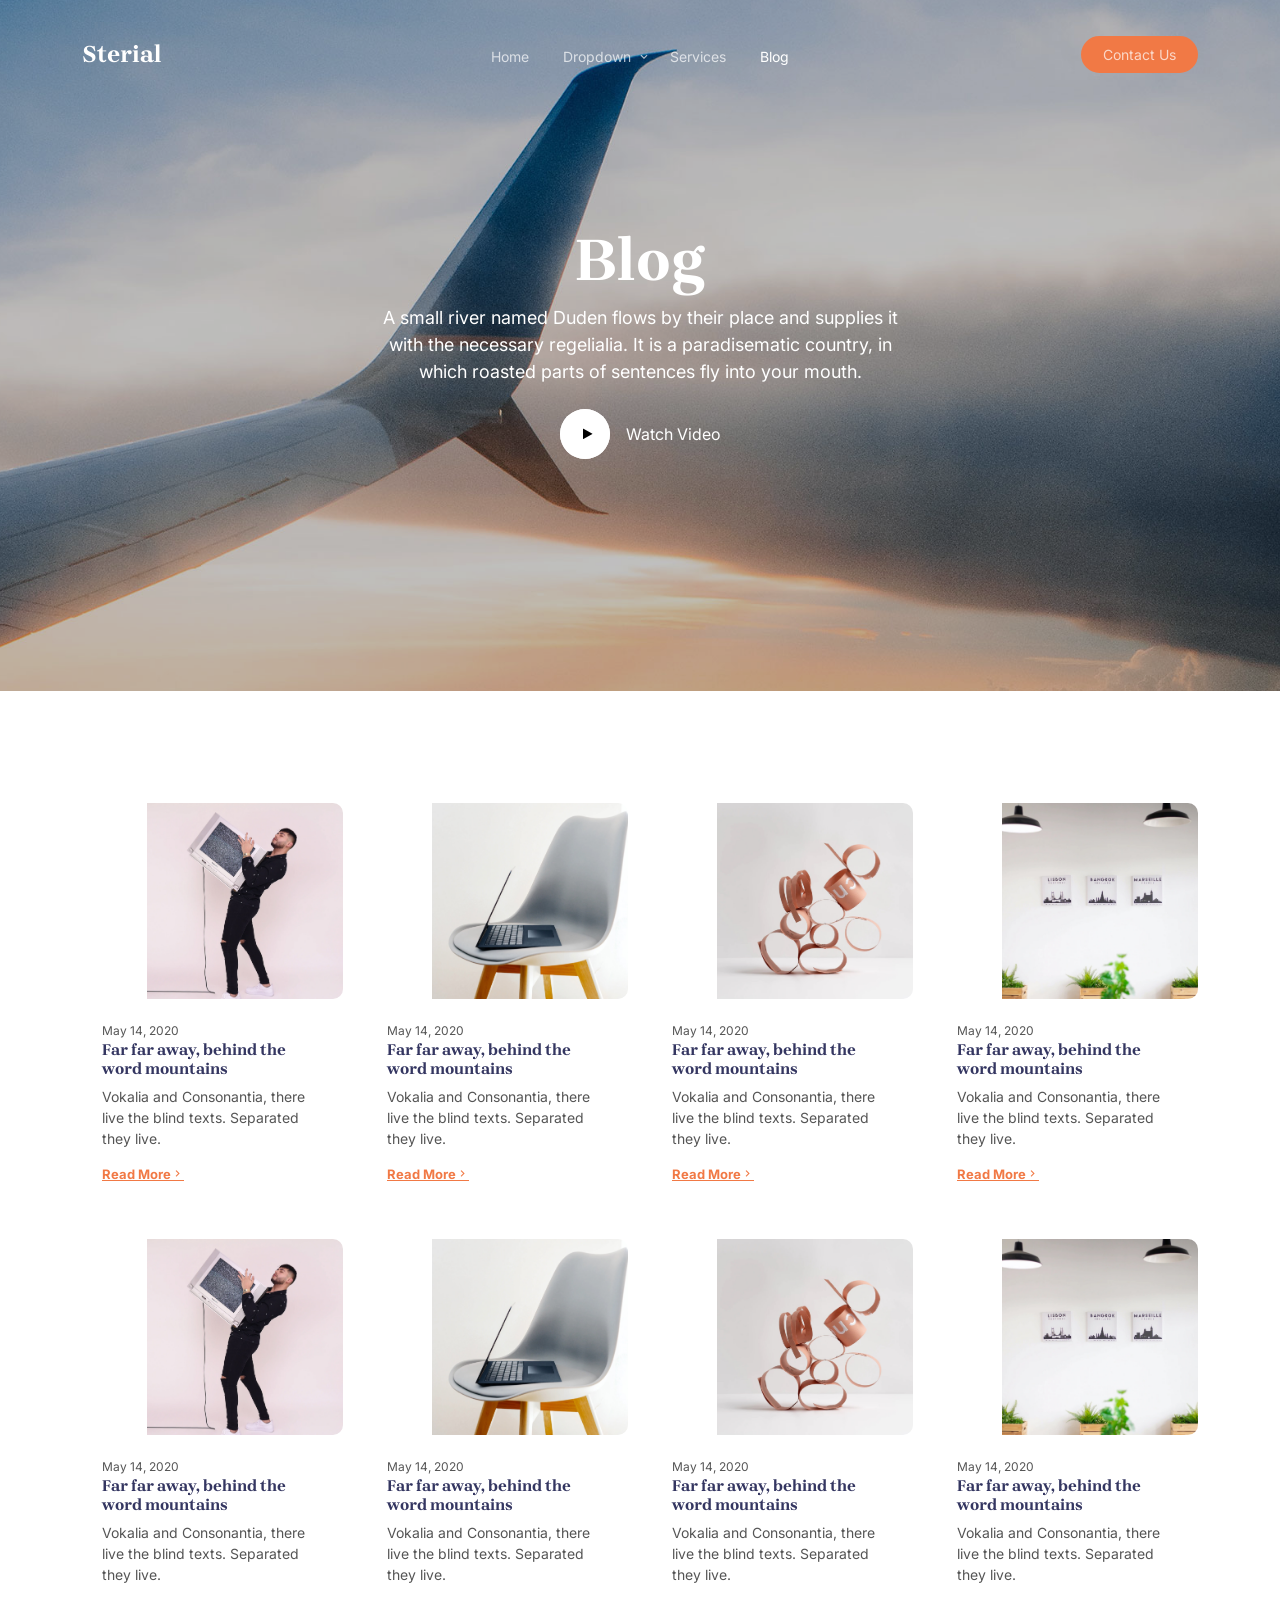
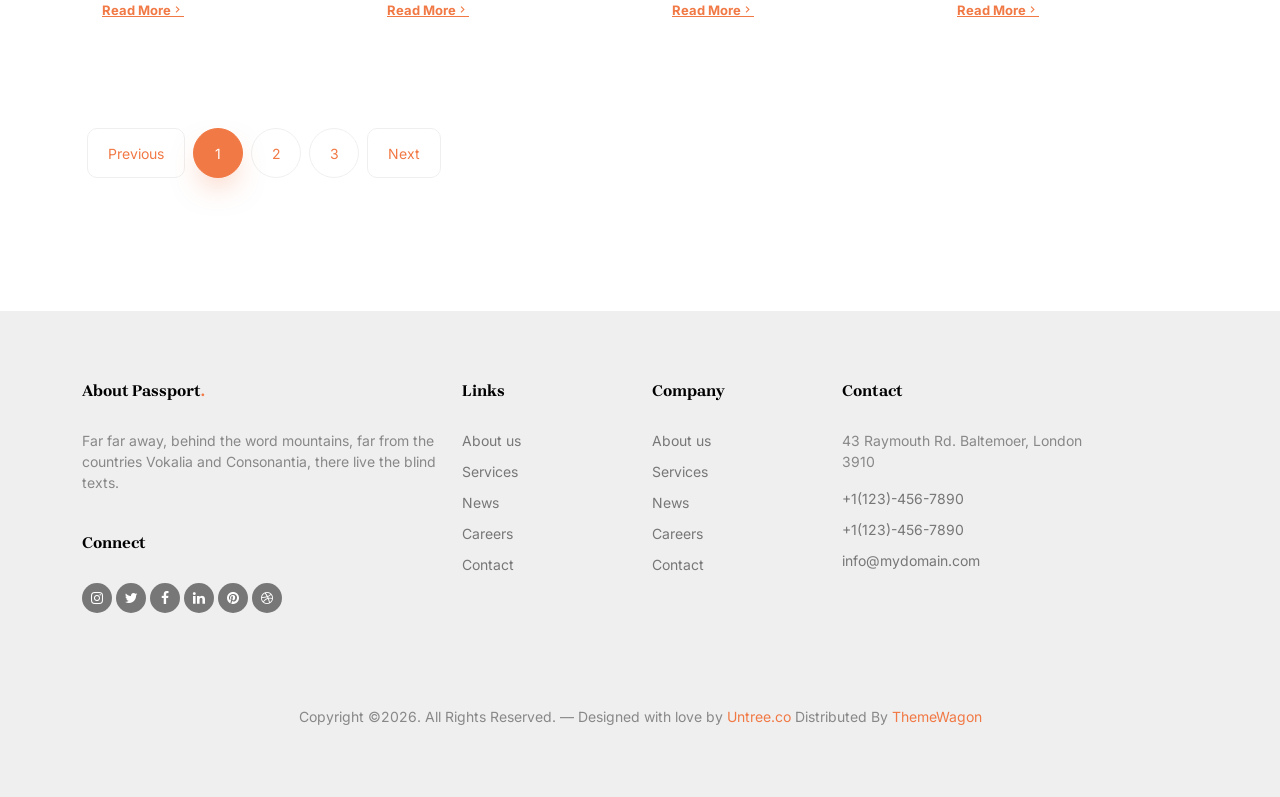
<file: blog.html>
<!-- /*
* Template Name: Sterial
* Template Author: Untree.co
* Tempalte URI: https://untree.co/
* License: https://creativecommons.org/licenses/by/3.0/
*/ -->
<!doctype html>
<html lang="en">
<head>
	<!-- Required meta tags -->
	<meta charset="utf-8">
	<meta name="viewport" content="width=device-width, initial-scale=1">
	
	<meta name="author" content="Untree.co">
	<link rel="shortcut icon" href="favicon.png">

	<meta name="description" content="" />
	<meta name="keywords" content="bootstrap, bootstrap5" />
	
	<link rel="preconnect" href="https://fonts.googleapis.com">
	<link rel="preconnect" href="https://fonts.gstatic.com" crossorigin>
	<link href="https://fonts.googleapis.com/css2?family=Brygada+1918:ital,wght@0,400;0,600;0,700;1,400&family=Inter:wght@400;700&display=swap" rel="stylesheet">

	<link rel="stylesheet" href="fonts/icomoon/style.css">
	<link rel="stylesheet" href="fonts/flaticon/font/flaticon.css">

	<link rel="stylesheet" href="css/tiny-slider.css">
	<link rel="stylesheet" href="css/aos.css">
	<link rel="stylesheet" href="css/flatpickr.min.css">
	<link rel="stylesheet" href="css/glightbox.min.css">
	<link rel="stylesheet" href="css/style.css">


	<title>Sterial &mdash; Free Bootstrap 5 Website Template by Untree.co </title>
</head>
<body>

	<div class="site-mobile-menu site-navbar-target">
		<div class="site-mobile-menu-header">
			<div class="site-mobile-menu-close">
				<span class="icofont-close js-menu-toggle"></span>
			</div>
		</div>
		<div class="site-mobile-menu-body"></div>
	</div>

	<nav class="site-nav mt-3">
		<div class="container">

			<div class="site-navigation">
				<div class="row">
					<div class="col-6 col-lg-3">
						<a href="index.html" class="logo m-0 float-start">Sterial</a>
					</div>
					<div class="col-lg-6 d-none d-lg-inline-block text-center nav-center-wrap">
						<ul class="js-clone-nav  text-center site-menu p-0 m-0">
							<li><a href="index.html">Home</a></li>
							
							<li class="has-children">
								<a href="#">Dropdown</a>
								<ul class="dropdown">
									<li><a href="#">Menu One</a></li>
									<li class="has-children">
										<a href="#">Menu Two</a>
										<ul class="dropdown">
											<li><a href="#">Sub Menu One</a></li>
											<li><a href="#">Sub Menu Two</a></li>
											<li><a href="#">Sub Menu Three</a></li>
										</ul>
									</li>
									<li><a href="#">Menu Three</a></li>
								</ul>
							</li>
							<li><a href="nfpa-certification.html">Services</a></li>
							<li class="active"><a href="#">Blog</a></li>

						</ul>
					</div>
					<div class="col-6 col-lg-3 text-lg-end">
						<ul class="js-clone-nav d-none d-lg-inline-block text-end site-menu ">
							<li class="cta-button"><a href="contact.html">Contact Us</a></li>
						</ul>

						<a href="#" class="burger ms-auto float-end site-menu-toggle js-menu-toggle d-inline-block d-lg-none light" data-toggle="collapse" data-target="#main-navbar">
							<span></span>
						</a>
					</div>
				</div>
			</div>
			
		</div>
	</nav>

	

	<div class="hero overlay">

		<div class="img-bg rellax">
			<img src="images/hero_2.jpg" alt="Image" class="img-fluid">
		</div>
		<div class="container">
			<div class="row align-items-center justify-content-start">
				<div class="col-lg-6 mx-auto text-center">

					<h1 class="heading" data-aos="fade-up">Blog</h1>
					<p class="mb-4" data-aos="fade-up">A small river named Duden flows by their place and supplies it with the necessary regelialia. It is a paradisematic country, in which roasted parts of sentences fly into your mouth.</p>

					<div data-aos="fade-up">
						<a href="https://www.youtube.com/watch?v=5n-e6lOhVq0" class="play-button glightbox3 w-100 text-center" >
							<div class="d-inline-flex align-items-center ">
								<span class="icon-button me-3">
									<span class="icon-play"></span>
								</span>
								<span class="caption">Watch Video</span>
							</div>
						</a>
					</div>
				</div>
			</div>
		</div>

		
	</div>



	<div class="section">
		<div class="container">

			
			<div class="row align-items-stretch">
				<div class="col-6 col-sm-6 col-md-6 col-lg-3 mb-4" data-aos="fade-up" data-aos-delay="100">
					<div class="media-entry">
						<a href="index.html">
							<img src="images/gal_1.jpg" alt="Image" class="img-fluid">
						</a>
						<div class="bg-white m-body">
							<span class="date">May 14, 2020</span>
							<h3><a href="index.html">Far far away, behind the word mountains</a></h3>
							<p>Vokalia and Consonantia, there live the blind texts. Separated they live.</p>

							<a href="single.html" class="more d-flex align-items-center float-start">
								<span class="label">Read More</span>
								<span class="arrow"><span class="icon-keyboard_arrow_right"></span></span>
							</a>
						</div>
					</div>
				</div>
				<div class="col-6 col-sm-6 col-md-6 col-lg-3 mb-4" data-aos="fade-up" data-aos-delay="200">
					<div class="media-entry">
						<a href="index.html">
							<img src="images/gal_2.jpg" alt="Image" class="img-fluid">
						</a>
						<div class="bg-white m-body">
							<span class="date">May 14, 2020</span>
							<h3><a href="index.html">Far far away, behind the word mountains</a></h3>
							<p>Vokalia and Consonantia, there live the blind texts. Separated they live.</p>

							<a href="single.html" class="more d-flex align-items-center float-start">
								<span class="label">Read More</span>
								<span class="arrow"><span class="icon-keyboard_arrow_right"></span></span>
							</a>
						</div>
					</div>
				</div>
				<div class="col-6 col-sm-6 col-md-6 col-lg-3 mb-4" data-aos="fade-up" data-aos-delay="300">
					<div class="media-entry">
						<a href="index.html">
							<img src="images/gal_3.jpg" alt="Image" class="img-fluid">
						</a>
						<div class="bg-white m-body">
							<span class="date">May 14, 2020</span>
							<h3><a href="index.html">Far far away, behind the word mountains</a></h3>
							<p>Vokalia and Consonantia, there live the blind texts. Separated they live.</p>
							<a href="single.html" class="more d-flex align-items-center float-start">
								<span class="label">Read More</span>
								<span class="arrow"><span class="icon-keyboard_arrow_right"></span></span>
							</a>
						</div>
					</div>
				</div>
				<div class="col-6 col-sm-6 col-md-6 col-lg-3 mb-4" data-aos="fade-up" data-aos-delay="400">
					<div class="media-entry">
						<a href="index.html">
							<img src="images/gal_4.jpg" alt="Image" class="img-fluid">
						</a>
						<div class="bg-white m-body">
							<span class="date">May 14, 2020</span>
							<h3><a href="index.html">Far far away, behind the word mountains</a></h3>
							<p>Vokalia and Consonantia, there live the blind texts. Separated they live.</p>
							<a href="single.html" class="more d-flex align-items-center float-start">
								<span class="label">Read More</span>
								<span class="arrow"><span class="icon-keyboard_arrow_right"></span></span>
							</a>
						</div>
					</div>
				</div>

				<div class="col-6 col-sm-6 col-md-6 col-lg-3 mb-4" data-aos="fade-up" data-aos-delay="100">
					<div class="media-entry">
						<a href="index.html">
							<img src="images/gal_1.jpg" alt="Image" class="img-fluid">
						</a>
						<div class="bg-white m-body">
							<span class="date">May 14, 2020</span>
							<h3><a href="index.html">Far far away, behind the word mountains</a></h3>
							<p>Vokalia and Consonantia, there live the blind texts. Separated they live.</p>

							<a href="single.html" class="more d-flex align-items-center float-start">
								<span class="label">Read More</span>
								<span class="arrow"><span class="icon-keyboard_arrow_right"></span></span>
							</a>
						</div>
					</div>
				</div>
				<div class="col-6 col-sm-6 col-md-6 col-lg-3 mb-4" data-aos="fade-up" data-aos-delay="200">
					<div class="media-entry">
						<a href="index.html">
							<img src="images/gal_2.jpg" alt="Image" class="img-fluid">
						</a>
						<div class="bg-white m-body">
							<span class="date">May 14, 2020</span>
							<h3><a href="index.html">Far far away, behind the word mountains</a></h3>
							<p>Vokalia and Consonantia, there live the blind texts. Separated they live.</p>

							<a href="single.html" class="more d-flex align-items-center float-start">
								<span class="label">Read More</span>
								<span class="arrow"><span class="icon-keyboard_arrow_right"></span></span>
							</a>
						</div>
					</div>
				</div>
				<div class="col-6 col-sm-6 col-md-6 col-lg-3 mb-4" data-aos="fade-up" data-aos-delay="300">
					<div class="media-entry">
						<a href="index.html">
							<img src="images/gal_3.jpg" alt="Image" class="img-fluid">
						</a>
						<div class="bg-white m-body">
							<span class="date">May 14, 2020</span>
							<h3><a href="index.html">Far far away, behind the word mountains</a></h3>
							<p>Vokalia and Consonantia, there live the blind texts. Separated they live.</p>
							<a href="single.html" class="more d-flex align-items-center float-start">
								<span class="label">Read More</span>
								<span class="arrow"><span class="icon-keyboard_arrow_right"></span></span>
							</a>
						</div>
					</div>
				</div>
				<div class="col-6 col-sm-6 col-md-6 col-lg-3 mb-4" data-aos="fade-up" data-aos-delay="400">
					<div class="media-entry">
						<a href="index.html">
							<img src="images/gal_4.jpg" alt="Image" class="img-fluid">
						</a>
						<div class="bg-white m-body">
							<span class="date">May 14, 2020</span>
							<h3><a href="index.html">Far far away, behind the word mountains</a></h3>
							<p>Vokalia and Consonantia, there live the blind texts. Separated they live.</p>
							<a href="single.html" class="more d-flex align-items-center float-start">
								<span class="label">Read More</span>
								<span class="arrow"><span class="icon-keyboard_arrow_right"></span></span>
							</a>
						</div>
					</div>
				</div>



				<nav class="mt-5" aria-label="Page navigation example" data-aos="fade-up" data-aos-delay="100">
					<ul class="custom-pagination pagination">
						<li class="page-item prev"><a class="page-link" href="#">Previous</a></li>
						<li class="page-item active"><a class="page-link" href="#">1</a></li>
						<li class="page-item"><a class="page-link" href="#">2</a></li>
						<li class="page-item"><a class="page-link" href="#">3</a></li>
						<li class="page-item next"><a class="page-link" href="#">Next</a></li>
					</ul>
				</nav>
			</div>	
		</div>		
	</div>


	<div class="site-footer">
		<div class="container">

			<div class="row">
				<div class="col-lg-4">
					<div class="widget">
						<h3>About Passport<span class="text-primary">.</span> </h3>
						<p>Far far away, behind the word mountains, far from the countries Vokalia and Consonantia, there live the blind texts.</p>
					</div> <!-- /.widget -->
					<div class="widget">
						<h3>Connect</h3>
						<ul class="list-unstyled social">
							<li><a href="#"><span class="icon-instagram"></span></a></li>
							<li><a href="#"><span class="icon-twitter"></span></a></li>
							<li><a href="#"><span class="icon-facebook"></span></a></li>
							<li><a href="#"><span class="icon-linkedin"></span></a></li>
							<li><a href="#"><span class="icon-pinterest"></span></a></li>
							<li><a href="#"><span class="icon-dribbble"></span></a></li>
						</ul>
					</div> <!-- /.widget -->
				</div> <!-- /.col-lg-3 -->

				<div class="col-lg-2 ml-auto">
					<div class="widget">
						<h3>Links</h3>
						<ul class="list-unstyled float-left links">
							<li><a href="#">About us</a></li>
							<li><a href="#">Services</a></li>
							<li><a href="#">News</a></li>
							<li><a href="#">Careers</a></li>
							<li><a href="#">Contact</a></li>
						</ul>
					</div> <!-- /.widget -->
				</div> <!-- /.col-lg-3 -->

				<div class="col-lg-2">
					<div class="widget">
						<h3>Company</h3>
						<ul class="list-unstyled float-left links">
							<li><a href="#">About us</a></li>
							<li><a href="#">Services</a></li>
							<li><a href="#">News</a></li>
							<li><a href="#">Careers</a></li>
							<li><a href="#">Contact</a></li>
						</ul>
					</div> <!-- /.widget -->
				</div> <!-- /.col-lg-3 -->


				<div class="col-lg-3">
					<div class="widget">
						<h3>Contact</h3>
						<address>43 Raymouth Rd. Baltemoer, London 3910</address>
						<ul class="list-unstyled links mb-4">
							<li><a href="tel://11234567890">+1(123)-456-7890</a></li>
							<li><a href="tel://11234567890">+1(123)-456-7890</a></li>
							<li><a href="mailto:info@mydomain.com">info@mydomain.com</a></li>
						</ul>
					</div> <!-- /.widget -->
				</div> <!-- /.col-lg-3 -->

			</div> <!-- /.row -->

			<div class="row mt-5">
				<div class="col-12 text-center">
					<p class="mb-0">Copyright &copy;<script>document.write(new Date().getFullYear());</script>. All Rights Reserved. &mdash; Designed with love by <a href="https://untree.co">Untree.co</a> <!-- License information: https://untree.co/license/ --> Distributed By <a href="https:/themewagon.com" target="_blank">ThemeWagon</a>
					</p>
				</div>
			</div> <!-- /.container -->
		</div> <!-- /.site-footer -->

		<!-- Preloader -->
		<div id="overlayer"></div>
		<div class="loader">
			<div class="spinner-border text-primary" role="status">
				<span class="visually-hidden">Loading...</span>
			</div>
		</div>


		<script src="js/bootstrap.bundle.min.js"></script>
		<script src="js/tiny-slider.js"></script>
		<script src="js/aos.js"></script>
		<script src="js/navbar.js"></script>
		<script src="js/counter.js"></script>
		<script src="js/rellax.js"></script>
		<script src="js/flatpickr.js"></script>
		<script src="js/glightbox.min.js"></script>
		<script src="js/custom.js"></script>
	</body>
	</html>
</file>
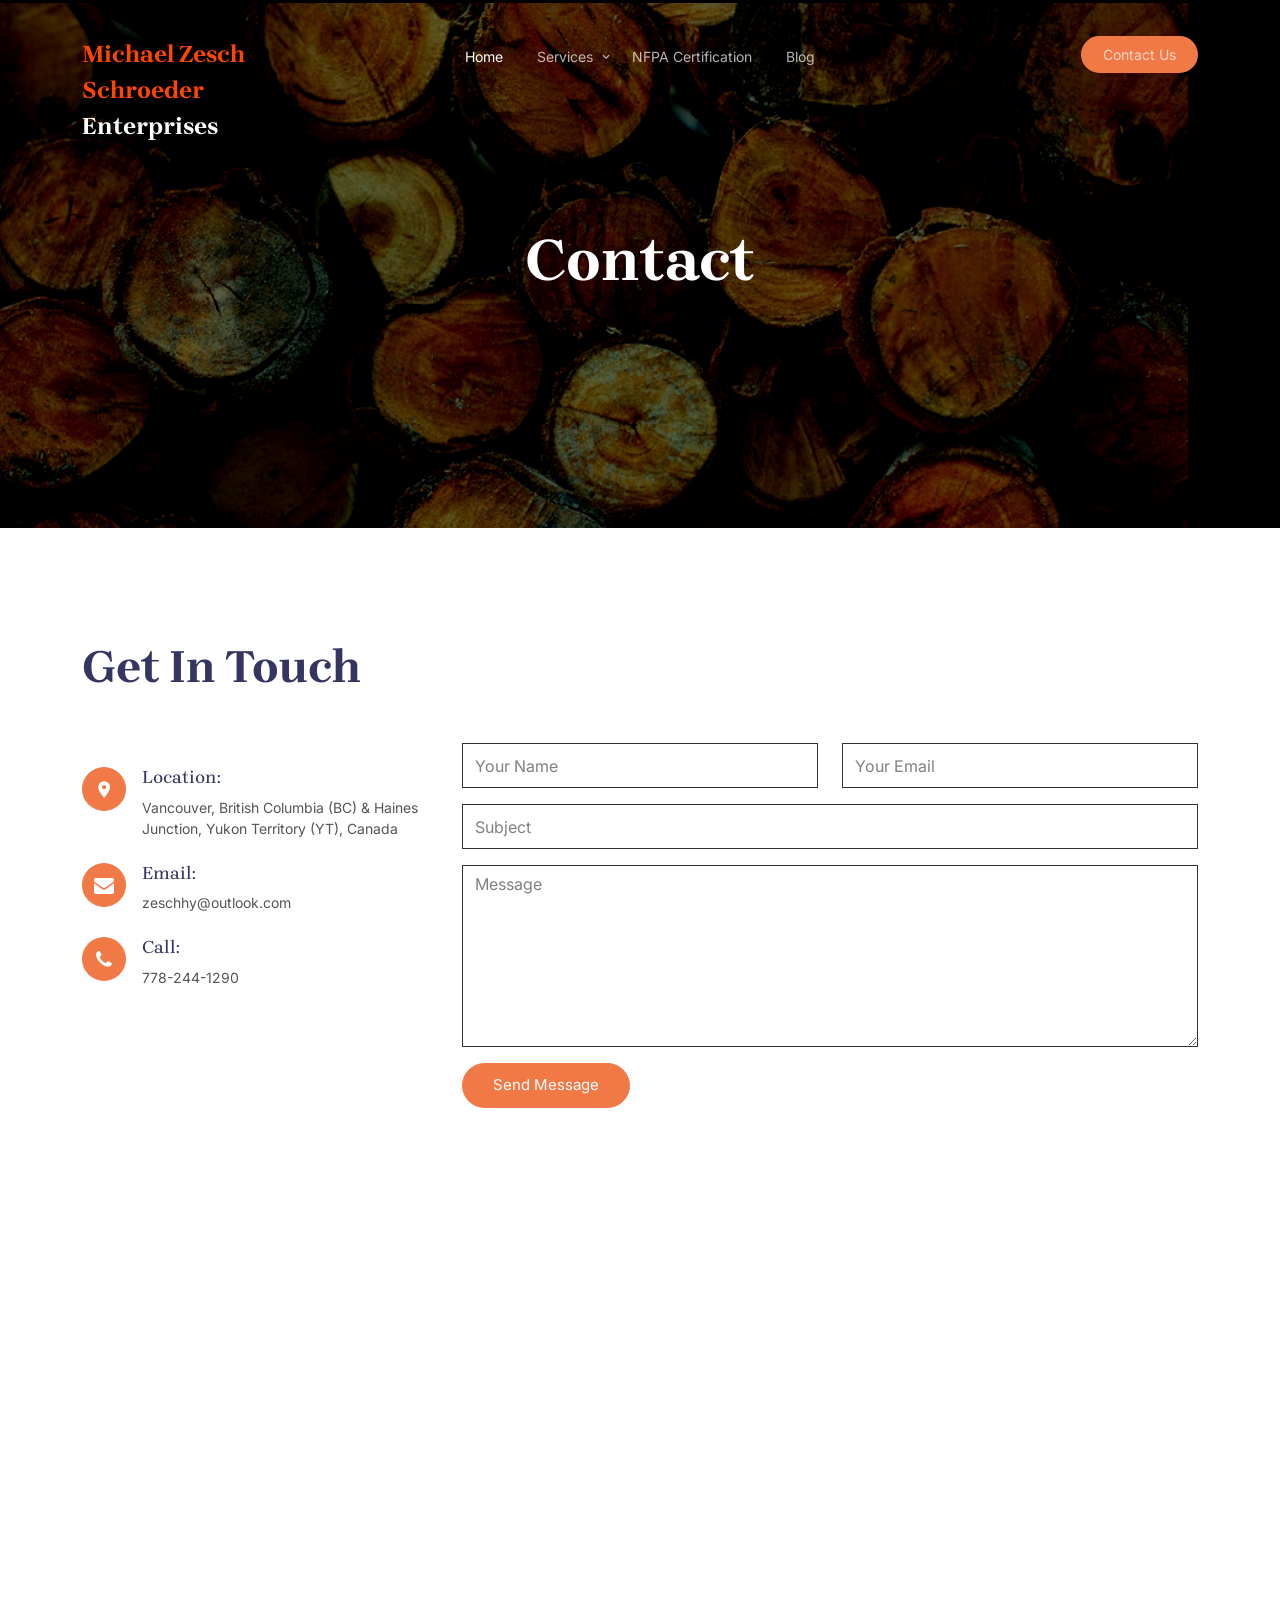
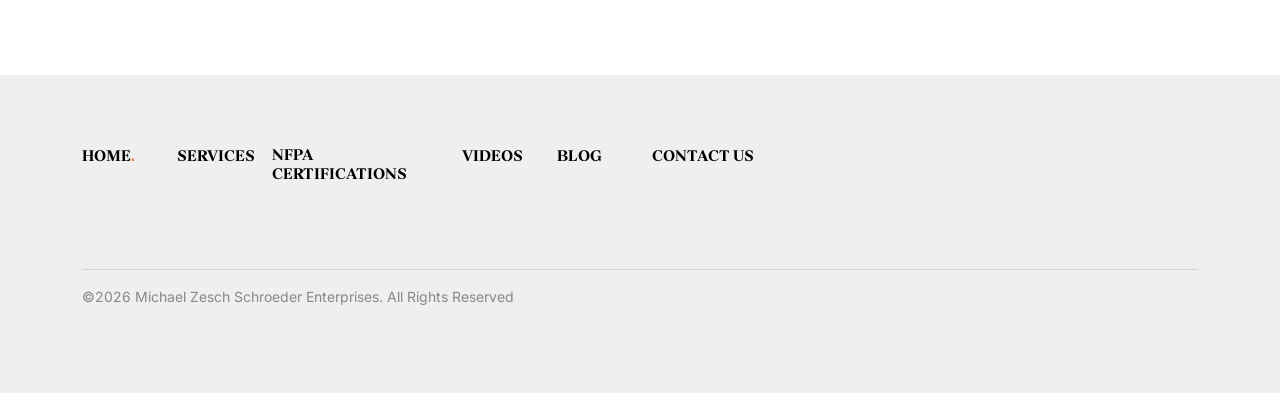
<file: contact.html>
<!-- /*
* Template Name: Sterial
* Template Author: Untree.co
* Tempalte URI: https://untree.co/
* License: https://creativecommons.org/licenses/by/3.0/
*/ -->
<!doctype html>
<html lang="en">
	<head>
		<!-- Required meta tags -->
		<meta charset="utf-8">
		<meta name="viewport" content="width=device-width, initial-scale=1">
		
		<meta name="author" content="Untree.co">
		<link rel="shortcut icon" href="favicon.png">
	
		<meta name="description" content="" />
		<meta name="keywords" content="bootstrap, bootstrap5" />
		
		<link rel="preconnect" href="https://fonts.googleapis.com">
		<link rel="preconnect" href="https://fonts.gstatic.com" crossorigin>
		<link href="https://fonts.googleapis.com/css2?family=Brygada+1918:ital,wght@0,400;0,600;0,700;1,400&family=Inter:wght@400;700&display=swap" rel="stylesheet">
	
		<link rel="stylesheet" href="fonts/icomoon/style.css">
		<link rel="stylesheet" href="fonts/flaticon/font/flaticon.css">
	
		<link rel="stylesheet" href="css/tiny-slider.css">
		<link rel="stylesheet" href="css/aos.css">
		<link rel="stylesheet" href="css/flatpickr.min.css">
		<link rel="stylesheet" href="css/glightbox.min.css">
		<link rel="stylesheet" href="css/style.css">
	
	
		<title>Michael Zesch Schroeder Enterprises</title>
	</head>
<body>

	<div class="site-mobile-menu site-navbar-target">
		<div class="site-mobile-menu-header">
			<div class="site-mobile-menu-close">
				<span class="icofont-close js-menu-toggle"></span>
			</div>
		</div>
		<div class="site-mobile-menu-body"></div>
	</div>

	<nav class="site-nav mt-3">
		<div class="container">

			<div class="site-navigation">
				<div class="row">
					<div class="col-6 col-lg-3">
						<a href="index.html" class="logo m-0 float-start"><span style="color: orangered;">Michael Zesch Schroeder </span><span>Enterprises</span></a>
					</div>
					<div class="col-lg-6 d-none d-lg-inline-block text-center nav-center-wrap">
						<ul class="js-clone-nav  text-center site-menu p-0 m-0">
							<li class="active"><a href="index.html">Home</a></li>
							<li class="has-children">
								<a href="#">Services</a>
								<ul class="dropdown">
									<li><a href="logging.html">Logging</a></li>
									<hr>
									<li><a href="timber-stand-improvement-tsi.html">Timber Stand Improvement (TSI)</a></li>
									<hr>
									<li><a href="timber-management.html">Timber Management</a></li>
									<hr>
									<li><a href="timber-purchasing.html">Timber Purchasing</a></li>
								</ul>
							</li>
							<li><a href="nfpa-certification.html">NFPA Certification</a></li>
														
													
							<li><a href="#">Blog</a></li>

						</ul>
					</div>
					<div class="col-6 col-lg-3 text-lg-end">
						<ul class="js-clone-nav d-none d-lg-inline-block text-end site-menu ">
							<li class="cta-button"><a href="contact.html">Contact Us</a></li>
						</ul>

						<a href="#" class="burger ms-auto float-end site-menu-toggle js-menu-toggle d-inline-block d-lg-none light" data-toggle="collapse" data-target="#main-navbar">
							<span></span>
						</a>
					</div>
				</div>
			</div>
			
		</div>
	</nav>
	

	

	<div class="hero overlay">
		<div class="img-bg rellax">
			<img src="images/logss.jpg" alt="Image" class="img-fluid">
		</div>
		<div class="container">
			<div class="row align-items-center justify-content-start">
				<div class="col-lg-6 mx-auto text-center">
					<h1 class="heading" data-aos="fade-up">Contact</h1>
				</div>
			</div>
		</div>
	</div>

	<div class="section">
		<div class="container">
			<div class="row">
				<div class="col-12"	data-aos="fade-up" data-aos-delay="0">
					
					<h2 class="heading mb-5">Get In Touch</h2>
				</div>
			</div>
			<div class="row">
				<div class="col-lg-4 mb-5 mb-lg-0" data-aos="fade-up" data-aos-delay="100">
					<div class="contact-info">

						<div class="address mt-4">
							<i class="icon-room"></i>
							<h4 class="mb-2">Location:</h4>
							<p>Vancouver, British Columbia (BC) & Haines Junction, Yukon Territory (YT), Canada</p>
						</div>

						<!--  -->

						<div class="email mt-4">
							<i class="icon-envelope"></i>
							<h4 class="mb-2">Email:</h4>
							<p>zeschhy@outlook.com</p>
						</div>

						<div class="phone mt-4">
							<i class="icon-phone"></i>
							<h4 class="mb-2">Call:</h4>
							<p>778-244-1290</p>
						</div>

					</div>
				</div>
				<div class="col-lg-8" data-aos="fade-up" data-aos-delay="200">
					<form action="#">
						<div class="row">
							<div class="col-6 mb-3">
								<input type="text" class="form-control" placeholder="Your Name">
							</div>
							<div class="col-6 mb-3">
								<input type="email" class="form-control" placeholder="Your Email">
							</div>
							<div class="col-12 mb-3">
								<input type="text" class="form-control" placeholder="Subject">
							</div>
							<div class="col-12 mb-3">
								<textarea name="" id="" cols="30" rows="7" class="form-control" placeholder="Message"></textarea>
							</div>

							<div class="col-12">
								<input type="submit" value="Send Message" class="btn btn-primary">
							</div>
						</div>
					</form>
				</div>
			</div>
		</div>
	</div> <!-- /.untree_co-section -->
	<div class="">
		<iframe src="https://www.google.com/maps/embed?pb=!1m18!1m12!1m3!1d31172.400638220508!2d-137.56488851063762!3d60.77032400058112!2m3!1f0!2f0!3f0!3m2!1i1024!2i768!4f13.1!3m3!1m2!1s0x5153380039d607f5%3A0xa5d678734ba642a6!2sHaines%20Junction%2C%20YT%2C%20Canada!5e0!3m2!1sen!2sgh!4v1782211436047!5m2!1sen!2sgh" width="1900" height="450" style="border:0;" allowfullscreen="" loading="lazy" referrerpolicy="no-referrer-when-downgrade"></iframe>
	  </div>

	<div class="site-footer">
		<div class="container">

			<div class="row">
				<div class="col-lg-1">
					<div class="widget">
						<a href="index.html">

							<h3>HOME<span class="text-primary">.</span> </h3>
						</a>
						
					</div> <!-- /.widget -->
					
				</div> <!-- /.col-lg-3 -->

				<div class="col-lg-1 ml-auto">
					<div class="widget">
						<a href="logging.html">

							<h3>SERVICES</h3>
						</a>
						
					</div> <!-- /.widget -->
				</div> <!-- /.col-lg-3 -->

				<div class="col-lg-2">
					<div class="widget">
						<a href="nfpa-certification.html">
							<h3>NFPA CERTIFICATIONS</h3>

						</a>
						
					</div> <!-- /.widget -->
				</div> <!-- /.col-lg-3 -->


				<div class="col-lg-1">
					<div class="widget">
						<a href="#">

							<h3>VIDEOS</h3>
						</a>
						
					</div> <!-- /.widget -->
				</div>
				
				<div class="col-lg-1">
					<div class="widget">
						<a href="#">

							<h3>BLOG</h3>
						</a>
						
					</div> <!-- /.widget -->
				</div>
				<div class="col-lg-2">
					<div class="widget">
						<a href="contact.html">

							<h3>CONTACT US</h3>
						</a>
						
					</div> <!-- /.widget -->
				</div>
				<!-- /.col-lg-3 -->

			</div>
			<hr>

			<p>
				&copy;<script>document.write(new Date().getFullYear());</script> Michael Zesch Schroeder Enterprises. All Rights Reserved</p>
			<!-- /.row -->

			
		</div> <!-- /.site-footer -->

		<!-- Preloader -->
		<div id="overlayer"></div>
		<div class="loader">
			<div class="spinner-border text-primary" role="status">
				<span class="visually-hidden">Loading...</span>
			</div>
		</div>


		<script src="js/bootstrap.bundle.min.js"></script>
		<script src="js/tiny-slider.js"></script>
		<script src="js/aos.js"></script>
		<script src="js/navbar.js"></script>
		<script src="js/counter.js"></script>
		<script src="js/rellax.js"></script>
		<script src="js/flatpickr.js"></script>
		<script src="js/glightbox.min.js"></script>
		<script src="js/custom.js"></script>
	</body>
	</html>
</file>
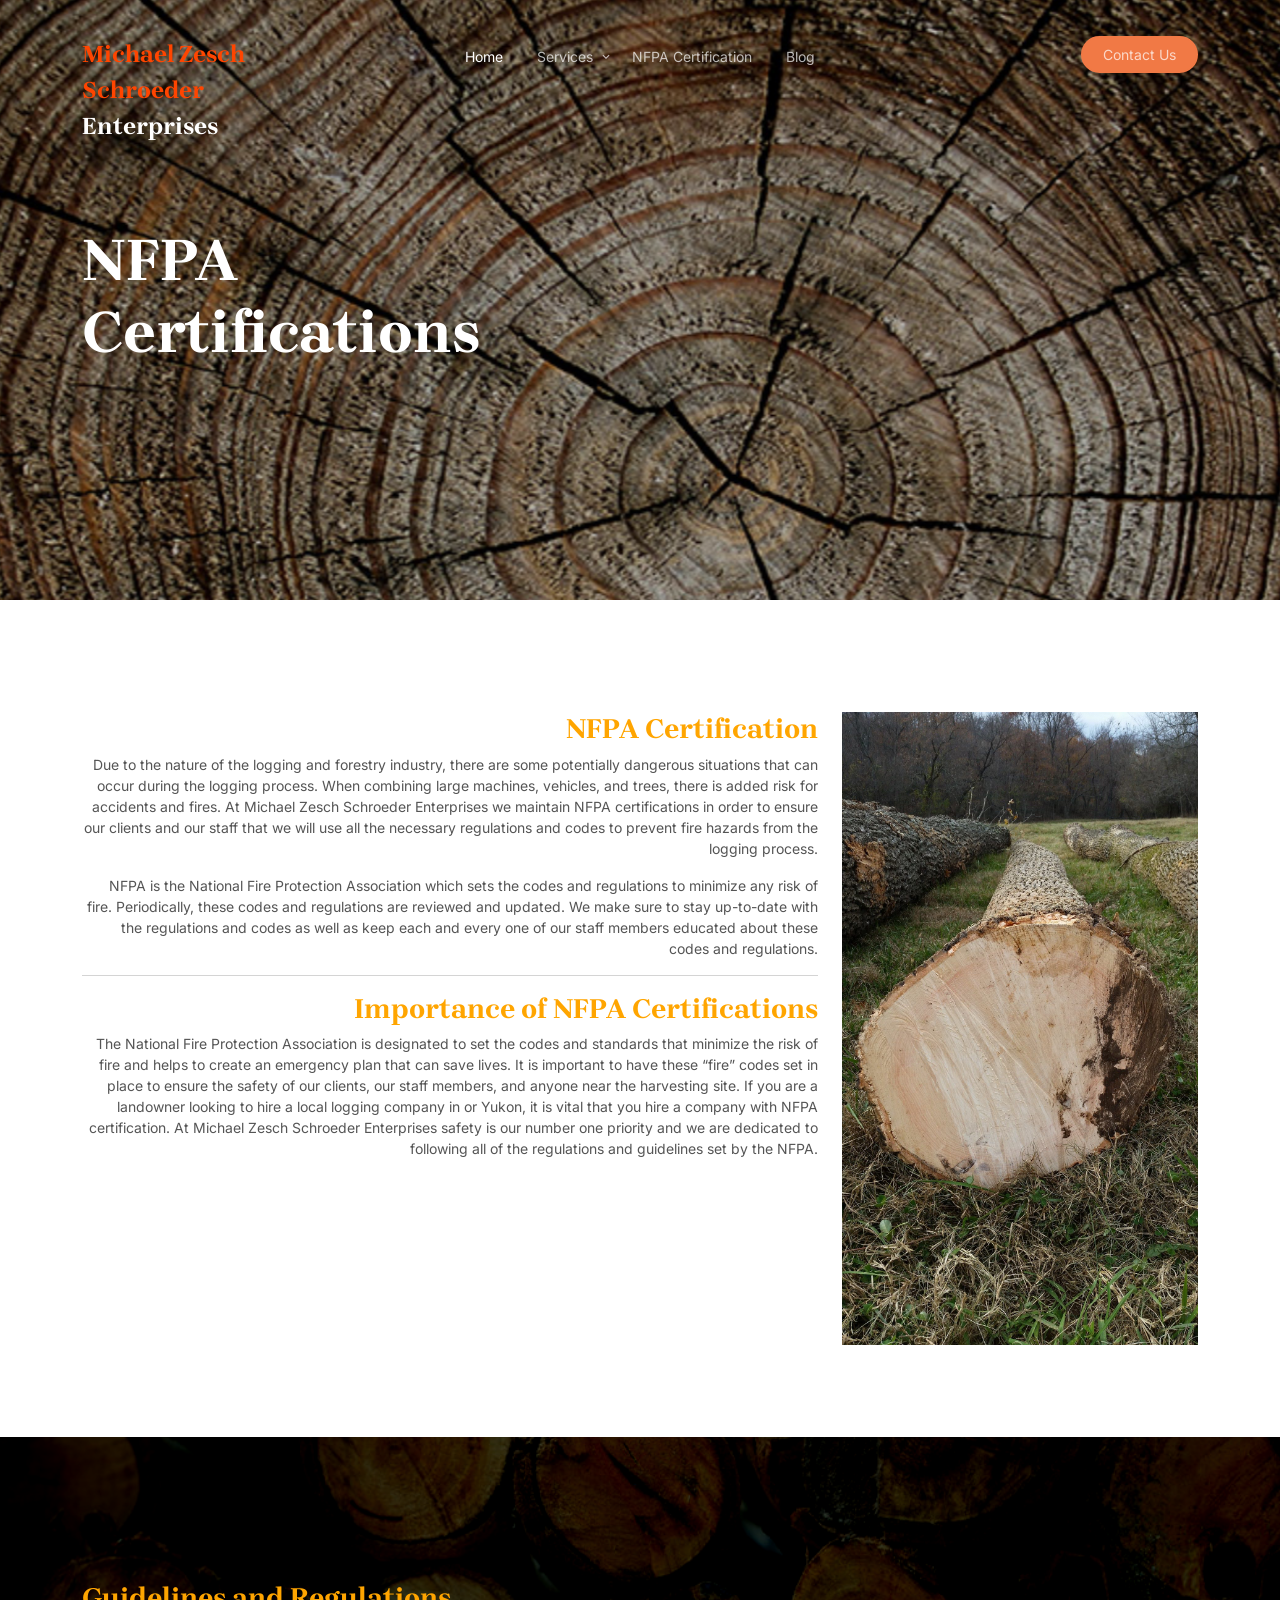
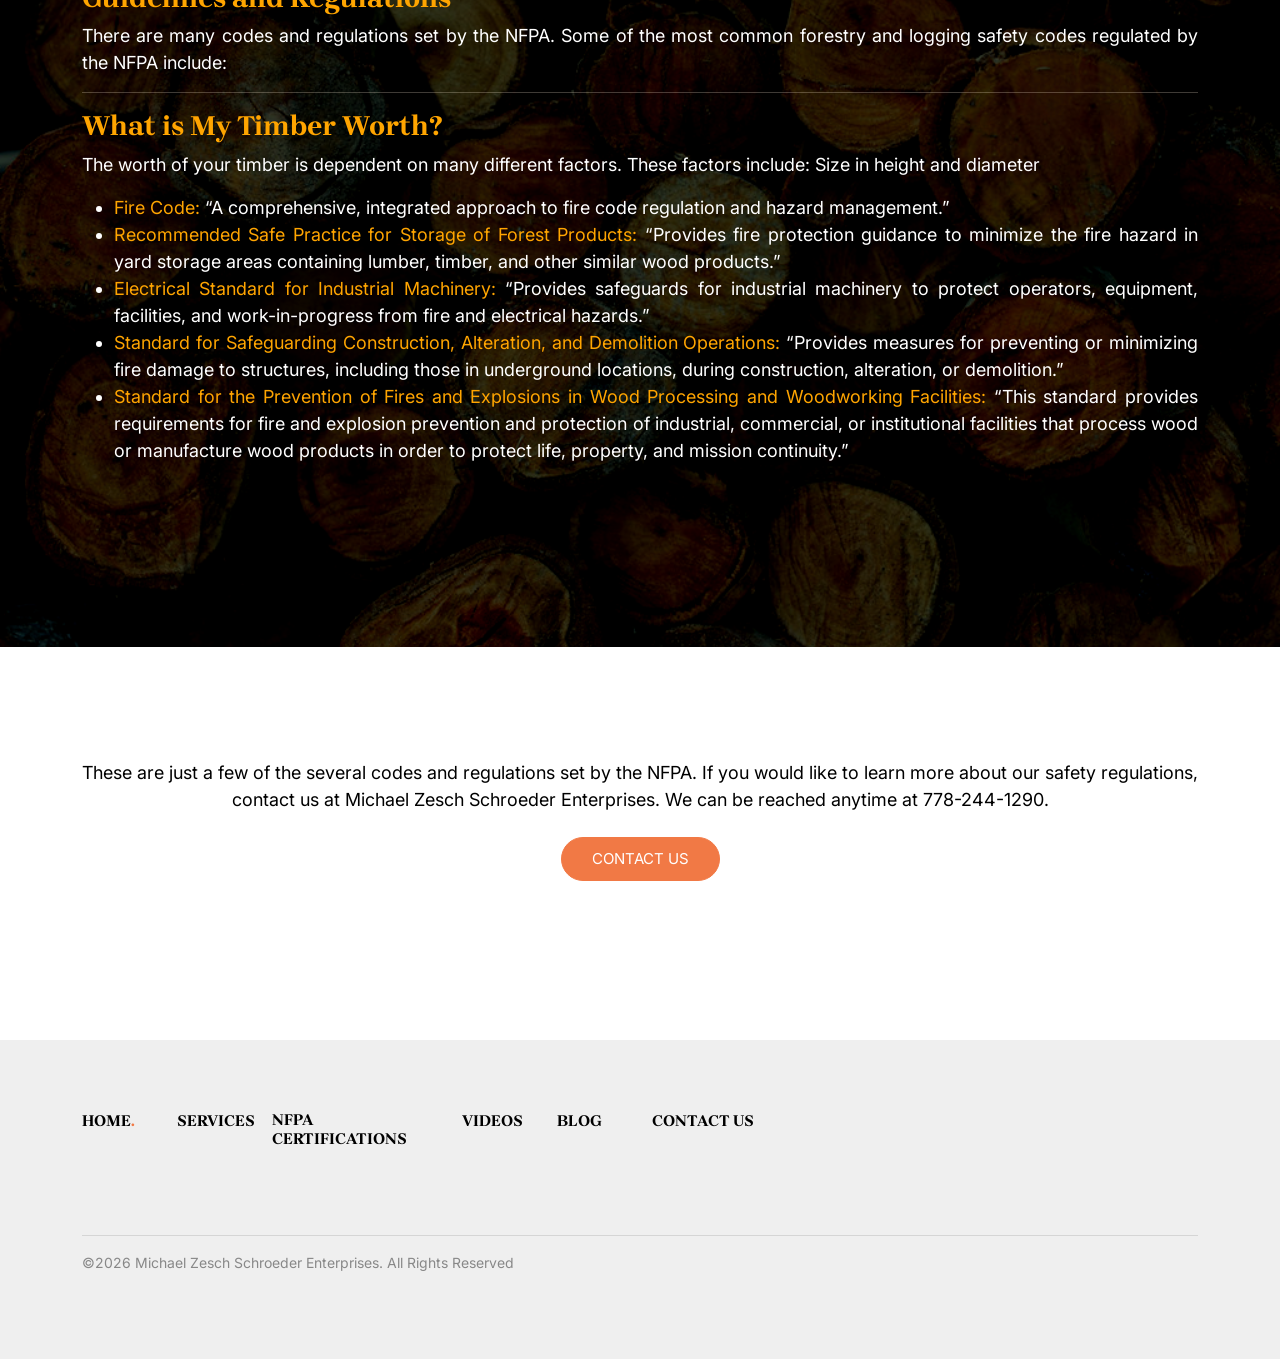
<file: nfpa-certification.html>
<!-- /*
* Template Name: Sterial
* Template Author: Untree.co
* Tempalte URI: https://untree.co/
* License: https://creativecommons.org/licenses/by/3.0/
*/ -->
<!doctype html>
<html lang="en">
<head>
	<!-- Required meta tags -->
	<meta charset="utf-8">
	<meta name="viewport" content="width=device-width, initial-scale=1">
	
	<meta name="author" content="Untree.co">
	<link rel="shortcut icon" href="favicon.png">

	<meta name="description" content="" />
	<meta name="keywords" content="bootstrap, bootstrap5" />
	
	<link rel="preconnect" href="https://fonts.googleapis.com">
	<link rel="preconnect" href="https://fonts.gstatic.com" crossorigin>
	<link href="https://fonts.googleapis.com/css2?family=Brygada+1918:ital,wght@0,400;0,600;0,700;1,400&family=Inter:wght@400;700&display=swap" rel="stylesheet">

	<link rel="stylesheet" href="fonts/icomoon/style.css">
	<link rel="stylesheet" href="fonts/flaticon/font/flaticon.css">

	<link rel="stylesheet" href="css/tiny-slider.css">
	<link rel="stylesheet" href="css/aos.css">
	<link rel="stylesheet" href="css/flatpickr.min.css">
	<link rel="stylesheet" href="css/glightbox.min.css">
	<link rel="stylesheet" href="css/style.css">


	<title>Michael Zesch Schroeder Enterprises</title>
</head>
<body>

	<div class="site-mobile-menu site-navbar-target">
		<div class="site-mobile-menu-header">
			<div class="site-mobile-menu-close">
				<span class="icofont-close js-menu-toggle"></span>
			</div>
		</div>
		<div class="site-mobile-menu-body"></div>
	</div>

	<nav class="site-nav mt-3">
		<div class="container">

			<div class="site-navigation">
				<div class="row">
					<div class="col-6 col-lg-3">
						<a href="index.html" class="logo m-0 float-start"><span style="color: orangered;">Michael Zesch Schroeder </span><span>Enterprises</span></a>
					</div>
					<div class="col-lg-6 d-none d-lg-inline-block text-center nav-center-wrap">
						<ul class="js-clone-nav  text-center site-menu p-0 m-0">
							<li class="active"><a href="index.html">Home</a></li>
							<li class="has-children">
								<a href="#">Services</a>
								<ul class="dropdown">
									<li><a href="logging.html">Logging</a></li>
									<hr>
									<li><a href="timber-stand-improvement-tsi.html">Timber Stand Improvement (TSI)</a></li>
									<hr>
									<li><a href="timber-management.html">Timber Management</a></li>
									<hr>
									<li><a href="timber-purchasing.html">Timber Purchasing</a></li>
								</ul>
							</li>
							<li><a href="nfpa-certification.html">NFPA Certification</a></li>
														
													
							<li><a href="#">Blog</a></li>

						</ul>
					</div>
					<div class="col-6 col-lg-3 text-lg-end">
						<ul class="js-clone-nav d-none d-lg-inline-block text-end site-menu ">
							<li class="cta-button"><a href="contact.html">Contact Us</a></li>
						</ul>

						<a href="#" class="burger ms-auto float-end site-menu-toggle js-menu-toggle d-inline-block d-lg-none light" data-toggle="collapse" data-target="#main-navbar">
							<span></span>
						</a>
					</div>
				</div>
			</div>
			
		</div>
	</nav>

	

	<div class="hero overlay">

		<div class="img-bg rellax">
			<img src="images/Logging-Service-Clear-Selective.jpg" alt="Image" class="img-fluid">
		</div>
		<div class="container">
			<div class="row align-items-center justify-content-start">
				<div class="col-lg-5">

					<h1 class="heading" data-aos="fade-up">NFPA Certifications</h1>

					
				</div>
			</div>
		</div>

		
	</div>

	<div class="section">
		
		<div class="container">
			<div class="row justify-content-between " >
					
				<div class="col-lg-4 mb-2 mb-lg-0 order-lg-2" data-aos="fade-up" >
					<img src="images/nfpa.jpg" alt="Image" class="img-fluid">
						
						
								
				</div>
			
				<div class="col-lg-8" data-aos="fade-up" data-aos-delay="100" style="text-align: right;">
					

					<h3 style="font-weight: bold; color: orange;">NFPA Certification</h3>
					<p>Due to the nature of the logging and forestry industry, there are some potentially dangerous situations that can occur during the logging process. When combining large machines, vehicles, and trees, there is added risk for accidents and fires. At Michael Zesch Schroeder Enterprises we maintain NFPA certifications in order to ensure our clients and our staff that we will use all the necessary regulations and codes to prevent fire hazards from the logging process.</p>
					<p>NFPA is the National Fire Protection Association which sets the codes and regulations to minimize any risk of fire. Periodically, these codes and regulations are reviewed and updated. We make sure to stay up-to-date with the regulations and codes as well as keep each and every one of our staff members educated about these codes and regulations.  </p>
					<hr>
					<h3 style="font-weight: bold; color: orange;">Importance of NFPA Certifications</h3>
					<p>The National Fire Protection Association is designated to set the codes and standards that minimize the risk of fire and helps to create an emergency plan that can save lives. It is important to have these “fire” codes set in place to ensure the safety of our clients, our staff members, and anyone near the harvesting site. If you are a landowner looking to hire a local logging company in  or Yukon, it is vital that you hire a company with NFPA certification. At Michael Zesch Schroeder Enterprises safety is our number one priority and we are dedicated to following all of the regulations and guidelines set by the NFPA.</p>			
				</div>	
			</div>
		</div>
	</div>


	


	<div class="section service-section-2" >
		<div class="container">
			<div class="row">

				<div style="padding-bottom: 2%;">
					<h3 style="font-weight: bold;" class="" data-aos="fade-up" data-aos-delay="1"><span style="color: orange;">Guidelines and Regulations</span></h3>						
					<p data-aos="fade-up" data-aos-delay="200" style="text-align: justify; color: white; font-size: large;">There are many codes and regulations set by the NFPA. Some of the most common forestry and logging safety codes regulated by the NFPA include:</p>
					<hr style="background-color: antiquewhite; border-block: 10%;">
					<h3 style="font-weight: bold;" class="" data-aos="fade-up" data-aos-delay="1"><span style="color: orange;">What is My Timber Worth?</span></h3>						
					<p data-aos="fade-up" data-aos-delay="200" style="text-align: justify; color: white; font-size: large;">The worth of your timber is dependent on many different factors. These factors include:

						Size in height and diameter</p>
						<ul style="text-align: justify; color: white; font-size: large;">
							<li> <span style="color: orange;">Fire Code:</span>  “A comprehensive, integrated approach to fire code regulation and hazard management.”</li>
							<li> <span style="color: orange;">Recommended Safe Practice for Storage of Forest Products:</span> “Provides fire protection guidance to minimize the fire hazard in yard storage areas containing lumber, timber, and other similar wood products.”</li>
							<li> <span style="color: orange;">Electrical Standard for Industrial Machinery:</span>  “Provides safeguards for industrial machinery to protect operators, equipment, facilities, and work-in-progress from fire and electrical hazards.”</li>
							<li> <span style="color: orange;">Standard for Safeguarding Construction, Alteration, and Demolition Operations:</span>  “Provides measures for preventing or minimizing fire damage to structures, including those in underground locations, during construction, alteration, or demolition.”</li>
							<li> <span style="color: orange;">Standard for the Prevention of Fires and Explosions in Wood Processing and Woodworking Facilities:</span>   “This standard provides requirements for fire and explosion prevention and protection of industrial, commercial, or institutional facilities that process wood or manufacture wood products in order to protect life, property, and mission continuity.”</li>
							
							
						</ul>	
				</div>

			</div>
		</div>
	</div>
	<div class="section">
		
		<div class="container">
			<div class="row justify-content-between align-items-center">
				<div style="padding-bottom: 2%;">
					<p data-aos="fade-up" data-aos-delay="200" style="text-align: center; color: black; font-size: large;">These are just a few of the several codes and regulations set by the NFPA. If you would like to learn more about our safety regulations, contact us at Michael Zesch Schroeder Enterprises. We can be reached anytime at 778-244-1290.</p>
					<center>
						<p class="my-4 align-items-center" data-aos="fade-up" data-aos-delay="200"><a href="contact.html"  class="btn btn-primary align-items-center" >CONTACT US</a></p>
					</center>
				</div>
				<!-- <br><br><hr><br><br>
				<div class="col-lg-5 mb-4 mb-lg-0 order-lg-2" data-aos="fade-up">
					<img src="images/sky-wood.jpg" alt="Image" class="img-fluid">
				</div> -->
				<!-- <div class="col-lg-7" data-aos="fade-up" data-aos-delay="100" style="text-align: right;">
					<h4 style="color: orange; font-weight: bold; ">Contact Us Today for More Information About Our Services</h4>
				
					<p>If you are interested in Timber Stand Improvement (TSI), contact us today at 778-244-1290. We are looking forward to working with you to improve the health and growth of your forest</p>
					<p class="my-4" data-aos="fade-up" data-aos-delay="200"><a href="contact.html"  class="btn btn-primary" >CONTACT US</a></p>
				</div>	 -->
			</div>
		</div>
	</div>


	


	

	<div class="site-footer">
		<div class="container">

			<div class="row">
				<div class="col-lg-1">
					<div class="widget">
						<a href="index.html">

							<h3>HOME<span class="text-primary">.</span> </h3>
						</a>
						
					</div> <!-- /.widget -->
					
				</div> <!-- /.col-lg-3 -->

				<div class="col-lg-1 ml-auto">
					<div class="widget">
						<a href="logging.html">

							<h3>SERVICES</h3>
						</a>
						
					</div> <!-- /.widget -->
				</div> <!-- /.col-lg-3 -->

				<div class="col-lg-2">
					<div class="widget">
						<a href="nfpa-certification.html">
							<h3>NFPA CERTIFICATIONS</h3>

						</a>
						
					</div> <!-- /.widget -->
				</div> <!-- /.col-lg-3 -->


				<div class="col-lg-1">
					<div class="widget">
						<a href="#">

							<h3>VIDEOS</h3>
						</a>
						
					</div> <!-- /.widget -->
				</div>
				
				<div class="col-lg-1">
					<div class="widget">
						<a href="#">

							<h3>BLOG</h3>
						</a>
						
					</div> <!-- /.widget -->
				</div>
				<div class="col-lg-2">
					<div class="widget">
						<a href="contact.html">

							<h3>CONTACT US</h3>
						</a>
						
					</div> <!-- /.widget -->
				</div>
				<!-- /.col-lg-3 -->

			</div>
			<hr>

			<p>
				&copy;<script>document.write(new Date().getFullYear());</script> Michael Zesch Schroeder Enterprises. All Rights Reserved</p>
			<!-- /.row -->

			
		</div> <!-- /.site-footer -->

		<!-- Preloader -->
		<div id="overlayer"></div>
		<div class="loader">
			<div class="spinner-border text-primary" role="status">
				<span class="visually-hidden">Loading...</span>
			</div>
		</div>


		<script src="js/bootstrap.bundle.min.js"></script>
		<script src="js/tiny-slider.js"></script>
		<script src="js/aos.js"></script>
		<script src="js/navbar.js"></script>
		<script src="js/counter.js"></script>
		<script src="js/rellax.js"></script>
		<script src="js/flatpickr.js"></script>
		<script src="js/glightbox.min.js"></script>
		<script src="js/custom.js"></script>
	</body>
	</html>
</file>
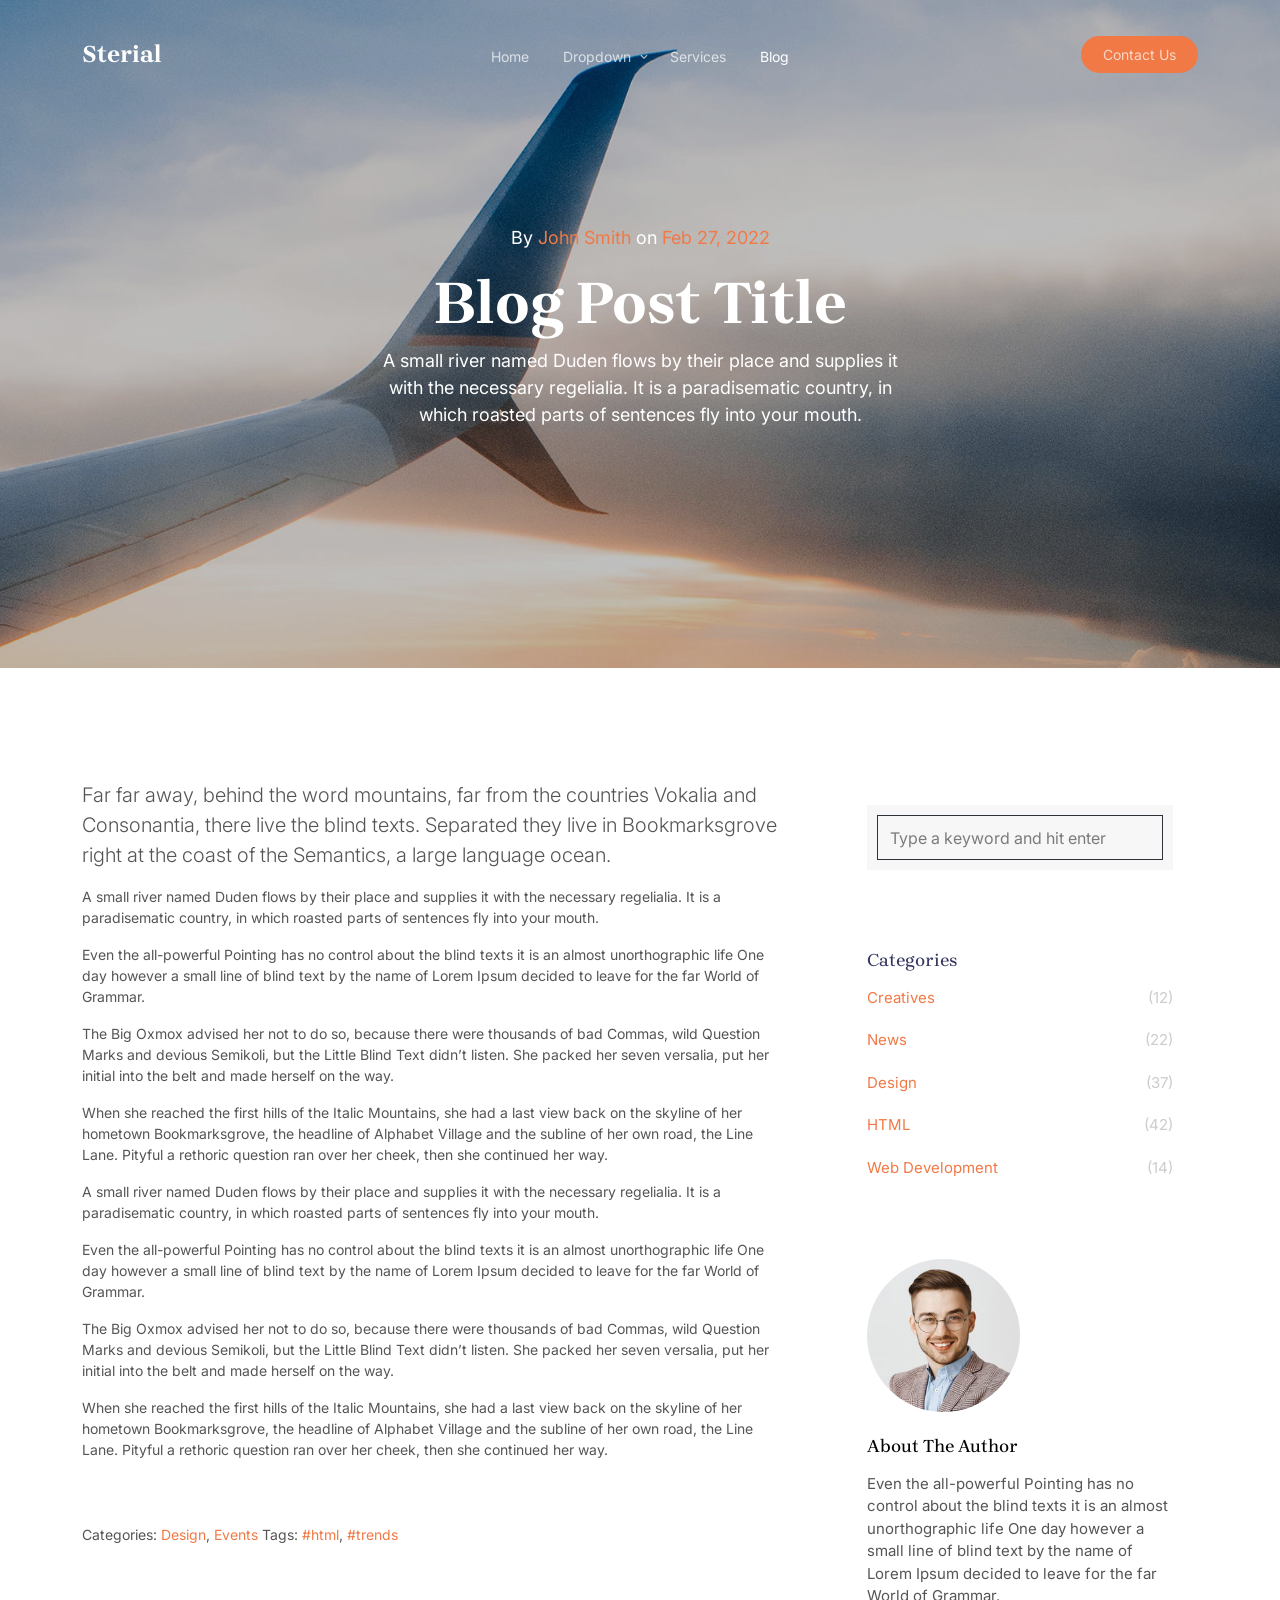
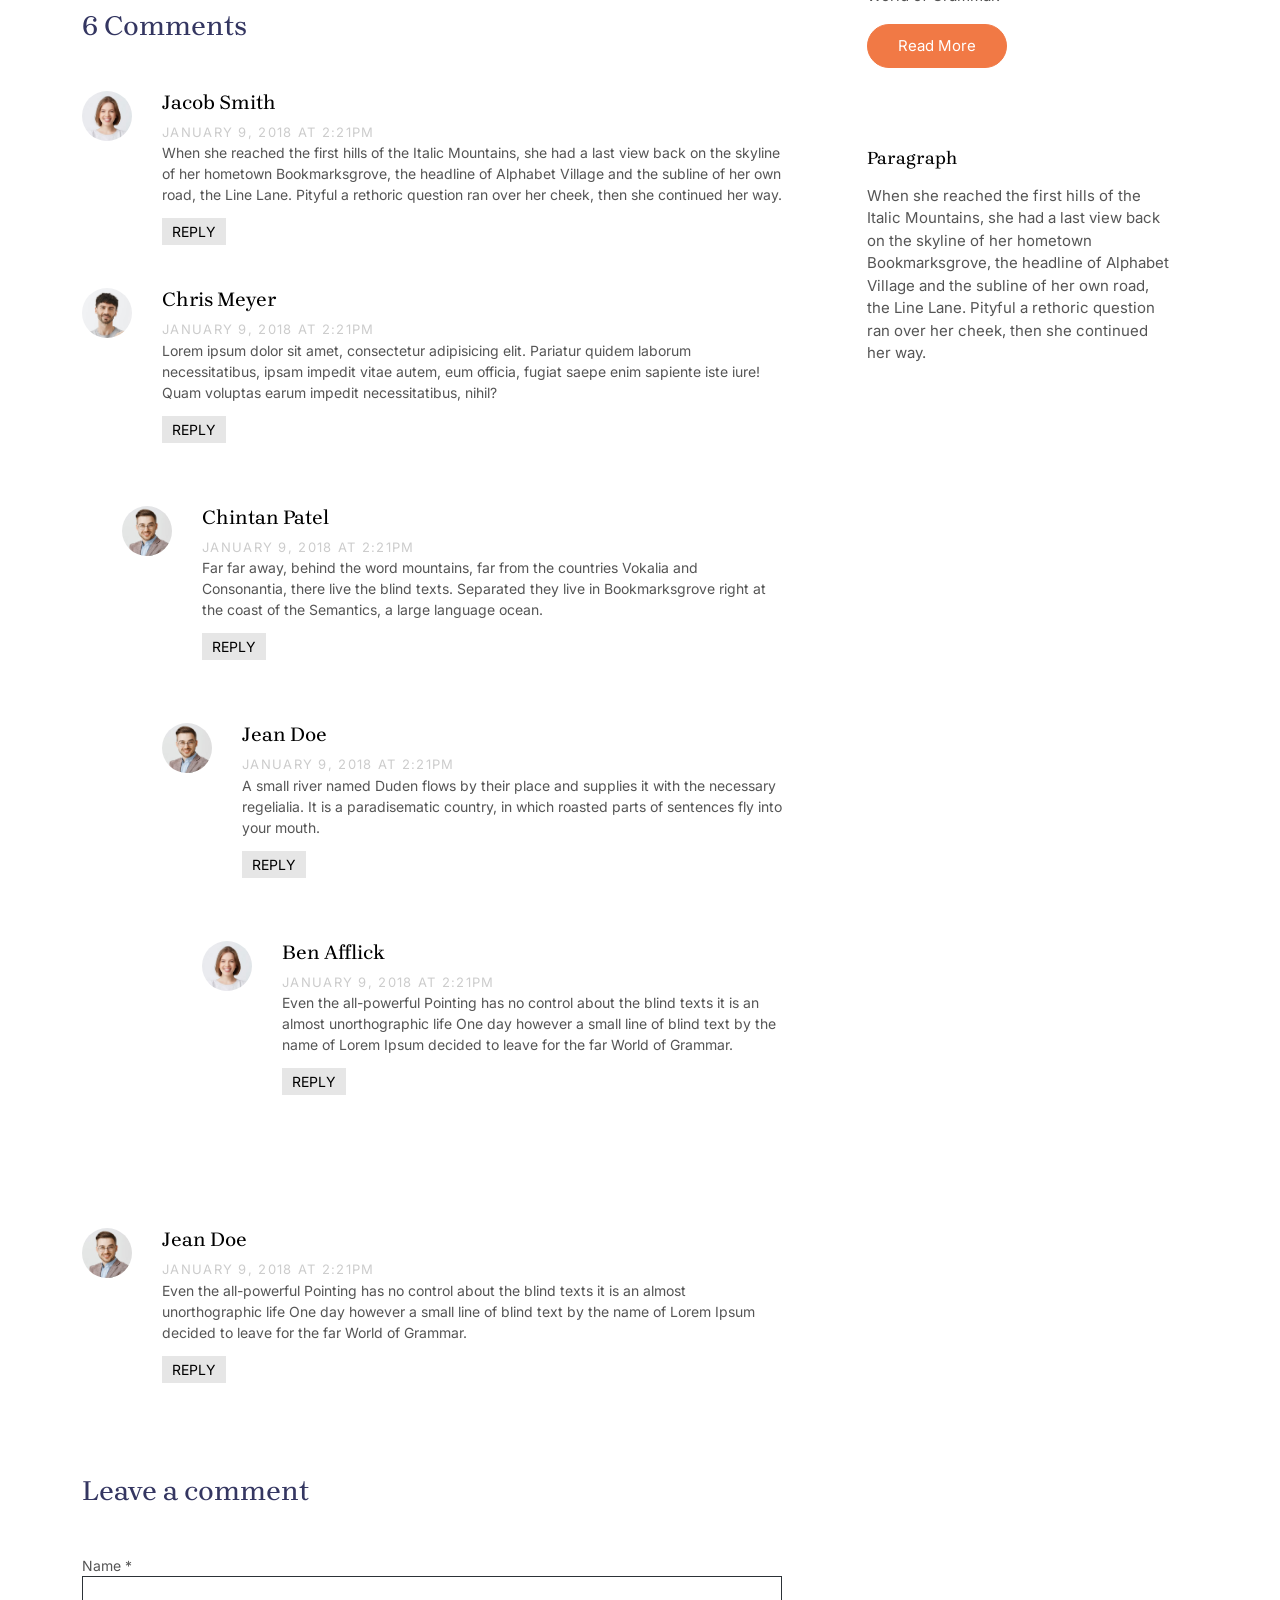
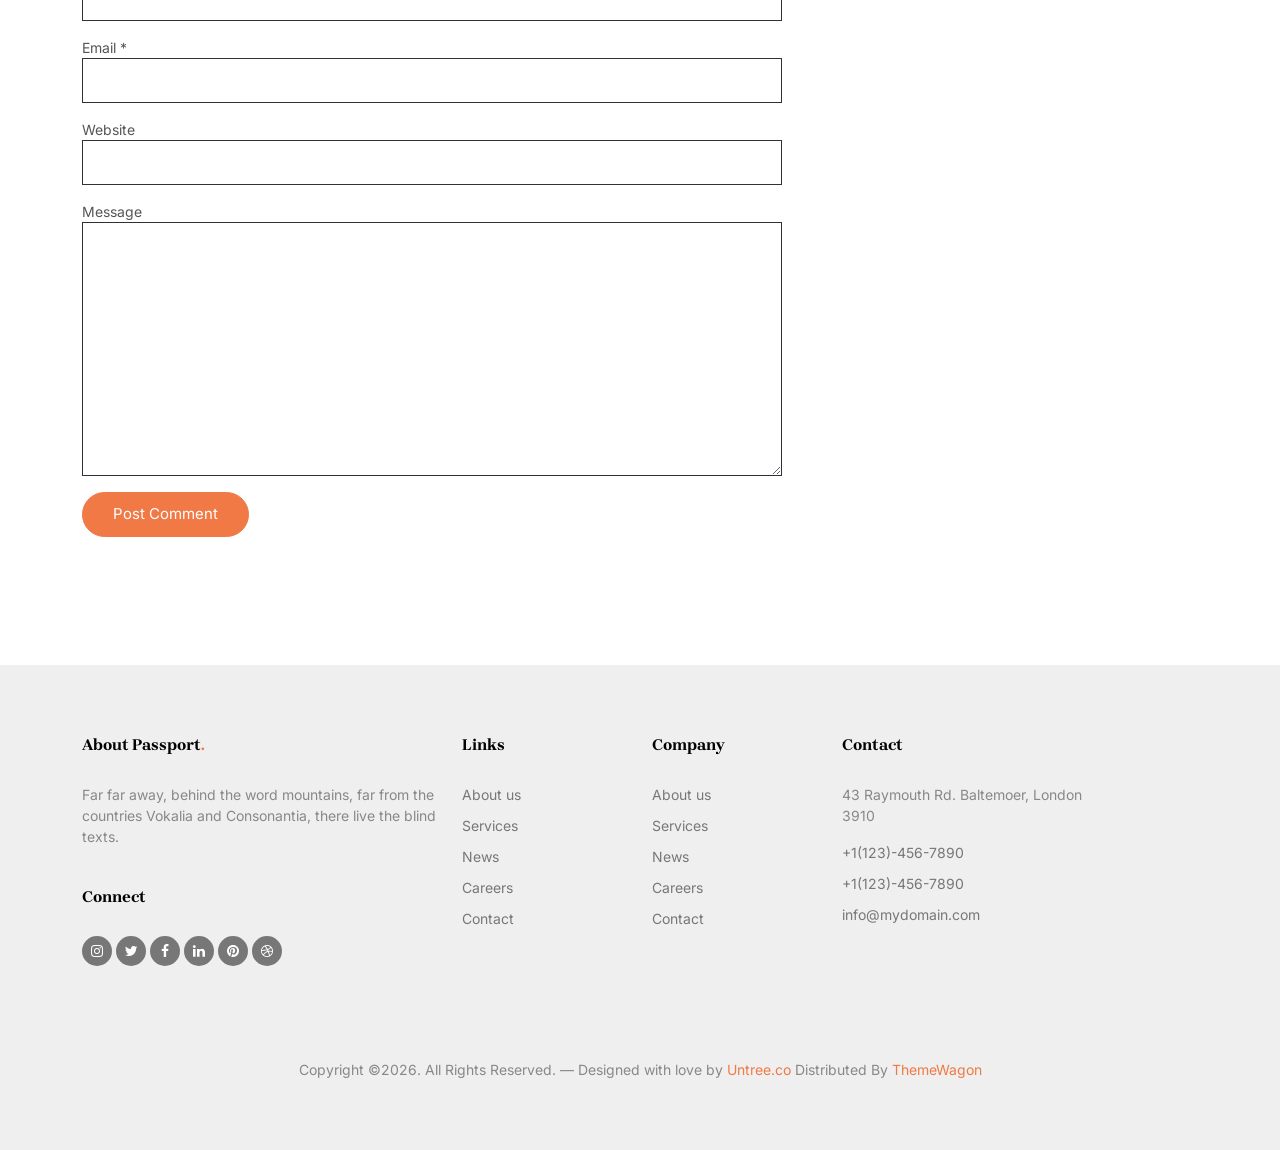
<file: single.html>
<!-- /*
* Template Name: Sterial
* Template Author: Untree.co
* Tempalte URI: https://untree.co/
* License: https://creativecommons.org/licenses/by/3.0/
*/ -->
<!doctype html>
<html lang="en">
<head>
	<!-- Required meta tags -->
	<meta charset="utf-8">
	<meta name="viewport" content="width=device-width, initial-scale=1">
	
	<meta name="author" content="Untree.co">
	<link rel="shortcut icon" href="favicon.png">

	<meta name="description" content="" />
	<meta name="keywords" content="bootstrap, bootstrap5" />
	
	<link rel="preconnect" href="https://fonts.googleapis.com">
	<link rel="preconnect" href="https://fonts.gstatic.com" crossorigin>
	<link href="https://fonts.googleapis.com/css2?family=Brygada+1918:ital,wght@0,400;0,600;0,700;1,400&family=Inter:wght@400;700&display=swap" rel="stylesheet">

	<link rel="stylesheet" href="fonts/icomoon/style.css">
	<link rel="stylesheet" href="fonts/flaticon/font/flaticon.css">

	<link rel="stylesheet" href="css/tiny-slider.css">
	<link rel="stylesheet" href="css/aos.css">
	<link rel="stylesheet" href="css/flatpickr.min.css">
	<link rel="stylesheet" href="css/glightbox.min.css">
	<link rel="stylesheet" href="css/style.css">


	<title>Sterial &mdash; Free Bootstrap 5 Website Template by Untree.co </title>
</head>
<body>

	<div class="site-mobile-menu site-navbar-target">
		<div class="site-mobile-menu-header">
			<div class="site-mobile-menu-close">
				<span class="icofont-close js-menu-toggle"></span>
			</div>
		</div>
		<div class="site-mobile-menu-body"></div>
	</div>

	<nav class="site-nav mt-3">
		<div class="container">

			<div class="site-navigation">
				<div class="row">
					<div class="col-6 col-lg-3">
						<a href="index.html" class="logo m-0 float-start">Sterial</a>
					</div>
					<div class="col-lg-6 d-none d-lg-inline-block text-center nav-center-wrap">
						<ul class="js-clone-nav  text-center site-menu p-0 m-0">
							<li><a href="index.html">Home</a></li>
							
							<li class="has-children">
								<a href="#">Dropdown</a>
								<ul class="dropdown">
									<li><a href="#">Menu One</a></li>
									<li class="has-children">
										<a href="#">Menu Two</a>
										<ul class="dropdown">
											<li><a href="#">Sub Menu One</a></li>
											<li><a href="#">Sub Menu Two</a></li>
											<li><a href="#">Sub Menu Three</a></li>
										</ul>
									</li>
									<li><a href="#">Menu Three</a></li>
								</ul>
							</li>
							<li><a href="nfpa-certification.html">Services</a></li>
							<li class="active"><a href="#">Blog</a></li>

						</ul>
					</div>
					<div class="col-6 col-lg-3 text-lg-end">
						<ul class="js-clone-nav d-none d-lg-inline-block text-end site-menu ">
							<li class="cta-button"><a href="contact.html">Contact Us</a></li>
						</ul>

						<a href="#" class="burger ms-auto float-end site-menu-toggle js-menu-toggle d-inline-block d-lg-none light" data-toggle="collapse" data-target="#main-navbar">
							<span></span>
						</a>
					</div>
				</div>
			</div>
			
		</div>
	</nav>

	

	<div class="hero overlay">
		<div class="img-bg rellax">
			<img src="images/hero_2.jpg" alt="Image" class="img-fluid">
		</div>
		<div class="container">
			<div class="row align-items-center justify-content-start">
				<div class="col-lg-6 mx-auto text-center">
					<p>By <a href="#">John Smith</a> on <a href="#">Feb 27, 2022</a></p>
					<h1 class="heading" data-aos="fade-up">Blog Post Title</h1>
					<p data-aos="fade-up">A small river named Duden flows by their place and supplies it with the necessary regelialia. It is a paradisematic country, in which roasted parts of sentences fly into your mouth.</p>
				</div>
			</div>
		</div>
	</div>


	<div class="section">
		<div class="container">
			<div class="row">
				<div class="col-md-8 blog-content pe-5">
					<p class="lead">Far far away, behind the word mountains, far from the countries Vokalia and Consonantia, there live the blind texts. Separated they live in Bookmarksgrove right at the coast of the Semantics, a large language ocean.</p>
					<p>A small river named Duden flows by their place and supplies it with the necessary regelialia. It is a paradisematic country, in which roasted parts of sentences fly into your mouth.</p>

					<blockquote><p>Even the all-powerful Pointing has no control about the blind texts it is an almost unorthographic life One day however a small line of blind text by the name of Lorem Ipsum decided to leave for the far World of Grammar.</p></blockquote>

					<p>The Big Oxmox advised her not to do so, because there were thousands of bad Commas, wild Question Marks and devious Semikoli, but the Little Blind Text didn’t listen. She packed her seven versalia, put her initial into the belt and made herself on the way.</p>

					<p>When she reached the first hills of the Italic Mountains, she had a last view back on the skyline of her hometown Bookmarksgrove, the headline of Alphabet Village and the subline of her own road, the Line Lane. Pityful a rethoric question ran over her cheek, then she continued her way.</p>

					<p>A small river named Duden flows by their place and supplies it with the necessary regelialia. It is a paradisematic country, in which roasted parts of sentences fly into your mouth.</p>

					<blockquote><p>Even the all-powerful Pointing has no control about the blind texts it is an almost unorthographic life One day however a small line of blind text by the name of Lorem Ipsum decided to leave for the far World of Grammar.</p></blockquote>

					<p>The Big Oxmox advised her not to do so, because there were thousands of bad Commas, wild Question Marks and devious Semikoli, but the Little Blind Text didn’t listen. She packed her seven versalia, put her initial into the belt and made herself on the way.</p>

					<p>When she reached the first hills of the Italic Mountains, she had a last view back on the skyline of her hometown Bookmarksgrove, the headline of Alphabet Village and the subline of her own road, the Line Lane. Pityful a rethoric question ran over her cheek, then she continued her way.</p>


					<div class="pt-5">
						<p>Categories:  <a href="#">Design</a>, <a href="#">Events</a>  Tags: <a href="#">#html</a>, <a href="#">#trends</a></p>
					</div>


					<div class="pt-5">
						<h3 class="mb-5">6 Comments</h3>
						<ul class="comment-list">
							<li class="comment">
								<div class="vcard bio">
									<img src="images/person_2.jpg" alt="Free Website Template by Free-Template.co">
								</div>
								<div class="comment-body">
									<h3>Jacob Smith</h3>
									<div class="meta">January 9, 2018 at 2:21pm</div>
									<p>When she reached the first hills of the Italic Mountains, she had a last view back on the skyline of her hometown Bookmarksgrove, the headline of Alphabet Village and the subline of her own road, the Line Lane. Pityful a rethoric question ran over her cheek, then she continued her way.</p>
									<p><a href="#" class="reply">Reply</a></p>
								</div>
							</li>

							<li class="comment">
								<div class="vcard bio">
									<img src="images/person_3.jpg" alt="Free Website Template by Free-Template.co">
								</div>
								<div class="comment-body">
									<h3>Chris Meyer</h3>
									<div class="meta">January 9, 2018 at 2:21pm</div>
									<p>Lorem ipsum dolor sit amet, consectetur adipisicing elit. Pariatur quidem laborum necessitatibus, ipsam impedit vitae autem, eum officia, fugiat saepe enim sapiente iste iure! Quam voluptas earum impedit necessitatibus, nihil?</p>
									<p><a href="#" class="reply">Reply</a></p>
								</div>

								<ul class="children">
									<li class="comment">
										<div class="vcard bio">
											<img src="images/person_1.jpg" alt="Free Website Template by Free-Template.co">
										</div>
										<div class="comment-body">
											<h3>Chintan Patel</h3>
											<div class="meta">January 9, 2018 at 2:21pm</div>
											<p>Far far away, behind the word mountains, far from the countries Vokalia and Consonantia, there live the blind texts. Separated they live in Bookmarksgrove right at the coast of the Semantics, a large language ocean.</p>
											<p><a href="#" class="reply">Reply</a></p>
										</div>


										<ul class="children">
											<li class="comment">
												<div class="vcard bio">
													<img src="images/person_1.jpg" alt="Free Website Template by Free-Template.co">
												</div>
												<div class="comment-body">
													<h3>Jean Doe</h3>
													<div class="meta">January 9, 2018 at 2:21pm</div>
													<p>A small river named Duden flows by their place and supplies it with the necessary regelialia. It is a paradisematic country, in which roasted parts of sentences fly into your mouth.</p>
													<p><a href="#" class="reply">Reply</a></p>
												</div>

												<ul class="children">
													<li class="comment">
														<div class="vcard bio">
															<img src="images/person_2.jpg" alt="Free Website Template by Free-Template.co">
														</div>
														<div class="comment-body">
															<h3>Ben Afflick</h3>
															<div class="meta">January 9, 2018 at 2:21pm</div>
															<p>Even the all-powerful Pointing has no control about the blind texts it is an almost unorthographic life One day however a small line of blind text by the name of Lorem Ipsum decided to leave for the far World of Grammar.</p>
															<p><a href="#" class="reply">Reply</a></p>
														</div>
													</li>
												</ul>
											</li>
										</ul>
									</li>
								</ul>
							</li>

							<li class="comment">
								<div class="vcard bio">
									<img src="images/person_1.jpg" alt="Free Website Template by Free-Template.co">
								</div>
								<div class="comment-body">
									<h3>Jean Doe</h3>
									<div class="meta">January 9, 2018 at 2:21pm</div>
									<p>Even the all-powerful Pointing has no control about the blind texts it is an almost unorthographic life One day however a small line of blind text by the name of Lorem Ipsum decided to leave for the far World of Grammar.</p>
									<p><a href="#" class="reply">Reply</a></p>
								</div>
							</li>
						</ul>
						<!-- END comment-list -->

						<div class="comment-form-wrap pt-5">
							<h3 class="mb-5">Leave a comment</h3>
							<form action="#" class="">
								<div class="mb-3">
									<label for="name">Name *</label>
									<input type="text" class="form-control" id="name">
								</div>
								<div class="mb-3">
									<label for="email">Email *</label>
									<input type="email" class="form-control" id="email">
								</div>
								<div class="mb-3">
									<label for="website">Website</label>
									<input type="url" class="form-control" id="website">
								</div>

								<div class="mb-3">
									<label for="message">Message</label>
									<textarea name="" id="message" cols="30" rows="10" class="form-control"></textarea>
								</div>
								<div class="mb-3">
									<input type="submit" value="Post Comment" class="btn btn-primary btn-md text-white">
								</div>

							</form>
						</div>
					</div>

				</div>
				<div class="col-md-4 sidebar">
					<div class="sidebar-box">
						<form action="#" class="search-form">
							<div class="form-group">
								<span class="icon fa fa-search"></span>
								<input type="text" class="form-control" placeholder="Type a keyword and hit enter">
							</div>
						</form>
					</div>
					<div class="sidebar-box">
						<div class="categories">
							<h3>Categories</h3>
							<li><a href="#">Creatives <span>(12)</span></a></li>
							<li><a href="#">News <span>(22)</span></a></li>
							<li><a href="#">Design <span>(37)</span></a></li>
							<li><a href="#">HTML <span>(42)</span></a></li>
							<li><a href="#">Web Development <span>(14)</span></a></li>
						</div>
					</div>
					<div class="sidebar-box">
						<img src="images/person_1.jpg" alt="Free Website Template by Free-Template.co" class="img-fluid mb-4 w-50 rounded-circle">
						<h3 class="text-black">About The Author</h3>
						<p>Even the all-powerful Pointing has no control about the blind texts it is an almost unorthographic life One day however a small line of blind text by the name of Lorem Ipsum decided to leave for the far World of Grammar.</p>
						<p><a href="#" class="btn btn-primary btn-md text-white">Read More</a></p>
					</div>

					<div class="sidebar-box">
						<h3 class="text-black">Paragraph</h3>
						<p>When she reached the first hills of the Italic Mountains, she had a last view back on the skyline of her hometown Bookmarksgrove, the headline of Alphabet Village and the subline of her own road, the Line Lane. Pityful a rethoric question ran over her cheek, then she continued her way.</p>
					</div>
				</div>
			</div>
		</div>
	</div>

	<div class="site-footer">
		<div class="container">

			<div class="row">
				<div class="col-lg-4">
					<div class="widget">
						<h3>About Passport<span class="text-primary">.</span> </h3>
						<p>Far far away, behind the word mountains, far from the countries Vokalia and Consonantia, there live the blind texts.</p>
					</div> <!-- /.widget -->
					<div class="widget">
						<h3>Connect</h3>
						<ul class="list-unstyled social">
							<li><a href="#"><span class="icon-instagram"></span></a></li>
							<li><a href="#"><span class="icon-twitter"></span></a></li>
							<li><a href="#"><span class="icon-facebook"></span></a></li>
							<li><a href="#"><span class="icon-linkedin"></span></a></li>
							<li><a href="#"><span class="icon-pinterest"></span></a></li>
							<li><a href="#"><span class="icon-dribbble"></span></a></li>
						</ul>
					</div> <!-- /.widget -->
				</div> <!-- /.col-lg-3 -->

				<div class="col-lg-2 ml-auto">
					<div class="widget">
						<h3>Links</h3>
						<ul class="list-unstyled float-left links">
							<li><a href="#">About us</a></li>
							<li><a href="#">Services</a></li>
							<li><a href="#">News</a></li>
							<li><a href="#">Careers</a></li>
							<li><a href="#">Contact</a></li>
						</ul>
					</div> <!-- /.widget -->
				</div> <!-- /.col-lg-3 -->

				<div class="col-lg-2">
					<div class="widget">
						<h3>Company</h3>
						<ul class="list-unstyled float-left links">
							<li><a href="#">About us</a></li>
							<li><a href="#">Services</a></li>
							<li><a href="#">News</a></li>
							<li><a href="#">Careers</a></li>
							<li><a href="#">Contact</a></li>
						</ul>
					</div> <!-- /.widget -->
				</div> <!-- /.col-lg-3 -->


				<div class="col-lg-3">
					<div class="widget">
						<h3>Contact</h3>
						<address>43 Raymouth Rd. Baltemoer, London 3910</address>
						<ul class="list-unstyled links mb-4">
							<li><a href="tel://11234567890">+1(123)-456-7890</a></li>
							<li><a href="tel://11234567890">+1(123)-456-7890</a></li>
							<li><a href="mailto:info@mydomain.com">info@mydomain.com</a></li>
						</ul>
					</div> <!-- /.widget -->
				</div> <!-- /.col-lg-3 -->

			</div> <!-- /.row -->

			<div class="row mt-5">
				<div class="col-12 text-center">
					<p class="mb-0">Copyright &copy;<script>document.write(new Date().getFullYear());</script>. All Rights Reserved. &mdash; Designed with love by <a href="https://untree.co">Untree.co</a> <!-- License information: https://untree.co/license/ --> Distributed By <a href="https:/themewagon.com" target="_blank">ThemeWagon</a>
					</p>
				</div>
			</div> <!-- /.container -->
		</div> <!-- /.site-footer -->

		<!-- Preloader -->
		<div id="overlayer"></div>
		<div class="loader">
			<div class="spinner-border text-primary" role="status">
				<span class="visually-hidden">Loading...</span>
			</div>
		</div>


		<script src="js/bootstrap.bundle.min.js"></script>
		<script src="js/tiny-slider.js"></script>
		<script src="js/aos.js"></script>
		<script src="js/navbar.js"></script>
		<script src="js/counter.js"></script>
		<script src="js/rellax.js"></script>
		<script src="js/flatpickr.js"></script>
		<script src="js/glightbox.min.js"></script>
		<script src="js/custom.js"></script>
	</body>
	</html>
</file>
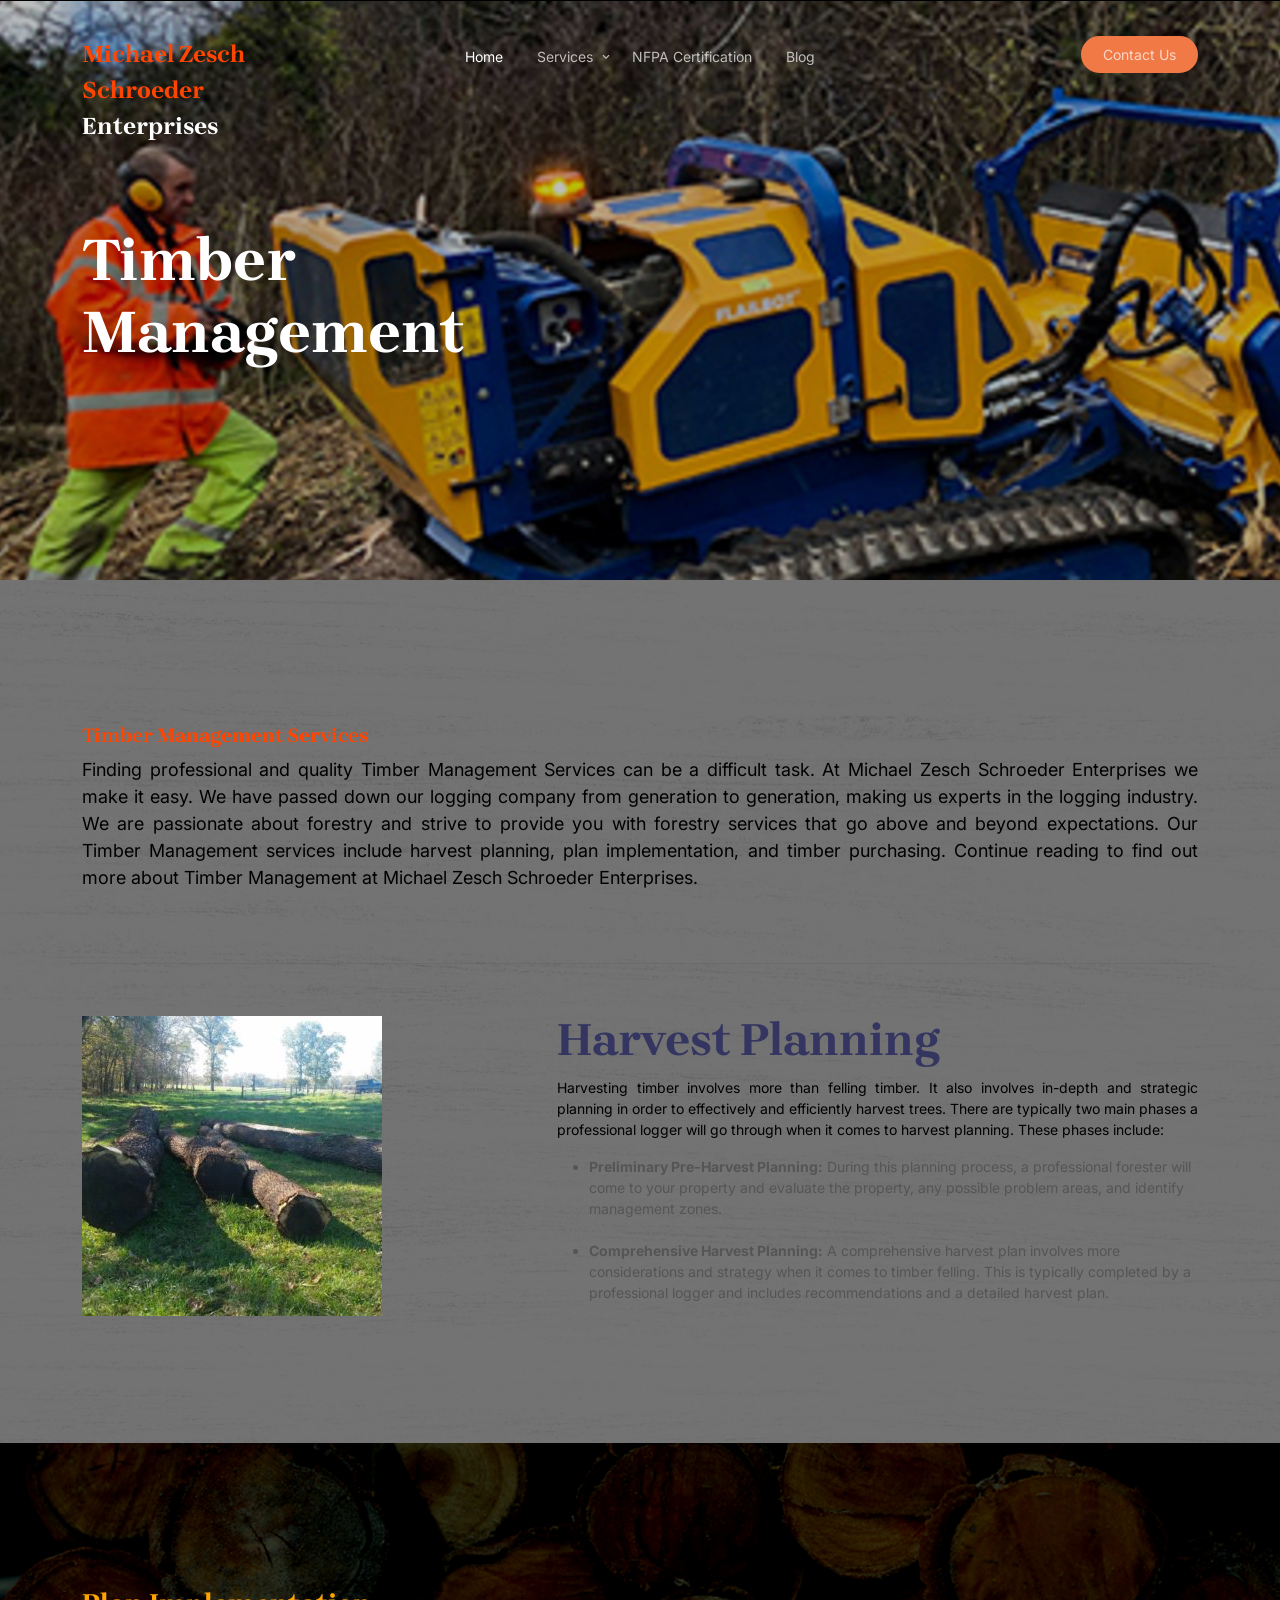
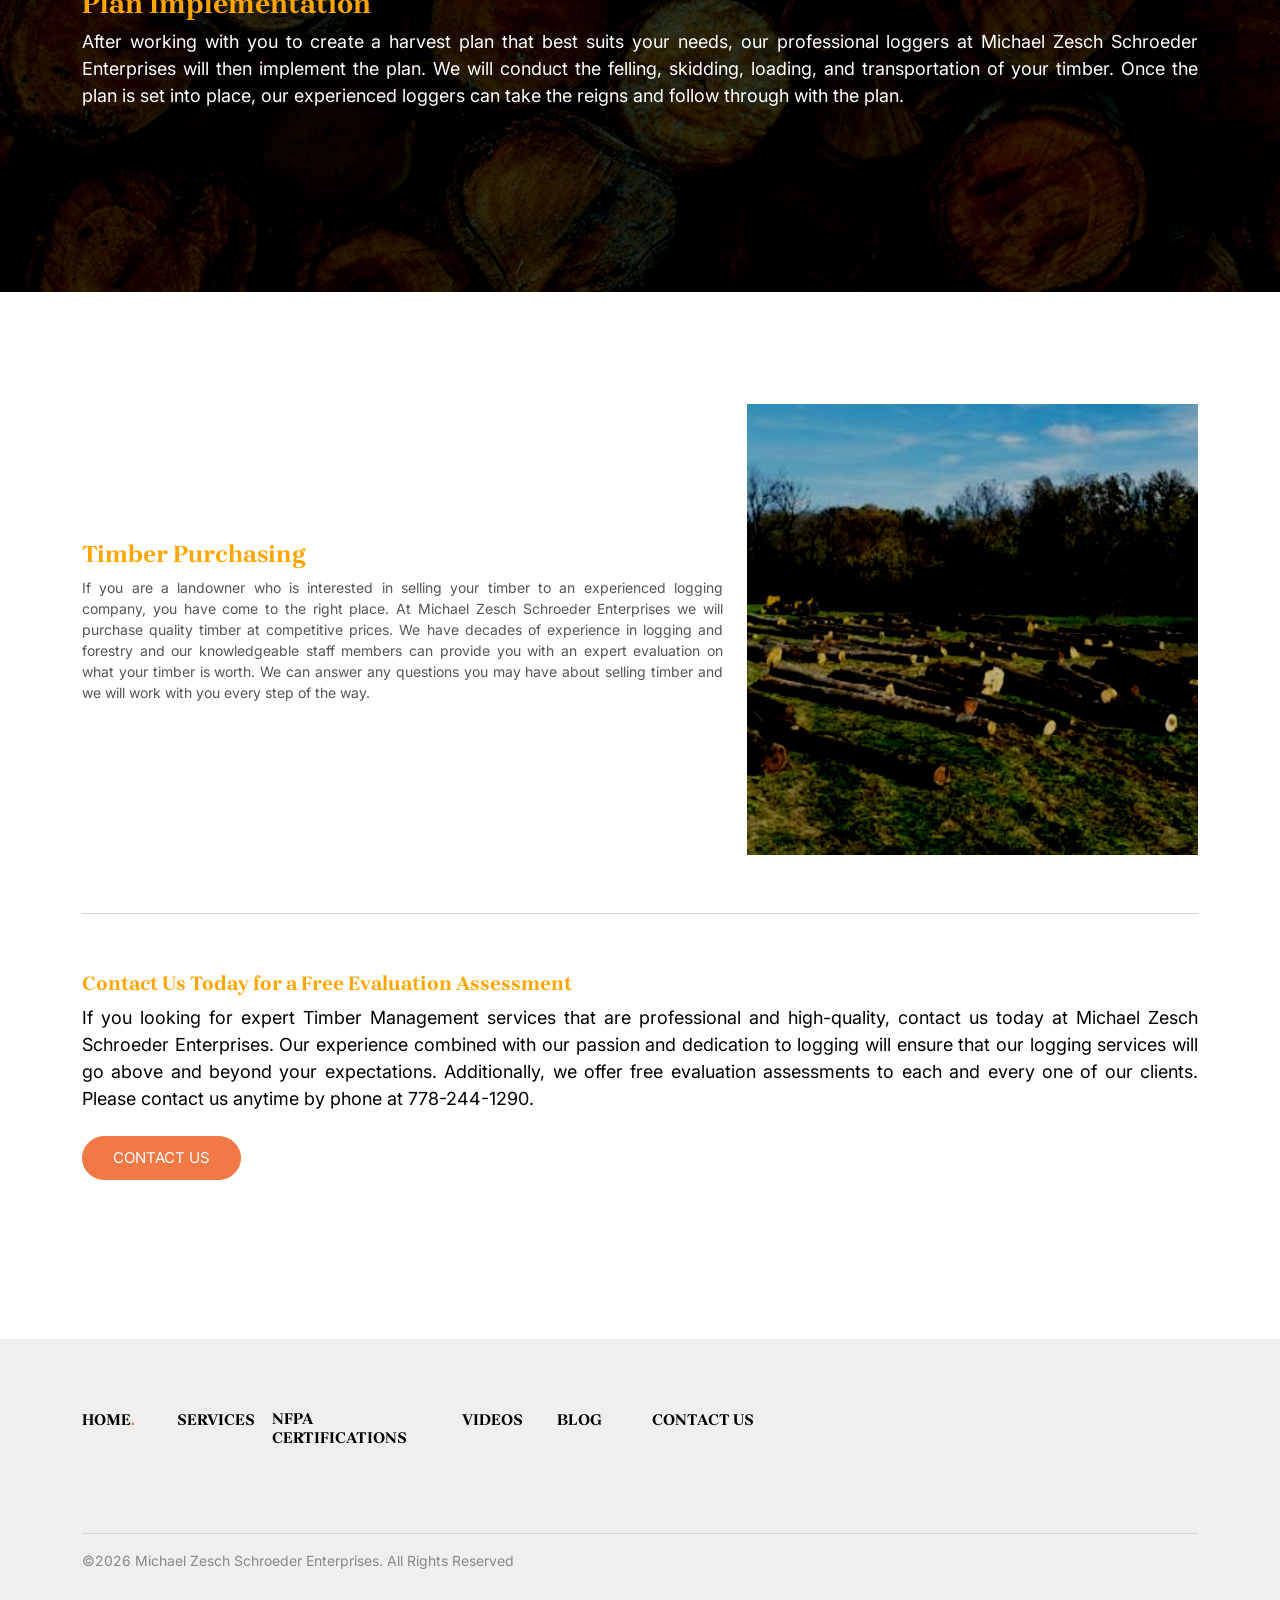
<file: timber-management.html>
<!-- /*
* Template Name: Sterial
* Template Author: Untree.co
* Tempalte URI: https://untree.co/
* License: https://creativecommons.org/licenses/by/3.0/
*/ -->
<!doctype html>
<html lang="en">
<head>
	<!-- Required meta tags -->
	<meta charset="utf-8">
	<meta name="viewport" content="width=device-width, initial-scale=1">
	
	<meta name="author" content="Untree.co">
	<link rel="shortcut icon" href="favicon.png">

	<meta name="description" content="" />
	<meta name="keywords" content="bootstrap, bootstrap5" />
	
	<link rel="preconnect" href="https://fonts.googleapis.com">
	<link rel="preconnect" href="https://fonts.gstatic.com" crossorigin>
	<link href="https://fonts.googleapis.com/css2?family=Brygada+1918:ital,wght@0,400;0,600;0,700;1,400&family=Inter:wght@400;700&display=swap" rel="stylesheet">

	<link rel="stylesheet" href="fonts/icomoon/style.css">
	<link rel="stylesheet" href="fonts/flaticon/font/flaticon.css">

	<link rel="stylesheet" href="css/tiny-slider.css">
	<link rel="stylesheet" href="css/aos.css">
	<link rel="stylesheet" href="css/flatpickr.min.css">
	<link rel="stylesheet" href="css/glightbox.min.css">
	<link rel="stylesheet" href="css/style.css">


	<title>Michael Zesch Schroeder Enterprises</title>
</head>
<body>

	<div class="site-mobile-menu site-navbar-target">
		<div class="site-mobile-menu-header">
			<div class="site-mobile-menu-close">
				<span class="icofont-close js-menu-toggle"></span>
			</div>
		</div>
		<div class="site-mobile-menu-body"></div>
	</div>

	<nav class="site-nav mt-3">
		<div class="container">

			<div class="site-navigation">
				<div class="row">
					<div class="col-6 col-lg-3">
						<a href="index.html" class="logo m-0 float-start"><span style="color: orangered;">Michael Zesch Schroeder </span><span>Enterprises</span></a>
					</div>
					<div class="col-lg-6 d-none d-lg-inline-block text-center nav-center-wrap">
						<ul class="js-clone-nav  text-center site-menu p-0 m-0">
							<li class="active"><a href="index.html">Home</a></li>
							<li class="has-children">
								<a href="#">Services</a>
								<ul class="dropdown">
									<li><a href="logging.html">Logging</a></li>
									<hr>
									<li><a href="timber-stand-improvement-tsi.html">Timber Stand Improvement (TSI)</a></li>
									<hr>
									<li><a href="timber-management.html">Timber Management</a></li>
									<hr>
									<li><a href="timber-purchasing.html">Timber Purchasing</a></li>
								</ul>
							</li>
							<li><a href="nfpa-certification.html">NFPA Certification</a></li>
														
													
							<li><a href="#">Blog</a></li>

						</ul>
					</div>
					<div class="col-6 col-lg-3 text-lg-end">
						<ul class="js-clone-nav d-none d-lg-inline-block text-end site-menu ">
							<li class="cta-button"><a href="contact.html">Contact Us</a></li>
						</ul>

						<a href="#" class="burger ms-auto float-end site-menu-toggle js-menu-toggle d-inline-block d-lg-none light" data-toggle="collapse" data-target="#main-navbar">
							<span></span>
						</a>
					</div>
				</div>
			</div>
			
		</div>
	</nav>

	

	<div class="hero overlay">

		<div class="img-bg rellax">
			<img src="images/man.jpg" alt="Image" class="img-fluid">
		</div>
		<div class="container">
			<div class="row align-items-center justify-content-start">
				<div class="col-lg-5">

					<h1 class="heading" data-aos="fade-up">Timber Management</h1>

					
				</div>
			</div>
		</div>

		
	</div>

	<div class="section service-section-4">
		
		<div class="container">
			<div class="row justify-content-between align-items-center" >
				<div class="col-lg-12 ">

					<div style="padding-bottom: 2%;">
						<h5 style="font-weight: bold;" class="" data-aos="fade-up" data-aos-delay="1"><span style="color: orangered;">Timber Management Services</span></h5>						
						<p data-aos="fade-up" data-aos-delay="200" style="text-align: justify; color: black; font-size: large;">Finding professional and quality Timber Management Services can be a difficult task. At Michael Zesch Schroeder Enterprises we make it easy. We have passed down our logging company from generation to generation, making us experts in the logging industry. We are passionate about forestry and strive to provide you with forestry services that go above and beyond expectations. Our Timber Management services include harvest planning, plan implementation, and timber purchasing. Continue reading to find out more about Timber Management at Michael Zesch Schroeder Enterprises.

						</p>
						
						
					</div>
					
				</div>
				<hr style="border: 20%;" ><br><br><br><br>
				<div class="col-lg-7 mb-2 mb-lg-0 order-lg-2" data-aos="fade-up" >
					<h5 class="heading mb-8">Harvest Planning</h5>
					<p style="text-align: justify; color: black;"> Harvesting timber involves more than felling timber. It also involves in-depth and strategic planning in order to effectively and efficiently harvest trees. There are typically two main phases a professional logger will go through when it comes to harvest planning. These phases include: </p>					
					<ul>
						<li><span style="font-weight: bold;">Preliminary Pre-Harvest Planning:</span> During this planning process, a professional forester will come to your property and evaluate the property, any possible problem areas, and identify management zones.</li>
						<br>
						<li><span style="font-weight: bold;">Comprehensive Harvest Planning:</span> A comprehensive harvest plan involves more considerations and strategy when it comes to timber felling. This is typically completed by a professional logger and includes recommendations and a detailed harvest plan.</li>
						
					</ul>
				</div>
				<div class="col-lg-5" data-aos="fade-up" data-aos-delay="100" style="text-align: justify;">
					<img src="images/ground-wood.jpg" alt="Image" class="img-fluid">
				</div>	
			</div>
		</div>
	</div>


	


	<div class="section service-section-2" >
		<div class="container">
			<div class="row">

				<div style="padding-bottom: 2%;">
					<h3 style="font-weight: bold;" class="" data-aos="fade-up" data-aos-delay="1"><span style="color: orange;">Plan Implementation</span></h3>						
					<p data-aos="fade-up" data-aos-delay="200" style="text-align: justify; color: white; font-size: large;">After working with you to create a harvest plan that best suits your needs, our professional loggers at Michael Zesch Schroeder Enterprises will then implement the plan. We will conduct the felling, skidding, loading, and transportation of your timber. Once the plan is set into place, our experienced loggers can take the reigns and follow through with the plan.</p>
					
					
				</div>

			</div>
		</div>
	</div>
	<div class="section">
		
		<div class="container">
			<div class="row justify-content-between align-items-center">
				<div class="col-lg-5 mb-4 mb-lg-0 order-lg-2" data-aos="fade-up">
					<img src="images/lay.jpg" alt="Image" class="img-fluid">
				</div>
				<div class="col-lg-7" data-aos="fade-up" data-aos-delay="100" style="text-align: justify;">
					<h4 style="color: orange; font-weight: bold;">Timber Purchasing</h4>
				
					<p>If you are a landowner who is interested in selling your timber to an experienced logging company, you have come to the right place. At Michael Zesch Schroeder Enterprises we will purchase quality timber at competitive prices. We have decades of experience in logging and forestry and our knowledgeable staff members can provide you with an expert evaluation on what your timber is worth. We can answer any questions you may have about selling timber and we will work with you every step of the way.</p>
					
				</div>	
			</div>
			<br><br><hr><br><br>
			<div style="padding-bottom: 2%;">
				<h5 style="font-weight: bold;" class="" data-aos="fade-up" data-aos-delay="1"><span style="color: orange;">Contact Us Today for a Free Evaluation Assessment</span></h5>						
				<p data-aos="fade-up" data-aos-delay="200" style="text-align: justify; color: black; font-size: large;">If you looking for expert Timber Management services that are professional and high-quality, contact us today at Michael Zesch Schroeder Enterprises. Our experience combined with our passion and dedication to logging will ensure that our logging services will go above and beyond your expectations. Additionally, we offer free evaluation assessments to each and every one of our clients. Please contact us anytime by phone at 778-244-1290.</p>
				<p class="my-4" data-aos="fade-up" data-aos-delay="200"><a href="contact.html" class="btn btn-primary">CONTACT US</a></p>
				
			</div>

		</div>
	</div>


	


	

	<div class="site-footer">
		<div class="container">

			<div class="row">
				<div class="col-lg-1">
					<div class="widget">
						<a href="index.html">

							<h3>HOME<span class="text-primary">.</span> </h3>
						</a>
						
					</div> <!-- /.widget -->
					
				</div> <!-- /.col-lg-3 -->

				<div class="col-lg-1 ml-auto">
					<div class="widget">
						<a href="logging.html">

							<h3>SERVICES</h3>
						</a>
						
					</div> <!-- /.widget -->
				</div> <!-- /.col-lg-3 -->

				<div class="col-lg-2">
					<div class="widget">
						<a href="nfpa-certification.html">
							<h3>NFPA CERTIFICATIONS</h3>

						</a>
						
					</div> <!-- /.widget -->
				</div> <!-- /.col-lg-3 -->


				<div class="col-lg-1">
					<div class="widget">
						<a href="#">

							<h3>VIDEOS</h3>
						</a>
						
					</div> <!-- /.widget -->
				</div>
				
				<div class="col-lg-1">
					<div class="widget">
						<a href="#">

							<h3>BLOG</h3>
						</a>
						
					</div> <!-- /.widget -->
				</div>
				<div class="col-lg-2">
					<div class="widget">
						<a href="contact.html">

							<h3>CONTACT US</h3>
						</a>
						
					</div> <!-- /.widget -->
				</div>
				<!-- /.col-lg-3 -->

			</div>
			<hr>

			<p>
				&copy;<script>document.write(new Date().getFullYear());</script> Michael Zesch Schroeder Enterprises. All Rights Reserved</p>
			<!-- /.row -->

			
		</div> <!-- /.site-footer -->

		<!-- Preloader -->
		<div id="overlayer"></div>
		<div class="loader">
			<div class="spinner-border text-primary" role="status">
				<span class="visually-hidden">Loading...</span>
			</div>
		</div>


		<script src="js/bootstrap.bundle.min.js"></script>
		<script src="js/tiny-slider.js"></script>
		<script src="js/aos.js"></script>
		<script src="js/navbar.js"></script>
		<script src="js/counter.js"></script>
		<script src="js/rellax.js"></script>
		<script src="js/flatpickr.js"></script>
		<script src="js/glightbox.min.js"></script>
		<script src="js/custom.js"></script>
	</body>
	</html>
</file>
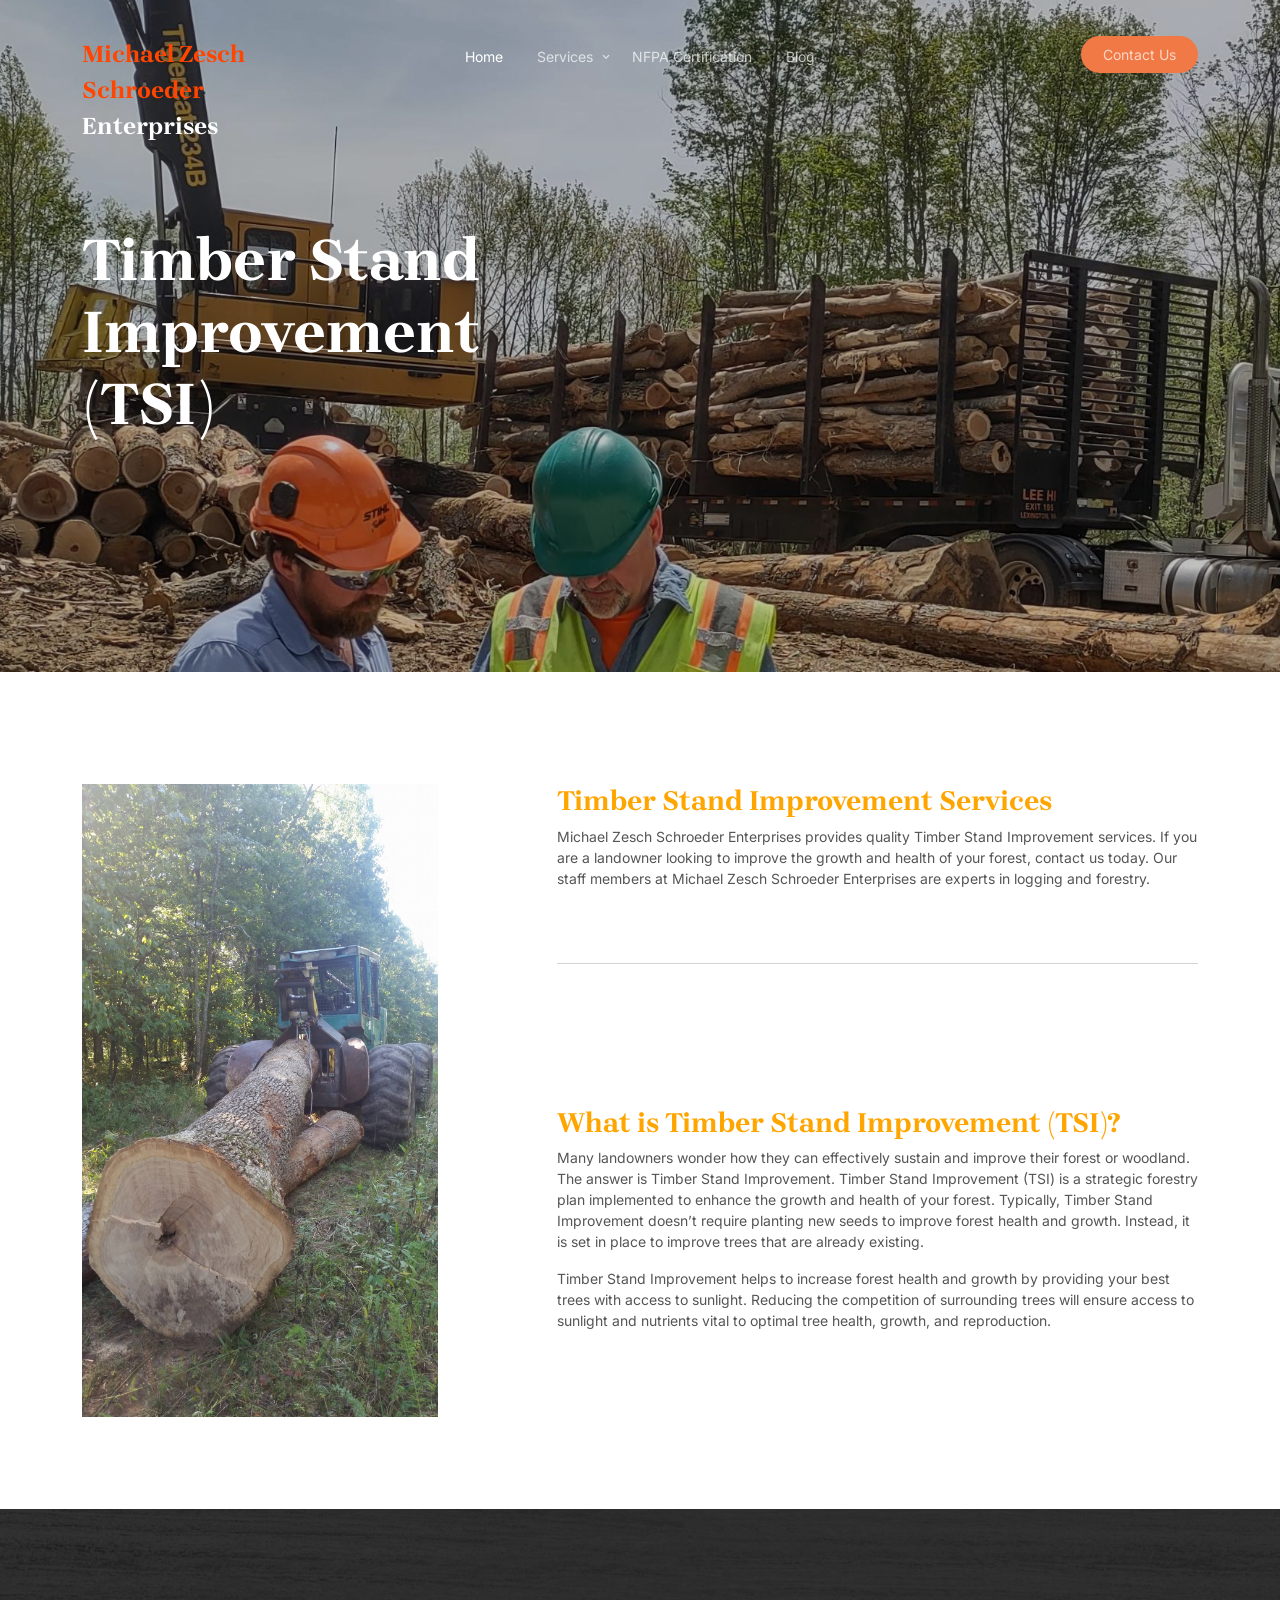
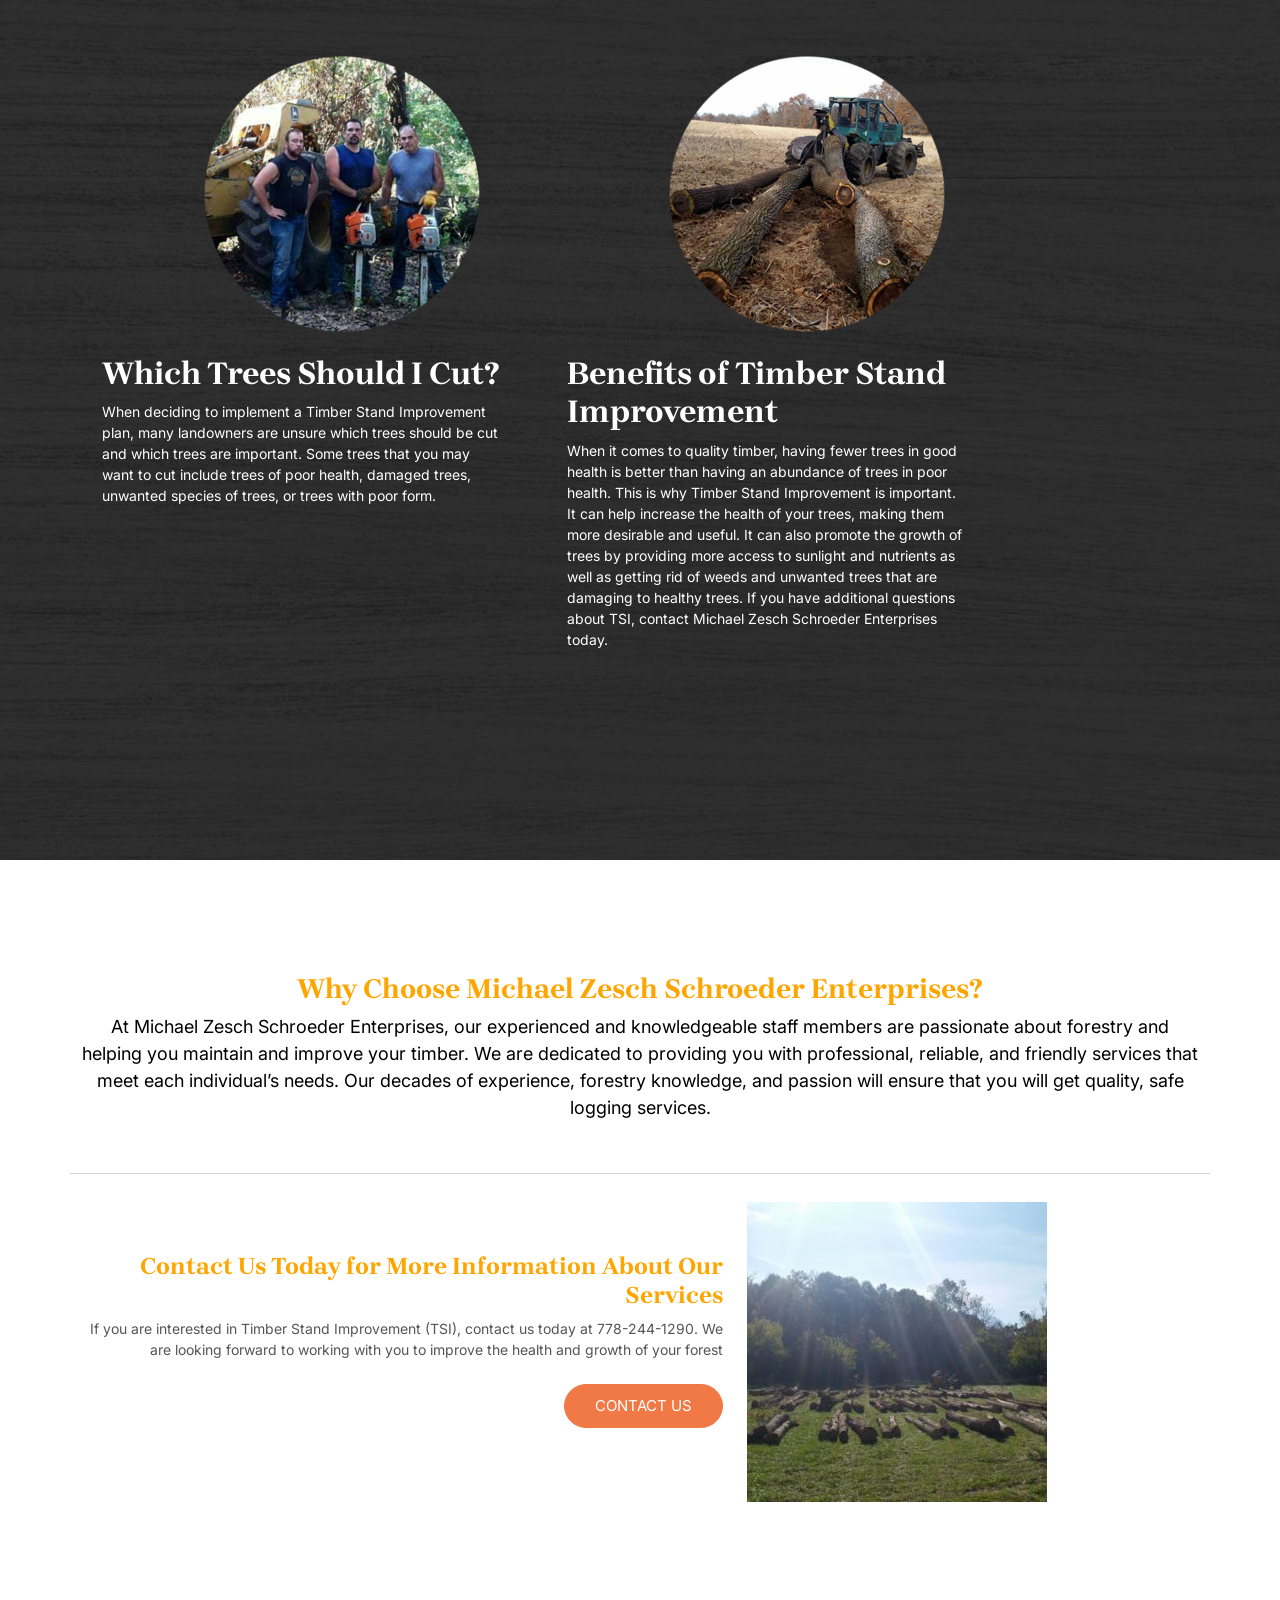
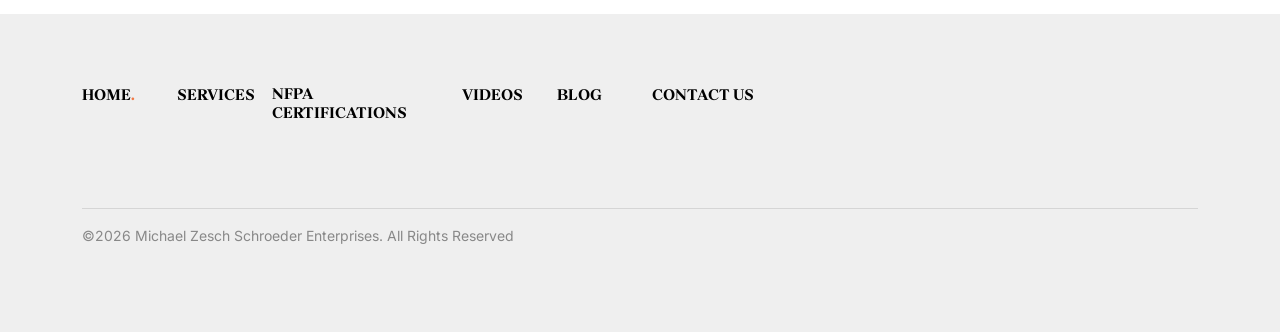
<file: timber-stand-improvement-tsi.html>
<!-- /*
* Template Name: Sterial
* Template Author: Untree.co
* Tempalte URI: https://untree.co/
* License: https://creativecommons.org/licenses/by/3.0/
*/ -->
<!doctype html>
<html lang="en">
<head>
	<!-- Required meta tags -->
	<meta charset="utf-8">
	<meta name="viewport" content="width=device-width, initial-scale=1">
	
	<meta name="author" content="Untree.co">
	<link rel="shortcut icon" href="favicon.png">

	<meta name="description" content="" />
	<meta name="keywords" content="bootstrap, bootstrap5" />
	
	<link rel="preconnect" href="https://fonts.googleapis.com">
	<link rel="preconnect" href="https://fonts.gstatic.com" crossorigin>
	<link href="https://fonts.googleapis.com/css2?family=Brygada+1918:ital,wght@0,400;0,600;0,700;1,400&family=Inter:wght@400;700&display=swap" rel="stylesheet">

	<link rel="stylesheet" href="fonts/icomoon/style.css">
	<link rel="stylesheet" href="fonts/flaticon/font/flaticon.css">

	<link rel="stylesheet" href="css/tiny-slider.css">
	<link rel="stylesheet" href="css/aos.css">
	<link rel="stylesheet" href="css/flatpickr.min.css">
	<link rel="stylesheet" href="css/glightbox.min.css">
	<link rel="stylesheet" href="css/style.css">


	<title>Michael Zesch Schroeder Enterprises</title>
</head>
<body>

	<div class="site-mobile-menu site-navbar-target">
		<div class="site-mobile-menu-header">
			<div class="site-mobile-menu-close">
				<span class="icofont-close js-menu-toggle"></span>
			</div>
		</div>
		<div class="site-mobile-menu-body"></div>
	</div>

	<nav class="site-nav mt-3">
		<div class="container">

			<div class="site-navigation">
				<div class="row">
					<div class="col-6 col-lg-3">
						<a href="index.html" class="logo m-0 float-start"><span style="color: orangered;">Michael Zesch Schroeder </span><span>Enterprises</span></a>
					</div>
					<div class="col-lg-6 d-none d-lg-inline-block text-center nav-center-wrap">
						<ul class="js-clone-nav  text-center site-menu p-0 m-0">
							<li class="active"><a href="index.html">Home</a></li>
							<li class="has-children">
								<a href="#">Services</a>
								<ul class="dropdown">
									<li><a href="logging.html">Logging</a></li>
									<hr>
									<li><a href="timber-stand-improvement-tsi.html">Timber Stand Improvement (TSI)</a></li>
									<hr>
									<li><a href="timber-management.html">Timber Management</a></li>
									<hr>
									<li><a href="timber-purchasing.html">Timber Purchasing</a></li>
								</ul>
							</li>
							<li><a href="nfpa-certification.html">NFPA Certification</a></li>
														
													
							<li><a href="#">Blog</a></li>

						</ul>
					</div>
					<div class="col-6 col-lg-3 text-lg-end">
						<ul class="js-clone-nav d-none d-lg-inline-block text-end site-menu ">
							<li class="cta-button"><a href="contact.html">Contact Us</a></li>
						</ul>

						<a href="#" class="burger ms-auto float-end site-menu-toggle js-menu-toggle d-inline-block d-lg-none light" data-toggle="collapse" data-target="#main-navbar">
							<span></span>
						</a>
					</div>
				</div>
			</div>
			
		</div>
	</nav>

	

	<div class="hero overlay">

		<div class="img-bg rellax">
			<img src="images/tsii.jpg" alt="Image" class="img-fluid">
		</div>
		<div class="container">
			<div class="row align-items-center justify-content-start">
				<div class="col-lg-5">

					<h1 class="heading" data-aos="fade-up">Timber Stand Improvement (TSI)</h1>

					
				</div>
			</div>
		</div>

		
	</div>

	<div class="section">
		
		<div class="container">
			<div class="row justify-content-between " >
					
				<div class="col-lg-7 mb-2 mb-lg-0 order-lg-2" data-aos="fade-up" >
					
					<h3 style="font-weight: bold; color: orange;">Timber Stand Improvement Services</h3>
					<p>Michael Zesch Schroeder Enterprises provides quality Timber Stand Improvement services. If you are a landowner looking to improve the growth and health of your forest, contact us today. Our staff members at Michael Zesch Schroeder Enterprises are experts in logging and forestry.

					</p>	
						<br><br><hr><br><br><br><br><br><br>
						<h3 style="font-weight: bold; color: orange;">What is Timber Stand Improvement (TSI)?</h3>
					<p>Many landowners wonder how they can effectively sustain and improve their forest or woodland. The answer is Timber Stand Improvement. Timber Stand Improvement (TSI) is a strategic forestry plan implemented to enhance the growth and health of your forest. Typically, Timber Stand Improvement doesn’t require planting new seeds to improve forest health and growth. Instead, it is set in place to improve trees that are already existing.</p>			
					<p>Timber Stand Improvement helps to increase forest health and growth by providing your best trees with access to sunlight. Reducing the competition of surrounding trees will ensure access to sunlight and nutrients vital to optimal tree health, growth, and reproduction.</p>			
				</div>
			
				<div class="col-lg-4" data-aos="fade-up" data-aos-delay="100" style="text-align: justify;">
					<img src="images/tsi-hero.jpg" alt="Image" class="img-fluid">
				</div>	
			</div>
		</div>
	</div>


	


	<div class="section service-section-3" >
		<div class="container">
			<div class="row">

				<div class="row align-items-stretch">
					<div class="col-8 col-sm-6 col-md-6 col-lg-5" data-aos="fade-up" data-aos-delay="100">
						<div class="media-entry">
							
							<a href="#">
								<img src="images/TL-btmpic-300x282.png" alt="Image" class="img-fluid">
							</a>
							<div class=" m-body" style="color: white;">
								<h2 style="color: white;font-weight: bold;">Which Trees Should I Cut?</h2>
								<p>When deciding to implement a Timber Stand Improvement plan, many landowners are unsure which trees should be cut and which trees are important. Some trees that you may want to cut include trees of poor health, damaged trees, unwanted species of trees, or trees with poor form.</p>
	
									 <!-- <p class="my-4" data-aos="fade-up" data-aos-delay="200"><a href="#" class="btn btn-primary" >LEARN MORE</a></p> -->
							</div>
						</div>
					</div>
					<div class="col-8 col-sm-6 col-md-7 col-lg-5" data-aos="fade-up" data-aos-delay="100">
						<div class="media-entry">
							
							<a href="#">
								<img src="images/TL-btmpic2-300x282.png" alt="Image" class="img-fluid">
							</a>
							<div class=" m-body" style="color: white;">
								<h2 style="color: white;font-weight: bold;">Benefits of Timber Stand Improvement</h2>
								<p>When it comes to quality timber, having fewer trees in good health is better than having an abundance of trees in poor health. This is why Timber Stand Improvement is important. It can help increase the health of your trees, making them more desirable and useful. It can also promote the growth of trees by providing more access to sunlight and nutrients as well as getting rid of weeds and unwanted trees that are damaging to healthy trees. If you have additional questions about TSI, contact Michael Zesch Schroeder Enterprises today.</p>
	
							</div>
						</div>
					</div>
					
					
					
				</div>

			</div>
		</div>
	</div>
	<div class="section">
		
		<div class="container">
			<div class="row justify-content-between align-items-center">
				<div style="padding-bottom: 2%;">
					<h3 style="font-weight: bold; text-align: center;" class="" data-aos="fade-up" data-aos-delay="1"><span style="color: orange;">Why Choose Michael Zesch Schroeder Enterprises?</span></h3>						
					<p data-aos="fade-up" data-aos-delay="200" style="text-align: center; color: black; font-size: large;">At Michael Zesch Schroeder Enterprises, our experienced and knowledgeable staff members are passionate about forestry and helping you maintain and improve your timber. We are dedicated to providing you with professional, reliable, and friendly services that meet each individual’s needs. Our decades of experience, forestry knowledge, and passion will ensure that you will get quality, safe logging services.</p>
					
				</div>
				<br><br><hr><br><br>
				<div class="col-lg-5 mb-4 mb-lg-0 order-lg-2" data-aos="fade-up">
					<img src="images/sky-wood.jpg" alt="Image" class="img-fluid">
				</div>
				<div class="col-lg-7" data-aos="fade-up" data-aos-delay="100" style="text-align: right;">
					<h4 style="color: orange; font-weight: bold; ">Contact Us Today for More Information About Our Services</h4>
				
					<p>If you are interested in Timber Stand Improvement (TSI), contact us today at 778-244-1290. We are looking forward to working with you to improve the health and growth of your forest</p>
					<p class="my-4" data-aos="fade-up" data-aos-delay="200"><a href="contact.html"  class="btn btn-primary" >CONTACT US</a></p>
				</div>	
			</div>
		</div>
	</div>


	


	

	<div class="site-footer">
		<div class="container">

			<div class="row">
				<div class="col-lg-1">
					<div class="widget">
						<a href="index.html">

							<h3>HOME<span class="text-primary">.</span> </h3>
						</a>
						
					</div> <!-- /.widget -->
					
				</div> <!-- /.col-lg-3 -->

				<div class="col-lg-1 ml-auto">
					<div class="widget">
						<a href="logging.html">

							<h3>SERVICES</h3>
						</a>
						
					</div> <!-- /.widget -->
				</div> <!-- /.col-lg-3 -->

				<div class="col-lg-2">
					<div class="widget">
						<a href="nfpa-certification.html">
							<h3>NFPA CERTIFICATIONS</h3>

						</a>
						
					</div> <!-- /.widget -->
				</div> <!-- /.col-lg-3 -->


				<div class="col-lg-1">
					<div class="widget">
						<a href="#">

							<h3>VIDEOS</h3>
						</a>
						
					</div> <!-- /.widget -->
				</div>
				
				<div class="col-lg-1">
					<div class="widget">
						<a href="#">

							<h3>BLOG</h3>
						</a>
						
					</div> <!-- /.widget -->
				</div>
				<div class="col-lg-2">
					<div class="widget">
						<a href="contact.html">

							<h3>CONTACT US</h3>
						</a>
						
					</div> <!-- /.widget -->
				</div>
				<!-- /.col-lg-3 -->

			</div>
			<hr>

			<p>
				&copy;<script>document.write(new Date().getFullYear());</script> Michael Zesch Schroeder Enterprises. All Rights Reserved</p>
			<!-- /.row -->

			
		</div> <!-- /.site-footer -->

		<!-- Preloader -->
		<div id="overlayer"></div>
		<div class="loader">
			<div class="spinner-border text-primary" role="status">
				<span class="visually-hidden">Loading...</span>
			</div>
		</div>


		<script src="js/bootstrap.bundle.min.js"></script>
		<script src="js/tiny-slider.js"></script>
		<script src="js/aos.js"></script>
		<script src="js/navbar.js"></script>
		<script src="js/counter.js"></script>
		<script src="js/rellax.js"></script>
		<script src="js/flatpickr.js"></script>
		<script src="js/glightbox.min.js"></script>
		<script src="js/custom.js"></script>
	</body>
	</html>
</file>
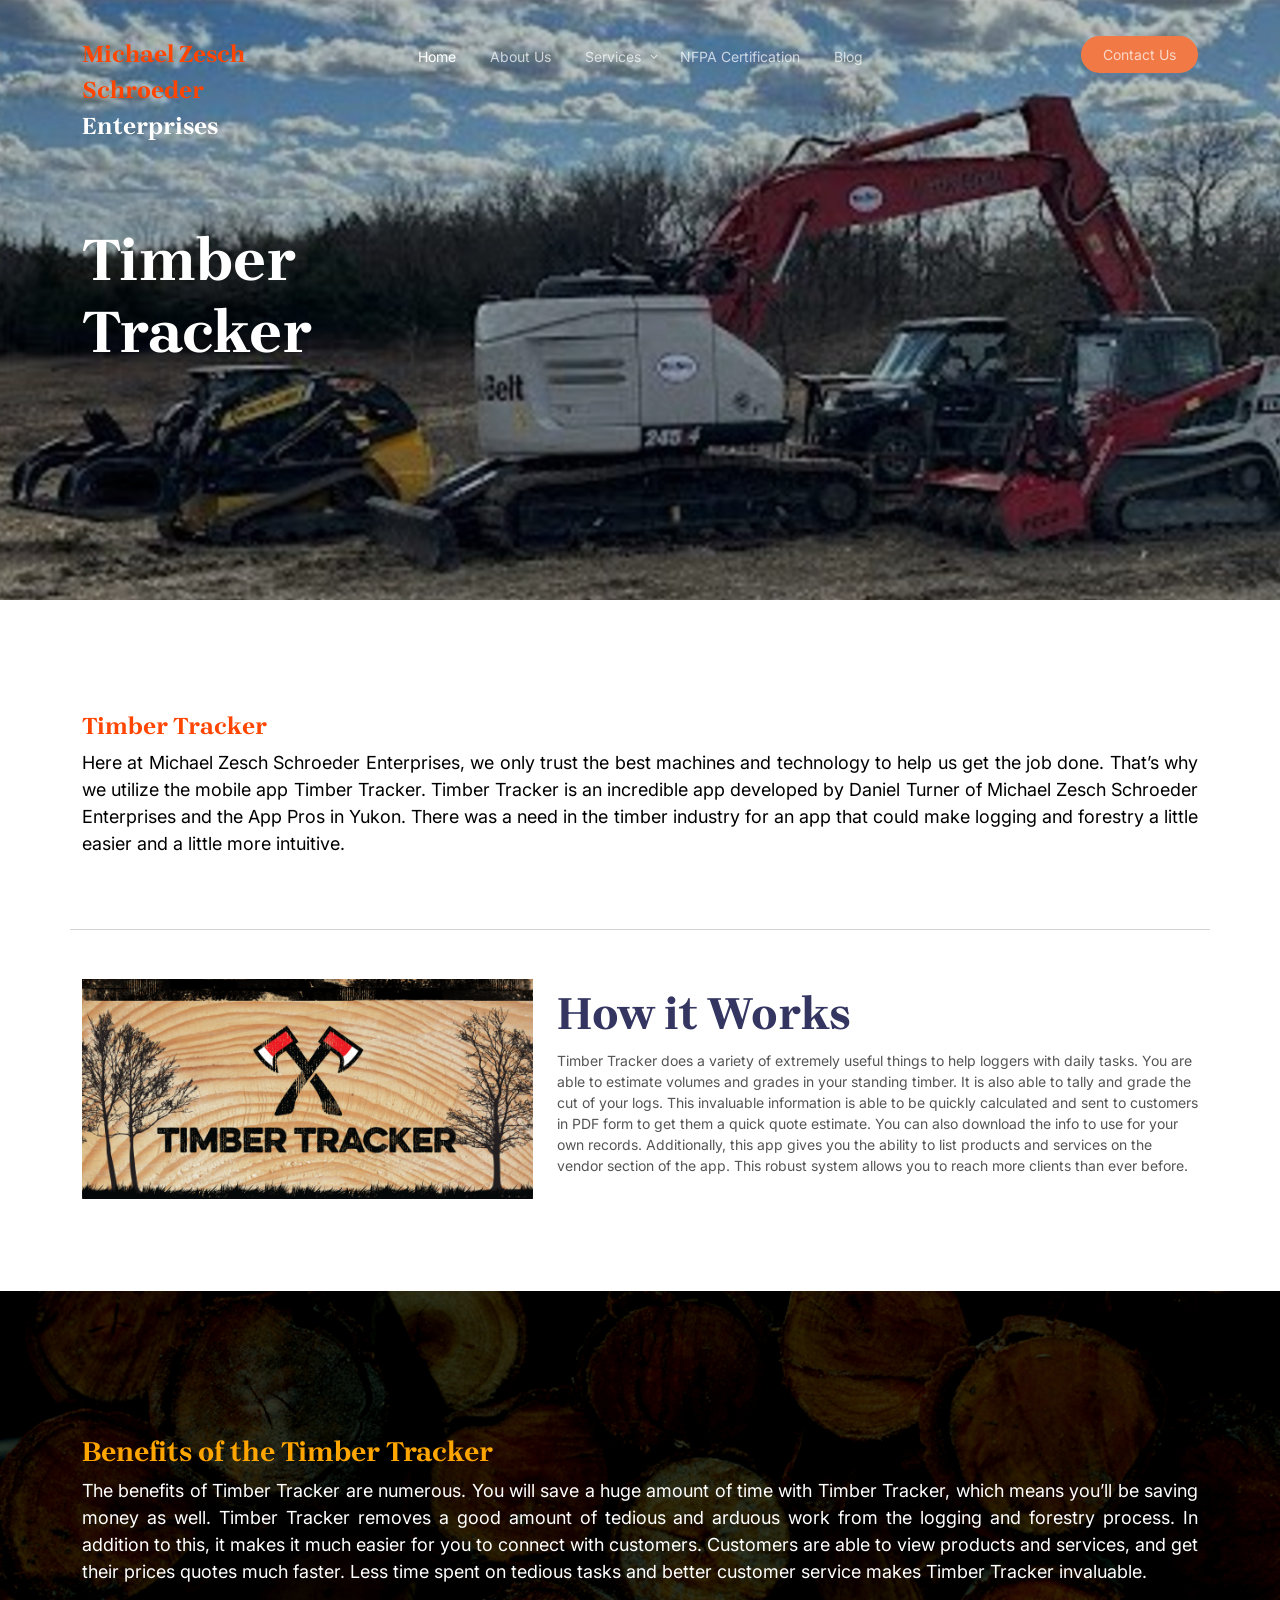
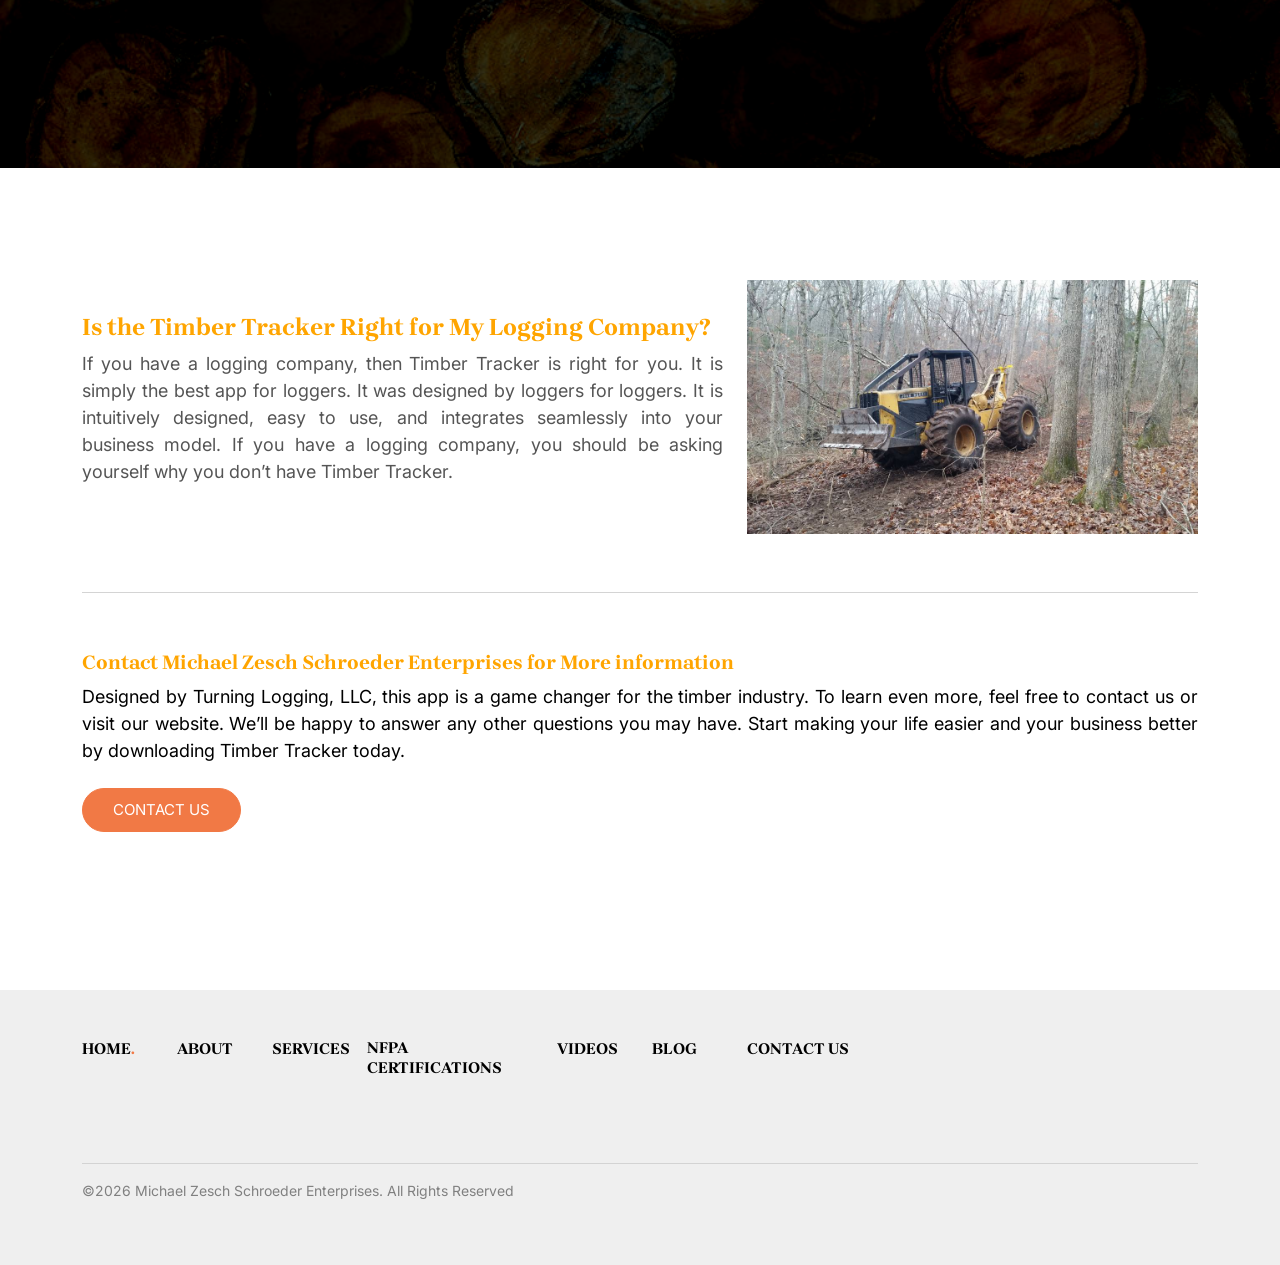
<file: timber-tracker.html>
<!-- /*
* Template Name: Sterial
* Template Author: Untree.co
* Tempalte URI: https://untree.co/
* License: https://creativecommons.org/licenses/by/3.0/
*/ -->
<!doctype html>
<html lang="en">
<head>
	<!-- Required meta tags -->
	<meta charset="utf-8">
	<meta name="viewport" content="width=device-width, initial-scale=1">
	
	<meta name="author" content="Untree.co">
	<link rel="shortcut icon" href="favicon.png">

	<meta name="description" content="" />
	<meta name="keywords" content="bootstrap, bootstrap5" />
	
	<link rel="preconnect" href="https://fonts.googleapis.com">
	<link rel="preconnect" href="https://fonts.gstatic.com" crossorigin>
	<link href="https://fonts.googleapis.com/css2?family=Brygada+1918:ital,wght@0,400;0,600;0,700;1,400&family=Inter:wght@400;700&display=swap" rel="stylesheet">

	<link rel="stylesheet" href="fonts/icomoon/style.css">
	<link rel="stylesheet" href="fonts/flaticon/font/flaticon.css">

	<link rel="stylesheet" href="css/tiny-slider.css">
	<link rel="stylesheet" href="css/aos.css">
	<link rel="stylesheet" href="css/flatpickr.min.css">
	<link rel="stylesheet" href="css/glightbox.min.css">
	<link rel="stylesheet" href="css/style.css">


	<title>Michael Zesch Schroeder Enterprises</title>
</head>
<body>

	<div class="site-mobile-menu site-navbar-target">
		<div class="site-mobile-menu-header">
			<div class="site-mobile-menu-close">
				<span class="icofont-close js-menu-toggle"></span>
			</div>
		</div>
		<div class="site-mobile-menu-body"></div>
	</div>

	<nav class="site-nav mt-3">
		<div class="container">

			<div class="site-navigation">
				<div class="row">
					<div class="col-6 col-lg-3">
						<a href="index.html" class="logo m-0 float-start"><span style="color: orangered;">Michael Zesch Schroeder </span><span>Enterprises</span></a>
					</div>
					<div class="col-lg-6 d-none d-lg-inline-block text-center nav-center-wrap">
						<ul class="js-clone-nav  text-center site-menu p-0 m-0">
							<li class="active"><a href="index.html">Home</a></li>
							<li><a href="about.html">About Us</a></li>
							<li class="has-children">
								<a href="#">Services</a>
								<ul class="dropdown">
									<li><a href="logging.html">Logging</a></li>
									<hr>
									<li><a href="timber-stand-improvement-tsi.html">Timber Stand Improvement (TSI)</a></li>
									<hr>
									<li><a href="timber-management.html">Timber Management</a></li>
									<hr>
									<li><a href="timber-purchasing.html">Timber Purchasing</a></li>
								</ul>
							</li>
							<li><a href="nfpa-certification.html">NFPA Certification</a></li>
														
													
							<li><a href="#">Blog</a></li>

						</ul>
					</div>
					<div class="col-6 col-lg-3 text-lg-end">
						<ul class="js-clone-nav d-none d-lg-inline-block text-end site-menu ">
							<li class="cta-button"><a href="contact.html">Contact Us</a></li>
						</ul>

						<a href="#" class="burger ms-auto float-end site-menu-toggle js-menu-toggle d-inline-block d-lg-none light" data-toggle="collapse" data-target="#main-navbar">
							<span></span>
						</a>
					</div>
				</div>
			</div>
			
		</div>
	</nav>

	

	<div class="hero overlay">

		<div class="img-bg rellax">
			<img src="images/hqdefault.jpg" alt="Image" class="img-fluid">
		</div>
		<div class="container">
			<div class="row align-items-center justify-content-start">
				<div class="col-lg-5">

					<h1 class="heading" data-aos="fade-up">Timber Tracker</h1>

					
				</div>
			</div>
		</div>

		
	</div>

	<div class="section">
		
		<div class="container">
			<div class="row justify-content-between align-items-center" >
				<div class="col-lg-12 ">

					<div style="padding-bottom: 2%;">
						<h5  class="" data-aos="fade-up" data-aos-delay="1"><span style="color: orangered; font-size:x-large; font-weight: bold;">Timber Tracker</span></h5>						
						<p data-aos="fade-up" data-aos-delay="200" style="text-align: justify; color: black; font-size: large;">Here at Michael Zesch Schroeder Enterprises, we only trust the best machines and technology to help us get the job done. That’s why we utilize the mobile app Timber Tracker. Timber Tracker is an incredible app developed by Daniel Turner of Michael Zesch Schroeder Enterprises and the App Pros in  Yukon. There was a need in the timber industry for an app that could make logging and forestry a little easier and a little more intuitive.</p>
						
						
					</div>
					
				</div>
				<hr ><br><br><br><br>
				<div class="col-lg-7 mb-2 mb-lg-0 order-lg-2" data-aos="fade-up" >
					<h5 class="heading mb-8">How it Works</h5>
					<p>Timber Tracker does a variety of extremely useful things to help loggers with daily tasks. You are able to estimate volumes and grades in your standing timber. It is also able to tally and grade the cut of your logs. This invaluable information is able to be quickly calculated and sent to customers in PDF form to get them a quick quote estimate. You can also download the info to use for your own records. Additionally, this app gives you the ability to list products and services on the vendor section of the app. This robust system allows you to reach more clients than ever before.</p>					
				</div>
				<div class="col-lg-5" data-aos="fade-up" data-aos-delay="100" style="text-align: justify;">
					<img src="images/24683_original.png" alt="Image" class="img-fluid">
				</div>	
			</div>
		</div>
	</div>


	


	<div class="section service-section-2" >
		<div class="container">
			<div class="row">

				<div style="padding-bottom: 2%;">
					<h3 style="font-weight: bold;" class="" data-aos="fade-up" data-aos-delay="1"><span style="color: orange;">Benefits of the Timber Tracker</span></h3>						
					<p data-aos="fade-up" data-aos-delay="200" style="text-align: justify; color: white; font-size: large;">The benefits of Timber Tracker are numerous. You will save a huge amount of time with Timber Tracker, which means you’ll be saving money as well. Timber Tracker removes a good amount of tedious and arduous work from the logging and forestry process. In addition to this, it makes it much easier for you to connect with customers. Customers are able to view products and services, and get their prices quotes much faster. Less time spent on tedious tasks and better customer service makes Timber Tracker invaluable.</p>
	
				</div>

			</div>
		</div>
	</div>
	<div class="section">
		
		<div class="container">
			<div class="row justify-content-between align-items-center">
				<div class="col-lg-5 mb-4 mb-lg-0 order-lg-2" data-aos="fade-up">
					<img src="images/15591191_1209174339135775_3519594128279710198_o.jpg" alt="Image" class="img-fluid">
				</div>
				<div class="col-lg-7" data-aos="fade-up" data-aos-delay="100" style="text-align: justify;">
					<h4 style="color: orange; font-weight: bold;">Is the Timber Tracker Right for My Logging Company?</h4>
				
					<p style="font-size: large;">If you have a logging company, then Timber Tracker is right for you. It is simply the best app for loggers. It was designed by loggers for loggers. It is intuitively designed, easy to use, and integrates seamlessly into your business model. If you have a logging company, you should be asking yourself why you don’t have Timber Tracker.</p>
					
				</div>	
			</div>
			<br><br><hr><br><br>
			<div style="padding-bottom: 2%;">
				<h5 style="font-weight: bold;" class="" data-aos="fade-up" data-aos-delay="1"><span style="color: orange;">Contact Michael Zesch Schroeder Enterprises for More information</span></h5>						
				<p data-aos="fade-up" data-aos-delay="200" style="text-align: justify; color: black; font-size: large;">Designed by Turning Logging, LLC, this app is a game changer for the timber industry. To learn even more, feel free to contact us or visit our website. We’ll be happy to answer any other questions you may have. Start making your life easier and your business better by downloading Timber Tracker today.</p>
				<p class="my-4" data-aos="fade-up" data-aos-delay="200"><a href="contact.html" class="btn btn-primary">CONTACT US</a></p>
				
			</div>

		</div>
	</div>


	


	

	<div class="site-footer py-5" style="color: gray;">
		<div class="container">

			<div class="row">
				<div class="col-lg-1">
					<div class="widget">
						<a href="index.html">

							<h3>HOME<span class="text-primary">.</span> </h3>
						</a>

					</div> <!-- /.widget -->

				</div> <!-- /.col-lg-3 -->

				<div class="col-lg-1 ml-auto">
					<div class="widget">
						<a href="about.html">
							<h3>ABOUT</h3>
						</a>
					</div>
				</div>

				<div class="col-lg-1 ml-auto">
					<div class="widget">
						<a href="logging.html">

							<h3>SERVICES</h3>
						</a>
						
					</div> <!-- /.widget -->
				</div> <!-- /.col-lg-3 -->

				<div class="col-lg-2">
					<div class="widget">
						<a href="nfpa-certification.html">
							<h3>NFPA CERTIFICATIONS</h3>

						</a>
						
					</div> <!-- /.widget -->
				</div> <!-- /.col-lg-3 -->


				<div class="col-lg-1">
					<div class="widget">
						<a href="#">

							<h3>VIDEOS</h3>
						</a>
						
					</div> <!-- /.widget -->
				</div>
				
				<div class="col-lg-1">
					<div class="widget">
						<a href="#">

							<h3>BLOG</h3>
						</a>
						
					</div> <!-- /.widget -->
				</div>
				<div class="col-lg-2">
					<div class="widget">
						<a href="contact.html">

							<h3>CONTACT US</h3>
						</a>
						
					</div> <!-- /.widget -->
				</div>
				<!-- /.col-lg-3 -->

			</div>
			<hr>

			<p>
				&copy;<script>document.write(new Date().getFullYear());</script> Michael Zesch Schroeder Enterprises. All Rights Reserved</p>
			<!-- /.row -->

			
		</div> <!-- /.site-footer -->

		<!-- Preloader -->
		<div id="overlayer"></div>
		<div class="loader">
			<div class="spinner-border text-primary" role="status">
				<span class="visually-hidden">Loading...</span>
			</div>
		</div>


		<script src="js/bootstrap.bundle.min.js"></script>
		<script src="js/tiny-slider.js"></script>
		<script src="js/aos.js"></script>
		<script src="js/navbar.js"></script>
		<script src="js/counter.js"></script>
		<script src="js/rellax.js"></script>
		<script src="js/flatpickr.js"></script>
		<script src="js/glightbox.min.js"></script>
		<script src="js/custom.js"></script>
	</body>
	</html>
</file>
<file: fonts/icomoon/style.css>
@font-face {
  font-family: 'icomoon';
  src:  url('fonts/icomoon.eot?10si43');
  src:  url('fonts/icomoon.eot?10si43#iefix') format('embedded-opentype'),
    url('fonts/icomoon.ttf?10si43') format('truetype'),
    url('fonts/icomoon.woff?10si43') format('woff'),
    url('fonts/icomoon.svg?10si43#icomoon') format('svg');
  font-weight: normal;
  font-style: normal;
}

[class^="icon-"], [class*=" icon-"] {
  /* use !important to prevent issues with browser extensions that change fonts */
  font-family: 'icomoon' !important;
  speak: none;
  font-style: normal;
  font-weight: normal;
  font-variant: normal;
  text-transform: none;
  line-height: 1;

  /* Better Font Rendering =========== */
  -webkit-font-smoothing: antialiased;
  -moz-osx-font-smoothing: grayscale;
}

.icon-asterisk:before {
  content: "\f069";
}
.icon-plus:before {
  content: "\f067";
}
.icon-question:before {
  content: "\f128";
}
.icon-minus:before {
  content: "\f068";
}
.icon-glass:before {
  content: "\f000";
}
.icon-music:before {
  content: "\f001";
}
.icon-search:before {
  content: "\f002";
}
.icon-envelope-o:before {
  content: "\f003";
}
.icon-heart:before {
  content: "\f004";
}
.icon-star:before {
  content: "\f005";
}
.icon-star-o:before {
  content: "\f006";
}
.icon-user:before {
  content: "\f007";
}
.icon-film:before {
  content: "\f008";
}
.icon-th-large:before {
  content: "\f009";
}
.icon-th:before {
  content: "\f00a";
}
.icon-th-list:before {
  content: "\f00b";
}
.icon-check:before {
  content: "\f00c";
}
.icon-close:before {
  content: "\f00d";
}
.icon-remove:before {
  content: "\f00d";
}
.icon-times:before {
  content: "\f00d";
}
.icon-search-plus:before {
  content: "\f00e";
}
.icon-search-minus:before {
  content: "\f010";
}
.icon-power-off:before {
  content: "\f011";
}
.icon-signal:before {
  content: "\f012";
}
.icon-cog:before {
  content: "\f013";
}
.icon-gear:before {
  content: "\f013";
}
.icon-trash-o:before {
  content: "\f014";
}
.icon-home:before {
  content: "\f015";
}
.icon-file-o:before {
  content: "\f016";
}
.icon-clock-o:before {
  content: "\f017";
}
.icon-road:before {
  content: "\f018";
}
.icon-download:before {
  content: "\f019";
}
.icon-arrow-circle-o-down:before {
  content: "\f01a";
}
.icon-arrow-circle-o-up:before {
  content: "\f01b";
}
.icon-inbox:before {
  content: "\f01c";
}
.icon-play-circle-o:before {
  content: "\f01d";
}
.icon-repeat:before {
  content: "\f01e";
}
.icon-rotate-right:before {
  content: "\f01e";
}
.icon-refresh:before {
  content: "\f021";
}
.icon-list-alt:before {
  content: "\f022";
}
.icon-lock:before {
  content: "\f023";
}
.icon-flag:before {
  content: "\f024";
}
.icon-headphones:before {
  content: "\f025";
}
.icon-volume-off:before {
  content: "\f026";
}
.icon-volume-down:before {
  content: "\f027";
}
.icon-volume-up:before {
  content: "\f028";
}
.icon-qrcode:before {
  content: "\f029";
}
.icon-barcode:before {
  content: "\f02a";
}
.icon-tag:before {
  content: "\f02b";
}
.icon-tags:before {
  content: "\f02c";
}
.icon-book:before {
  content: "\f02d";
}
.icon-bookmark:before {
  content: "\f02e";
}
.icon-print:before {
  content: "\f02f";
}
.icon-camera:before {
  content: "\f030";
}
.icon-font:before {
  content: "\f031";
}
.icon-bold:before {
  content: "\f032";
}
.icon-italic:before {
  content: "\f033";
}
.icon-text-height:before {
  content: "\f034";
}
.icon-text-width:before {
  content: "\f035";
}
.icon-align-left:before {
  content: "\f036";
}
.icon-align-center:before {
  content: "\f037";
}
.icon-align-right:before {
  content: "\f038";
}
.icon-align-justify:before {
  content: "\f039";
}
.icon-list:before {
  content: "\f03a";
}
.icon-dedent:before {
  content: "\f03b";
}
.icon-outdent:before {
  content: "\f03b";
}
.icon-indent:before {
  content: "\f03c";
}
.icon-video-camera:before {
  content: "\f03d";
}
.icon-image:before {
  content: "\f03e";
}
.icon-photo:before {
  content: "\f03e";
}
.icon-picture-o:before {
  content: "\f03e";
}
.icon-pencil:before {
  content: "\f040";
}
.icon-map-marker:before {
  content: "\f041";
}
.icon-adjust:before {
  content: "\f042";
}
.icon-tint:before {
  content: "\f043";
}
.icon-edit:before {
  content: "\f044";
}
.icon-pencil-square-o:before {
  content: "\f044";
}
.icon-share-square-o:before {
  content: "\f045";
}
.icon-check-square-o:before {
  content: "\f046";
}
.icon-arrows:before {
  content: "\f047";
}
.icon-step-backward:before {
  content: "\f048";
}
.icon-fast-backward:before {
  content: "\f049";
}
.icon-backward:before {
  content: "\f04a";
}
.icon-play:before {
  content: "\f04b";
}
.icon-pause:before {
  content: "\f04c";
}
.icon-stop:before {
  content: "\f04d";
}
.icon-forward:before {
  content: "\f04e";
}
.icon-fast-forward:before {
  content: "\f050";
}
.icon-step-forward:before {
  content: "\f051";
}
.icon-eject:before {
  content: "\f052";
}
.icon-chevron-left:before {
  content: "\f053";
}
.icon-chevron-right:before {
  content: "\f054";
}
.icon-plus-circle:before {
  content: "\f055";
}
.icon-minus-circle:before {
  content: "\f056";
}
.icon-times-circle:before {
  content: "\f057";
}
.icon-check-circle:before {
  content: "\f058";
}
.icon-question-circle:before {
  content: "\f059";
}
.icon-info-circle:before {
  content: "\f05a";
}
.icon-crosshairs:before {
  content: "\f05b";
}
.icon-times-circle-o:before {
  content: "\f05c";
}
.icon-check-circle-o:before {
  content: "\f05d";
}
.icon-ban:before {
  content: "\f05e";
}
.icon-arrow-left:before {
  content: "\f060";
}
.icon-arrow-right:before {
  content: "\f061";
}
.icon-arrow-up:before {
  content: "\f062";
}
.icon-arrow-down:before {
  content: "\f063";
}
.icon-mail-forward:before {
  content: "\f064";
}
.icon-share:before {
  content: "\f064";
}
.icon-expand:before {
  content: "\f065";
}
.icon-compress:before {
  content: "\f066";
}
.icon-exclamation-circle:before {
  content: "\f06a";
}
.icon-gift:before {
  content: "\f06b";
}
.icon-leaf:before {
  content: "\f06c";
}
.icon-fire:before {
  content: "\f06d";
}
.icon-eye:before {
  content: "\f06e";
}
.icon-eye-slash:before {
  content: "\f070";
}
.icon-exclamation-triangle:before {
  content: "\f071";
}
.icon-warning:before {
  content: "\f071";
}
.icon-plane:before {
  content: "\f072";
}
.icon-calendar:before {
  content: "\f073";
}
.icon-random:before {
  content: "\f074";
}
.icon-comment:before {
  content: "\f075";
}
.icon-magnet:before {
  content: "\f076";
}
.icon-chevron-up:before {
  content: "\f077";
}
.icon-chevron-down:before {
  content: "\f078";
}
.icon-retweet:before {
  content: "\f079";
}
.icon-shopping-cart:before {
  content: "\f07a";
}
.icon-folder:before {
  content: "\f07b";
}
.icon-folder-open:before {
  content: "\f07c";
}
.icon-arrows-v:before {
  content: "\f07d";
}
.icon-arrows-h:before {
  content: "\f07e";
}
.icon-bar-chart:before {
  content: "\f080";
}
.icon-bar-chart-o:before {
  content: "\f080";
}
.icon-twitter-square:before {
  content: "\f081";
}
.icon-facebook-square:before {
  content: "\f082";
}
.icon-camera-retro:before {
  content: "\f083";
}
.icon-key:before {
  content: "\f084";
}
.icon-cogs:before {
  content: "\f085";
}
.icon-gears:before {
  content: "\f085";
}
.icon-comments:before {
  content: "\f086";
}
.icon-thumbs-o-up:before {
  content: "\f087";
}
.icon-thumbs-o-down:before {
  content: "\f088";
}
.icon-star-half:before {
  content: "\f089";
}
.icon-heart-o:before {
  content: "\f08a";
}
.icon-sign-out:before {
  content: "\f08b";
}
.icon-linkedin-square:before {
  content: "\f08c";
}
.icon-thumb-tack:before {
  content: "\f08d";
}
.icon-external-link:before {
  content: "\f08e";
}
.icon-sign-in:before {
  content: "\f090";
}
.icon-trophy:before {
  content: "\f091";
}
.icon-github-square:before {
  content: "\f092";
}
.icon-upload:before {
  content: "\f093";
}
.icon-lemon-o:before {
  content: "\f094";
}
.icon-phone:before {
  content: "\f095";
}
.icon-square-o:before {
  content: "\f096";
}
.icon-bookmark-o:before {
  content: "\f097";
}
.icon-phone-square:before {
  content: "\f098";
}
.icon-twitter:before {
  content: "\f099";
}
.icon-facebook:before {
  content: "\f09a";
}
.icon-facebook-f:before {
  content: "\f09a";
}
.icon-github:before {
  content: "\f09b";
}
.icon-unlock:before {
  content: "\f09c";
}
.icon-credit-card:before {
  content: "\f09d";
}
.icon-feed:before {
  content: "\f09e";
}
.icon-rss:before {
  content: "\f09e";
}
.icon-hdd-o:before {
  content: "\f0a0";
}
.icon-bullhorn:before {
  content: "\f0a1";
}
.icon-bell-o:before {
  content: "\f0a2";
}
.icon-certificate:before {
  content: "\f0a3";
}
.icon-hand-o-right:before {
  content: "\f0a4";
}
.icon-hand-o-left:before {
  content: "\f0a5";
}
.icon-hand-o-up:before {
  content: "\f0a6";
}
.icon-hand-o-down:before {
  content: "\f0a7";
}
.icon-arrow-circle-left:before {
  content: "\f0a8";
}
.icon-arrow-circle-right:before {
  content: "\f0a9";
}
.icon-arrow-circle-up:before {
  content: "\f0aa";
}
.icon-arrow-circle-down:before {
  content: "\f0ab";
}
.icon-globe:before {
  content: "\f0ac";
}
.icon-wrench:before {
  content: "\f0ad";
}
.icon-tasks:before {
  content: "\f0ae";
}
.icon-filter:before {
  content: "\f0b0";
}
.icon-briefcase:before {
  content: "\f0b1";
}
.icon-arrows-alt:before {
  content: "\f0b2";
}
.icon-group:before {
  content: "\f0c0";
}
.icon-users:before {
  content: "\f0c0";
}
.icon-chain:before {
  content: "\f0c1";
}
.icon-link:before {
  content: "\f0c1";
}
.icon-cloud:before {
  content: "\f0c2";
}
.icon-flask:before {
  content: "\f0c3";
}
.icon-cut:before {
  content: "\f0c4";
}
.icon-scissors:before {
  content: "\f0c4";
}
.icon-copy:before {
  content: "\f0c5";
}
.icon-files-o:before {
  content: "\f0c5";
}
.icon-paperclip:before {
  content: "\f0c6";
}
.icon-floppy-o:before {
  content: "\f0c7";
}
.icon-save:before {
  content: "\f0c7";
}
.icon-square:before {
  content: "\f0c8";
}
.icon-bars:before {
  content: "\f0c9";
}
.icon-navicon:before {
  content: "\f0c9";
}
.icon-reorder:before {
  content: "\f0c9";
}
.icon-list-ul:before {
  content: "\f0ca";
}
.icon-list-ol:before {
  content: "\f0cb";
}
.icon-strikethrough:before {
  content: "\f0cc";
}
.icon-underline:before {
  content: "\f0cd";
}
.icon-table:before {
  content: "\f0ce";
}
.icon-magic:before {
  content: "\f0d0";
}
.icon-truck:before {
  content: "\f0d1";
}
.icon-pinterest:before {
  content: "\f0d2";
}
.icon-pinterest-square:before {
  content: "\f0d3";
}
.icon-google-plus-square:before {
  content: "\f0d4";
}
.icon-google-plus:before {
  content: "\f0d5";
}
.icon-money:before {
  content: "\f0d6";
}
.icon-caret-down:before {
  content: "\f0d7";
}
.icon-caret-up:before {
  content: "\f0d8";
}
.icon-caret-left:before {
  content: "\f0d9";
}
.icon-caret-right:before {
  content: "\f0da";
}
.icon-columns:before {
  content: "\f0db";
}
.icon-sort:before {
  content: "\f0dc";
}
.icon-unsorted:before {
  content: "\f0dc";
}
.icon-sort-desc:before {
  content: "\f0dd";
}
.icon-sort-down:before {
  content: "\f0dd";
}
.icon-sort-asc:before {
  content: "\f0de";
}
.icon-sort-up:before {
  content: "\f0de";
}
.icon-envelope:before {
  content: "\f0e0";
}
.icon-linkedin:before {
  content: "\f0e1";
}
.icon-rotate-left:before {
  content: "\f0e2";
}
.icon-undo:before {
  content: "\f0e2";
}
.icon-gavel:before {
  content: "\f0e3";
}
.icon-legal:before {
  content: "\f0e3";
}
.icon-dashboard:before {
  content: "\f0e4";
}
.icon-tachometer:before {
  content: "\f0e4";
}
.icon-comment-o:before {
  content: "\f0e5";
}
.icon-comments-o:before {
  content: "\f0e6";
}
.icon-bolt:before {
  content: "\f0e7";
}
.icon-flash:before {
  content: "\f0e7";
}
.icon-sitemap:before {
  content: "\f0e8";
}
.icon-umbrella:before {
  content: "\f0e9";
}
.icon-clipboard:before {
  content: "\f0ea";
}
.icon-paste:before {
  content: "\f0ea";
}
.icon-lightbulb-o:before {
  content: "\f0eb";
}
.icon-exchange:before {
  content: "\f0ec";
}
.icon-cloud-download:before {
  content: "\f0ed";
}
.icon-cloud-upload:before {
  content: "\f0ee";
}
.icon-user-md:before {
  content: "\f0f0";
}
.icon-stethoscope:before {
  content: "\f0f1";
}
.icon-suitcase:before {
  content: "\f0f2";
}
.icon-bell:before {
  content: "\f0f3";
}
.icon-coffee:before {
  content: "\f0f4";
}
.icon-cutlery:before {
  content: "\f0f5";
}
.icon-file-text-o:before {
  content: "\f0f6";
}
.icon-building-o:before {
  content: "\f0f7";
}
.icon-hospital-o:before {
  content: "\f0f8";
}
.icon-ambulance:before {
  content: "\f0f9";
}
.icon-medkit:before {
  content: "\f0fa";
}
.icon-fighter-jet:before {
  content: "\f0fb";
}
.icon-beer:before {
  content: "\f0fc";
}
.icon-h-square:before {
  content: "\f0fd";
}
.icon-plus-square:before {
  content: "\f0fe";
}
.icon-angle-double-left:before {
  content: "\f100";
}
.icon-angle-double-right:before {
  content: "\f101";
}
.icon-angle-double-up:before {
  content: "\f102";
}
.icon-angle-double-down:before {
  content: "\f103";
}
.icon-angle-left:before {
  content: "\f104";
}
.icon-angle-right:before {
  content: "\f105";
}
.icon-angle-up:before {
  content: "\f106";
}
.icon-angle-down:before {
  content: "\f107";
}
.icon-desktop:before {
  content: "\f108";
}
.icon-laptop:before {
  content: "\f109";
}
.icon-tablet:before {
  content: "\f10a";
}
.icon-mobile:before {
  content: "\f10b";
}
.icon-mobile-phone:before {
  content: "\f10b";
}
.icon-circle-o:before {
  content: "\f10c";
}
.icon-quote-left:before {
  content: "\f10d";
}
.icon-quote-right:before {
  content: "\f10e";
}
.icon-spinner:before {
  content: "\f110";
}
.icon-circle:before {
  content: "\f111";
}
.icon-mail-reply:before {
  content: "\f112";
}
.icon-reply:before {
  content: "\f112";
}
.icon-github-alt:before {
  content: "\f113";
}
.icon-folder-o:before {
  content: "\f114";
}
.icon-folder-open-o:before {
  content: "\f115";
}
.icon-smile-o:before {
  content: "\f118";
}
.icon-frown-o:before {
  content: "\f119";
}
.icon-meh-o:before {
  content: "\f11a";
}
.icon-gamepad:before {
  content: "\f11b";
}
.icon-keyboard-o:before {
  content: "\f11c";
}
.icon-flag-o:before {
  content: "\f11d";
}
.icon-flag-checkered:before {
  content: "\f11e";
}
.icon-terminal:before {
  content: "\f120";
}
.icon-code:before {
  content: "\f121";
}
.icon-mail-reply-all:before {
  content: "\f122";
}
.icon-reply-all:before {
  content: "\f122";
}
.icon-star-half-empty:before {
  content: "\f123";
}
.icon-star-half-full:before {
  content: "\f123";
}
.icon-star-half-o:before {
  content: "\f123";
}
.icon-location-arrow:before {
  content: "\f124";
}
.icon-crop:before {
  content: "\f125";
}
.icon-code-fork:before {
  content: "\f126";
}
.icon-chain-broken:before {
  content: "\f127";
}
.icon-unlink:before {
  content: "\f127";
}
.icon-info:before {
  content: "\f129";
}
.icon-exclamation:before {
  content: "\f12a";
}
.icon-superscript:before {
  content: "\f12b";
}
.icon-subscript:before {
  content: "\f12c";
}
.icon-eraser:before {
  content: "\f12d";
}
.icon-puzzle-piece:before {
  content: "\f12e";
}
.icon-microphone:before {
  content: "\f130";
}
.icon-microphone-slash:before {
  content: "\f131";
}
.icon-shield:before {
  content: "\f132";
}
.icon-calendar-o:before {
  content: "\f133";
}
.icon-fire-extinguisher:before {
  content: "\f134";
}
.icon-rocket:before {
  content: "\f135";
}
.icon-maxcdn:before {
  content: "\f136";
}
.icon-chevron-circle-left:before {
  content: "\f137";
}
.icon-chevron-circle-right:before {
  content: "\f138";
}
.icon-chevron-circle-up:before {
  content: "\f139";
}
.icon-chevron-circle-down:before {
  content: "\f13a";
}
.icon-html5:before {
  content: "\f13b";
}
.icon-css3:before {
  content: "\f13c";
}
.icon-anchor:before {
  content: "\f13d";
}
.icon-unlock-alt:before {
  content: "\f13e";
}
.icon-bullseye:before {
  content: "\f140";
}
.icon-ellipsis-h:before {
  content: "\f141";
}
.icon-ellipsis-v:before {
  content: "\f142";
}
.icon-rss-square:before {
  content: "\f143";
}
.icon-play-circle:before {
  content: "\f144";
}
.icon-ticket:before {
  content: "\f145";
}
.icon-minus-square:before {
  content: "\f146";
}
.icon-minus-square-o:before {
  content: "\f147";
}
.icon-level-up:before {
  content: "\f148";
}
.icon-level-down:before {
  content: "\f149";
}
.icon-check-square:before {
  content: "\f14a";
}
.icon-pencil-square:before {
  content: "\f14b";
}
.icon-external-link-square:before {
  content: "\f14c";
}
.icon-share-square:before {
  content: "\f14d";
}
.icon-compass:before {
  content: "\f14e";
}
.icon-caret-square-o-down:before {
  content: "\f150";
}
.icon-toggle-down:before {
  content: "\f150";
}
.icon-caret-square-o-up:before {
  content: "\f151";
}
.icon-toggle-up:before {
  content: "\f151";
}
.icon-caret-square-o-right:before {
  content: "\f152";
}
.icon-toggle-right:before {
  content: "\f152";
}
.icon-eur:before {
  content: "\f153";
}
.icon-euro:before {
  content: "\f153";
}
.icon-gbp:before {
  content: "\f154";
}
.icon-dollar:before {
  content: "\f155";
}
.icon-usd:before {
  content: "\f155";
}
.icon-inr:before {
  content: "\f156";
}
.icon-rupee:before {
  content: "\f156";
}
.icon-cny:before {
  content: "\f157";
}
.icon-jpy:before {
  content: "\f157";
}
.icon-rmb:before {
  content: "\f157";
}
.icon-yen:before {
  content: "\f157";
}
.icon-rouble:before {
  content: "\f158";
}
.icon-rub:before {
  content: "\f158";
}
.icon-ruble:before {
  content: "\f158";
}
.icon-krw:before {
  content: "\f159";
}
.icon-won:before {
  content: "\f159";
}
.icon-bitcoin:before {
  content: "\f15a";
}
.icon-btc:before {
  content: "\f15a";
}
.icon-file:before {
  content: "\f15b";
}
.icon-file-text:before {
  content: "\f15c";
}
.icon-sort-alpha-asc:before {
  content: "\f15d";
}
.icon-sort-alpha-desc:before {
  content: "\f15e";
}
.icon-sort-amount-asc:before {
  content: "\f160";
}
.icon-sort-amount-desc:before {
  content: "\f161";
}
.icon-sort-numeric-asc:before {
  content: "\f162";
}
.icon-sort-numeric-desc:before {
  content: "\f163";
}
.icon-thumbs-up:before {
  content: "\f164";
}
.icon-thumbs-down:before {
  content: "\f165";
}
.icon-youtube-square:before {
  content: "\f166";
}
.icon-youtube:before {
  content: "\f167";
}
.icon-xing:before {
  content: "\f168";
}
.icon-xing-square:before {
  content: "\f169";
}
.icon-youtube-play:before {
  content: "\f16a";
}
.icon-dropbox:before {
  content: "\f16b";
}
.icon-stack-overflow:before {
  content: "\f16c";
}
.icon-instagram:before {
  content: "\f16d";
}
.icon-flickr:before {
  content: "\f16e";
}
.icon-adn:before {
  content: "\f170";
}
.icon-bitbucket:before {
  content: "\f171";
}
.icon-bitbucket-square:before {
  content: "\f172";
}
.icon-tumblr:before {
  content: "\f173";
}
.icon-tumblr-square:before {
  content: "\f174";
}
.icon-long-arrow-down:before {
  content: "\f175";
}
.icon-long-arrow-up:before {
  content: "\f176";
}
.icon-long-arrow-left:before {
  content: "\f177";
}
.icon-long-arrow-right:before {
  content: "\f178";
}
.icon-apple:before {
  content: "\f179";
}
.icon-windows:before {
  content: "\f17a";
}
.icon-android:before {
  content: "\f17b";
}
.icon-linux:before {
  content: "\f17c";
}
.icon-dribbble:before {
  content: "\f17d";
}
.icon-skype:before {
  content: "\f17e";
}
.icon-foursquare:before {
  content: "\f180";
}
.icon-trello:before {
  content: "\f181";
}
.icon-female:before {
  content: "\f182";
}
.icon-male:before {
  content: "\f183";
}
.icon-gittip:before {
  content: "\f184";
}
.icon-gratipay:before {
  content: "\f184";
}
.icon-sun-o:before {
  content: "\f185";
}
.icon-moon-o:before {
  content: "\f186";
}
.icon-archive:before {
  content: "\f187";
}
.icon-bug:before {
  content: "\f188";
}
.icon-vk:before {
  content: "\f189";
}
.icon-weibo:before {
  content: "\f18a";
}
.icon-renren:before {
  content: "\f18b";
}
.icon-pagelines:before {
  content: "\f18c";
}
.icon-stack-exchange:before {
  content: "\f18d";
}
.icon-arrow-circle-o-right:before {
  content: "\f18e";
}
.icon-arrow-circle-o-left:before {
  content: "\f190";
}
.icon-caret-square-o-left:before {
  content: "\f191";
}
.icon-toggle-left:before {
  content: "\f191";
}
.icon-dot-circle-o:before {
  content: "\f192";
}
.icon-wheelchair:before {
  content: "\f193";
}
.icon-vimeo-square:before {
  content: "\f194";
}
.icon-try:before {
  content: "\f195";
}
.icon-turkish-lira:before {
  content: "\f195";
}
.icon-plus-square-o:before {
  content: "\f196";
}
.icon-space-shuttle:before {
  content: "\f197";
}
.icon-slack:before {
  content: "\f198";
}
.icon-envelope-square:before {
  content: "\f199";
}
.icon-wordpress:before {
  content: "\f19a";
}
.icon-openid:before {
  content: "\f19b";
}
.icon-bank:before {
  content: "\f19c";
}
.icon-institution:before {
  content: "\f19c";
}
.icon-university:before {
  content: "\f19c";
}
.icon-graduation-cap:before {
  content: "\f19d";
}
.icon-mortar-board:before {
  content: "\f19d";
}
.icon-yahoo:before {
  content: "\f19e";
}
.icon-google:before {
  content: "\f1a0";
}
.icon-reddit:before {
  content: "\f1a1";
}
.icon-reddit-square:before {
  content: "\f1a2";
}
.icon-stumbleupon-circle:before {
  content: "\f1a3";
}
.icon-stumbleupon:before {
  content: "\f1a4";
}
.icon-delicious:before {
  content: "\f1a5";
}
.icon-digg:before {
  content: "\f1a6";
}
.icon-pied-piper-pp:before {
  content: "\f1a7";
}
.icon-pied-piper-alt:before {
  content: "\f1a8";
}
.icon-drupal:before {
  content: "\f1a9";
}
.icon-joomla:before {
  content: "\f1aa";
}
.icon-language:before {
  content: "\f1ab";
}
.icon-fax:before {
  content: "\f1ac";
}
.icon-building:before {
  content: "\f1ad";
}
.icon-child:before {
  content: "\f1ae";
}
.icon-paw:before {
  content: "\f1b0";
}
.icon-spoon:before {
  content: "\f1b1";
}
.icon-cube:before {
  content: "\f1b2";
}
.icon-cubes:before {
  content: "\f1b3";
}
.icon-behance:before {
  content: "\f1b4";
}
.icon-behance-square:before {
  content: "\f1b5";
}
.icon-steam:before {
  content: "\f1b6";
}
.icon-steam-square:before {
  content: "\f1b7";
}
.icon-recycle:before {
  content: "\f1b8";
}
.icon-automobile:before {
  content: "\f1b9";
}
.icon-car:before {
  content: "\f1b9";
}
.icon-cab:before {
  content: "\f1ba";
}
.icon-taxi:before {
  content: "\f1ba";
}
.icon-tree:before {
  content: "\f1bb";
}
.icon-spotify:before {
  content: "\f1bc";
}
.icon-deviantart:before {
  content: "\f1bd";
}
.icon-soundcloud:before {
  content: "\f1be";
}
.icon-database:before {
  content: "\f1c0";
}
.icon-file-pdf-o:before {
  content: "\f1c1";
}
.icon-file-word-o:before {
  content: "\f1c2";
}
.icon-file-excel-o:before {
  content: "\f1c3";
}
.icon-file-powerpoint-o:before {
  content: "\f1c4";
}
.icon-file-image-o:before {
  content: "\f1c5";
}
.icon-file-photo-o:before {
  content: "\f1c5";
}
.icon-file-picture-o:before {
  content: "\f1c5";
}
.icon-file-archive-o:before {
  content: "\f1c6";
}
.icon-file-zip-o:before {
  content: "\f1c6";
}
.icon-file-audio-o:before {
  content: "\f1c7";
}
.icon-file-sound-o:before {
  content: "\f1c7";
}
.icon-file-movie-o:before {
  content: "\f1c8";
}
.icon-file-video-o:before {
  content: "\f1c8";
}
.icon-file-code-o:before {
  content: "\f1c9";
}
.icon-vine:before {
  content: "\f1ca";
}
.icon-codepen:before {
  content: "\f1cb";
}
.icon-jsfiddle:before {
  content: "\f1cc";
}
.icon-life-bouy:before {
  content: "\f1cd";
}
.icon-life-buoy:before {
  content: "\f1cd";
}
.icon-life-ring:before {
  content: "\f1cd";
}
.icon-life-saver:before {
  content: "\f1cd";
}
.icon-support:before {
  content: "\f1cd";
}
.icon-circle-o-notch:before {
  content: "\f1ce";
}
.icon-ra:before {
  content: "\f1d0";
}
.icon-rebel:before {
  content: "\f1d0";
}
.icon-resistance:before {
  content: "\f1d0";
}
.icon-empire:before {
  content: "\f1d1";
}
.icon-ge:before {
  content: "\f1d1";
}
.icon-git-square:before {
  content: "\f1d2";
}
.icon-git:before {
  content: "\f1d3";
}
.icon-hacker-news:before {
  content: "\f1d4";
}
.icon-y-combinator-square:before {
  content: "\f1d4";
}
.icon-yc-square:before {
  content: "\f1d4";
}
.icon-tencent-weibo:before {
  content: "\f1d5";
}
.icon-qq:before {
  content: "\f1d6";
}
.icon-wechat:before {
  content: "\f1d7";
}
.icon-weixin:before {
  content: "\f1d7";
}
.icon-paper-plane:before {
  content: "\f1d8";
}
.icon-send:before {
  content: "\f1d8";
}
.icon-paper-plane-o:before {
  content: "\f1d9";
}
.icon-send-o:before {
  content: "\f1d9";
}
.icon-history:before {
  content: "\f1da";
}
.icon-circle-thin:before {
  content: "\f1db";
}
.icon-header:before {
  content: "\f1dc";
}
.icon-paragraph:before {
  content: "\f1dd";
}
.icon-sliders:before {
  content: "\f1de";
}
.icon-share-alt:before {
  content: "\f1e0";
}
.icon-share-alt-square:before {
  content: "\f1e1";
}
.icon-bomb:before {
  content: "\f1e2";
}
.icon-futbol-o:before {
  content: "\f1e3";
}
.icon-soccer-ball-o:before {
  content: "\f1e3";
}
.icon-tty:before {
  content: "\f1e4";
}
.icon-binoculars:before {
  content: "\f1e5";
}
.icon-plug:before {
  content: "\f1e6";
}
.icon-slideshare:before {
  content: "\f1e7";
}
.icon-twitch:before {
  content: "\f1e8";
}
.icon-yelp:before {
  content: "\f1e9";
}
.icon-newspaper-o:before {
  content: "\f1ea";
}
.icon-wifi:before {
  content: "\f1eb";
}
.icon-calculator:before {
  content: "\f1ec";
}
.icon-paypal:before {
  content: "\f1ed";
}
.icon-google-wallet:before {
  content: "\f1ee";
}
.icon-cc-visa:before {
  content: "\f1f0";
}
.icon-cc-mastercard:before {
  content: "\f1f1";
}
.icon-cc-discover:before {
  content: "\f1f2";
}
.icon-cc-amex:before {
  content: "\f1f3";
}
.icon-cc-paypal:before {
  content: "\f1f4";
}
.icon-cc-stripe:before {
  content: "\f1f5";
}
.icon-bell-slash:before {
  content: "\f1f6";
}
.icon-bell-slash-o:before {
  content: "\f1f7";
}
.icon-trash:before {
  content: "\f1f8";
}
.icon-copyright:before {
  content: "\f1f9";
}
.icon-at:before {
  content: "\f1fa";
}
.icon-eyedropper:before {
  content: "\f1fb";
}
.icon-paint-brush:before {
  content: "\f1fc";
}
.icon-birthday-cake:before {
  content: "\f1fd";
}
.icon-area-chart:before {
  content: "\f1fe";
}
.icon-pie-chart:before {
  content: "\f200";
}
.icon-line-chart:before {
  content: "\f201";
}
.icon-lastfm:before {
  content: "\f202";
}
.icon-lastfm-square:before {
  content: "\f203";
}
.icon-toggle-off:before {
  content: "\f204";
}
.icon-toggle-on:before {
  content: "\f205";
}
.icon-bicycle:before {
  content: "\f206";
}
.icon-bus:before {
  content: "\f207";
}
.icon-ioxhost:before {
  content: "\f208";
}
.icon-angellist:before {
  content: "\f209";
}
.icon-cc:before {
  content: "\f20a";
}
.icon-ils:before {
  content: "\f20b";
}
.icon-shekel:before {
  content: "\f20b";
}
.icon-sheqel:before {
  content: "\f20b";
}
.icon-meanpath:before {
  content: "\f20c";
}
.icon-buysellads:before {
  content: "\f20d";
}
.icon-connectdevelop:before {
  content: "\f20e";
}
.icon-dashcube:before {
  content: "\f210";
}
.icon-forumbee:before {
  content: "\f211";
}
.icon-leanpub:before {
  content: "\f212";
}
.icon-sellsy:before {
  content: "\f213";
}
.icon-shirtsinbulk:before {
  content: "\f214";
}
.icon-simplybuilt:before {
  content: "\f215";
}
.icon-skyatlas:before {
  content: "\f216";
}
.icon-cart-plus:before {
  content: "\f217";
}
.icon-cart-arrow-down:before {
  content: "\f218";
}
.icon-diamond:before {
  content: "\f219";
}
.icon-ship:before {
  content: "\f21a";
}
.icon-user-secret:before {
  content: "\f21b";
}
.icon-motorcycle:before {
  content: "\f21c";
}
.icon-street-view:before {
  content: "\f21d";
}
.icon-heartbeat:before {
  content: "\f21e";
}
.icon-venus:before {
  content: "\f221";
}
.icon-mars:before {
  content: "\f222";
}
.icon-mercury:before {
  content: "\f223";
}
.icon-intersex:before {
  content: "\f224";
}
.icon-transgender:before {
  content: "\f224";
}
.icon-transgender-alt:before {
  content: "\f225";
}
.icon-venus-double:before {
  content: "\f226";
}
.icon-mars-double:before {
  content: "\f227";
}
.icon-venus-mars:before {
  content: "\f228";
}
.icon-mars-stroke:before {
  content: "\f229";
}
.icon-mars-stroke-v:before {
  content: "\f22a";
}
.icon-mars-stroke-h:before {
  content: "\f22b";
}
.icon-neuter:before {
  content: "\f22c";
}
.icon-genderless:before {
  content: "\f22d";
}
.icon-facebook-official:before {
  content: "\f230";
}
.icon-pinterest-p:before {
  content: "\f231";
}
.icon-whatsapp:before {
  content: "\f232";
}
.icon-server:before {
  content: "\f233";
}
.icon-user-plus:before {
  content: "\f234";
}
.icon-user-times:before {
  content: "\f235";
}
.icon-bed:before {
  content: "\f236";
}
.icon-hotel:before {
  content: "\f236";
}
.icon-viacoin:before {
  content: "\f237";
}
.icon-train:before {
  content: "\f238";
}
.icon-subway:before {
  content: "\f239";
}
.icon-medium:before {
  content: "\f23a";
}
.icon-y-combinator:before {
  content: "\f23b";
}
.icon-yc:before {
  content: "\f23b";
}
.icon-optin-monster:before {
  content: "\f23c";
}
.icon-opencart:before {
  content: "\f23d";
}
.icon-expeditedssl:before {
  content: "\f23e";
}
.icon-battery:before {
  content: "\f240";
}
.icon-battery-4:before {
  content: "\f240";
}
.icon-battery-full:before {
  content: "\f240";
}
.icon-battery-3:before {
  content: "\f241";
}
.icon-battery-three-quarters:before {
  content: "\f241";
}
.icon-battery-2:before {
  content: "\f242";
}
.icon-battery-half:before {
  content: "\f242";
}
.icon-battery-1:before {
  content: "\f243";
}
.icon-battery-quarter:before {
  content: "\f243";
}
.icon-battery-0:before {
  content: "\f244";
}
.icon-battery-empty:before {
  content: "\f244";
}
.icon-mouse-pointer:before {
  content: "\f245";
}
.icon-i-cursor:before {
  content: "\f246";
}
.icon-object-group:before {
  content: "\f247";
}
.icon-object-ungroup:before {
  content: "\f248";
}
.icon-sticky-note:before {
  content: "\f249";
}
.icon-sticky-note-o:before {
  content: "\f24a";
}
.icon-cc-jcb:before {
  content: "\f24b";
}
.icon-cc-diners-club:before {
  content: "\f24c";
}
.icon-clone:before {
  content: "\f24d";
}
.icon-balance-scale:before {
  content: "\f24e";
}
.icon-hourglass-o:before {
  content: "\f250";
}
.icon-hourglass-1:before {
  content: "\f251";
}
.icon-hourglass-start:before {
  content: "\f251";
}
.icon-hourglass-2:before {
  content: "\f252";
}
.icon-hourglass-half:before {
  content: "\f252";
}
.icon-hourglass-3:before {
  content: "\f253";
}
.icon-hourglass-end:before {
  content: "\f253";
}
.icon-hourglass:before {
  content: "\f254";
}
.icon-hand-grab-o:before {
  content: "\f255";
}
.icon-hand-rock-o:before {
  content: "\f255";
}
.icon-hand-paper-o:before {
  content: "\f256";
}
.icon-hand-stop-o:before {
  content: "\f256";
}
.icon-hand-scissors-o:before {
  content: "\f257";
}
.icon-hand-lizard-o:before {
  content: "\f258";
}
.icon-hand-spock-o:before {
  content: "\f259";
}
.icon-hand-pointer-o:before {
  content: "\f25a";
}
.icon-hand-peace-o:before {
  content: "\f25b";
}
.icon-trademark:before {
  content: "\f25c";
}
.icon-registered:before {
  content: "\f25d";
}
.icon-creative-commons:before {
  content: "\f25e";
}
.icon-gg:before {
  content: "\f260";
}
.icon-gg-circle:before {
  content: "\f261";
}
.icon-tripadvisor:before {
  content: "\f262";
}
.icon-odnoklassniki:before {
  content: "\f263";
}
.icon-odnoklassniki-square:before {
  content: "\f264";
}
.icon-get-pocket:before {
  content: "\f265";
}
.icon-wikipedia-w:before {
  content: "\f266";
}
.icon-safari:before {
  content: "\f267";
}
.icon-chrome:before {
  content: "\f268";
}
.icon-firefox:before {
  content: "\f269";
}
.icon-opera:before {
  content: "\f26a";
}
.icon-internet-explorer:before {
  content: "\f26b";
}
.icon-television:before {
  content: "\f26c";
}
.icon-tv:before {
  content: "\f26c";
}
.icon-contao:before {
  content: "\f26d";
}
.icon-500px:before {
  content: "\f26e";
}
.icon-amazon:before {
  content: "\f270";
}
.icon-calendar-plus-o:before {
  content: "\f271";
}
.icon-calendar-minus-o:before {
  content: "\f272";
}
.icon-calendar-times-o:before {
  content: "\f273";
}
.icon-calendar-check-o:before {
  content: "\f274";
}
.icon-industry:before {
  content: "\f275";
}
.icon-map-pin:before {
  content: "\f276";
}
.icon-map-signs:before {
  content: "\f277";
}
.icon-map-o:before {
  content: "\f278";
}
.icon-map:before {
  content: "\f279";
}
.icon-commenting:before {
  content: "\f27a";
}
.icon-commenting-o:before {
  content: "\f27b";
}
.icon-houzz:before {
  content: "\f27c";
}
.icon-vimeo:before {
  content: "\f27d";
}
.icon-black-tie:before {
  content: "\f27e";
}
.icon-fonticons:before {
  content: "\f280";
}
.icon-reddit-alien:before {
  content: "\f281";
}
.icon-edge:before {
  content: "\f282";
}
.icon-credit-card-alt:before {
  content: "\f283";
}
.icon-codiepie:before {
  content: "\f284";
}
.icon-modx:before {
  content: "\f285";
}
.icon-fort-awesome:before {
  content: "\f286";
}
.icon-usb:before {
  content: "\f287";
}
.icon-product-hunt:before {
  content: "\f288";
}
.icon-mixcloud:before {
  content: "\f289";
}
.icon-scribd:before {
  content: "\f28a";
}
.icon-pause-circle:before {
  content: "\f28b";
}
.icon-pause-circle-o:before {
  content: "\f28c";
}
.icon-stop-circle:before {
  content: "\f28d";
}
.icon-stop-circle-o:before {
  content: "\f28e";
}
.icon-shopping-bag:before {
  content: "\f290";
}
.icon-shopping-basket:before {
  content: "\f291";
}
.icon-hashtag:before {
  content: "\f292";
}
.icon-bluetooth:before {
  content: "\f293";
}
.icon-bluetooth-b:before {
  content: "\f294";
}
.icon-percent:before {
  content: "\f295";
}
.icon-gitlab:before {
  content: "\f296";
}
.icon-wpbeginner:before {
  content: "\f297";
}
.icon-wpforms:before {
  content: "\f298";
}
.icon-envira:before {
  content: "\f299";
}
.icon-universal-access:before {
  content: "\f29a";
}
.icon-wheelchair-alt:before {
  content: "\f29b";
}
.icon-question-circle-o:before {
  content: "\f29c";
}
.icon-blind:before {
  content: "\f29d";
}
.icon-audio-description:before {
  content: "\f29e";
}
.icon-volume-control-phone:before {
  content: "\f2a0";
}
.icon-braille:before {
  content: "\f2a1";
}
.icon-assistive-listening-systems:before {
  content: "\f2a2";
}
.icon-american-sign-language-interpreting:before {
  content: "\f2a3";
}
.icon-asl-interpreting:before {
  content: "\f2a3";
}
.icon-deaf:before {
  content: "\f2a4";
}
.icon-deafness:before {
  content: "\f2a4";
}
.icon-hard-of-hearing:before {
  content: "\f2a4";
}
.icon-glide:before {
  content: "\f2a5";
}
.icon-glide-g:before {
  content: "\f2a6";
}
.icon-sign-language:before {
  content: "\f2a7";
}
.icon-signing:before {
  content: "\f2a7";
}
.icon-low-vision:before {
  content: "\f2a8";
}
.icon-viadeo:before {
  content: "\f2a9";
}
.icon-viadeo-square:before {
  content: "\f2aa";
}
.icon-snapchat:before {
  content: "\f2ab";
}
.icon-snapchat-ghost:before {
  content: "\f2ac";
}
.icon-snapchat-square:before {
  content: "\f2ad";
}
.icon-pied-piper:before {
  content: "\f2ae";
}
.icon-first-order:before {
  content: "\f2b0";
}
.icon-yoast:before {
  content: "\f2b1";
}
.icon-themeisle:before {
  content: "\f2b2";
}
.icon-google-plus-circle:before {
  content: "\f2b3";
}
.icon-google-plus-official:before {
  content: "\f2b3";
}
.icon-fa:before {
  content: "\f2b4";
}
.icon-font-awesome:before {
  content: "\f2b4";
}
.icon-handshake-o:before {
  content: "\f2b5";
}
.icon-envelope-open:before {
  content: "\f2b6";
}
.icon-envelope-open-o:before {
  content: "\f2b7";
}
.icon-linode:before {
  content: "\f2b8";
}
.icon-address-book:before {
  content: "\f2b9";
}
.icon-address-book-o:before {
  content: "\f2ba";
}
.icon-address-card:before {
  content: "\f2bb";
}
.icon-vcard:before {
  content: "\f2bb";
}
.icon-address-card-o:before {
  content: "\f2bc";
}
.icon-vcard-o:before {
  content: "\f2bc";
}
.icon-user-circle:before {
  content: "\f2bd";
}
.icon-user-circle-o:before {
  content: "\f2be";
}
.icon-user-o:before {
  content: "\f2c0";
}
.icon-id-badge:before {
  content: "\f2c1";
}
.icon-drivers-license:before {
  content: "\f2c2";
}
.icon-id-card:before {
  content: "\f2c2";
}
.icon-drivers-license-o:before {
  content: "\f2c3";
}
.icon-id-card-o:before {
  content: "\f2c3";
}
.icon-quora:before {
  content: "\f2c4";
}
.icon-free-code-camp:before {
  content: "\f2c5";
}
.icon-telegram:before {
  content: "\f2c6";
}
.icon-thermometer:before {
  content: "\f2c7";
}
.icon-thermometer-4:before {
  content: "\f2c7";
}
.icon-thermometer-full:before {
  content: "\f2c7";
}
.icon-thermometer-3:before {
  content: "\f2c8";
}
.icon-thermometer-three-quarters:before {
  content: "\f2c8";
}
.icon-thermometer-2:before {
  content: "\f2c9";
}
.icon-thermometer-half:before {
  content: "\f2c9";
}
.icon-thermometer-1:before {
  content: "\f2ca";
}
.icon-thermometer-quarter:before {
  content: "\f2ca";
}
.icon-thermometer-0:before {
  content: "\f2cb";
}
.icon-thermometer-empty:before {
  content: "\f2cb";
}
.icon-shower:before {
  content: "\f2cc";
}
.icon-bath:before {
  content: "\f2cd";
}
.icon-bathtub:before {
  content: "\f2cd";
}
.icon-s15:before {
  content: "\f2cd";
}
.icon-podcast:before {
  content: "\f2ce";
}
.icon-window-maximize:before {
  content: "\f2d0";
}
.icon-window-minimize:before {
  content: "\f2d1";
}
.icon-window-restore:before {
  content: "\f2d2";
}
.icon-times-rectangle:before {
  content: "\f2d3";
}
.icon-window-close:before {
  content: "\f2d3";
}
.icon-times-rectangle-o:before {
  content: "\f2d4";
}
.icon-window-close-o:before {
  content: "\f2d4";
}
.icon-bandcamp:before {
  content: "\f2d5";
}
.icon-grav:before {
  content: "\f2d6";
}
.icon-etsy:before {
  content: "\f2d7";
}
.icon-imdb:before {
  content: "\f2d8";
}
.icon-ravelry:before {
  content: "\f2d9";
}
.icon-eercast:before {
  content: "\f2da";
}
.icon-microchip:before {
  content: "\f2db";
}
.icon-snowflake-o:before {
  content: "\f2dc";
}
.icon-superpowers:before {
  content: "\f2dd";
}
.icon-wpexplorer:before {
  content: "\f2de";
}
.icon-meetup:before {
  content: "\f2e0";
}
.icon-3d_rotation:before {
  content: "\e84d";
}
.icon-ac_unit:before {
  content: "\eb3b";
}
.icon-alarm:before {
  content: "\e855";
}
.icon-access_alarms:before {
  content: "\e191";
}
.icon-schedule:before {
  content: "\e8b5";
}
.icon-accessibility:before {
  content: "\e84e";
}
.icon-accessible:before {
  content: "\e914";
}
.icon-account_balance:before {
  content: "\e84f";
}
.icon-account_balance_wallet:before {
  content: "\e850";
}
.icon-account_box:before {
  content: "\e851";
}
.icon-account_circle:before {
  content: "\e853";
}
.icon-adb:before {
  content: "\e60e";
}
.icon-add:before {
  content: "\e145";
}
.icon-add_a_photo:before {
  content: "\e439";
}
.icon-alarm_add:before {
  content: "\e856";
}
.icon-add_alert:before {
  content: "\e003";
}
.icon-add_box:before {
  content: "\e146";
}
.icon-add_circle:before {
  content: "\e147";
}
.icon-control_point:before {
  content: "\e3ba";
}
.icon-add_location:before {
  content: "\e567";
}
.icon-add_shopping_cart:before {
  content: "\e854";
}
.icon-queue:before {
  content: "\e03c";
}
.icon-add_to_queue:before {
  content: "\e05c";
}
.icon-adjust2:before {
  content: "\e39e";
}
.icon-airline_seat_flat:before {
  content: "\e630";
}
.icon-airline_seat_flat_angled:before {
  content: "\e631";
}
.icon-airline_seat_individual_suite:before {
  content: "\e632";
}
.icon-airline_seat_legroom_extra:before {
  content: "\e633";
}
.icon-airline_seat_legroom_normal:before {
  content: "\e634";
}
.icon-airline_seat_legroom_reduced:before {
  content: "\e635";
}
.icon-airline_seat_recline_extra:before {
  content: "\e636";
}
.icon-airline_seat_recline_normal:before {
  content: "\e637";
}
.icon-flight:before {
  content: "\e539";
}
.icon-airplanemode_inactive:before {
  content: "\e194";
}
.icon-airplay:before {
  content: "\e055";
}
.icon-airport_shuttle:before {
  content: "\eb3c";
}
.icon-alarm_off:before {
  content: "\e857";
}
.icon-alarm_on:before {
  content: "\e858";
}
.icon-album:before {
  content: "\e019";
}
.icon-all_inclusive:before {
  content: "\eb3d";
}
.icon-all_out:before {
  content: "\e90b";
}
.icon-android2:before {
  content: "\e859";
}
.icon-announcement:before {
  content: "\e85a";
}
.icon-apps:before {
  content: "\e5c3";
}
.icon-archive2:before {
  content: "\e149";
}
.icon-arrow_back:before {
  content: "\e5c4";
}
.icon-arrow_downward:before {
  content: "\e5db";
}
.icon-arrow_drop_down:before {
  content: "\e5c5";
}
.icon-arrow_drop_down_circle:before {
  content: "\e5c6";
}
.icon-arrow_drop_up:before {
  content: "\e5c7";
}
.icon-arrow_forward:before {
  content: "\e5c8";
}
.icon-arrow_upward:before {
  content: "\e5d8";
}
.icon-art_track:before {
  content: "\e060";
}
.icon-aspect_ratio:before {
  content: "\e85b";
}
.icon-poll:before {
  content: "\e801";
}
.icon-assignment:before {
  content: "\e85d";
}
.icon-assignment_ind:before {
  content: "\e85e";
}
.icon-assignment_late:before {
  content: "\e85f";
}
.icon-assignment_return:before {
  content: "\e860";
}
.icon-assignment_returned:before {
  content: "\e861";
}
.icon-assignment_turned_in:before {
  content: "\e862";
}
.icon-assistant:before {
  content: "\e39f";
}
.icon-flag2:before {
  content: "\e153";
}
.icon-attach_file:before {
  content: "\e226";
}
.icon-attach_money:before {
  content: "\e227";
}
.icon-attachment:before {
  content: "\e2bc";
}
.icon-audiotrack:before {
  content: "\e3a1";
}
.icon-autorenew:before {
  content: "\e863";
}
.icon-av_timer:before {
  content: "\e01b";
}
.icon-backspace:before {
  content: "\e14a";
}
.icon-cloud_upload:before {
  content: "\e2c3";
}
.icon-battery_alert:before {
  content: "\e19c";
}
.icon-battery_charging_full:before {
  content: "\e1a3";
}
.icon-battery_std:before {
  content: "\e1a5";
}
.icon-battery_unknown:before {
  content: "\e1a6";
}
.icon-beach_access:before {
  content: "\eb3e";
}
.icon-beenhere:before {
  content: "\e52d";
}
.icon-block:before {
  content: "\e14b";
}
.icon-bluetooth2:before {
  content: "\e1a7";
}
.icon-bluetooth_searching:before {
  content: "\e1aa";
}
.icon-bluetooth_connected:before {
  content: "\e1a8";
}
.icon-bluetooth_disabled:before {
  content: "\e1a9";
}
.icon-blur_circular:before {
  content: "\e3a2";
}
.icon-blur_linear:before {
  content: "\e3a3";
}
.icon-blur_off:before {
  content: "\e3a4";
}
.icon-blur_on:before {
  content: "\e3a5";
}
.icon-class:before {
  content: "\e86e";
}
.icon-turned_in:before {
  content: "\e8e6";
}
.icon-turned_in_not:before {
  content: "\e8e7";
}
.icon-border_all:before {
  content: "\e228";
}
.icon-border_bottom:before {
  content: "\e229";
}
.icon-border_clear:before {
  content: "\e22a";
}
.icon-border_color:before {
  content: "\e22b";
}
.icon-border_horizontal:before {
  content: "\e22c";
}
.icon-border_inner:before {
  content: "\e22d";
}
.icon-border_left:before {
  content: "\e22e";
}
.icon-border_outer:before {
  content: "\e22f";
}
.icon-border_right:before {
  content: "\e230";
}
.icon-border_style:before {
  content: "\e231";
}
.icon-border_top:before {
  content: "\e232";
}
.icon-border_vertical:before {
  content: "\e233";
}
.icon-branding_watermark:before {
  content: "\e06b";
}
.icon-brightness_1:before {
  content: "\e3a6";
}
.icon-brightness_2:before {
  content: "\e3a7";
}
.icon-brightness_3:before {
  content: "\e3a8";
}
.icon-brightness_4:before {
  content: "\e3a9";
}
.icon-brightness_low:before {
  content: "\e1ad";
}
.icon-brightness_medium:before {
  content: "\e1ae";
}
.icon-brightness_high:before {
  content: "\e1ac";
}
.icon-brightness_auto:before {
  content: "\e1ab";
}
.icon-broken_image:before {
  content: "\e3ad";
}
.icon-brush:before {
  content: "\e3ae";
}
.icon-bubble_chart:before {
  content: "\e6dd";
}
.icon-bug_report:before {
  content: "\e868";
}
.icon-build:before {
  content: "\e869";
}
.icon-burst_mode:before {
  content: "\e43c";
}
.icon-domain:before {
  content: "\e7ee";
}
.icon-business_center:before {
  content: "\eb3f";
}
.icon-cached:before {
  content: "\e86a";
}
.icon-cake:before {
  content: "\e7e9";
}
.icon-phone2:before {
  content: "\e0cd";
}
.icon-call_end:before {
  content: "\e0b1";
}
.icon-call_made:before {
  content: "\e0b2";
}
.icon-merge_type:before {
  content: "\e252";
}
.icon-call_missed:before {
  content: "\e0b4";
}
.icon-call_missed_outgoing:before {
  content: "\e0e4";
}
.icon-call_received:before {
  content: "\e0b5";
}
.icon-call_split:before {
  content: "\e0b6";
}
.icon-call_to_action:before {
  content: "\e06c";
}
.icon-camera2:before {
  content: "\e3af";
}
.icon-photo_camera:before {
  content: "\e412";
}
.icon-camera_enhance:before {
  content: "\e8fc";
}
.icon-camera_front:before {
  content: "\e3b1";
}
.icon-camera_rear:before {
  content: "\e3b2";
}
.icon-camera_roll:before {
  content: "\e3b3";
}
.icon-cancel:before {
  content: "\e5c9";
}
.icon-redeem:before {
  content: "\e8b1";
}
.icon-card_membership:before {
  content: "\e8f7";
}
.icon-card_travel:before {
  content: "\e8f8";
}
.icon-casino:before {
  content: "\eb40";
}
.icon-cast:before {
  content: "\e307";
}
.icon-cast_connected:before {
  content: "\e308";
}
.icon-center_focus_strong:before {
  content: "\e3b4";
}
.icon-center_focus_weak:before {
  content: "\e3b5";
}
.icon-change_history:before {
  content: "\e86b";
}
.icon-chat:before {
  content: "\e0b7";
}
.icon-chat_bubble:before {
  content: "\e0ca";
}
.icon-chat_bubble_outline:before {
  content: "\e0cb";
}
.icon-check2:before {
  content: "\e5ca";
}
.icon-check_box:before {
  content: "\e834";
}
.icon-check_box_outline_blank:before {
  content: "\e835";
}
.icon-check_circle:before {
  content: "\e86c";
}
.icon-navigate_before:before {
  content: "\e408";
}
.icon-navigate_next:before {
  content: "\e409";
}
.icon-child_care:before {
  content: "\eb41";
}
.icon-child_friendly:before {
  content: "\eb42";
}
.icon-chrome_reader_mode:before {
  content: "\e86d";
}
.icon-close2:before {
  content: "\e5cd";
}
.icon-clear_all:before {
  content: "\e0b8";
}
.icon-closed_caption:before {
  content: "\e01c";
}
.icon-wb_cloudy:before {
  content: "\e42d";
}
.icon-cloud_circle:before {
  content: "\e2be";
}
.icon-cloud_done:before {
  content: "\e2bf";
}
.icon-cloud_download:before {
  content: "\e2c0";
}
.icon-cloud_off:before {
  content: "\e2c1";
}
.icon-cloud_queue:before {
  content: "\e2c2";
}
.icon-code2:before {
  content: "\e86f";
}
.icon-photo_library:before {
  content: "\e413";
}
.icon-collections_bookmark:before {
  content: "\e431";
}
.icon-palette:before {
  content: "\e40a";
}
.icon-colorize:before {
  content: "\e3b8";
}
.icon-comment2:before {
  content: "\e0b9";
}
.icon-compare:before {
  content: "\e3b9";
}
.icon-compare_arrows:before {
  content: "\e915";
}
.icon-laptop2:before {
  content: "\e31e";
}
.icon-confirmation_number:before {
  content: "\e638";
}
.icon-contact_mail:before {
  content: "\e0d0";
}
.icon-contact_phone:before {
  content: "\e0cf";
}
.icon-contacts:before {
  content: "\e0ba";
}
.icon-content_copy:before {
  content: "\e14d";
}
.icon-content_cut:before {
  content: "\e14e";
}
.icon-content_paste:before {
  content: "\e14f";
}
.icon-control_point_duplicate:before {
  content: "\e3bb";
}
.icon-copyright2:before {
  content: "\e90c";
}
.icon-mode_edit:before {
  content: "\e254";
}
.icon-create_new_folder:before {
  content: "\e2cc";
}
.icon-payment:before {
  content: "\e8a1";
}
.icon-crop2:before {
  content: "\e3be";
}
.icon-crop_16_9:before {
  content: "\e3bc";
}
.icon-crop_3_2:before {
  content: "\e3bd";
}
.icon-crop_landscape:before {
  content: "\e3c3";
}
.icon-crop_7_5:before {
  content: "\e3c0";
}
.icon-crop_din:before {
  content: "\e3c1";
}
.icon-crop_free:before {
  content: "\e3c2";
}
.icon-crop_original:before {
  content: "\e3c4";
}
.icon-crop_portrait:before {
  content: "\e3c5";
}
.icon-crop_rotate:before {
  content: "\e437";
}
.icon-crop_square:before {
  content: "\e3c6";
}
.icon-dashboard2:before {
  content: "\e871";
}
.icon-data_usage:before {
  content: "\e1af";
}
.icon-date_range:before {
  content: "\e916";
}
.icon-dehaze:before {
  content: "\e3c7";
}
.icon-delete:before {
  content: "\e872";
}
.icon-delete_forever:before {
  content: "\e92b";
}
.icon-delete_sweep:before {
  content: "\e16c";
}
.icon-description:before {
  content: "\e873";
}
.icon-desktop_mac:before {
  content: "\e30b";
}
.icon-desktop_windows:before {
  content: "\e30c";
}
.icon-details:before {
  content: "\e3c8";
}
.icon-developer_board:before {
  content: "\e30d";
}
.icon-developer_mode:before {
  content: "\e1b0";
}
.icon-device_hub:before {
  content: "\e335";
}
.icon-phonelink:before {
  content: "\e326";
}
.icon-devices_other:before {
  content: "\e337";
}
.icon-dialer_sip:before {
  content: "\e0bb";
}
.icon-dialpad:before {
  content: "\e0bc";
}
.icon-directions:before {
  content: "\e52e";
}
.icon-directions_bike:before {
  content: "\e52f";
}
.icon-directions_boat:before {
  content: "\e532";
}
.icon-directions_bus:before {
  content: "\e530";
}
.icon-directions_car:before {
  content: "\e531";
}
.icon-directions_railway:before {
  content: "\e534";
}
.icon-directions_run:before {
  content: "\e566";
}
.icon-directions_transit:before {
  content: "\e535";
}
.icon-directions_walk:before {
  content: "\e536";
}
.icon-disc_full:before {
  content: "\e610";
}
.icon-dns:before {
  content: "\e875";
}
.icon-not_interested:before {
  content: "\e033";
}
.icon-do_not_disturb_alt:before {
  content: "\e611";
}
.icon-do_not_disturb_off:before {
  content: "\e643";
}
.icon-remove_circle:before {
  content: "\e15c";
}
.icon-dock:before {
  content: "\e30e";
}
.icon-done:before {
  content: "\e876";
}
.icon-done_all:before {
  content: "\e877";
}
.icon-donut_large:before {
  content: "\e917";
}
.icon-donut_small:before {
  content: "\e918";
}
.icon-drafts:before {
  content: "\e151";
}
.icon-drag_handle:before {
  content: "\e25d";
}
.icon-time_to_leave:before {
  content: "\e62c";
}
.icon-dvr:before {
  content: "\e1b2";
}
.icon-edit_location:before {
  content: "\e568";
}
.icon-eject2:before {
  content: "\e8fb";
}
.icon-markunread:before {
  content: "\e159";
}
.icon-enhanced_encryption:before {
  content: "\e63f";
}
.icon-equalizer:before {
  content: "\e01d";
}
.icon-error:before {
  content: "\e000";
}
.icon-error_outline:before {
  content: "\e001";
}
.icon-euro_symbol:before {
  content: "\e926";
}
.icon-ev_station:before {
  content: "\e56d";
}
.icon-insert_invitation:before {
  content: "\e24f";
}
.icon-event_available:before {
  content: "\e614";
}
.icon-event_busy:before {
  content: "\e615";
}
.icon-event_note:before {
  content: "\e616";
}
.icon-event_seat:before {
  content: "\e903";
}
.icon-exit_to_app:before {
  content: "\e879";
}
.icon-expand_less:before {
  content: "\e5ce";
}
.icon-expand_more:before {
  content: "\e5cf";
}
.icon-explicit:before {
  content: "\e01e";
}
.icon-explore:before {
  content: "\e87a";
}
.icon-exposure:before {
  content: "\e3ca";
}
.icon-exposure_neg_1:before {
  content: "\e3cb";
}
.icon-exposure_neg_2:before {
  content: "\e3cc";
}
.icon-exposure_plus_1:before {
  content: "\e3cd";
}
.icon-exposure_plus_2:before {
  content: "\e3ce";
}
.icon-exposure_zero:before {
  content: "\e3cf";
}
.icon-extension:before {
  content: "\e87b";
}
.icon-face:before {
  content: "\e87c";
}
.icon-fast_forward:before {
  content: "\e01f";
}
.icon-fast_rewind:before {
  content: "\e020";
}
.icon-favorite:before {
  content: "\e87d";
}
.icon-favorite_border:before {
  content: "\e87e";
}
.icon-featured_play_list:before {
  content: "\e06d";
}
.icon-featured_video:before {
  content: "\e06e";
}
.icon-sms_failed:before {
  content: "\e626";
}
.icon-fiber_dvr:before {
  content: "\e05d";
}
.icon-fiber_manual_record:before {
  content: "\e061";
}
.icon-fiber_new:before {
  content: "\e05e";
}
.icon-fiber_pin:before {
  content: "\e06a";
}
.icon-fiber_smart_record:before {
  content: "\e062";
}
.icon-get_app:before {
  content: "\e884";
}
.icon-file_upload:before {
  content: "\e2c6";
}
.icon-filter2:before {
  content: "\e3d3";
}
.icon-filter_1:before {
  content: "\e3d0";
}
.icon-filter_2:before {
  content: "\e3d1";
}
.icon-filter_3:before {
  content: "\e3d2";
}
.icon-filter_4:before {
  content: "\e3d4";
}
.icon-filter_5:before {
  content: "\e3d5";
}
.icon-filter_6:before {
  content: "\e3d6";
}
.icon-filter_7:before {
  content: "\e3d7";
}
.icon-filter_8:before {
  content: "\e3d8";
}
.icon-filter_9:before {
  content: "\e3d9";
}
.icon-filter_9_plus:before {
  content: "\e3da";
}
.icon-filter_b_and_w:before {
  content: "\e3db";
}
.icon-filter_center_focus:before {
  content: "\e3dc";
}
.icon-filter_drama:before {
  content: "\e3dd";
}
.icon-filter_frames:before {
  content: "\e3de";
}
.icon-terrain:before {
  content: "\e564";
}
.icon-filter_list:before {
  content: "\e152";
}
.icon-filter_none:before {
  content: "\e3e0";
}
.icon-filter_tilt_shift:before {
  content: "\e3e2";
}
.icon-filter_vintage:before {
  content: "\e3e3";
}
.icon-find_in_page:before {
  content: "\e880";
}
.icon-find_replace:before {
  content: "\e881";
}
.icon-fingerprint:before {
  content: "\e90d";
}
.icon-first_page:before {
  content: "\e5dc";
}
.icon-fitness_center:before {
  content: "\eb43";
}
.icon-flare:before {
  content: "\e3e4";
}
.icon-flash_auto:before {
  content: "\e3e5";
}
.icon-flash_off:before {
  content: "\e3e6";
}
.icon-flash_on:before {
  content: "\e3e7";
}
.icon-flight_land:before {
  content: "\e904";
}
.icon-flight_takeoff:before {
  content: "\e905";
}
.icon-flip:before {
  content: "\e3e8";
}
.icon-flip_to_back:before {
  content: "\e882";
}
.icon-flip_to_front:before {
  content: "\e883";
}
.icon-folder2:before {
  content: "\e2c7";
}
.icon-folder_open:before {
  content: "\e2c8";
}
.icon-folder_shared:before {
  content: "\e2c9";
}
.icon-folder_special:before {
  content: "\e617";
}
.icon-font_download:before {
  content: "\e167";
}
.icon-format_align_center:before {
  content: "\e234";
}
.icon-format_align_justify:before {
  content: "\e235";
}
.icon-format_align_left:before {
  content: "\e236";
}
.icon-format_align_right:before {
  content: "\e237";
}
.icon-format_bold:before {
  content: "\e238";
}
.icon-format_clear:before {
  content: "\e239";
}
.icon-format_color_fill:before {
  content: "\e23a";
}
.icon-format_color_reset:before {
  content: "\e23b";
}
.icon-format_color_text:before {
  content: "\e23c";
}
.icon-format_indent_decrease:before {
  content: "\e23d";
}
.icon-format_indent_increase:before {
  content: "\e23e";
}
.icon-format_italic:before {
  content: "\e23f";
}
.icon-format_line_spacing:before {
  content: "\e240";
}
.icon-format_list_bulleted:before {
  content: "\e241";
}
.icon-format_list_numbered:before {
  content: "\e242";
}
.icon-format_paint:before {
  content: "\e243";
}
.icon-format_quote:before {
  content: "\e244";
}
.icon-format_shapes:before {
  content: "\e25e";
}
.icon-format_size:before {
  content: "\e245";
}
.icon-format_strikethrough:before {
  content: "\e246";
}
.icon-format_textdirection_l_to_r:before {
  content: "\e247";
}
.icon-format_textdirection_r_to_l:before {
  content: "\e248";
}
.icon-format_underlined:before {
  content: "\e249";
}
.icon-question_answer:before {
  content: "\e8af";
}
.icon-forward2:before {
  content: "\e154";
}
.icon-forward_10:before {
  content: "\e056";
}
.icon-forward_30:before {
  content: "\e057";
}
.icon-forward_5:before {
  content: "\e058";
}
.icon-free_breakfast:before {
  content: "\eb44";
}
.icon-fullscreen:before {
  content: "\e5d0";
}
.icon-fullscreen_exit:before {
  content: "\e5d1";
}
.icon-functions:before {
  content: "\e24a";
}
.icon-g_translate:before {
  content: "\e927";
}
.icon-games:before {
  content: "\e021";
}
.icon-gavel2:before {
  content: "\e90e";
}
.icon-gesture:before {
  content: "\e155";
}
.icon-gif:before {
  content: "\e908";
}
.icon-goat:before {
  content: "\e900";
}
.icon-golf_course:before {
  content: "\eb45";
}
.icon-my_location:before {
  content: "\e55c";
}
.icon-location_searching:before {
  content: "\e1b7";
}
.icon-location_disabled:before {
  content: "\e1b6";
}
.icon-star2:before {
  content: "\e838";
}
.icon-gradient:before {
  content: "\e3e9";
}
.icon-grain:before {
  content: "\e3ea";
}
.icon-graphic_eq:before {
  content: "\e1b8";
}
.icon-grid_off:before {
  content: "\e3eb";
}
.icon-grid_on:before {
  content: "\e3ec";
}
.icon-people:before {
  content: "\e7fb";
}
.icon-group_add:before {
  content: "\e7f0";
}
.icon-group_work:before {
  content: "\e886";
}
.icon-hd:before {
  content: "\e052";
}
.icon-hdr_off:before {
  content: "\e3ed";
}
.icon-hdr_on:before {
  content: "\e3ee";
}
.icon-hdr_strong:before {
  content: "\e3f1";
}
.icon-hdr_weak:before {
  content: "\e3f2";
}
.icon-headset:before {
  content: "\e310";
}
.icon-headset_mic:before {
  content: "\e311";
}
.icon-healing:before {
  content: "\e3f3";
}
.icon-hearing:before {
  content: "\e023";
}
.icon-help:before {
  content: "\e887";
}
.icon-help_outline:before {
  content: "\e8fd";
}
.icon-high_quality:before {
  content: "\e024";
}
.icon-highlight:before {
  content: "\e25f";
}
.icon-highlight_off:before {
  content: "\e888";
}
.icon-restore:before {
  content: "\e8b3";
}
.icon-home2:before {
  content: "\e88a";
}
.icon-hot_tub:before {
  content: "\eb46";
}
.icon-local_hotel:before {
  content: "\e549";
}
.icon-hourglass_empty:before {
  content: "\e88b";
}
.icon-hourglass_full:before {
  content: "\e88c";
}
.icon-http:before {
  content: "\e902";
}
.icon-lock2:before {
  content: "\e897";
}
.icon-photo2:before {
  content: "\e410";
}
.icon-image_aspect_ratio:before {
  content: "\e3f5";
}
.icon-import_contacts:before {
  content: "\e0e0";
}
.icon-import_export:before {
  content: "\e0c3";
}
.icon-important_devices:before {
  content: "\e912";
}
.icon-inbox2:before {
  content: "\e156";
}
.icon-indeterminate_check_box:before {
  content: "\e909";
}
.icon-info2:before {
  content: "\e88e";
}
.icon-info_outline:before {
  content: "\e88f";
}
.icon-input:before {
  content: "\e890";
}
.icon-insert_comment:before {
  content: "\e24c";
}
.icon-insert_drive_file:before {
  content: "\e24d";
}
.icon-tag_faces:before {
  content: "\e420";
}
.icon-link2:before {
  content: "\e157";
}
.icon-invert_colors:before {
  content: "\e891";
}
.icon-invert_colors_off:before {
  content: "\e0c4";
}
.icon-iso:before {
  content: "\e3f6";
}
.icon-keyboard:before {
  content: "\e312";
}
.icon-keyboard_arrow_down:before {
  content: "\e313";
}
.icon-keyboard_arrow_left:before {
  content: "\e314";
}
.icon-keyboard_arrow_right:before {
  content: "\e315";
}
.icon-keyboard_arrow_up:before {
  content: "\e316";
}
.icon-keyboard_backspace:before {
  content: "\e317";
}
.icon-keyboard_capslock:before {
  content: "\e318";
}
.icon-keyboard_hide:before {
  content: "\e31a";
}
.icon-keyboard_return:before {
  content: "\e31b";
}
.icon-keyboard_tab:before {
  content: "\e31c";
}
.icon-keyboard_voice:before {
  content: "\e31d";
}
.icon-kitchen:before {
  content: "\eb47";
}
.icon-label:before {
  content: "\e892";
}
.icon-label_outline:before {
  content: "\e893";
}
.icon-language2:before {
  content: "\e894";
}
.icon-laptop_chromebook:before {
  content: "\e31f";
}
.icon-laptop_mac:before {
  content: "\e320";
}
.icon-laptop_windows:before {
  content: "\e321";
}
.icon-last_page:before {
  content: "\e5dd";
}
.icon-open_in_new:before {
  content: "\e89e";
}
.icon-layers:before {
  content: "\e53b";
}
.icon-layers_clear:before {
  content: "\e53c";
}
.icon-leak_add:before {
  content: "\e3f8";
}
.icon-leak_remove:before {
  content: "\e3f9";
}
.icon-lens:before {
  content: "\e3fa";
}
.icon-library_books:before {
  content: "\e02f";
}
.icon-library_music:before {
  content: "\e030";
}
.icon-lightbulb_outline:before {
  content: "\e90f";
}
.icon-line_style:before {
  content: "\e919";
}
.icon-line_weight:before {
  content: "\e91a";
}
.icon-linear_scale:before {
  content: "\e260";
}
.icon-linked_camera:before {
  content: "\e438";
}
.icon-list2:before {
  content: "\e896";
}
.icon-live_help:before {
  content: "\e0c6";
}
.icon-live_tv:before {
  content: "\e639";
}
.icon-local_play:before {
  content: "\e553";
}
.icon-local_airport:before {
  content: "\e53d";
}
.icon-local_atm:before {
  content: "\e53e";
}
.icon-local_bar:before {
  content: "\e540";
}
.icon-local_cafe:before {
  content: "\e541";
}
.icon-local_car_wash:before {
  content: "\e542";
}
.icon-local_convenience_store:before {
  content: "\e543";
}
.icon-restaurant_menu:before {
  content: "\e561";
}
.icon-local_drink:before {
  content: "\e544";
}
.icon-local_florist:before {
  content: "\e545";
}
.icon-local_gas_station:before {
  content: "\e546";
}
.icon-shopping_cart:before {
  content: "\e8cc";
}
.icon-local_hospital:before {
  content: "\e548";
}
.icon-local_laundry_service:before {
  content: "\e54a";
}
.icon-local_library:before {
  content: "\e54b";
}
.icon-local_mall:before {
  content: "\e54c";
}
.icon-theaters:before {
  content: "\e8da";
}
.icon-local_offer:before {
  content: "\e54e";
}
.icon-local_parking:before {
  content: "\e54f";
}
.icon-local_pharmacy:before {
  content: "\e550";
}
.icon-local_pizza:before {
  content: "\e552";
}
.icon-print2:before {
  content: "\e8ad";
}
.icon-local_shipping:before {
  content: "\e558";
}
.icon-local_taxi:before {
  content: "\e559";
}
.icon-location_city:before {
  content: "\e7f1";
}
.icon-location_off:before {
  content: "\e0c7";
}
.icon-room:before {
  content: "\e8b4";
}
.icon-lock_open:before {
  content: "\e898";
}
.icon-lock_outline:before {
  content: "\e899";
}
.icon-looks:before {
  content: "\e3fc";
}
.icon-looks_3:before {
  content: "\e3fb";
}
.icon-looks_4:before {
  content: "\e3fd";
}
.icon-looks_5:before {
  content: "\e3fe";
}
.icon-looks_6:before {
  content: "\e3ff";
}
.icon-looks_one:before {
  content: "\e400";
}
.icon-looks_two:before {
  content: "\e401";
}
.icon-sync:before {
  content: "\e627";
}
.icon-loupe:before {
  content: "\e402";
}
.icon-low_priority:before {
  content: "\e16d";
}
.icon-loyalty:before {
  content: "\e89a";
}
.icon-mail_outline:before {
  content: "\e0e1";
}
.icon-map2:before {
  content: "\e55b";
}
.icon-markunread_mailbox:before {
  content: "\e89b";
}
.icon-memory:before {
  content: "\e322";
}
.icon-menu:before {
  content: "\e5d2";
}
.icon-message:before {
  content: "\e0c9";
}
.icon-mic:before {
  content: "\e029";
}
.icon-mic_none:before {
  content: "\e02a";
}
.icon-mic_off:before {
  content: "\e02b";
}
.icon-mms:before {
  content: "\e618";
}
.icon-mode_comment:before {
  content: "\e253";
}
.icon-monetization_on:before {
  content: "\e263";
}
.icon-money_off:before {
  content: "\e25c";
}
.icon-monochrome_photos:before {
  content: "\e403";
}
.icon-mood_bad:before {
  content: "\e7f3";
}
.icon-more:before {
  content: "\e619";
}
.icon-more_horiz:before {
  content: "\e5d3";
}
.icon-more_vert:before {
  content: "\e5d4";
}
.icon-motorcycle2:before {
  content: "\e91b";
}
.icon-mouse:before {
  content: "\e323";
}
.icon-move_to_inbox:before {
  content: "\e168";
}
.icon-movie_creation:before {
  content: "\e404";
}
.icon-movie_filter:before {
  content: "\e43a";
}
.icon-multiline_chart:before {
  content: "\e6df";
}
.icon-music_note:before {
  content: "\e405";
}
.icon-music_video:before {
  content: "\e063";
}
.icon-nature:before {
  content: "\e406";
}
.icon-nature_people:before {
  content: "\e407";
}
.icon-navigation:before {
  content: "\e55d";
}
.icon-near_me:before {
  content: "\e569";
}
.icon-network_cell:before {
  content: "\e1b9";
}
.icon-network_check:before {
  content: "\e640";
}
.icon-network_locked:before {
  content: "\e61a";
}
.icon-network_wifi:before {
  content: "\e1ba";
}
.icon-new_releases:before {
  content: "\e031";
}
.icon-next_week:before {
  content: "\e16a";
}
.icon-nfc:before {
  content: "\e1bb";
}
.icon-no_encryption:before {
  content: "\e641";
}
.icon-signal_cellular_no_sim:before {
  content: "\e1ce";
}
.icon-note:before {
  content: "\e06f";
}
.icon-note_add:before {
  content: "\e89c";
}
.icon-notifications:before {
  content: "\e7f4";
}
.icon-notifications_active:before {
  content: "\e7f7";
}
.icon-notifications_none:before {
  content: "\e7f5";
}
.icon-notifications_off:before {
  content: "\e7f6";
}
.icon-notifications_paused:before {
  content: "\e7f8";
}
.icon-offline_pin:before {
  content: "\e90a";
}
.icon-ondemand_video:before {
  content: "\e63a";
}
.icon-opacity:before {
  content: "\e91c";
}
.icon-open_in_browser:before {
  content: "\e89d";
}
.icon-open_with:before {
  content: "\e89f";
}
.icon-pages:before {
  content: "\e7f9";
}
.icon-pageview:before {
  content: "\e8a0";
}
.icon-pan_tool:before {
  content: "\e925";
}
.icon-panorama:before {
  content: "\e40b";
}
.icon-radio_button_unchecked:before {
  content: "\e836";
}
.icon-panorama_horizontal:before {
  content: "\e40d";
}
.icon-panorama_vertical:before {
  content: "\e40e";
}
.icon-panorama_wide_angle:before {
  content: "\e40f";
}
.icon-party_mode:before {
  content: "\e7fa";
}
.icon-pause2:before {
  content: "\e034";
}
.icon-pause_circle_filled:before {
  content: "\e035";
}
.icon-pause_circle_outline:before {
  content: "\e036";
}
.icon-people_outline:before {
  content: "\e7fc";
}
.icon-perm_camera_mic:before {
  content: "\e8a2";
}
.icon-perm_contact_calendar:before {
  content: "\e8a3";
}
.icon-perm_data_setting:before {
  content: "\e8a4";
}
.icon-perm_device_information:before {
  content: "\e8a5";
}
.icon-person_outline:before {
  content: "\e7ff";
}
.icon-perm_media:before {
  content: "\e8a7";
}
.icon-perm_phone_msg:before {
  content: "\e8a8";
}
.icon-perm_scan_wifi:before {
  content: "\e8a9";
}
.icon-person:before {
  content: "\e7fd";
}
.icon-person_add:before {
  content: "\e7fe";
}
.icon-person_pin:before {
  content: "\e55a";
}
.icon-person_pin_circle:before {
  content: "\e56a";
}
.icon-personal_video:before {
  content: "\e63b";
}
.icon-pets:before {
  content: "\e91d";
}
.icon-phone_android:before {
  content: "\e324";
}
.icon-phone_bluetooth_speaker:before {
  content: "\e61b";
}
.icon-phone_forwarded:before {
  content: "\e61c";
}
.icon-phone_in_talk:before {
  content: "\e61d";
}
.icon-phone_iphone:before {
  content: "\e325";
}
.icon-phone_locked:before {
  content: "\e61e";
}
.icon-phone_missed:before {
  content: "\e61f";
}
.icon-phone_paused:before {
  content: "\e620";
}
.icon-phonelink_erase:before {
  content: "\e0db";
}
.icon-phonelink_lock:before {
  content: "\e0dc";
}
.icon-phonelink_off:before {
  content: "\e327";
}
.icon-phonelink_ring:before {
  content: "\e0dd";
}
.icon-phonelink_setup:before {
  content: "\e0de";
}
.icon-photo_album:before {
  content: "\e411";
}
.icon-photo_filter:before {
  content: "\e43b";
}
.icon-photo_size_select_actual:before {
  content: "\e432";
}
.icon-photo_size_select_large:before {
  content: "\e433";
}
.icon-photo_size_select_small:before {
  content: "\e434";
}
.icon-picture_as_pdf:before {
  content: "\e415";
}
.icon-picture_in_picture:before {
  content: "\e8aa";
}
.icon-picture_in_picture_alt:before {
  content: "\e911";
}
.icon-pie_chart:before {
  content: "\e6c4";
}
.icon-pie_chart_outlined:before {
  content: "\e6c5";
}
.icon-pin_drop:before {
  content: "\e55e";
}
.icon-play_arrow:before {
  content: "\e037";
}
.icon-play_circle_filled:before {
  content: "\e038";
}
.icon-play_circle_outline:before {
  content: "\e039";
}
.icon-play_for_work:before {
  content: "\e906";
}
.icon-playlist_add:before {
  content: "\e03b";
}
.icon-playlist_add_check:before {
  content: "\e065";
}
.icon-playlist_play:before {
  content: "\e05f";
}
.icon-plus_one:before {
  content: "\e800";
}
.icon-polymer:before {
  content: "\e8ab";
}
.icon-pool:before {
  content: "\eb48";
}
.icon-portable_wifi_off:before {
  content: "\e0ce";
}
.icon-portrait:before {
  content: "\e416";
}
.icon-power:before {
  content: "\e63c";
}
.icon-power_input:before {
  content: "\e336";
}
.icon-power_settings_new:before {
  content: "\e8ac";
}
.icon-pregnant_woman:before {
  content: "\e91e";
}
.icon-present_to_all:before {
  content: "\e0df";
}
.icon-priority_high:before {
  content: "\e645";
}
.icon-public:before {
  content: "\e80b";
}
.icon-publish:before {
  content: "\e255";
}
.icon-queue_music:before {
  content: "\e03d";
}
.icon-queue_play_next:before {
  content: "\e066";
}
.icon-radio:before {
  content: "\e03e";
}
.icon-radio_button_checked:before {
  content: "\e837";
}
.icon-rate_review:before {
  content: "\e560";
}
.icon-receipt:before {
  content: "\e8b0";
}
.icon-recent_actors:before {
  content: "\e03f";
}
.icon-record_voice_over:before {
  content: "\e91f";
}
.icon-redo:before {
  content: "\e15a";
}
.icon-refresh2:before {
  content: "\e5d5";
}
.icon-remove2:before {
  content: "\e15b";
}
.icon-remove_circle_outline:before {
  content: "\e15d";
}
.icon-remove_from_queue:before {
  content: "\e067";
}
.icon-visibility:before {
  content: "\e8f4";
}
.icon-remove_shopping_cart:before {
  content: "\e928";
}
.icon-reorder2:before {
  content: "\e8fe";
}
.icon-repeat2:before {
  content: "\e040";
}
.icon-repeat_one:before {
  content: "\e041";
}
.icon-replay:before {
  content: "\e042";
}
.icon-replay_10:before {
  content: "\e059";
}
.icon-replay_30:before {
  content: "\e05a";
}
.icon-replay_5:before {
  content: "\e05b";
}
.icon-reply2:before {
  content: "\e15e";
}
.icon-reply_all:before {
  content: "\e15f";
}
.icon-report:before {
  content: "\e160";
}
.icon-warning2:before {
  content: "\e002";
}
.icon-restaurant:before {
  content: "\e56c";
}
.icon-restore_page:before {
  content: "\e929";
}
.icon-ring_volume:before {
  content: "\e0d1";
}
.icon-room_service:before {
  content: "\eb49";
}
.icon-rotate_90_degrees_ccw:before {
  content: "\e418";
}
.icon-rotate_left:before {
  content: "\e419";
}
.icon-rotate_right:before {
  content: "\e41a";
}
.icon-rounded_corner:before {
  content: "\e920";
}
.icon-router:before {
  content: "\e328";
}
.icon-rowing:before {
  content: "\e921";
}
.icon-rss_feed:before {
  content: "\e0e5";
}
.icon-rv_hookup:before {
  content: "\e642";
}
.icon-satellite:before {
  content: "\e562";
}
.icon-save2:before {
  content: "\e161";
}
.icon-scanner:before {
  content: "\e329";
}
.icon-school:before {
  content: "\e80c";
}
.icon-screen_lock_landscape:before {
  content: "\e1be";
}
.icon-screen_lock_portrait:before {
  content: "\e1bf";
}
.icon-screen_lock_rotation:before {
  content: "\e1c0";
}
.icon-screen_rotation:before {
  content: "\e1c1";
}
.icon-screen_share:before {
  content: "\e0e2";
}
.icon-sd_storage:before {
  content: "\e1c2";
}
.icon-search2:before {
  content: "\e8b6";
}
.icon-security:before {
  content: "\e32a";
}
.icon-select_all:before {
  content: "\e162";
}
.icon-send2:before {
  content: "\e163";
}
.icon-sentiment_dissatisfied:before {
  content: "\e811";
}
.icon-sentiment_neutral:before {
  content: "\e812";
}
.icon-sentiment_satisfied:before {
  content: "\e813";
}
.icon-sentiment_very_dissatisfied:before {
  content: "\e814";
}
.icon-sentiment_very_satisfied:before {
  content: "\e815";
}
.icon-settings:before {
  content: "\e8b8";
}
.icon-settings_applications:before {
  content: "\e8b9";
}
.icon-settings_backup_restore:before {
  content: "\e8ba";
}
.icon-settings_bluetooth:before {
  content: "\e8bb";
}
.icon-settings_brightness:before {
  content: "\e8bd";
}
.icon-settings_cell:before {
  content: "\e8bc";
}
.icon-settings_ethernet:before {
  content: "\e8be";
}
.icon-settings_input_antenna:before {
  content: "\e8bf";
}
.icon-settings_input_composite:before {
  content: "\e8c1";
}
.icon-settings_input_hdmi:before {
  content: "\e8c2";
}
.icon-settings_input_svideo:before {
  content: "\e8c3";
}
.icon-settings_overscan:before {
  content: "\e8c4";
}
.icon-settings_phone:before {
  content: "\e8c5";
}
.icon-settings_power:before {
  content: "\e8c6";
}
.icon-settings_remote:before {
  content: "\e8c7";
}
.icon-settings_system_daydream:before {
  content: "\e1c3";
}
.icon-settings_voice:before {
  content: "\e8c8";
}
.icon-share2:before {
  content: "\e80d";
}
.icon-shop:before {
  content: "\e8c9";
}
.icon-shop_two:before {
  content: "\e8ca";
}
.icon-shopping_basket:before {
  content: "\e8cb";
}
.icon-short_text:before {
  content: "\e261";
}
.icon-show_chart:before {
  content: "\e6e1";
}
.icon-shuffle:before {
  content: "\e043";
}
.icon-signal_cellular_4_bar:before {
  content: "\e1c8";
}
.icon-signal_cellular_connected_no_internet_4_bar:before {
  content: "\e1cd";
}
.icon-signal_cellular_null:before {
  content: "\e1cf";
}
.icon-signal_cellular_off:before {
  content: "\e1d0";
}
.icon-signal_wifi_4_bar:before {
  content: "\e1d8";
}
.icon-signal_wifi_4_bar_lock:before {
  content: "\e1d9";
}
.icon-signal_wifi_off:before {
  content: "\e1da";
}
.icon-sim_card:before {
  content: "\e32b";
}
.icon-sim_card_alert:before {
  content: "\e624";
}
.icon-skip_next:before {
  content: "\e044";
}
.icon-skip_previous:before {
  content: "\e045";
}
.icon-slideshow:before {
  content: "\e41b";
}
.icon-slow_motion_video:before {
  content: "\e068";
}
.icon-stay_primary_portrait:before {
  content: "\e0d6";
}
.icon-smoke_free:before {
  content: "\eb4a";
}
.icon-smoking_rooms:before {
  content: "\eb4b";
}
.icon-textsms:before {
  content: "\e0d8";
}
.icon-snooze:before {
  content: "\e046";
}
.icon-sort2:before {
  content: "\e164";
}
.icon-sort_by_alpha:before {
  content: "\e053";
}
.icon-spa:before {
  content: "\eb4c";
}
.icon-space_bar:before {
  content: "\e256";
}
.icon-speaker:before {
  content: "\e32d";
}
.icon-speaker_group:before {
  content: "\e32e";
}
.icon-speaker_notes:before {
  content: "\e8cd";
}
.icon-speaker_notes_off:before {
  content: "\e92a";
}
.icon-speaker_phone:before {
  content: "\e0d2";
}
.icon-spellcheck:before {
  content: "\e8ce";
}
.icon-star_border:before {
  content: "\e83a";
}
.icon-star_half:before {
  content: "\e839";
}
.icon-stars:before {
  content: "\e8d0";
}
.icon-stay_primary_landscape:before {
  content: "\e0d5";
}
.icon-stop2:before {
  content: "\e047";
}
.icon-stop_screen_share:before {
  content: "\e0e3";
}
.icon-storage:before {
  content: "\e1db";
}
.icon-store_mall_directory:before {
  content: "\e563";
}
.icon-straighten:before {
  content: "\e41c";
}
.icon-streetview:before {
  content: "\e56e";
}
.icon-strikethrough_s:before {
  content: "\e257";
}
.icon-style:before {
  content: "\e41d";
}
.icon-subdirectory_arrow_left:before {
  content: "\e5d9";
}
.icon-subdirectory_arrow_right:before {
  content: "\e5da";
}
.icon-subject:before {
  content: "\e8d2";
}
.icon-subscriptions:before {
  content: "\e064";
}
.icon-subtitles:before {
  content: "\e048";
}
.icon-subway2:before {
  content: "\e56f";
}
.icon-supervisor_account:before {
  content: "\e8d3";
}
.icon-surround_sound:before {
  content: "\e049";
}
.icon-swap_calls:before {
  content: "\e0d7";
}
.icon-swap_horiz:before {
  content: "\e8d4";
}
.icon-swap_vert:before {
  content: "\e8d5";
}
.icon-swap_vertical_circle:before {
  content: "\e8d6";
}
.icon-switch_camera:before {
  content: "\e41e";
}
.icon-switch_video:before {
  content: "\e41f";
}
.icon-sync_disabled:before {
  content: "\e628";
}
.icon-sync_problem:before {
  content: "\e629";
}
.icon-system_update:before {
  content: "\e62a";
}
.icon-system_update_alt:before {
  content: "\e8d7";
}
.icon-tab:before {
  content: "\e8d8";
}
.icon-tab_unselected:before {
  content: "\e8d9";
}
.icon-tablet2:before {
  content: "\e32f";
}
.icon-tablet_android:before {
  content: "\e330";
}
.icon-tablet_mac:before {
  content: "\e331";
}
.icon-tap_and_play:before {
  content: "\e62b";
}
.icon-text_fields:before {
  content: "\e262";
}
.icon-text_format:before {
  content: "\e165";
}
.icon-texture:before {
  content: "\e421";
}
.icon-thumb_down:before {
  content: "\e8db";
}
.icon-thumb_up:before {
  content: "\e8dc";
}
.icon-thumbs_up_down:before {
  content: "\e8dd";
}
.icon-timelapse:before {
  content: "\e422";
}
.icon-timeline:before {
  content: "\e922";
}
.icon-timer:before {
  content: "\e425";
}
.icon-timer_10:before {
  content: "\e423";
}
.icon-timer_3:before {
  content: "\e424";
}
.icon-timer_off:before {
  content: "\e426";
}
.icon-title:before {
  content: "\e264";
}
.icon-toc:before {
  content: "\e8de";
}
.icon-today:before {
  content: "\e8df";
}
.icon-toll:before {
  content: "\e8e0";
}
.icon-tonality:before {
  content: "\e427";
}
.icon-touch_app:before {
  content: "\e913";
}
.icon-toys:before {
  content: "\e332";
}
.icon-track_changes:before {
  content: "\e8e1";
}
.icon-traffic:before {
  content: "\e565";
}
.icon-train2:before {
  content: "\e570";
}
.icon-tram:before {
  content: "\e571";
}
.icon-transfer_within_a_station:before {
  content: "\e572";
}
.icon-transform:before {
  content: "\e428";
}
.icon-translate:before {
  content: "\e8e2";
}
.icon-trending_down:before {
  content: "\e8e3";
}
.icon-trending_flat:before {
  content: "\e8e4";
}
.icon-trending_up:before {
  content: "\e8e5";
}
.icon-tune:before {
  content: "\e429";
}
.icon-tv2:before {
  content: "\e333";
}
.icon-unarchive:before {
  content: "\e169";
}
.icon-undo2:before {
  content: "\e166";
}
.icon-unfold_less:before {
  content: "\e5d6";
}
.icon-unfold_more:before {
  content: "\e5d7";
}
.icon-update:before {
  content: "\e923";
}
.icon-usb2:before {
  content: "\e1e0";
}
.icon-verified_user:before {
  content: "\e8e8";
}
.icon-vertical_align_bottom:before {
  content: "\e258";
}
.icon-vertical_align_center:before {
  content: "\e259";
}
.icon-vertical_align_top:before {
  content: "\e25a";
}
.icon-vibration:before {
  content: "\e62d";
}
.icon-video_call:before {
  content: "\e070";
}
.icon-video_label:before {
  content: "\e071";
}
.icon-video_library:before {
  content: "\e04a";
}
.icon-videocam:before {
  content: "\e04b";
}
.icon-videocam_off:before {
  content: "\e04c";
}
.icon-videogame_asset:before {
  content: "\e338";
}
.icon-view_agenda:before {
  content: "\e8e9";
}
.icon-view_array:before {
  content: "\e8ea";
}
.icon-view_carousel:before {
  content: "\e8eb";
}
.icon-view_column:before {
  content: "\e8ec";
}
.icon-view_comfy:before {
  content: "\e42a";
}
.icon-view_compact:before {
  content: "\e42b";
}
.icon-view_day:before {
  content: "\e8ed";
}
.icon-view_headline:before {
  content: "\e8ee";
}
.icon-view_list:before {
  content: "\e8ef";
}
.icon-view_module:before {
  content: "\e8f0";
}
.icon-view_quilt:before {
  content: "\e8f1";
}
.icon-view_stream:before {
  content: "\e8f2";
}
.icon-view_week:before {
  content: "\e8f3";
}
.icon-vignette:before {
  content: "\e435";
}
.icon-visibility_off:before {
  content: "\e8f5";
}
.icon-voice_chat:before {
  content: "\e62e";
}
.icon-voicemail:before {
  content: "\e0d9";
}
.icon-volume_down:before {
  content: "\e04d";
}
.icon-volume_mute:before {
  content: "\e04e";
}
.icon-volume_off:before {
  content: "\e04f";
}
.icon-volume_up:before {
  content: "\e050";
}
.icon-vpn_key:before {
  content: "\e0da";
}
.icon-vpn_lock:before {
  content: "\e62f";
}
.icon-wallpaper:before {
  content: "\e1bc";
}
.icon-watch:before {
  content: "\e334";
}
.icon-watch_later:before {
  content: "\e924";
}
.icon-wb_auto:before {
  content: "\e42c";
}
.icon-wb_incandescent:before {
  content: "\e42e";
}
.icon-wb_iridescent:before {
  content: "\e436";
}
.icon-wb_sunny:before {
  content: "\e430";
}
.icon-wc:before {
  content: "\e63d";
}
.icon-web:before {
  content: "\e051";
}
.icon-web_asset:before {
  content: "\e069";
}
.icon-weekend:before {
  content: "\e16b";
}
.icon-whatshot:before {
  content: "\e80e";
}
.icon-widgets:before {
  content: "\e1bd";
}
.icon-wifi2:before {
  content: "\e63e";
}
.icon-wifi_lock:before {
  content: "\e1e1";
}
.icon-wifi_tethering:before {
  content: "\e1e2";
}
.icon-work:before {
  content: "\e8f9";
}
.icon-wrap_text:before {
  content: "\e25b";
}
.icon-youtube_searched_for:before {
  content: "\e8fa";
}
.icon-zoom_in:before {
  content: "\e8ff";
}
.icon-zoom_out:before {
  content: "\e901";
}
.icon-zoom_out_map:before {
  content: "\e56b";
}
</file>
<file: fonts/flaticon/font/flaticon.css>
/*
  	Flaticon icon font: Flaticon
  	Creation date: 01/12/2020 12:51
  	*/

    @font-face {
      font-family: "Flaticon";
      src: url("./Flaticon.eot");
      src: url("./Flaticon.eot?#iefix") format("embedded-opentype"),
      url("./Flaticon.woff2") format("woff2"),
      url("./Flaticon.woff") format("woff"),
      url("./Flaticon.ttf") format("truetype"),
      url("./Flaticon.svg#Flaticon") format("svg");
      font-weight: normal;
      font-style: normal;
    }

    @media screen and (-webkit-min-device-pixel-ratio:0) {
      @font-face {
        font-family: "Flaticon";
        src: url("./Flaticon.svg#Flaticon") format("svg");
      }
    }

    [class^="flaticon-"]:before, [class*=" flaticon-"]:before,
    [class^="flaticon-"]:after, [class*=" flaticon-"]:after {   
      font-family: Flaticon;
      speak: none;
      font-style: normal;
      font-weight: normal;
      font-variant: normal;
      text-transform: none;
      line-height: 1;

      /* Better Font Rendering =========== */
      -webkit-font-smoothing: antialiased;
      -moz-osx-font-smoothing: grayscale;
    }

    .flaticon-lamp:before { content: "\f100"; }
    .flaticon-double-bed:before { content: "\f101"; }
    .flaticon-desk:before { content: "\f102"; }
    .flaticon-bathtub:before { content: "\f103"; }
    .flaticon-armchair:before { content: "\f104"; }
    .flaticon-ceiling-lamp:before { content: "\f105"; }
</file>
<file: css/tiny-slider.css>
.tns-outer{padding:0 !important}.tns-outer [hidden]{display:none !important}.tns-outer [aria-controls],.tns-outer [data-action]{cursor:pointer}.tns-slider{-webkit-transition:all 0s;-moz-transition:all 0s;transition:all 0s}.tns-slider>.tns-item{-webkit-box-sizing:border-box;-moz-box-sizing:border-box;box-sizing:border-box}.tns-horizontal.tns-subpixel{white-space:nowrap}.tns-horizontal.tns-subpixel>.tns-item{display:inline-block;vertical-align:top;white-space:normal}.tns-horizontal.tns-no-subpixel:after{content:'';display:table;clear:both}.tns-horizontal.tns-no-subpixel>.tns-item{float:left}.tns-horizontal.tns-carousel.tns-no-subpixel>.tns-item{margin-right:-100%}.tns-no-calc{position:relative;left:0}.tns-gallery{position:relative;left:0;min-height:1px}.tns-gallery>.tns-item{position:absolute;left:-100%;-webkit-transition:transform 0s, opacity 0s;-moz-transition:transform 0s, opacity 0s;transition:transform 0s, opacity 0s}.tns-gallery>.tns-slide-active{position:relative;left:auto !important}.tns-gallery>.tns-moving{-webkit-transition:all 0.25s;-moz-transition:all 0.25s;transition:all 0.25s}.tns-autowidth{display:inline-block}.tns-lazy-img{-webkit-transition:opacity 0.6s;-moz-transition:opacity 0.6s;transition:opacity 0.6s;opacity:0.6}.tns-lazy-img.tns-complete{opacity:1}.tns-ah{-webkit-transition:height 0s;-moz-transition:height 0s;transition:height 0s}.tns-ovh{overflow:hidden}.tns-visually-hidden{position:absolute;left:-10000em}.tns-transparent{opacity:0;visibility:hidden}.tns-fadeIn{opacity:1;filter:alpha(opacity=100);z-index:0}.tns-normal,.tns-fadeOut{opacity:0;filter:alpha(opacity=0);z-index:-1}.tns-vpfix{white-space:nowrap}.tns-vpfix>div,.tns-vpfix>li{display:inline-block}.tns-t-subp2{margin:0 auto;width:310px;position:relative;height:10px;overflow:hidden}.tns-t-ct{width:2333.3333333%;width:-webkit-calc(100% * 70 / 3);width:-moz-calc(100% * 70 / 3);width:calc(100% * 70 / 3);position:absolute;right:0}.tns-t-ct:after{content:'';display:table;clear:both}.tns-t-ct>div{width:1.4285714%;width:-webkit-calc(100% / 70);width:-moz-calc(100% / 70);width:calc(100% / 70);height:10px;float:left}
</file>
<file: css/style.css>
/*
* Template Name: Sterial
* Template Author: Untree.co
* Template License: https://creativecommons.org/licenses/by/3.0/
* Author URI: https://untree.co/

* Twitter: https://twitter.com/Untree_co
* Facebook: https://web.facebook.com/Untree.co/
*/
/*!
 * Bootstrap v5.1.3 (https://getbootstrap.com/)
 * Copyright 2011-2021 The Bootstrap Authors
 * Copyright 2011-2021 Twitter, Inc.
 * Licensed under MIT (https://github.com/twbs/bootstrap/blob/main/LICENSE)
 */
:root {
  --bs-blue: #0d6efd;
  --bs-indigo: #6610f2;
  --bs-purple: #6f42c1;
  --bs-pink: #d63384;
  --bs-red: #dc3545;
  --bs-orange: #fd7e14;
  --bs-yellow: #ffc107;
  --bs-green: #198754;
  --bs-teal: #20c997;
  --bs-cyan: #0dcaf0;
  --bs-white: #fff;
  --bs-gray: #6c757d;
  --bs-gray-dark: #343a40;
  --bs-gray-100: #f8f9fa;
  --bs-gray-200: #e9ecef;
  --bs-gray-300: #dee2e6;
  --bs-gray-400: #ced4da;
  --bs-gray-500: #adb5bd;
  --bs-gray-600: #6c757d;
  --bs-gray-700: #495057;
  --bs-gray-800: #343a40;
  --bs-gray-900: #212529;
  --bs-primary: #f17945;
  --bs-secondary: #343661;
  --bs-success: #198754;
  --bs-info: #0dcaf0;
  --bs-warning: #ffc107;
  --bs-danger: #dc3545;
  --bs-light: #f8f9fa;
  --bs-dark: #212529;
  --bs-primary-rgb: 241, 121, 69;
  --bs-secondary-rgb: 52, 54, 97;
  --bs-success-rgb: 25, 135, 84;
  --bs-info-rgb: 13, 202, 240;
  --bs-warning-rgb: 255, 193, 7;
  --bs-danger-rgb: 220, 53, 69;
  --bs-light-rgb: 248, 249, 250;
  --bs-dark-rgb: 33, 37, 41;
  --bs-white-rgb: 255, 255, 255;
  --bs-black-rgb: 0, 0, 0;
  --bs-body-color-rgb: 33, 37, 41;
  --bs-body-bg-rgb: 255, 255, 255;
  --bs-font-sans-serif: "Inter", sans-serif;
  --bs-font-monospace: SFMono-Regular, Menlo, Monaco, Consolas, "Liberation Mono", "Courier New", monospace;
  --bs-gradient: linear-gradient(180deg, rgba(255, 255, 255, 0.15), rgba(255, 255, 255, 0));
  --bs-body-font-family: var(--bs-font-sans-serif);
  --bs-body-font-size: 1rem;
  --bs-body-font-weight: 400;
  --bs-body-line-height: 1.5;
  --bs-body-color: #212529;
  --bs-body-bg: #fff; }

*,
*::before,
*::after {
  -webkit-box-sizing: border-box;
  box-sizing: border-box; }

@media (prefers-reduced-motion: no-preference) {
  :root {
    scroll-behavior: smooth; } }

body {
  margin: 0;
  font-family: var(--bs-body-font-family);
  font-size: var(--bs-body-font-size);
  font-weight: var(--bs-body-font-weight);
  line-height: var(--bs-body-line-height);
  color: var(--bs-body-color);
  text-align: var(--bs-body-text-align);
  background-color: var(--bs-body-bg);
  -webkit-text-size-adjust: 100%;
  -webkit-tap-highlight-color: rgba(0, 0, 0, 0); }

hr {
  margin: 1rem 0;
  color: inherit;
  background-color: currentColor;
  border: 0;
  opacity: 0.25; }

hr:not([size]) {
  height: 1px; }

h1, .h1, h2, .h2, h3, .h3, h4, .h4, h5, .h5, h6, .h6 {
  margin-top: 0;
  margin-bottom: 0.5rem;
  font-weight: 500;
  line-height: 1.2; }

h1, .h1 {
  font-size: calc(1.375rem + 1.5vw); }
  @media (min-width: 1200px) {
    h1, .h1 {
      font-size: 2.5rem; } }

h2, .h2 {
  font-size: calc(1.325rem + 0.9vw); }
  @media (min-width: 1200px) {
    h2, .h2 {
      font-size: 2rem; } }

h3, .h3 {
  font-size: calc(1.3rem + 0.6vw); }
  @media (min-width: 1200px) {
    h3, .h3 {
      font-size: 1.75rem; } }

h4, .h4 {
  font-size: calc(1.275rem + 0.3vw); }
  @media (min-width: 1200px) {
    h4, .h4 {
      font-size: 1.5rem; } }

h5, .h5 {
  font-size: 1.25rem; }

h6, .h6 {
  font-size: 1rem; }

p {
  margin-top: 0;
  margin-bottom: 1rem; }

abbr[title],
abbr[data-bs-original-title] {
  -webkit-text-decoration: underline dotted;
  text-decoration: underline dotted;
  cursor: help;
  text-decoration-skip-ink: none; }

address {
  margin-bottom: 1rem;
  font-style: normal;
  line-height: inherit; }

ol,
ul {
  padding-left: 2rem; }

ol,
ul,
dl {
  margin-top: 0;
  margin-bottom: 1rem; }

ol ol,
ul ul,
ol ul,
ul ol {
  margin-bottom: 0; }

dt {
  font-weight: 700; }

dd {
  margin-bottom: .5rem;
  margin-left: 0; }

blockquote {
  margin: 0 0 1rem; }

b,
strong {
  font-weight: bolder; }

small, .small {
  font-size: 0.875em; }

mark, .mark {
  padding: 0.2em;
  background-color: #fcf8e3; }

sub,
sup {
  position: relative;
  font-size: 0.75em;
  line-height: 0;
  vertical-align: baseline; }

sub {
  bottom: -.25em; }

sup {
  top: -.5em; }

a {
  color: #f17945;
  text-decoration: underline; }
  a:hover {
    color: #c16137; }

a:not([href]):not([class]), a:not([href]):not([class]):hover {
  color: inherit;
  text-decoration: none; }

pre,
code,
kbd,
samp {
  font-family: var(--bs-font-monospace);
  font-size: 1em;
  direction: ltr /* rtl:ignore */;
  unicode-bidi: bidi-override; }

pre {
  display: block;
  margin-top: 0;
  margin-bottom: 1rem;
  overflow: auto;
  font-size: 0.875em; }
  pre code {
    font-size: inherit;
    color: inherit;
    word-break: normal; }

code {
  font-size: 0.875em;
  color: #d63384;
  word-wrap: break-word; }
  a > code {
    color: inherit; }

kbd {
  padding: 0.2rem 0.4rem;
  font-size: 0.875em;
  color: #fff;
  background-color: #212529;
  border-radius: 0.2rem; }
  kbd kbd {
    padding: 0;
    font-size: 1em;
    font-weight: 700; }

figure {
  margin: 0 0 1rem; }

img,
svg {
  vertical-align: middle; }

table {
  caption-side: bottom;
  border-collapse: collapse; }

caption {
  padding-top: 0.5rem;
  padding-bottom: 0.5rem;
  color: #6c757d;
  text-align: left; }

th {
  text-align: inherit;
  text-align: -webkit-match-parent; }

thead,
tbody,
tfoot,
tr,
td,
th {
  border-color: inherit;
  border-style: solid;
  border-width: 0; }

label {
  display: inline-block; }

button {
  border-radius: 0; }

button:focus:not(:focus-visible) {
  outline: 0; }

input,
button,
select,
optgroup,
textarea {
  margin: 0;
  font-family: inherit;
  font-size: inherit;
  line-height: inherit; }

button,
select {
  text-transform: none; }

[role="button"] {
  cursor: pointer; }

select {
  word-wrap: normal; }
  select:disabled {
    opacity: 1; }

[list]::-webkit-calendar-picker-indicator {
  display: none; }

button,
[type="button"],
[type="reset"],
[type="submit"] {
  -webkit-appearance: button; }
  button:not(:disabled),
  [type="button"]:not(:disabled),
  [type="reset"]:not(:disabled),
  [type="submit"]:not(:disabled) {
    cursor: pointer; }

::-moz-focus-inner {
  padding: 0;
  border-style: none; }

textarea {
  resize: vertical; }

fieldset {
  min-width: 0;
  padding: 0;
  margin: 0;
  border: 0; }

legend {
  float: left;
  width: 100%;
  padding: 0;
  margin-bottom: 0.5rem;
  font-size: calc(1.275rem + 0.3vw);
  line-height: inherit; }
  @media (min-width: 1200px) {
    legend {
      font-size: 1.5rem; } }
  legend + * {
    clear: left; }

::-webkit-datetime-edit-fields-wrapper,
::-webkit-datetime-edit-text,
::-webkit-datetime-edit-minute,
::-webkit-datetime-edit-hour-field,
::-webkit-datetime-edit-day-field,
::-webkit-datetime-edit-month-field,
::-webkit-datetime-edit-year-field {
  padding: 0; }

::-webkit-inner-spin-button {
  height: auto; }

[type="search"] {
  outline-offset: -2px;
  -webkit-appearance: textfield; }

/* rtl:raw:
[type="tel"],
[type="url"],
[type="email"],
[type="number"] {
  direction: ltr;
}
*/
::-webkit-search-decoration {
  -webkit-appearance: none; }

::-webkit-color-swatch-wrapper {
  padding: 0; }

::file-selector-button {
  font: inherit; }

::-webkit-file-upload-button {
  font: inherit;
  -webkit-appearance: button; }

output {
  display: inline-block; }

iframe {
  border: 0; }

summary {
  display: list-item;
  cursor: pointer; }

progress {
  vertical-align: baseline; }

[hidden] {
  display: none !important; }

.lead {
  font-size: 1.25rem;
  font-weight: 300; }

.display-1 {
  font-size: calc(1.625rem + 4.5vw);
  font-weight: 300;
  line-height: 1.2; }
  @media (min-width: 1200px) {
    .display-1 {
      font-size: 5rem; } }

.display-2 {
  font-size: calc(1.575rem + 3.9vw);
  font-weight: 300;
  line-height: 1.2; }
  @media (min-width: 1200px) {
    .display-2 {
      font-size: 4.5rem; } }

.display-3 {
  font-size: calc(1.525rem + 3.3vw);
  font-weight: 300;
  line-height: 1.2; }
  @media (min-width: 1200px) {
    .display-3 {
      font-size: 4rem; } }

.display-4 {
  font-size: calc(1.475rem + 2.7vw);
  font-weight: 300;
  line-height: 1.2; }
  @media (min-width: 1200px) {
    .display-4 {
      font-size: 3.5rem; } }

.display-5 {
  font-size: calc(1.425rem + 2.1vw);
  font-weight: 300;
  line-height: 1.2; }
  @media (min-width: 1200px) {
    .display-5 {
      font-size: 3rem; } }

.display-6 {
  font-size: calc(1.375rem + 1.5vw);
  font-weight: 300;
  line-height: 1.2; }
  @media (min-width: 1200px) {
    .display-6 {
      font-size: 2.5rem; } }

.list-unstyled {
  padding-left: 0;
  list-style: none; }

.list-inline {
  padding-left: 0;
  list-style: none; }

.list-inline-item {
  display: inline-block; }
  .list-inline-item:not(:last-child) {
    margin-right: 0.5rem; }

.initialism {
  font-size: 0.875em;
  text-transform: uppercase; }

.blockquote {
  margin-bottom: 1rem;
  font-size: 1.25rem; }
  .blockquote > :last-child {
    margin-bottom: 0; }

.blockquote-footer {
  margin-top: -1rem;
  margin-bottom: 1rem;
  font-size: 0.875em;
  color: #6c757d; }
  .blockquote-footer::before {
    content: "\2014\00A0"; }

.img-fluid {
  max-width: 100%;
  height: auto; }

.img-thumbnail {
  padding: 0.25rem;
  background-color: #fff;
  border: 1px solid #dee2e6;
  border-radius: 0.25rem;
  max-width: 100%;
  height: auto; }

.figure {
  display: inline-block; }

.figure-img {
  margin-bottom: 0.5rem;
  line-height: 1; }

.figure-caption {
  font-size: 0.875em;
  color: #6c757d; }

.container,
.container-fluid,
.container-sm,
.container-md,
.container-lg,
.container-xl,
.container-xxl {
  width: 100%;
  padding-right: var(--bs-gutter-x, 0.75rem);
  padding-left: var(--bs-gutter-x, 0.75rem);
  margin-right: auto;
  margin-left: auto; }

@media (min-width: 576px) {
  .container, .container-sm {
    max-width: 540px; } }

@media (min-width: 768px) {
  .container, .container-sm, .container-md {
    max-width: 720px; } }

@media (min-width: 992px) {
  .container, .container-sm, .container-md, .container-lg {
    max-width: 960px; } }

@media (min-width: 1200px) {
  .container, .container-sm, .container-md, .container-lg, .container-xl {
    max-width: 1140px; } }

@media (min-width: 1400px) {
  .container, .container-sm, .container-md, .container-lg, .container-xl, .container-xxl {
    max-width: 1320px; } }

.row {
  --bs-gutter-x: 1.5rem;
  --bs-gutter-y: 0;
  display: -webkit-box;
  display: -ms-flexbox;
  display: flex;
  -ms-flex-wrap: wrap;
  flex-wrap: wrap;
  margin-top: calc(-1 * var(--bs-gutter-y));
  margin-right: calc(-.5 * var(--bs-gutter-x));
  margin-left: calc(-.5 * var(--bs-gutter-x)); }
  .row > * {
    -ms-flex-negative: 0;
    flex-shrink: 0;
    width: 100%;
    max-width: 100%;
    padding-right: calc(var(--bs-gutter-x) * .5);
    padding-left: calc(var(--bs-gutter-x) * .5);
    margin-top: var(--bs-gutter-y); }

.col {
  -webkit-box-flex: 1;
  -ms-flex: 1 0 0%;
  flex: 1 0 0%; }

.row-cols-auto > * {
  -webkit-box-flex: 0;
  -ms-flex: 0 0 auto;
  flex: 0 0 auto;
  width: auto; }

.row-cols-1 > * {
  -webkit-box-flex: 0;
  -ms-flex: 0 0 auto;
  flex: 0 0 auto;
  width: 100%; }

.row-cols-2 > * {
  -webkit-box-flex: 0;
  -ms-flex: 0 0 auto;
  flex: 0 0 auto;
  width: 50%; }

.row-cols-3 > * {
  -webkit-box-flex: 0;
  -ms-flex: 0 0 auto;
  flex: 0 0 auto;
  width: 33.33333%; }

.row-cols-4 > * {
  -webkit-box-flex: 0;
  -ms-flex: 0 0 auto;
  flex: 0 0 auto;
  width: 25%; }

.row-cols-5 > * {
  -webkit-box-flex: 0;
  -ms-flex: 0 0 auto;
  flex: 0 0 auto;
  width: 20%; }

.row-cols-6 > * {
  -webkit-box-flex: 0;
  -ms-flex: 0 0 auto;
  flex: 0 0 auto;
  width: 16.66667%; }

.col-auto {
  -webkit-box-flex: 0;
  -ms-flex: 0 0 auto;
  flex: 0 0 auto;
  width: auto; }

.col-1 {
  -webkit-box-flex: 0;
  -ms-flex: 0 0 auto;
  flex: 0 0 auto;
  width: 8.33333%; }

.col-2 {
  -webkit-box-flex: 0;
  -ms-flex: 0 0 auto;
  flex: 0 0 auto;
  width: 16.66667%; }

.col-3 {
  -webkit-box-flex: 0;
  -ms-flex: 0 0 auto;
  flex: 0 0 auto;
  width: 25%; }

.col-4 {
  -webkit-box-flex: 0;
  -ms-flex: 0 0 auto;
  flex: 0 0 auto;
  width: 33.33333%; }

.col-5 {
  -webkit-box-flex: 0;
  -ms-flex: 0 0 auto;
  flex: 0 0 auto;
  width: 41.66667%; }

.col-6 {
  -webkit-box-flex: 0;
  -ms-flex: 0 0 auto;
  flex: 0 0 auto;
  width: 50%; }

.col-7 {
  -webkit-box-flex: 0;
  -ms-flex: 0 0 auto;
  flex: 0 0 auto;
  width: 58.33333%; }

.col-8 {
  -webkit-box-flex: 0;
  -ms-flex: 0 0 auto;
  flex: 0 0 auto;
  width: 66.66667%; }

.col-9 {
  -webkit-box-flex: 0;
  -ms-flex: 0 0 auto;
  flex: 0 0 auto;
  width: 75%; }

.col-10 {
  -webkit-box-flex: 0;
  -ms-flex: 0 0 auto;
  flex: 0 0 auto;
  width: 83.33333%; }

.col-11 {
  -webkit-box-flex: 0;
  -ms-flex: 0 0 auto;
  flex: 0 0 auto;
  width: 91.66667%; }

.col-12 {
  -webkit-box-flex: 0;
  -ms-flex: 0 0 auto;
  flex: 0 0 auto;
  width: 100%; }

.offset-1 {
  margin-left: 8.33333%; }

.offset-2 {
  margin-left: 16.66667%; }

.offset-3 {
  margin-left: 25%; }

.offset-4 {
  margin-left: 33.33333%; }

.offset-5 {
  margin-left: 41.66667%; }

.offset-6 {
  margin-left: 50%; }

.offset-7 {
  margin-left: 58.33333%; }

.offset-8 {
  margin-left: 66.66667%; }

.offset-9 {
  margin-left: 75%; }

.offset-10 {
  margin-left: 83.33333%; }

.offset-11 {
  margin-left: 91.66667%; }

.g-0,
.gx-0 {
  --bs-gutter-x: 0; }

.g-0,
.gy-0 {
  --bs-gutter-y: 0; }

.g-1,
.gx-1 {
  --bs-gutter-x: 0.25rem; }

.g-1,
.gy-1 {
  --bs-gutter-y: 0.25rem; }

.g-2,
.gx-2 {
  --bs-gutter-x: 0.5rem; }

.g-2,
.gy-2 {
  --bs-gutter-y: 0.5rem; }

.g-3,
.gx-3 {
  --bs-gutter-x: 1rem; }

.g-3,
.gy-3 {
  --bs-gutter-y: 1rem; }

.g-4,
.gx-4 {
  --bs-gutter-x: 1.5rem; }

.g-4,
.gy-4 {
  --bs-gutter-y: 1.5rem; }

.g-5,
.gx-5 {
  --bs-gutter-x: 3rem; }

.g-5,
.gy-5 {
  --bs-gutter-y: 3rem; }

@media (min-width: 576px) {
  .col-sm {
    -webkit-box-flex: 1;
    -ms-flex: 1 0 0%;
    flex: 1 0 0%; }
  .row-cols-sm-auto > * {
    -webkit-box-flex: 0;
    -ms-flex: 0 0 auto;
    flex: 0 0 auto;
    width: auto; }
  .row-cols-sm-1 > * {
    -webkit-box-flex: 0;
    -ms-flex: 0 0 auto;
    flex: 0 0 auto;
    width: 100%; }
  .row-cols-sm-2 > * {
    -webkit-box-flex: 0;
    -ms-flex: 0 0 auto;
    flex: 0 0 auto;
    width: 50%; }
  .row-cols-sm-3 > * {
    -webkit-box-flex: 0;
    -ms-flex: 0 0 auto;
    flex: 0 0 auto;
    width: 33.33333%; }
  .row-cols-sm-4 > * {
    -webkit-box-flex: 0;
    -ms-flex: 0 0 auto;
    flex: 0 0 auto;
    width: 25%; }
  .row-cols-sm-5 > * {
    -webkit-box-flex: 0;
    -ms-flex: 0 0 auto;
    flex: 0 0 auto;
    width: 20%; }
  .row-cols-sm-6 > * {
    -webkit-box-flex: 0;
    -ms-flex: 0 0 auto;
    flex: 0 0 auto;
    width: 16.66667%; }
  .col-sm-auto {
    -webkit-box-flex: 0;
    -ms-flex: 0 0 auto;
    flex: 0 0 auto;
    width: auto; }
  .col-sm-1 {
    -webkit-box-flex: 0;
    -ms-flex: 0 0 auto;
    flex: 0 0 auto;
    width: 8.33333%; }
  .col-sm-2 {
    -webkit-box-flex: 0;
    -ms-flex: 0 0 auto;
    flex: 0 0 auto;
    width: 16.66667%; }
  .col-sm-3 {
    -webkit-box-flex: 0;
    -ms-flex: 0 0 auto;
    flex: 0 0 auto;
    width: 25%; }
  .col-sm-4 {
    -webkit-box-flex: 0;
    -ms-flex: 0 0 auto;
    flex: 0 0 auto;
    width: 33.33333%; }
  .col-sm-5 {
    -webkit-box-flex: 0;
    -ms-flex: 0 0 auto;
    flex: 0 0 auto;
    width: 41.66667%; }
  .col-sm-6 {
    -webkit-box-flex: 0;
    -ms-flex: 0 0 auto;
    flex: 0 0 auto;
    width: 50%; }
  .col-sm-7 {
    -webkit-box-flex: 0;
    -ms-flex: 0 0 auto;
    flex: 0 0 auto;
    width: 58.33333%; }
  .col-sm-8 {
    -webkit-box-flex: 0;
    -ms-flex: 0 0 auto;
    flex: 0 0 auto;
    width: 66.66667%; }
  .col-sm-9 {
    -webkit-box-flex: 0;
    -ms-flex: 0 0 auto;
    flex: 0 0 auto;
    width: 75%; }
  .col-sm-10 {
    -webkit-box-flex: 0;
    -ms-flex: 0 0 auto;
    flex: 0 0 auto;
    width: 83.33333%; }
  .col-sm-11 {
    -webkit-box-flex: 0;
    -ms-flex: 0 0 auto;
    flex: 0 0 auto;
    width: 91.66667%; }
  .col-sm-12 {
    -webkit-box-flex: 0;
    -ms-flex: 0 0 auto;
    flex: 0 0 auto;
    width: 100%; }
  .offset-sm-0 {
    margin-left: 0; }
  .offset-sm-1 {
    margin-left: 8.33333%; }
  .offset-sm-2 {
    margin-left: 16.66667%; }
  .offset-sm-3 {
    margin-left: 25%; }
  .offset-sm-4 {
    margin-left: 33.33333%; }
  .offset-sm-5 {
    margin-left: 41.66667%; }
  .offset-sm-6 {
    margin-left: 50%; }
  .offset-sm-7 {
    margin-left: 58.33333%; }
  .offset-sm-8 {
    margin-left: 66.66667%; }
  .offset-sm-9 {
    margin-left: 75%; }
  .offset-sm-10 {
    margin-left: 83.33333%; }
  .offset-sm-11 {
    margin-left: 91.66667%; }
  .g-sm-0,
  .gx-sm-0 {
    --bs-gutter-x: 0; }
  .g-sm-0,
  .gy-sm-0 {
    --bs-gutter-y: 0; }
  .g-sm-1,
  .gx-sm-1 {
    --bs-gutter-x: 0.25rem; }
  .g-sm-1,
  .gy-sm-1 {
    --bs-gutter-y: 0.25rem; }
  .g-sm-2,
  .gx-sm-2 {
    --bs-gutter-x: 0.5rem; }
  .g-sm-2,
  .gy-sm-2 {
    --bs-gutter-y: 0.5rem; }
  .g-sm-3,
  .gx-sm-3 {
    --bs-gutter-x: 1rem; }
  .g-sm-3,
  .gy-sm-3 {
    --bs-gutter-y: 1rem; }
  .g-sm-4,
  .gx-sm-4 {
    --bs-gutter-x: 1.5rem; }
  .g-sm-4,
  .gy-sm-4 {
    --bs-gutter-y: 1.5rem; }
  .g-sm-5,
  .gx-sm-5 {
    --bs-gutter-x: 3rem; }
  .g-sm-5,
  .gy-sm-5 {
    --bs-gutter-y: 3rem; } }

@media (min-width: 768px) {
  .col-md {
    -webkit-box-flex: 1;
    -ms-flex: 1 0 0%;
    flex: 1 0 0%; }
  .row-cols-md-auto > * {
    -webkit-box-flex: 0;
    -ms-flex: 0 0 auto;
    flex: 0 0 auto;
    width: auto; }
  .row-cols-md-1 > * {
    -webkit-box-flex: 0;
    -ms-flex: 0 0 auto;
    flex: 0 0 auto;
    width: 100%; }
  .row-cols-md-2 > * {
    -webkit-box-flex: 0;
    -ms-flex: 0 0 auto;
    flex: 0 0 auto;
    width: 50%; }
  .row-cols-md-3 > * {
    -webkit-box-flex: 0;
    -ms-flex: 0 0 auto;
    flex: 0 0 auto;
    width: 33.33333%; }
  .row-cols-md-4 > * {
    -webkit-box-flex: 0;
    -ms-flex: 0 0 auto;
    flex: 0 0 auto;
    width: 25%; }
  .row-cols-md-5 > * {
    -webkit-box-flex: 0;
    -ms-flex: 0 0 auto;
    flex: 0 0 auto;
    width: 20%; }
  .row-cols-md-6 > * {
    -webkit-box-flex: 0;
    -ms-flex: 0 0 auto;
    flex: 0 0 auto;
    width: 16.66667%; }
  .col-md-auto {
    -webkit-box-flex: 0;
    -ms-flex: 0 0 auto;
    flex: 0 0 auto;
    width: auto; }
  .col-md-1 {
    -webkit-box-flex: 0;
    -ms-flex: 0 0 auto;
    flex: 0 0 auto;
    width: 8.33333%; }
  .col-md-2 {
    -webkit-box-flex: 0;
    -ms-flex: 0 0 auto;
    flex: 0 0 auto;
    width: 16.66667%; }
  .col-md-3 {
    -webkit-box-flex: 0;
    -ms-flex: 0 0 auto;
    flex: 0 0 auto;
    width: 25%; }
  .col-md-4 {
    -webkit-box-flex: 0;
    -ms-flex: 0 0 auto;
    flex: 0 0 auto;
    width: 33.33333%; }
  .col-md-5 {
    -webkit-box-flex: 0;
    -ms-flex: 0 0 auto;
    flex: 0 0 auto;
    width: 41.66667%; }
  .col-md-6 {
    -webkit-box-flex: 0;
    -ms-flex: 0 0 auto;
    flex: 0 0 auto;
    width: 50%; }
  .col-md-7 {
    -webkit-box-flex: 0;
    -ms-flex: 0 0 auto;
    flex: 0 0 auto;
    width: 58.33333%; }
  .col-md-8 {
    -webkit-box-flex: 0;
    -ms-flex: 0 0 auto;
    flex: 0 0 auto;
    width: 66.66667%; }
  .col-md-9 {
    -webkit-box-flex: 0;
    -ms-flex: 0 0 auto;
    flex: 0 0 auto;
    width: 75%; }
  .col-md-10 {
    -webkit-box-flex: 0;
    -ms-flex: 0 0 auto;
    flex: 0 0 auto;
    width: 83.33333%; }
  .col-md-11 {
    -webkit-box-flex: 0;
    -ms-flex: 0 0 auto;
    flex: 0 0 auto;
    width: 91.66667%; }
  .col-md-12 {
    -webkit-box-flex: 0;
    -ms-flex: 0 0 auto;
    flex: 0 0 auto;
    width: 100%; }
  .offset-md-0 {
    margin-left: 0; }
  .offset-md-1 {
    margin-left: 8.33333%; }
  .offset-md-2 {
    margin-left: 16.66667%; }
  .offset-md-3 {
    margin-left: 25%; }
  .offset-md-4 {
    margin-left: 33.33333%; }
  .offset-md-5 {
    margin-left: 41.66667%; }
  .offset-md-6 {
    margin-left: 50%; }
  .offset-md-7 {
    margin-left: 58.33333%; }
  .offset-md-8 {
    margin-left: 66.66667%; }
  .offset-md-9 {
    margin-left: 75%; }
  .offset-md-10 {
    margin-left: 83.33333%; }
  .offset-md-11 {
    margin-left: 91.66667%; }
  .g-md-0,
  .gx-md-0 {
    --bs-gutter-x: 0; }
  .g-md-0,
  .gy-md-0 {
    --bs-gutter-y: 0; }
  .g-md-1,
  .gx-md-1 {
    --bs-gutter-x: 0.25rem; }
  .g-md-1,
  .gy-md-1 {
    --bs-gutter-y: 0.25rem; }
  .g-md-2,
  .gx-md-2 {
    --bs-gutter-x: 0.5rem; }
  .g-md-2,
  .gy-md-2 {
    --bs-gutter-y: 0.5rem; }
  .g-md-3,
  .gx-md-3 {
    --bs-gutter-x: 1rem; }
  .g-md-3,
  .gy-md-3 {
    --bs-gutter-y: 1rem; }
  .g-md-4,
  .gx-md-4 {
    --bs-gutter-x: 1.5rem; }
  .g-md-4,
  .gy-md-4 {
    --bs-gutter-y: 1.5rem; }
  .g-md-5,
  .gx-md-5 {
    --bs-gutter-x: 3rem; }
  .g-md-5,
  .gy-md-5 {
    --bs-gutter-y: 3rem; } }

@media (min-width: 992px) {
  .col-lg {
    -webkit-box-flex: 1;
    -ms-flex: 1 0 0%;
    flex: 1 0 0%; }
  .row-cols-lg-auto > * {
    -webkit-box-flex: 0;
    -ms-flex: 0 0 auto;
    flex: 0 0 auto;
    width: auto; }
  .row-cols-lg-1 > * {
    -webkit-box-flex: 0;
    -ms-flex: 0 0 auto;
    flex: 0 0 auto;
    width: 100%; }
  .row-cols-lg-2 > * {
    -webkit-box-flex: 0;
    -ms-flex: 0 0 auto;
    flex: 0 0 auto;
    width: 50%; }
  .row-cols-lg-3 > * {
    -webkit-box-flex: 0;
    -ms-flex: 0 0 auto;
    flex: 0 0 auto;
    width: 33.33333%; }
  .row-cols-lg-4 > * {
    -webkit-box-flex: 0;
    -ms-flex: 0 0 auto;
    flex: 0 0 auto;
    width: 25%; }
  .row-cols-lg-5 > * {
    -webkit-box-flex: 0;
    -ms-flex: 0 0 auto;
    flex: 0 0 auto;
    width: 20%; }
  .row-cols-lg-6 > * {
    -webkit-box-flex: 0;
    -ms-flex: 0 0 auto;
    flex: 0 0 auto;
    width: 16.66667%; }
  .col-lg-auto {
    -webkit-box-flex: 0;
    -ms-flex: 0 0 auto;
    flex: 0 0 auto;
    width: auto; }
  .col-lg-1 {
    -webkit-box-flex: 0;
    -ms-flex: 0 0 auto;
    flex: 0 0 auto;
    width: 8.33333%; }
  .col-lg-2 {
    -webkit-box-flex: 0;
    -ms-flex: 0 0 auto;
    flex: 0 0 auto;
    width: 16.66667%; }
  .col-lg-3 {
    -webkit-box-flex: 0;
    -ms-flex: 0 0 auto;
    flex: 0 0 auto;
    width: 25%; }
  .col-lg-4 {
    -webkit-box-flex: 0;
    -ms-flex: 0 0 auto;
    flex: 0 0 auto;
    width: 33.33333%; }
  .col-lg-5 {
    -webkit-box-flex: 0;
    -ms-flex: 0 0 auto;
    flex: 0 0 auto;
    width: 41.66667%; }
  .col-lg-6 {
    -webkit-box-flex: 0;
    -ms-flex: 0 0 auto;
    flex: 0 0 auto;
    width: 50%; }
  .col-lg-7 {
    -webkit-box-flex: 0;
    -ms-flex: 0 0 auto;
    flex: 0 0 auto;
    width: 58.33333%; }
  .col-lg-8 {
    -webkit-box-flex: 0;
    -ms-flex: 0 0 auto;
    flex: 0 0 auto;
    width: 66.66667%; }
  .col-lg-9 {
    -webkit-box-flex: 0;
    -ms-flex: 0 0 auto;
    flex: 0 0 auto;
    width: 75%; }
  .col-lg-10 {
    -webkit-box-flex: 0;
    -ms-flex: 0 0 auto;
    flex: 0 0 auto;
    width: 83.33333%; }
  .col-lg-11 {
    -webkit-box-flex: 0;
    -ms-flex: 0 0 auto;
    flex: 0 0 auto;
    width: 91.66667%; }
  .col-lg-12 {
    -webkit-box-flex: 0;
    -ms-flex: 0 0 auto;
    flex: 0 0 auto;
    width: 100%; }
  .offset-lg-0 {
    margin-left: 0; }
  .offset-lg-1 {
    margin-left: 8.33333%; }
  .offset-lg-2 {
    margin-left: 16.66667%; }
  .offset-lg-3 {
    margin-left: 25%; }
  .offset-lg-4 {
    margin-left: 33.33333%; }
  .offset-lg-5 {
    margin-left: 41.66667%; }
  .offset-lg-6 {
    margin-left: 50%; }
  .offset-lg-7 {
    margin-left: 58.33333%; }
  .offset-lg-8 {
    margin-left: 66.66667%; }
  .offset-lg-9 {
    margin-left: 75%; }
  .offset-lg-10 {
    margin-left: 83.33333%; }
  .offset-lg-11 {
    margin-left: 91.66667%; }
  .g-lg-0,
  .gx-lg-0 {
    --bs-gutter-x: 0; }
  .g-lg-0,
  .gy-lg-0 {
    --bs-gutter-y: 0; }
  .g-lg-1,
  .gx-lg-1 {
    --bs-gutter-x: 0.25rem; }
  .g-lg-1,
  .gy-lg-1 {
    --bs-gutter-y: 0.25rem; }
  .g-lg-2,
  .gx-lg-2 {
    --bs-gutter-x: 0.5rem; }
  .g-lg-2,
  .gy-lg-2 {
    --bs-gutter-y: 0.5rem; }
  .g-lg-3,
  .gx-lg-3 {
    --bs-gutter-x: 1rem; }
  .g-lg-3,
  .gy-lg-3 {
    --bs-gutter-y: 1rem; }
  .g-lg-4,
  .gx-lg-4 {
    --bs-gutter-x: 1.5rem; }
  .g-lg-4,
  .gy-lg-4 {
    --bs-gutter-y: 1.5rem; }
  .g-lg-5,
  .gx-lg-5 {
    --bs-gutter-x: 3rem; }
  .g-lg-5,
  .gy-lg-5 {
    --bs-gutter-y: 3rem; } }

@media (min-width: 1200px) {
  .col-xl {
    -webkit-box-flex: 1;
    -ms-flex: 1 0 0%;
    flex: 1 0 0%; }
  .row-cols-xl-auto > * {
    -webkit-box-flex: 0;
    -ms-flex: 0 0 auto;
    flex: 0 0 auto;
    width: auto; }
  .row-cols-xl-1 > * {
    -webkit-box-flex: 0;
    -ms-flex: 0 0 auto;
    flex: 0 0 auto;
    width: 100%; }
  .row-cols-xl-2 > * {
    -webkit-box-flex: 0;
    -ms-flex: 0 0 auto;
    flex: 0 0 auto;
    width: 50%; }
  .row-cols-xl-3 > * {
    -webkit-box-flex: 0;
    -ms-flex: 0 0 auto;
    flex: 0 0 auto;
    width: 33.33333%; }
  .row-cols-xl-4 > * {
    -webkit-box-flex: 0;
    -ms-flex: 0 0 auto;
    flex: 0 0 auto;
    width: 25%; }
  .row-cols-xl-5 > * {
    -webkit-box-flex: 0;
    -ms-flex: 0 0 auto;
    flex: 0 0 auto;
    width: 20%; }
  .row-cols-xl-6 > * {
    -webkit-box-flex: 0;
    -ms-flex: 0 0 auto;
    flex: 0 0 auto;
    width: 16.66667%; }
  .col-xl-auto {
    -webkit-box-flex: 0;
    -ms-flex: 0 0 auto;
    flex: 0 0 auto;
    width: auto; }
  .col-xl-1 {
    -webkit-box-flex: 0;
    -ms-flex: 0 0 auto;
    flex: 0 0 auto;
    width: 8.33333%; }
  .col-xl-2 {
    -webkit-box-flex: 0;
    -ms-flex: 0 0 auto;
    flex: 0 0 auto;
    width: 16.66667%; }
  .col-xl-3 {
    -webkit-box-flex: 0;
    -ms-flex: 0 0 auto;
    flex: 0 0 auto;
    width: 25%; }
  .col-xl-4 {
    -webkit-box-flex: 0;
    -ms-flex: 0 0 auto;
    flex: 0 0 auto;
    width: 33.33333%; }
  .col-xl-5 {
    -webkit-box-flex: 0;
    -ms-flex: 0 0 auto;
    flex: 0 0 auto;
    width: 41.66667%; }
  .col-xl-6 {
    -webkit-box-flex: 0;
    -ms-flex: 0 0 auto;
    flex: 0 0 auto;
    width: 50%; }
  .col-xl-7 {
    -webkit-box-flex: 0;
    -ms-flex: 0 0 auto;
    flex: 0 0 auto;
    width: 58.33333%; }
  .col-xl-8 {
    -webkit-box-flex: 0;
    -ms-flex: 0 0 auto;
    flex: 0 0 auto;
    width: 66.66667%; }
  .col-xl-9 {
    -webkit-box-flex: 0;
    -ms-flex: 0 0 auto;
    flex: 0 0 auto;
    width: 75%; }
  .col-xl-10 {
    -webkit-box-flex: 0;
    -ms-flex: 0 0 auto;
    flex: 0 0 auto;
    width: 83.33333%; }
  .col-xl-11 {
    -webkit-box-flex: 0;
    -ms-flex: 0 0 auto;
    flex: 0 0 auto;
    width: 91.66667%; }
  .col-xl-12 {
    -webkit-box-flex: 0;
    -ms-flex: 0 0 auto;
    flex: 0 0 auto;
    width: 100%; }
  .offset-xl-0 {
    margin-left: 0; }
  .offset-xl-1 {
    margin-left: 8.33333%; }
  .offset-xl-2 {
    margin-left: 16.66667%; }
  .offset-xl-3 {
    margin-left: 25%; }
  .offset-xl-4 {
    margin-left: 33.33333%; }
  .offset-xl-5 {
    margin-left: 41.66667%; }
  .offset-xl-6 {
    margin-left: 50%; }
  .offset-xl-7 {
    margin-left: 58.33333%; }
  .offset-xl-8 {
    margin-left: 66.66667%; }
  .offset-xl-9 {
    margin-left: 75%; }
  .offset-xl-10 {
    margin-left: 83.33333%; }
  .offset-xl-11 {
    margin-left: 91.66667%; }
  .g-xl-0,
  .gx-xl-0 {
    --bs-gutter-x: 0; }
  .g-xl-0,
  .gy-xl-0 {
    --bs-gutter-y: 0; }
  .g-xl-1,
  .gx-xl-1 {
    --bs-gutter-x: 0.25rem; }
  .g-xl-1,
  .gy-xl-1 {
    --bs-gutter-y: 0.25rem; }
  .g-xl-2,
  .gx-xl-2 {
    --bs-gutter-x: 0.5rem; }
  .g-xl-2,
  .gy-xl-2 {
    --bs-gutter-y: 0.5rem; }
  .g-xl-3,
  .gx-xl-3 {
    --bs-gutter-x: 1rem; }
  .g-xl-3,
  .gy-xl-3 {
    --bs-gutter-y: 1rem; }
  .g-xl-4,
  .gx-xl-4 {
    --bs-gutter-x: 1.5rem; }
  .g-xl-4,
  .gy-xl-4 {
    --bs-gutter-y: 1.5rem; }
  .g-xl-5,
  .gx-xl-5 {
    --bs-gutter-x: 3rem; }
  .g-xl-5,
  .gy-xl-5 {
    --bs-gutter-y: 3rem; } }

@media (min-width: 1400px) {
  .col-xxl {
    -webkit-box-flex: 1;
    -ms-flex: 1 0 0%;
    flex: 1 0 0%; }
  .row-cols-xxl-auto > * {
    -webkit-box-flex: 0;
    -ms-flex: 0 0 auto;
    flex: 0 0 auto;
    width: auto; }
  .row-cols-xxl-1 > * {
    -webkit-box-flex: 0;
    -ms-flex: 0 0 auto;
    flex: 0 0 auto;
    width: 100%; }
  .row-cols-xxl-2 > * {
    -webkit-box-flex: 0;
    -ms-flex: 0 0 auto;
    flex: 0 0 auto;
    width: 50%; }
  .row-cols-xxl-3 > * {
    -webkit-box-flex: 0;
    -ms-flex: 0 0 auto;
    flex: 0 0 auto;
    width: 33.33333%; }
  .row-cols-xxl-4 > * {
    -webkit-box-flex: 0;
    -ms-flex: 0 0 auto;
    flex: 0 0 auto;
    width: 25%; }
  .row-cols-xxl-5 > * {
    -webkit-box-flex: 0;
    -ms-flex: 0 0 auto;
    flex: 0 0 auto;
    width: 20%; }
  .row-cols-xxl-6 > * {
    -webkit-box-flex: 0;
    -ms-flex: 0 0 auto;
    flex: 0 0 auto;
    width: 16.66667%; }
  .col-xxl-auto {
    -webkit-box-flex: 0;
    -ms-flex: 0 0 auto;
    flex: 0 0 auto;
    width: auto; }
  .col-xxl-1 {
    -webkit-box-flex: 0;
    -ms-flex: 0 0 auto;
    flex: 0 0 auto;
    width: 8.33333%; }
  .col-xxl-2 {
    -webkit-box-flex: 0;
    -ms-flex: 0 0 auto;
    flex: 0 0 auto;
    width: 16.66667%; }
  .col-xxl-3 {
    -webkit-box-flex: 0;
    -ms-flex: 0 0 auto;
    flex: 0 0 auto;
    width: 25%; }
  .col-xxl-4 {
    -webkit-box-flex: 0;
    -ms-flex: 0 0 auto;
    flex: 0 0 auto;
    width: 33.33333%; }
  .col-xxl-5 {
    -webkit-box-flex: 0;
    -ms-flex: 0 0 auto;
    flex: 0 0 auto;
    width: 41.66667%; }
  .col-xxl-6 {
    -webkit-box-flex: 0;
    -ms-flex: 0 0 auto;
    flex: 0 0 auto;
    width: 50%; }
  .col-xxl-7 {
    -webkit-box-flex: 0;
    -ms-flex: 0 0 auto;
    flex: 0 0 auto;
    width: 58.33333%; }
  .col-xxl-8 {
    -webkit-box-flex: 0;
    -ms-flex: 0 0 auto;
    flex: 0 0 auto;
    width: 66.66667%; }
  .col-xxl-9 {
    -webkit-box-flex: 0;
    -ms-flex: 0 0 auto;
    flex: 0 0 auto;
    width: 75%; }
  .col-xxl-10 {
    -webkit-box-flex: 0;
    -ms-flex: 0 0 auto;
    flex: 0 0 auto;
    width: 83.33333%; }
  .col-xxl-11 {
    -webkit-box-flex: 0;
    -ms-flex: 0 0 auto;
    flex: 0 0 auto;
    width: 91.66667%; }
  .col-xxl-12 {
    -webkit-box-flex: 0;
    -ms-flex: 0 0 auto;
    flex: 0 0 auto;
    width: 100%; }
  .offset-xxl-0 {
    margin-left: 0; }
  .offset-xxl-1 {
    margin-left: 8.33333%; }
  .offset-xxl-2 {
    margin-left: 16.66667%; }
  .offset-xxl-3 {
    margin-left: 25%; }
  .offset-xxl-4 {
    margin-left: 33.33333%; }
  .offset-xxl-5 {
    margin-left: 41.66667%; }
  .offset-xxl-6 {
    margin-left: 50%; }
  .offset-xxl-7 {
    margin-left: 58.33333%; }
  .offset-xxl-8 {
    margin-left: 66.66667%; }
  .offset-xxl-9 {
    margin-left: 75%; }
  .offset-xxl-10 {
    margin-left: 83.33333%; }
  .offset-xxl-11 {
    margin-left: 91.66667%; }
  .g-xxl-0,
  .gx-xxl-0 {
    --bs-gutter-x: 0; }
  .g-xxl-0,
  .gy-xxl-0 {
    --bs-gutter-y: 0; }
  .g-xxl-1,
  .gx-xxl-1 {
    --bs-gutter-x: 0.25rem; }
  .g-xxl-1,
  .gy-xxl-1 {
    --bs-gutter-y: 0.25rem; }
  .g-xxl-2,
  .gx-xxl-2 {
    --bs-gutter-x: 0.5rem; }
  .g-xxl-2,
  .gy-xxl-2 {
    --bs-gutter-y: 0.5rem; }
  .g-xxl-3,
  .gx-xxl-3 {
    --bs-gutter-x: 1rem; }
  .g-xxl-3,
  .gy-xxl-3 {
    --bs-gutter-y: 1rem; }
  .g-xxl-4,
  .gx-xxl-4 {
    --bs-gutter-x: 1.5rem; }
  .g-xxl-4,
  .gy-xxl-4 {
    --bs-gutter-y: 1.5rem; }
  .g-xxl-5,
  .gx-xxl-5 {
    --bs-gutter-x: 3rem; }
  .g-xxl-5,
  .gy-xxl-5 {
    --bs-gutter-y: 3rem; } }

.table {
  --bs-table-bg: transparent;
  --bs-table-accent-bg: transparent;
  --bs-table-striped-color: #212529;
  --bs-table-striped-bg: rgba(0, 0, 0, 0.05);
  --bs-table-active-color: #212529;
  --bs-table-active-bg: rgba(0, 0, 0, 0.1);
  --bs-table-hover-color: #212529;
  --bs-table-hover-bg: rgba(0, 0, 0, 0.075);
  width: 100%;
  margin-bottom: 1rem;
  color: #212529;
  vertical-align: top;
  border-color: #dee2e6; }
  .table > :not(caption) > * > * {
    padding: 0.5rem 0.5rem;
    background-color: var(--bs-table-bg);
    border-bottom-width: 1px;
    -webkit-box-shadow: inset 0 0 0 9999px var(--bs-table-accent-bg);
    box-shadow: inset 0 0 0 9999px var(--bs-table-accent-bg); }
  .table > tbody {
    vertical-align: inherit; }
  .table > thead {
    vertical-align: bottom; }
  .table > :not(:first-child) {
    border-top: 2px solid currentColor; }

.caption-top {
  caption-side: top; }

.table-sm > :not(caption) > * > * {
  padding: 0.25rem 0.25rem; }

.table-bordered > :not(caption) > * {
  border-width: 1px 0; }
  .table-bordered > :not(caption) > * > * {
    border-width: 0 1px; }

.table-borderless > :not(caption) > * > * {
  border-bottom-width: 0; }

.table-borderless > :not(:first-child) {
  border-top-width: 0; }

.table-striped > tbody > tr:nth-of-type(odd) > * {
  --bs-table-accent-bg: var(--bs-table-striped-bg);
  color: var(--bs-table-striped-color); }

.table-active {
  --bs-table-accent-bg: var(--bs-table-active-bg);
  color: var(--bs-table-active-color); }

.table-hover > tbody > tr:hover > * {
  --bs-table-accent-bg: var(--bs-table-hover-bg);
  color: var(--bs-table-hover-color); }

.table-primary {
  --bs-table-bg: #fce4da;
  --bs-table-striped-bg: #efd9cf;
  --bs-table-striped-color: #000;
  --bs-table-active-bg: #e3cdc4;
  --bs-table-active-color: #000;
  --bs-table-hover-bg: #e9d3ca;
  --bs-table-hover-color: #000;
  color: #000;
  border-color: #e3cdc4; }

.table-secondary {
  --bs-table-bg: #d6d7df;
  --bs-table-striped-bg: #cbccd4;
  --bs-table-striped-color: #000;
  --bs-table-active-bg: #c1c2c9;
  --bs-table-active-color: #000;
  --bs-table-hover-bg: #c6c7ce;
  --bs-table-hover-color: #000;
  color: #000;
  border-color: #c1c2c9; }

.table-success {
  --bs-table-bg: #d1e7dd;
  --bs-table-striped-bg: #c7dbd2;
  --bs-table-striped-color: #000;
  --bs-table-active-bg: #bcd0c7;
  --bs-table-active-color: #000;
  --bs-table-hover-bg: #c1d6cc;
  --bs-table-hover-color: #000;
  color: #000;
  border-color: #bcd0c7; }

.table-info {
  --bs-table-bg: #cff4fc;
  --bs-table-striped-bg: #c5e8ef;
  --bs-table-striped-color: #000;
  --bs-table-active-bg: #badce3;
  --bs-table-active-color: #000;
  --bs-table-hover-bg: #bfe2e9;
  --bs-table-hover-color: #000;
  color: #000;
  border-color: #badce3; }

.table-warning {
  --bs-table-bg: #fff3cd;
  --bs-table-striped-bg: #f2e7c3;
  --bs-table-striped-color: #000;
  --bs-table-active-bg: #e6dbb9;
  --bs-table-active-color: #000;
  --bs-table-hover-bg: #ece1be;
  --bs-table-hover-color: #000;
  color: #000;
  border-color: #e6dbb9; }

.table-danger {
  --bs-table-bg: #f8d7da;
  --bs-table-striped-bg: #eccccf;
  --bs-table-striped-color: #000;
  --bs-table-active-bg: #dfc2c4;
  --bs-table-active-color: #000;
  --bs-table-hover-bg: #e5c7ca;
  --bs-table-hover-color: #000;
  color: #000;
  border-color: #dfc2c4; }

.table-light {
  --bs-table-bg: #f8f9fa;
  --bs-table-striped-bg: #ecedee;
  --bs-table-striped-color: #000;
  --bs-table-active-bg: #dfe0e1;
  --bs-table-active-color: #000;
  --bs-table-hover-bg: #e5e6e7;
  --bs-table-hover-color: #000;
  color: #000;
  border-color: #dfe0e1; }

.table-dark {
  --bs-table-bg: #212529;
  --bs-table-striped-bg: #2c3034;
  --bs-table-striped-color: #fff;
  --bs-table-active-bg: #373b3e;
  --bs-table-active-color: #fff;
  --bs-table-hover-bg: #323539;
  --bs-table-hover-color: #fff;
  color: #fff;
  border-color: #373b3e; }

.table-responsive {
  overflow-x: auto;
  -webkit-overflow-scrolling: touch; }

@media (max-width: 575.98px) {
  .table-responsive-sm {
    overflow-x: auto;
    -webkit-overflow-scrolling: touch; } }

@media (max-width: 767.98px) {
  .table-responsive-md {
    overflow-x: auto;
    -webkit-overflow-scrolling: touch; } }

@media (max-width: 991.98px) {
  .table-responsive-lg {
    overflow-x: auto;
    -webkit-overflow-scrolling: touch; } }

@media (max-width: 1199.98px) {
  .table-responsive-xl {
    overflow-x: auto;
    -webkit-overflow-scrolling: touch; } }

@media (max-width: 1399.98px) {
  .table-responsive-xxl {
    overflow-x: auto;
    -webkit-overflow-scrolling: touch; } }

.form-label {
  margin-bottom: 0.5rem; }

.col-form-label {
  padding-top: calc(0.375rem + 1px);
  padding-bottom: calc(0.375rem + 1px);
  margin-bottom: 0;
  font-size: inherit;
  line-height: 1.5; }

.col-form-label-lg {
  padding-top: calc(0.5rem + 1px);
  padding-bottom: calc(0.5rem + 1px);
  font-size: 1.25rem; }

.col-form-label-sm {
  padding-top: calc(0.25rem + 1px);
  padding-bottom: calc(0.25rem + 1px);
  font-size: 0.875rem; }

.form-text {
  margin-top: 0.25rem;
  font-size: 0.875em;
  color: #6c757d; }

.form-control {
  display: block;
  width: 100%;
  padding: 0.375rem 0.75rem;
  font-size: 1rem;
  font-weight: 400;
  line-height: 1.5;
  color: #212529;
  background-color: #fff;
  background-clip: padding-box;
  border: 1px solid #ced4da;
  -webkit-appearance: none;
  -moz-appearance: none;
  appearance: none;
  border-radius: 0.25rem;
  -webkit-transition: border-color 0.15s ease-in-out, -webkit-box-shadow 0.15s ease-in-out;
  transition: border-color 0.15s ease-in-out, -webkit-box-shadow 0.15s ease-in-out;
  -o-transition: border-color 0.15s ease-in-out, box-shadow 0.15s ease-in-out;
  transition: border-color 0.15s ease-in-out, box-shadow 0.15s ease-in-out;
  transition: border-color 0.15s ease-in-out, box-shadow 0.15s ease-in-out, -webkit-box-shadow 0.15s ease-in-out; }
  @media (prefers-reduced-motion: reduce) {
    .form-control {
      -webkit-transition: none;
      -o-transition: none;
      transition: none; } }
  .form-control[type="file"] {
    overflow: hidden; }
    .form-control[type="file"]:not(:disabled):not([readonly]) {
      cursor: pointer; }
  .form-control:focus {
    color: #212529;
    background-color: #fff;
    border-color: #f8bca2;
    outline: 0;
    -webkit-box-shadow: 0 0 0 0.25rem rgba(241, 121, 69, 0.25);
    box-shadow: 0 0 0 0.25rem rgba(241, 121, 69, 0.25); }
  .form-control::-webkit-date-and-time-value {
    height: 1.5em; }
  .form-control::-webkit-input-placeholder {
    color: #6c757d;
    opacity: 1; }
  .form-control:-ms-input-placeholder {
    color: #6c757d;
    opacity: 1; }
  .form-control::-ms-input-placeholder {
    color: #6c757d;
    opacity: 1; }
  .form-control::placeholder {
    color: #6c757d;
    opacity: 1; }
  .form-control:disabled, .form-control[readonly] {
    background-color: #e9ecef;
    opacity: 1; }
  .form-control::file-selector-button {
    padding: 0.375rem 0.75rem;
    margin: -0.375rem -0.75rem;
    -webkit-margin-end: 0.75rem;
    margin-inline-end: 0.75rem;
    color: #212529;
    background-color: #e9ecef;
    pointer-events: none;
    border-color: inherit;
    border-style: solid;
    border-width: 0;
    border-inline-end-width: 1px;
    border-radius: 0;
    -webkit-transition: color 0.15s ease-in-out, background-color 0.15s ease-in-out, border-color 0.15s ease-in-out, -webkit-box-shadow 0.15s ease-in-out;
    transition: color 0.15s ease-in-out, background-color 0.15s ease-in-out, border-color 0.15s ease-in-out, -webkit-box-shadow 0.15s ease-in-out;
    -o-transition: color 0.15s ease-in-out, background-color 0.15s ease-in-out, border-color 0.15s ease-in-out, box-shadow 0.15s ease-in-out;
    transition: color 0.15s ease-in-out, background-color 0.15s ease-in-out, border-color 0.15s ease-in-out, box-shadow 0.15s ease-in-out;
    transition: color 0.15s ease-in-out, background-color 0.15s ease-in-out, border-color 0.15s ease-in-out, box-shadow 0.15s ease-in-out, -webkit-box-shadow 0.15s ease-in-out; }
    @media (prefers-reduced-motion: reduce) {
      .form-control::file-selector-button {
        -webkit-transition: none;
        -o-transition: none;
        transition: none; } }
  .form-control:hover:not(:disabled):not([readonly])::file-selector-button {
    background-color: #dde0e3; }
  .form-control::-webkit-file-upload-button {
    padding: 0.375rem 0.75rem;
    margin: -0.375rem -0.75rem;
    -webkit-margin-end: 0.75rem;
    margin-inline-end: 0.75rem;
    color: #212529;
    background-color: #e9ecef;
    pointer-events: none;
    border-color: inherit;
    border-style: solid;
    border-width: 0;
    border-inline-end-width: 1px;
    border-radius: 0;
    -webkit-transition: color 0.15s ease-in-out, background-color 0.15s ease-in-out, border-color 0.15s ease-in-out, -webkit-box-shadow 0.15s ease-in-out;
    transition: color 0.15s ease-in-out, background-color 0.15s ease-in-out, border-color 0.15s ease-in-out, -webkit-box-shadow 0.15s ease-in-out;
    -o-transition: color 0.15s ease-in-out, background-color 0.15s ease-in-out, border-color 0.15s ease-in-out, box-shadow 0.15s ease-in-out;
    transition: color 0.15s ease-in-out, background-color 0.15s ease-in-out, border-color 0.15s ease-in-out, box-shadow 0.15s ease-in-out;
    transition: color 0.15s ease-in-out, background-color 0.15s ease-in-out, border-color 0.15s ease-in-out, box-shadow 0.15s ease-in-out, -webkit-box-shadow 0.15s ease-in-out; }
    @media (prefers-reduced-motion: reduce) {
      .form-control::-webkit-file-upload-button {
        -webkit-transition: none;
        -o-transition: none;
        transition: none; } }
  .form-control:hover:not(:disabled):not([readonly])::-webkit-file-upload-button {
    background-color: #dde0e3; }

.form-control-plaintext {
  display: block;
  width: 100%;
  padding: 0.375rem 0;
  margin-bottom: 0;
  line-height: 1.5;
  color: #212529;
  background-color: transparent;
  border: solid transparent;
  border-width: 1px 0; }
  .form-control-plaintext.form-control-sm, .form-control-plaintext.form-control-lg {
    padding-right: 0;
    padding-left: 0; }

.form-control-sm {
  min-height: calc(1.5em + 0.5rem + 2px);
  padding: 0.25rem 0.5rem;
  font-size: 0.875rem;
  border-radius: 0.2rem; }
  .form-control-sm::file-selector-button {
    padding: 0.25rem 0.5rem;
    margin: -0.25rem -0.5rem;
    -webkit-margin-end: 0.5rem;
    margin-inline-end: 0.5rem; }
  .form-control-sm::-webkit-file-upload-button {
    padding: 0.25rem 0.5rem;
    margin: -0.25rem -0.5rem;
    -webkit-margin-end: 0.5rem;
    margin-inline-end: 0.5rem; }

.form-control-lg {
  min-height: calc(1.5em + 1rem + 2px);
  padding: 0.5rem 1rem;
  font-size: 1.25rem;
  border-radius: 0.3rem; }
  .form-control-lg::file-selector-button {
    padding: 0.5rem 1rem;
    margin: -0.5rem -1rem;
    -webkit-margin-end: 1rem;
    margin-inline-end: 1rem; }
  .form-control-lg::-webkit-file-upload-button {
    padding: 0.5rem 1rem;
    margin: -0.5rem -1rem;
    -webkit-margin-end: 1rem;
    margin-inline-end: 1rem; }

textarea.form-control {
  min-height: calc(1.5em + 0.75rem + 2px); }

textarea.form-control-sm {
  min-height: calc(1.5em + 0.5rem + 2px); }

textarea.form-control-lg {
  min-height: calc(1.5em + 1rem + 2px); }

.form-control-color {
  width: 3rem;
  height: auto;
  padding: 0.375rem; }
  .form-control-color:not(:disabled):not([readonly]) {
    cursor: pointer; }
  .form-control-color::-moz-color-swatch {
    height: 1.5em;
    border-radius: 0.25rem; }
  .form-control-color::-webkit-color-swatch {
    height: 1.5em;
    border-radius: 0.25rem; }

.form-select {
  display: block;
  width: 100%;
  padding: 0.375rem 2.25rem 0.375rem 0.75rem;
  -moz-padding-start: calc(0.75rem - 3px);
  font-size: 1rem;
  font-weight: 400;
  line-height: 1.5;
  color: #212529;
  background-color: #fff;
  background-image: url("data:image/svg+xml,%3csvg xmlns='http://www.w3.org/2000/svg' viewBox='0 0 16 16'%3e%3cpath fill='none' stroke='%23343a40' stroke-linecap='round' stroke-linejoin='round' stroke-width='2' d='M2 5l6 6 6-6'/%3e%3c/svg%3e");
  background-repeat: no-repeat;
  background-position: right 0.75rem center;
  background-size: 16px 12px;
  border: 1px solid #ced4da;
  border-radius: 0.25rem;
  -webkit-transition: border-color 0.15s ease-in-out, -webkit-box-shadow 0.15s ease-in-out;
  transition: border-color 0.15s ease-in-out, -webkit-box-shadow 0.15s ease-in-out;
  -o-transition: border-color 0.15s ease-in-out, box-shadow 0.15s ease-in-out;
  transition: border-color 0.15s ease-in-out, box-shadow 0.15s ease-in-out;
  transition: border-color 0.15s ease-in-out, box-shadow 0.15s ease-in-out, -webkit-box-shadow 0.15s ease-in-out;
  -webkit-appearance: none;
  -moz-appearance: none;
  appearance: none; }
  @media (prefers-reduced-motion: reduce) {
    .form-select {
      -webkit-transition: none;
      -o-transition: none;
      transition: none; } }
  .form-select:focus {
    border-color: #f8bca2;
    outline: 0;
    -webkit-box-shadow: 0 0 0 0.25rem rgba(241, 121, 69, 0.25);
    box-shadow: 0 0 0 0.25rem rgba(241, 121, 69, 0.25); }
  .form-select[multiple], .form-select[size]:not([size="1"]) {
    padding-right: 0.75rem;
    background-image: none; }
  .form-select:disabled {
    background-color: #e9ecef; }
  .form-select:-moz-focusring {
    color: transparent;
    text-shadow: 0 0 0 #212529; }

.form-select-sm {
  padding-top: 0.25rem;
  padding-bottom: 0.25rem;
  padding-left: 0.5rem;
  font-size: 0.875rem;
  border-radius: 0.2rem; }

.form-select-lg {
  padding-top: 0.5rem;
  padding-bottom: 0.5rem;
  padding-left: 1rem;
  font-size: 1.25rem;
  border-radius: 0.3rem; }

.form-check {
  display: block;
  min-height: 1.5rem;
  padding-left: 1.5em;
  margin-bottom: 0.125rem; }
  .form-check .form-check-input {
    float: left;
    margin-left: -1.5em; }

.form-check-input {
  width: 1em;
  height: 1em;
  margin-top: 0.25em;
  vertical-align: top;
  background-color: #fff;
  background-repeat: no-repeat;
  background-position: center;
  background-size: contain;
  border: 1px solid rgba(0, 0, 0, 0.25);
  -webkit-appearance: none;
  -moz-appearance: none;
  appearance: none;
  -webkit-print-color-adjust: exact;
  color-adjust: exact; }
  .form-check-input[type="checkbox"] {
    border-radius: 0.25em; }
  .form-check-input[type="radio"] {
    border-radius: 50%; }
  .form-check-input:active {
    -webkit-filter: brightness(90%);
    filter: brightness(90%); }
  .form-check-input:focus {
    border-color: #f8bca2;
    outline: 0;
    -webkit-box-shadow: 0 0 0 0.25rem rgba(241, 121, 69, 0.25);
    box-shadow: 0 0 0 0.25rem rgba(241, 121, 69, 0.25); }
  .form-check-input:checked {
    background-color: #f17945;
    border-color: #f17945; }
    .form-check-input:checked[type="checkbox"] {
      background-image: url("data:image/svg+xml,%3csvg xmlns='http://www.w3.org/2000/svg' viewBox='0 0 20 20'%3e%3cpath fill='none' stroke='%23fff' stroke-linecap='round' stroke-linejoin='round' stroke-width='3' d='M6 10l3 3l6-6'/%3e%3c/svg%3e"); }
    .form-check-input:checked[type="radio"] {
      background-image: url("data:image/svg+xml,%3csvg xmlns='http://www.w3.org/2000/svg' viewBox='-4 -4 8 8'%3e%3ccircle r='2' fill='%23fff'/%3e%3c/svg%3e"); }
  .form-check-input[type="checkbox"]:indeterminate {
    background-color: #f17945;
    border-color: #f17945;
    background-image: url("data:image/svg+xml,%3csvg xmlns='http://www.w3.org/2000/svg' viewBox='0 0 20 20'%3e%3cpath fill='none' stroke='%23fff' stroke-linecap='round' stroke-linejoin='round' stroke-width='3' d='M6 10h8'/%3e%3c/svg%3e"); }
  .form-check-input:disabled {
    pointer-events: none;
    -webkit-filter: none;
    filter: none;
    opacity: 0.5; }
  .form-check-input[disabled] ~ .form-check-label, .form-check-input:disabled ~ .form-check-label {
    opacity: 0.5; }

.form-switch {
  padding-left: 2.5em; }
  .form-switch .form-check-input {
    width: 2em;
    margin-left: -2.5em;
    background-image: url("data:image/svg+xml,%3csvg xmlns='http://www.w3.org/2000/svg' viewBox='-4 -4 8 8'%3e%3ccircle r='3' fill='rgba%280, 0, 0, 0.25%29'/%3e%3c/svg%3e");
    background-position: left center;
    border-radius: 2em;
    -webkit-transition: background-position 0.15s ease-in-out;
    -o-transition: background-position 0.15s ease-in-out;
    transition: background-position 0.15s ease-in-out; }
    @media (prefers-reduced-motion: reduce) {
      .form-switch .form-check-input {
        -webkit-transition: none;
        -o-transition: none;
        transition: none; } }
    .form-switch .form-check-input:focus {
      background-image: url("data:image/svg+xml,%3csvg xmlns='http://www.w3.org/2000/svg' viewBox='-4 -4 8 8'%3e%3ccircle r='3' fill='%23f8bca2'/%3e%3c/svg%3e"); }
    .form-switch .form-check-input:checked {
      background-position: right center;
      background-image: url("data:image/svg+xml,%3csvg xmlns='http://www.w3.org/2000/svg' viewBox='-4 -4 8 8'%3e%3ccircle r='3' fill='%23fff'/%3e%3c/svg%3e"); }

.form-check-inline {
  display: inline-block;
  margin-right: 1rem; }

.btn-check {
  position: absolute;
  clip: rect(0, 0, 0, 0);
  pointer-events: none; }
  .btn-check[disabled] + .btn, .btn-check:disabled + .btn {
    pointer-events: none;
    -webkit-filter: none;
    filter: none;
    opacity: 0.65; }

.form-range {
  width: 100%;
  height: 1.5rem;
  padding: 0;
  background-color: transparent;
  -webkit-appearance: none;
  -moz-appearance: none;
  appearance: none; }
  .form-range:focus {
    outline: 0; }
    .form-range:focus::-webkit-slider-thumb {
      -webkit-box-shadow: 0 0 0 1px #fff, 0 0 0 0.25rem rgba(241, 121, 69, 0.25);
      box-shadow: 0 0 0 1px #fff, 0 0 0 0.25rem rgba(241, 121, 69, 0.25); }
    .form-range:focus::-moz-range-thumb {
      box-shadow: 0 0 0 1px #fff, 0 0 0 0.25rem rgba(241, 121, 69, 0.25); }
  .form-range::-moz-focus-outer {
    border: 0; }
  .form-range::-webkit-slider-thumb {
    width: 1rem;
    height: 1rem;
    margin-top: -0.25rem;
    background-color: #f17945;
    border: 0;
    border-radius: 1rem;
    -webkit-transition: background-color 0.15s ease-in-out, border-color 0.15s ease-in-out, -webkit-box-shadow 0.15s ease-in-out;
    transition: background-color 0.15s ease-in-out, border-color 0.15s ease-in-out, -webkit-box-shadow 0.15s ease-in-out;
    -o-transition: background-color 0.15s ease-in-out, border-color 0.15s ease-in-out, box-shadow 0.15s ease-in-out;
    transition: background-color 0.15s ease-in-out, border-color 0.15s ease-in-out, box-shadow 0.15s ease-in-out;
    transition: background-color 0.15s ease-in-out, border-color 0.15s ease-in-out, box-shadow 0.15s ease-in-out, -webkit-box-shadow 0.15s ease-in-out;
    -webkit-appearance: none;
    appearance: none; }
    @media (prefers-reduced-motion: reduce) {
      .form-range::-webkit-slider-thumb {
        -webkit-transition: none;
        -o-transition: none;
        transition: none; } }
    .form-range::-webkit-slider-thumb:active {
      background-color: #fbd7c7; }
  .form-range::-webkit-slider-runnable-track {
    width: 100%;
    height: 0.5rem;
    color: transparent;
    cursor: pointer;
    background-color: #dee2e6;
    border-color: transparent;
    border-radius: 1rem; }
  .form-range::-moz-range-thumb {
    width: 1rem;
    height: 1rem;
    background-color: #f17945;
    border: 0;
    border-radius: 1rem;
    -webkit-transition: background-color 0.15s ease-in-out, border-color 0.15s ease-in-out, -webkit-box-shadow 0.15s ease-in-out;
    transition: background-color 0.15s ease-in-out, border-color 0.15s ease-in-out, -webkit-box-shadow 0.15s ease-in-out;
    -o-transition: background-color 0.15s ease-in-out, border-color 0.15s ease-in-out, box-shadow 0.15s ease-in-out;
    transition: background-color 0.15s ease-in-out, border-color 0.15s ease-in-out, box-shadow 0.15s ease-in-out;
    transition: background-color 0.15s ease-in-out, border-color 0.15s ease-in-out, box-shadow 0.15s ease-in-out, -webkit-box-shadow 0.15s ease-in-out;
    -moz-appearance: none;
    appearance: none; }
    @media (prefers-reduced-motion: reduce) {
      .form-range::-moz-range-thumb {
        -webkit-transition: none;
        -o-transition: none;
        transition: none; } }
    .form-range::-moz-range-thumb:active {
      background-color: #fbd7c7; }
  .form-range::-moz-range-track {
    width: 100%;
    height: 0.5rem;
    color: transparent;
    cursor: pointer;
    background-color: #dee2e6;
    border-color: transparent;
    border-radius: 1rem; }
  .form-range:disabled {
    pointer-events: none; }
    .form-range:disabled::-webkit-slider-thumb {
      background-color: #adb5bd; }
    .form-range:disabled::-moz-range-thumb {
      background-color: #adb5bd; }

.form-floating {
  position: relative; }
  .form-floating > .form-control,
  .form-floating > .form-select {
    height: calc(3.5rem + 2px);
    line-height: 1.25; }
  .form-floating > label {
    position: absolute;
    top: 0;
    left: 0;
    height: 100%;
    padding: 1rem 0.75rem;
    pointer-events: none;
    border: 1px solid transparent;
    -webkit-transform-origin: 0 0;
    -ms-transform-origin: 0 0;
    transform-origin: 0 0;
    -webkit-transition: opacity 0.1s ease-in-out, -webkit-transform 0.1s ease-in-out;
    transition: opacity 0.1s ease-in-out, -webkit-transform 0.1s ease-in-out;
    -o-transition: opacity 0.1s ease-in-out, transform 0.1s ease-in-out;
    transition: opacity 0.1s ease-in-out, transform 0.1s ease-in-out;
    transition: opacity 0.1s ease-in-out, transform 0.1s ease-in-out, -webkit-transform 0.1s ease-in-out; }
    @media (prefers-reduced-motion: reduce) {
      .form-floating > label {
        -webkit-transition: none;
        -o-transition: none;
        transition: none; } }
  .form-floating > .form-control {
    padding: 1rem 0.75rem; }
    .form-floating > .form-control::-webkit-input-placeholder {
      color: transparent; }
    .form-floating > .form-control:-ms-input-placeholder {
      color: transparent; }
    .form-floating > .form-control::-ms-input-placeholder {
      color: transparent; }
    .form-floating > .form-control::placeholder {
      color: transparent; }
    .form-floating > .form-control:focus, .form-floating > .form-control:not(:placeholder-shown) {
      padding-top: 1.625rem;
      padding-bottom: 0.625rem; }
    .form-floating > .form-control:-webkit-autofill {
      padding-top: 1.625rem;
      padding-bottom: 0.625rem; }
  .form-floating > .form-select {
    padding-top: 1.625rem;
    padding-bottom: 0.625rem; }
  .form-floating > .form-control:focus ~ label,
  .form-floating > .form-control:not(:placeholder-shown) ~ label,
  .form-floating > .form-select ~ label {
    opacity: 0.65;
    -webkit-transform: scale(0.85) translateY(-0.5rem) translateX(0.15rem);
    -ms-transform: scale(0.85) translateY(-0.5rem) translateX(0.15rem);
    transform: scale(0.85) translateY(-0.5rem) translateX(0.15rem); }
  .form-floating > .form-control:-webkit-autofill ~ label {
    opacity: 0.65;
    -webkit-transform: scale(0.85) translateY(-0.5rem) translateX(0.15rem);
    transform: scale(0.85) translateY(-0.5rem) translateX(0.15rem); }

.input-group {
  position: relative;
  display: -webkit-box;
  display: -ms-flexbox;
  display: flex;
  -ms-flex-wrap: wrap;
  flex-wrap: wrap;
  -webkit-box-align: stretch;
  -ms-flex-align: stretch;
  align-items: stretch;
  width: 100%; }
  .input-group > .form-control,
  .input-group > .form-select {
    position: relative;
    -webkit-box-flex: 1;
    -ms-flex: 1 1 auto;
    flex: 1 1 auto;
    width: 1%;
    min-width: 0; }
  .input-group > .form-control:focus,
  .input-group > .form-select:focus {
    z-index: 3; }
  .input-group .btn {
    position: relative;
    z-index: 2; }
    .input-group .btn:focus {
      z-index: 3; }

.input-group-text {
  display: -webkit-box;
  display: -ms-flexbox;
  display: flex;
  -webkit-box-align: center;
  -ms-flex-align: center;
  align-items: center;
  padding: 0.375rem 0.75rem;
  font-size: 1rem;
  font-weight: 400;
  line-height: 1.5;
  color: #212529;
  text-align: center;
  white-space: nowrap;
  background-color: #e9ecef;
  border: 1px solid #ced4da;
  border-radius: 0.25rem; }

.input-group-lg > .form-control,
.input-group-lg > .form-select,
.input-group-lg > .input-group-text,
.input-group-lg > .btn {
  padding: 0.5rem 1rem;
  font-size: 1.25rem;
  border-radius: 0.3rem; }

.input-group-sm > .form-control,
.input-group-sm > .form-select,
.input-group-sm > .input-group-text,
.input-group-sm > .btn {
  padding: 0.25rem 0.5rem;
  font-size: 0.875rem;
  border-radius: 0.2rem; }

.input-group-lg > .form-select,
.input-group-sm > .form-select {
  padding-right: 3rem; }

.input-group:not(.has-validation) > :not(:last-child):not(.dropdown-toggle):not(.dropdown-menu),
.input-group:not(.has-validation) > .dropdown-toggle:nth-last-child(n + 3) {
  border-top-right-radius: 0;
  border-bottom-right-radius: 0; }

.input-group.has-validation > :nth-last-child(n + 3):not(.dropdown-toggle):not(.dropdown-menu),
.input-group.has-validation > .dropdown-toggle:nth-last-child(n + 4) {
  border-top-right-radius: 0;
  border-bottom-right-radius: 0; }

.input-group > :not(:first-child):not(.dropdown-menu):not(.valid-tooltip):not(.valid-feedback):not(.invalid-tooltip):not(.invalid-feedback) {
  margin-left: -1px;
  border-top-left-radius: 0;
  border-bottom-left-radius: 0; }

.valid-feedback {
  display: none;
  width: 100%;
  margin-top: 0.25rem;
  font-size: 0.875em;
  color: #198754; }

.valid-tooltip {
  position: absolute;
  top: 100%;
  z-index: 5;
  display: none;
  max-width: 100%;
  padding: 0.25rem 0.5rem;
  margin-top: .1rem;
  font-size: 0.875rem;
  color: #fff;
  background-color: rgba(25, 135, 84, 0.9);
  border-radius: 0.25rem; }

.was-validated :valid ~ .valid-feedback,
.was-validated :valid ~ .valid-tooltip,
.is-valid ~ .valid-feedback,
.is-valid ~ .valid-tooltip {
  display: block; }

.was-validated .form-control:valid, .form-control.is-valid {
  border-color: #198754;
  padding-right: calc(1.5em + 0.75rem);
  background-image: url("data:image/svg+xml,%3csvg xmlns='http://www.w3.org/2000/svg' viewBox='0 0 8 8'%3e%3cpath fill='%23198754' d='M2.3 6.73L.6 4.53c-.4-1.04.46-1.4 1.1-.8l1.1 1.4 3.4-3.8c.6-.63 1.6-.27 1.2.7l-4 4.6c-.43.5-.8.4-1.1.1z'/%3e%3c/svg%3e");
  background-repeat: no-repeat;
  background-position: right calc(0.375em + 0.1875rem) center;
  background-size: calc(0.75em + 0.375rem) calc(0.75em + 0.375rem); }
  .was-validated .form-control:valid:focus, .form-control.is-valid:focus {
    border-color: #198754;
    -webkit-box-shadow: 0 0 0 0.25rem rgba(25, 135, 84, 0.25);
    box-shadow: 0 0 0 0.25rem rgba(25, 135, 84, 0.25); }

.was-validated textarea.form-control:valid, textarea.form-control.is-valid {
  padding-right: calc(1.5em + 0.75rem);
  background-position: top calc(0.375em + 0.1875rem) right calc(0.375em + 0.1875rem); }

.was-validated .form-select:valid, .form-select.is-valid {
  border-color: #198754; }
  .was-validated .form-select:valid:not([multiple]):not([size]), .was-validated .form-select:valid:not([multiple])[size="1"], .form-select.is-valid:not([multiple]):not([size]), .form-select.is-valid:not([multiple])[size="1"] {
    padding-right: 4.125rem;
    background-image: url("data:image/svg+xml,%3csvg xmlns='http://www.w3.org/2000/svg' viewBox='0 0 16 16'%3e%3cpath fill='none' stroke='%23343a40' stroke-linecap='round' stroke-linejoin='round' stroke-width='2' d='M2 5l6 6 6-6'/%3e%3c/svg%3e"), url("data:image/svg+xml,%3csvg xmlns='http://www.w3.org/2000/svg' viewBox='0 0 8 8'%3e%3cpath fill='%23198754' d='M2.3 6.73L.6 4.53c-.4-1.04.46-1.4 1.1-.8l1.1 1.4 3.4-3.8c.6-.63 1.6-.27 1.2.7l-4 4.6c-.43.5-.8.4-1.1.1z'/%3e%3c/svg%3e");
    background-position: right 0.75rem center, center right 2.25rem;
    background-size: 16px 12px, calc(0.75em + 0.375rem) calc(0.75em + 0.375rem); }
  .was-validated .form-select:valid:focus, .form-select.is-valid:focus {
    border-color: #198754;
    -webkit-box-shadow: 0 0 0 0.25rem rgba(25, 135, 84, 0.25);
    box-shadow: 0 0 0 0.25rem rgba(25, 135, 84, 0.25); }

.was-validated .form-check-input:valid, .form-check-input.is-valid {
  border-color: #198754; }
  .was-validated .form-check-input:valid:checked, .form-check-input.is-valid:checked {
    background-color: #198754; }
  .was-validated .form-check-input:valid:focus, .form-check-input.is-valid:focus {
    -webkit-box-shadow: 0 0 0 0.25rem rgba(25, 135, 84, 0.25);
    box-shadow: 0 0 0 0.25rem rgba(25, 135, 84, 0.25); }
  .was-validated .form-check-input:valid ~ .form-check-label, .form-check-input.is-valid ~ .form-check-label {
    color: #198754; }

.form-check-inline .form-check-input ~ .valid-feedback {
  margin-left: .5em; }

.was-validated .input-group .form-control:valid, .input-group .form-control.is-valid, .was-validated
.input-group .form-select:valid,
.input-group .form-select.is-valid {
  z-index: 1; }
  .was-validated .input-group .form-control:valid:focus, .input-group .form-control.is-valid:focus, .was-validated
  .input-group .form-select:valid:focus,
  .input-group .form-select.is-valid:focus {
    z-index: 3; }

.invalid-feedback {
  display: none;
  width: 100%;
  margin-top: 0.25rem;
  font-size: 0.875em;
  color: #dc3545; }

.invalid-tooltip {
  position: absolute;
  top: 100%;
  z-index: 5;
  display: none;
  max-width: 100%;
  padding: 0.25rem 0.5rem;
  margin-top: .1rem;
  font-size: 0.875rem;
  color: #fff;
  background-color: rgba(220, 53, 69, 0.9);
  border-radius: 0.25rem; }

.was-validated :invalid ~ .invalid-feedback,
.was-validated :invalid ~ .invalid-tooltip,
.is-invalid ~ .invalid-feedback,
.is-invalid ~ .invalid-tooltip {
  display: block; }

.was-validated .form-control:invalid, .form-control.is-invalid {
  border-color: #dc3545;
  padding-right: calc(1.5em + 0.75rem);
  background-image: url("data:image/svg+xml,%3csvg xmlns='http://www.w3.org/2000/svg' viewBox='0 0 12 12' width='12' height='12' fill='none' stroke='%23dc3545'%3e%3ccircle cx='6' cy='6' r='4.5'/%3e%3cpath stroke-linejoin='round' d='M5.8 3.6h.4L6 6.5z'/%3e%3ccircle cx='6' cy='8.2' r='.6' fill='%23dc3545' stroke='none'/%3e%3c/svg%3e");
  background-repeat: no-repeat;
  background-position: right calc(0.375em + 0.1875rem) center;
  background-size: calc(0.75em + 0.375rem) calc(0.75em + 0.375rem); }
  .was-validated .form-control:invalid:focus, .form-control.is-invalid:focus {
    border-color: #dc3545;
    -webkit-box-shadow: 0 0 0 0.25rem rgba(220, 53, 69, 0.25);
    box-shadow: 0 0 0 0.25rem rgba(220, 53, 69, 0.25); }

.was-validated textarea.form-control:invalid, textarea.form-control.is-invalid {
  padding-right: calc(1.5em + 0.75rem);
  background-position: top calc(0.375em + 0.1875rem) right calc(0.375em + 0.1875rem); }

.was-validated .form-select:invalid, .form-select.is-invalid {
  border-color: #dc3545; }
  .was-validated .form-select:invalid:not([multiple]):not([size]), .was-validated .form-select:invalid:not([multiple])[size="1"], .form-select.is-invalid:not([multiple]):not([size]), .form-select.is-invalid:not([multiple])[size="1"] {
    padding-right: 4.125rem;
    background-image: url("data:image/svg+xml,%3csvg xmlns='http://www.w3.org/2000/svg' viewBox='0 0 16 16'%3e%3cpath fill='none' stroke='%23343a40' stroke-linecap='round' stroke-linejoin='round' stroke-width='2' d='M2 5l6 6 6-6'/%3e%3c/svg%3e"), url("data:image/svg+xml,%3csvg xmlns='http://www.w3.org/2000/svg' viewBox='0 0 12 12' width='12' height='12' fill='none' stroke='%23dc3545'%3e%3ccircle cx='6' cy='6' r='4.5'/%3e%3cpath stroke-linejoin='round' d='M5.8 3.6h.4L6 6.5z'/%3e%3ccircle cx='6' cy='8.2' r='.6' fill='%23dc3545' stroke='none'/%3e%3c/svg%3e");
    background-position: right 0.75rem center, center right 2.25rem;
    background-size: 16px 12px, calc(0.75em + 0.375rem) calc(0.75em + 0.375rem); }
  .was-validated .form-select:invalid:focus, .form-select.is-invalid:focus {
    border-color: #dc3545;
    -webkit-box-shadow: 0 0 0 0.25rem rgba(220, 53, 69, 0.25);
    box-shadow: 0 0 0 0.25rem rgba(220, 53, 69, 0.25); }

.was-validated .form-check-input:invalid, .form-check-input.is-invalid {
  border-color: #dc3545; }
  .was-validated .form-check-input:invalid:checked, .form-check-input.is-invalid:checked {
    background-color: #dc3545; }
  .was-validated .form-check-input:invalid:focus, .form-check-input.is-invalid:focus {
    -webkit-box-shadow: 0 0 0 0.25rem rgba(220, 53, 69, 0.25);
    box-shadow: 0 0 0 0.25rem rgba(220, 53, 69, 0.25); }
  .was-validated .form-check-input:invalid ~ .form-check-label, .form-check-input.is-invalid ~ .form-check-label {
    color: #dc3545; }

.form-check-inline .form-check-input ~ .invalid-feedback {
  margin-left: .5em; }

.was-validated .input-group .form-control:invalid, .input-group .form-control.is-invalid, .was-validated
.input-group .form-select:invalid,
.input-group .form-select.is-invalid {
  z-index: 2; }
  .was-validated .input-group .form-control:invalid:focus, .input-group .form-control.is-invalid:focus, .was-validated
  .input-group .form-select:invalid:focus,
  .input-group .form-select.is-invalid:focus {
    z-index: 3; }

.btn {
  display: inline-block;
  font-weight: 400;
  line-height: 1.5;
  color: #212529;
  text-align: center;
  text-decoration: none;
  vertical-align: middle;
  cursor: pointer;
  -webkit-user-select: none;
  -moz-user-select: none;
  -ms-user-select: none;
  user-select: none;
  background-color: transparent;
  border: 1px solid transparent;
  padding: 0.375rem 0.75rem;
  font-size: 1rem;
  border-radius: 0.25rem;
  -webkit-transition: color 0.15s ease-in-out, background-color 0.15s ease-in-out, border-color 0.15s ease-in-out, -webkit-box-shadow 0.15s ease-in-out;
  transition: color 0.15s ease-in-out, background-color 0.15s ease-in-out, border-color 0.15s ease-in-out, -webkit-box-shadow 0.15s ease-in-out;
  -o-transition: color 0.15s ease-in-out, background-color 0.15s ease-in-out, border-color 0.15s ease-in-out, box-shadow 0.15s ease-in-out;
  transition: color 0.15s ease-in-out, background-color 0.15s ease-in-out, border-color 0.15s ease-in-out, box-shadow 0.15s ease-in-out;
  transition: color 0.15s ease-in-out, background-color 0.15s ease-in-out, border-color 0.15s ease-in-out, box-shadow 0.15s ease-in-out, -webkit-box-shadow 0.15s ease-in-out; }
  @media (prefers-reduced-motion: reduce) {
    .btn {
      -webkit-transition: none;
      -o-transition: none;
      transition: none; } }
  .btn:hover {
    color: #212529; }
  .btn-check:focus + .btn, .btn:focus {
    outline: 0;
    -webkit-box-shadow: 0 0 0 0.25rem rgba(241, 121, 69, 0.25);
    box-shadow: 0 0 0 0.25rem rgba(241, 121, 69, 0.25); }
  .btn:disabled, .btn.disabled,
  fieldset:disabled .btn {
    pointer-events: none;
    opacity: 0.65; }

.btn-primary {
  color: #000;
  background-color: #f17945;
  border-color: #f17945; }
  .btn-primary:hover {
    color: #000;
    background-color: #f38d61;
    border-color: #f28658; }
  .btn-check:focus + .btn-primary, .btn-primary:focus {
    color: #000;
    background-color: #f38d61;
    border-color: #f28658;
    -webkit-box-shadow: 0 0 0 0.25rem rgba(205, 103, 59, 0.5);
    box-shadow: 0 0 0 0.25rem rgba(205, 103, 59, 0.5); }
  .btn-check:checked + .btn-primary,
  .btn-check:active + .btn-primary, .btn-primary:active, .btn-primary.active,
  .show > .btn-primary.dropdown-toggle {
    color: #000;
    background-color: #f4946a;
    border-color: #f28658; }
    .btn-check:checked + .btn-primary:focus,
    .btn-check:active + .btn-primary:focus, .btn-primary:active:focus, .btn-primary.active:focus,
    .show > .btn-primary.dropdown-toggle:focus {
      -webkit-box-shadow: 0 0 0 0.25rem rgba(205, 103, 59, 0.5);
      box-shadow: 0 0 0 0.25rem rgba(205, 103, 59, 0.5); }
  .btn-primary:disabled, .btn-primary.disabled {
    color: #000;
    background-color: #f17945;
    border-color: #f17945; }

.btn-secondary {
  color: #fff;
  background-color: #343661;
  border-color: #343661; }
  .btn-secondary:hover {
    color: #fff;
    background-color: #2c2e52;
    border-color: #2a2b4e; }
  .btn-check:focus + .btn-secondary, .btn-secondary:focus {
    color: #fff;
    background-color: #2c2e52;
    border-color: #2a2b4e;
    -webkit-box-shadow: 0 0 0 0.25rem rgba(82, 84, 121, 0.5);
    box-shadow: 0 0 0 0.25rem rgba(82, 84, 121, 0.5); }
  .btn-check:checked + .btn-secondary,
  .btn-check:active + .btn-secondary, .btn-secondary:active, .btn-secondary.active,
  .show > .btn-secondary.dropdown-toggle {
    color: #fff;
    background-color: #2a2b4e;
    border-color: #272949; }
    .btn-check:checked + .btn-secondary:focus,
    .btn-check:active + .btn-secondary:focus, .btn-secondary:active:focus, .btn-secondary.active:focus,
    .show > .btn-secondary.dropdown-toggle:focus {
      -webkit-box-shadow: 0 0 0 0.25rem rgba(82, 84, 121, 0.5);
      box-shadow: 0 0 0 0.25rem rgba(82, 84, 121, 0.5); }
  .btn-secondary:disabled, .btn-secondary.disabled {
    color: #fff;
    background-color: #343661;
    border-color: #343661; }

.btn-success {
  color: #fff;
  background-color: #198754;
  border-color: #198754; }
  .btn-success:hover {
    color: #fff;
    background-color: #157347;
    border-color: #146c43; }
  .btn-check:focus + .btn-success, .btn-success:focus {
    color: #fff;
    background-color: #157347;
    border-color: #146c43;
    -webkit-box-shadow: 0 0 0 0.25rem rgba(60, 153, 110, 0.5);
    box-shadow: 0 0 0 0.25rem rgba(60, 153, 110, 0.5); }
  .btn-check:checked + .btn-success,
  .btn-check:active + .btn-success, .btn-success:active, .btn-success.active,
  .show > .btn-success.dropdown-toggle {
    color: #fff;
    background-color: #146c43;
    border-color: #13653f; }
    .btn-check:checked + .btn-success:focus,
    .btn-check:active + .btn-success:focus, .btn-success:active:focus, .btn-success.active:focus,
    .show > .btn-success.dropdown-toggle:focus {
      -webkit-box-shadow: 0 0 0 0.25rem rgba(60, 153, 110, 0.5);
      box-shadow: 0 0 0 0.25rem rgba(60, 153, 110, 0.5); }
  .btn-success:disabled, .btn-success.disabled {
    color: #fff;
    background-color: #198754;
    border-color: #198754; }

.btn-info {
  color: #000;
  background-color: #0dcaf0;
  border-color: #0dcaf0; }
  .btn-info:hover {
    color: #000;
    background-color: #31d2f2;
    border-color: #25cff2; }
  .btn-check:focus + .btn-info, .btn-info:focus {
    color: #000;
    background-color: #31d2f2;
    border-color: #25cff2;
    -webkit-box-shadow: 0 0 0 0.25rem rgba(11, 172, 204, 0.5);
    box-shadow: 0 0 0 0.25rem rgba(11, 172, 204, 0.5); }
  .btn-check:checked + .btn-info,
  .btn-check:active + .btn-info, .btn-info:active, .btn-info.active,
  .show > .btn-info.dropdown-toggle {
    color: #000;
    background-color: #3dd5f3;
    border-color: #25cff2; }
    .btn-check:checked + .btn-info:focus,
    .btn-check:active + .btn-info:focus, .btn-info:active:focus, .btn-info.active:focus,
    .show > .btn-info.dropdown-toggle:focus {
      -webkit-box-shadow: 0 0 0 0.25rem rgba(11, 172, 204, 0.5);
      box-shadow: 0 0 0 0.25rem rgba(11, 172, 204, 0.5); }
  .btn-info:disabled, .btn-info.disabled {
    color: #000;
    background-color: #0dcaf0;
    border-color: #0dcaf0; }

.btn-warning {
  color: #000;
  background-color: #ffc107;
  border-color: #ffc107; }
  .btn-warning:hover {
    color: #000;
    background-color: #ffca2c;
    border-color: #ffc720; }
  .btn-check:focus + .btn-warning, .btn-warning:focus {
    color: #000;
    background-color: #ffca2c;
    border-color: #ffc720;
    -webkit-box-shadow: 0 0 0 0.25rem rgba(217, 164, 6, 0.5);
    box-shadow: 0 0 0 0.25rem rgba(217, 164, 6, 0.5); }
  .btn-check:checked + .btn-warning,
  .btn-check:active + .btn-warning, .btn-warning:active, .btn-warning.active,
  .show > .btn-warning.dropdown-toggle {
    color: #000;
    background-color: #ffcd39;
    border-color: #ffc720; }
    .btn-check:checked + .btn-warning:focus,
    .btn-check:active + .btn-warning:focus, .btn-warning:active:focus, .btn-warning.active:focus,
    .show > .btn-warning.dropdown-toggle:focus {
      -webkit-box-shadow: 0 0 0 0.25rem rgba(217, 164, 6, 0.5);
      box-shadow: 0 0 0 0.25rem rgba(217, 164, 6, 0.5); }
  .btn-warning:disabled, .btn-warning.disabled {
    color: #000;
    background-color: #ffc107;
    border-color: #ffc107; }

.btn-danger {
  color: #fff;
  background-color: #dc3545;
  border-color: #dc3545; }
  .btn-danger:hover {
    color: #fff;
    background-color: #bb2d3b;
    border-color: #b02a37; }
  .btn-check:focus + .btn-danger, .btn-danger:focus {
    color: #fff;
    background-color: #bb2d3b;
    border-color: #b02a37;
    -webkit-box-shadow: 0 0 0 0.25rem rgba(225, 83, 97, 0.5);
    box-shadow: 0 0 0 0.25rem rgba(225, 83, 97, 0.5); }
  .btn-check:checked + .btn-danger,
  .btn-check:active + .btn-danger, .btn-danger:active, .btn-danger.active,
  .show > .btn-danger.dropdown-toggle {
    color: #fff;
    background-color: #b02a37;
    border-color: #a52834; }
    .btn-check:checked + .btn-danger:focus,
    .btn-check:active + .btn-danger:focus, .btn-danger:active:focus, .btn-danger.active:focus,
    .show > .btn-danger.dropdown-toggle:focus {
      -webkit-box-shadow: 0 0 0 0.25rem rgba(225, 83, 97, 0.5);
      box-shadow: 0 0 0 0.25rem rgba(225, 83, 97, 0.5); }
  .btn-danger:disabled, .btn-danger.disabled {
    color: #fff;
    background-color: #dc3545;
    border-color: #dc3545; }

.btn-light {
  color: #000;
  background-color: #f8f9fa;
  border-color: #f8f9fa; }
  .btn-light:hover {
    color: #000;
    background-color: #f9fafb;
    border-color: #f9fafb; }
  .btn-check:focus + .btn-light, .btn-light:focus {
    color: #000;
    background-color: #f9fafb;
    border-color: #f9fafb;
    -webkit-box-shadow: 0 0 0 0.25rem rgba(211, 212, 213, 0.5);
    box-shadow: 0 0 0 0.25rem rgba(211, 212, 213, 0.5); }
  .btn-check:checked + .btn-light,
  .btn-check:active + .btn-light, .btn-light:active, .btn-light.active,
  .show > .btn-light.dropdown-toggle {
    color: #000;
    background-color: #f9fafb;
    border-color: #f9fafb; }
    .btn-check:checked + .btn-light:focus,
    .btn-check:active + .btn-light:focus, .btn-light:active:focus, .btn-light.active:focus,
    .show > .btn-light.dropdown-toggle:focus {
      -webkit-box-shadow: 0 0 0 0.25rem rgba(211, 212, 213, 0.5);
      box-shadow: 0 0 0 0.25rem rgba(211, 212, 213, 0.5); }
  .btn-light:disabled, .btn-light.disabled {
    color: #000;
    background-color: #f8f9fa;
    border-color: #f8f9fa; }

.btn-dark {
  color: #fff;
  background-color: #212529;
  border-color: #212529; }
  .btn-dark:hover {
    color: #fff;
    background-color: #1c1f23;
    border-color: #1a1e21; }
  .btn-check:focus + .btn-dark, .btn-dark:focus {
    color: #fff;
    background-color: #1c1f23;
    border-color: #1a1e21;
    -webkit-box-shadow: 0 0 0 0.25rem rgba(66, 70, 73, 0.5);
    box-shadow: 0 0 0 0.25rem rgba(66, 70, 73, 0.5); }
  .btn-check:checked + .btn-dark,
  .btn-check:active + .btn-dark, .btn-dark:active, .btn-dark.active,
  .show > .btn-dark.dropdown-toggle {
    color: #fff;
    background-color: #1a1e21;
    border-color: #191c1f; }
    .btn-check:checked + .btn-dark:focus,
    .btn-check:active + .btn-dark:focus, .btn-dark:active:focus, .btn-dark.active:focus,
    .show > .btn-dark.dropdown-toggle:focus {
      -webkit-box-shadow: 0 0 0 0.25rem rgba(66, 70, 73, 0.5);
      box-shadow: 0 0 0 0.25rem rgba(66, 70, 73, 0.5); }
  .btn-dark:disabled, .btn-dark.disabled {
    color: #fff;
    background-color: #212529;
    border-color: #212529; }

.btn-outline-primary {
  color: #f17945;
  border-color: #f17945; }
  .btn-outline-primary:hover {
    color: #000;
    background-color: #f17945;
    border-color: #f17945; }
  .btn-check:focus + .btn-outline-primary, .btn-outline-primary:focus {
    -webkit-box-shadow: 0 0 0 0.25rem rgba(241, 121, 69, 0.5);
    box-shadow: 0 0 0 0.25rem rgba(241, 121, 69, 0.5); }
  .btn-check:checked + .btn-outline-primary,
  .btn-check:active + .btn-outline-primary, .btn-outline-primary:active, .btn-outline-primary.active, .btn-outline-primary.dropdown-toggle.show {
    color: #000;
    background-color: #f17945;
    border-color: #f17945; }
    .btn-check:checked + .btn-outline-primary:focus,
    .btn-check:active + .btn-outline-primary:focus, .btn-outline-primary:active:focus, .btn-outline-primary.active:focus, .btn-outline-primary.dropdown-toggle.show:focus {
      -webkit-box-shadow: 0 0 0 0.25rem rgba(241, 121, 69, 0.5);
      box-shadow: 0 0 0 0.25rem rgba(241, 121, 69, 0.5); }
  .btn-outline-primary:disabled, .btn-outline-primary.disabled {
    color: #f17945;
    background-color: transparent; }

.btn-outline-secondary {
  color: #343661;
  border-color: #343661; }
  .btn-outline-secondary:hover {
    color: #fff;
    background-color: #343661;
    border-color: #343661; }
  .btn-check:focus + .btn-outline-secondary, .btn-outline-secondary:focus {
    -webkit-box-shadow: 0 0 0 0.25rem rgba(52, 54, 97, 0.5);
    box-shadow: 0 0 0 0.25rem rgba(52, 54, 97, 0.5); }
  .btn-check:checked + .btn-outline-secondary,
  .btn-check:active + .btn-outline-secondary, .btn-outline-secondary:active, .btn-outline-secondary.active, .btn-outline-secondary.dropdown-toggle.show {
    color: #fff;
    background-color: #343661;
    border-color: #343661; }
    .btn-check:checked + .btn-outline-secondary:focus,
    .btn-check:active + .btn-outline-secondary:focus, .btn-outline-secondary:active:focus, .btn-outline-secondary.active:focus, .btn-outline-secondary.dropdown-toggle.show:focus {
      -webkit-box-shadow: 0 0 0 0.25rem rgba(52, 54, 97, 0.5);
      box-shadow: 0 0 0 0.25rem rgba(52, 54, 97, 0.5); }
  .btn-outline-secondary:disabled, .btn-outline-secondary.disabled {
    color: #343661;
    background-color: transparent; }

.btn-outline-success {
  color: #198754;
  border-color: #198754; }
  .btn-outline-success:hover {
    color: #fff;
    background-color: #198754;
    border-color: #198754; }
  .btn-check:focus + .btn-outline-success, .btn-outline-success:focus {
    -webkit-box-shadow: 0 0 0 0.25rem rgba(25, 135, 84, 0.5);
    box-shadow: 0 0 0 0.25rem rgba(25, 135, 84, 0.5); }
  .btn-check:checked + .btn-outline-success,
  .btn-check:active + .btn-outline-success, .btn-outline-success:active, .btn-outline-success.active, .btn-outline-success.dropdown-toggle.show {
    color: #fff;
    background-color: #198754;
    border-color: #198754; }
    .btn-check:checked + .btn-outline-success:focus,
    .btn-check:active + .btn-outline-success:focus, .btn-outline-success:active:focus, .btn-outline-success.active:focus, .btn-outline-success.dropdown-toggle.show:focus {
      -webkit-box-shadow: 0 0 0 0.25rem rgba(25, 135, 84, 0.5);
      box-shadow: 0 0 0 0.25rem rgba(25, 135, 84, 0.5); }
  .btn-outline-success:disabled, .btn-outline-success.disabled {
    color: #198754;
    background-color: transparent; }

.btn-outline-info {
  color: #0dcaf0;
  border-color: #0dcaf0; }
  .btn-outline-info:hover {
    color: #000;
    background-color: #0dcaf0;
    border-color: #0dcaf0; }
  .btn-check:focus + .btn-outline-info, .btn-outline-info:focus {
    -webkit-box-shadow: 0 0 0 0.25rem rgba(13, 202, 240, 0.5);
    box-shadow: 0 0 0 0.25rem rgba(13, 202, 240, 0.5); }
  .btn-check:checked + .btn-outline-info,
  .btn-check:active + .btn-outline-info, .btn-outline-info:active, .btn-outline-info.active, .btn-outline-info.dropdown-toggle.show {
    color: #000;
    background-color: #0dcaf0;
    border-color: #0dcaf0; }
    .btn-check:checked + .btn-outline-info:focus,
    .btn-check:active + .btn-outline-info:focus, .btn-outline-info:active:focus, .btn-outline-info.active:focus, .btn-outline-info.dropdown-toggle.show:focus {
      -webkit-box-shadow: 0 0 0 0.25rem rgba(13, 202, 240, 0.5);
      box-shadow: 0 0 0 0.25rem rgba(13, 202, 240, 0.5); }
  .btn-outline-info:disabled, .btn-outline-info.disabled {
    color: #0dcaf0;
    background-color: transparent; }

.btn-outline-warning {
  color: #ffc107;
  border-color: #ffc107; }
  .btn-outline-warning:hover {
    color: #000;
    background-color: #ffc107;
    border-color: #ffc107; }
  .btn-check:focus + .btn-outline-warning, .btn-outline-warning:focus {
    -webkit-box-shadow: 0 0 0 0.25rem rgba(255, 193, 7, 0.5);
    box-shadow: 0 0 0 0.25rem rgba(255, 193, 7, 0.5); }
  .btn-check:checked + .btn-outline-warning,
  .btn-check:active + .btn-outline-warning, .btn-outline-warning:active, .btn-outline-warning.active, .btn-outline-warning.dropdown-toggle.show {
    color: #000;
    background-color: #ffc107;
    border-color: #ffc107; }
    .btn-check:checked + .btn-outline-warning:focus,
    .btn-check:active + .btn-outline-warning:focus, .btn-outline-warning:active:focus, .btn-outline-warning.active:focus, .btn-outline-warning.dropdown-toggle.show:focus {
      -webkit-box-shadow: 0 0 0 0.25rem rgba(255, 193, 7, 0.5);
      box-shadow: 0 0 0 0.25rem rgba(255, 193, 7, 0.5); }
  .btn-outline-warning:disabled, .btn-outline-warning.disabled {
    color: #ffc107;
    background-color: transparent; }

.btn-outline-danger {
  color: #dc3545;
  border-color: #dc3545; }
  .btn-outline-danger:hover {
    color: #fff;
    background-color: #dc3545;
    border-color: #dc3545; }
  .btn-check:focus + .btn-outline-danger, .btn-outline-danger:focus {
    -webkit-box-shadow: 0 0 0 0.25rem rgba(220, 53, 69, 0.5);
    box-shadow: 0 0 0 0.25rem rgba(220, 53, 69, 0.5); }
  .btn-check:checked + .btn-outline-danger,
  .btn-check:active + .btn-outline-danger, .btn-outline-danger:active, .btn-outline-danger.active, .btn-outline-danger.dropdown-toggle.show {
    color: #fff;
    background-color: #dc3545;
    border-color: #dc3545; }
    .btn-check:checked + .btn-outline-danger:focus,
    .btn-check:active + .btn-outline-danger:focus, .btn-outline-danger:active:focus, .btn-outline-danger.active:focus, .btn-outline-danger.dropdown-toggle.show:focus {
      -webkit-box-shadow: 0 0 0 0.25rem rgba(220, 53, 69, 0.5);
      box-shadow: 0 0 0 0.25rem rgba(220, 53, 69, 0.5); }
  .btn-outline-danger:disabled, .btn-outline-danger.disabled {
    color: #dc3545;
    background-color: transparent; }

.btn-outline-light {
  color: #f8f9fa;
  border-color: #f8f9fa; }
  .btn-outline-light:hover {
    color: #000;
    background-color: #f8f9fa;
    border-color: #f8f9fa; }
  .btn-check:focus + .btn-outline-light, .btn-outline-light:focus {
    -webkit-box-shadow: 0 0 0 0.25rem rgba(248, 249, 250, 0.5);
    box-shadow: 0 0 0 0.25rem rgba(248, 249, 250, 0.5); }
  .btn-check:checked + .btn-outline-light,
  .btn-check:active + .btn-outline-light, .btn-outline-light:active, .btn-outline-light.active, .btn-outline-light.dropdown-toggle.show {
    color: #000;
    background-color: #f8f9fa;
    border-color: #f8f9fa; }
    .btn-check:checked + .btn-outline-light:focus,
    .btn-check:active + .btn-outline-light:focus, .btn-outline-light:active:focus, .btn-outline-light.active:focus, .btn-outline-light.dropdown-toggle.show:focus {
      -webkit-box-shadow: 0 0 0 0.25rem rgba(248, 249, 250, 0.5);
      box-shadow: 0 0 0 0.25rem rgba(248, 249, 250, 0.5); }
  .btn-outline-light:disabled, .btn-outline-light.disabled {
    color: #f8f9fa;
    background-color: transparent; }

.btn-outline-dark {
  color: #212529;
  border-color: #212529; }
  .btn-outline-dark:hover {
    color: #fff;
    background-color: #212529;
    border-color: #212529; }
  .btn-check:focus + .btn-outline-dark, .btn-outline-dark:focus {
    -webkit-box-shadow: 0 0 0 0.25rem rgba(33, 37, 41, 0.5);
    box-shadow: 0 0 0 0.25rem rgba(33, 37, 41, 0.5); }
  .btn-check:checked + .btn-outline-dark,
  .btn-check:active + .btn-outline-dark, .btn-outline-dark:active, .btn-outline-dark.active, .btn-outline-dark.dropdown-toggle.show {
    color: #fff;
    background-color: #212529;
    border-color: #212529; }
    .btn-check:checked + .btn-outline-dark:focus,
    .btn-check:active + .btn-outline-dark:focus, .btn-outline-dark:active:focus, .btn-outline-dark.active:focus, .btn-outline-dark.dropdown-toggle.show:focus {
      -webkit-box-shadow: 0 0 0 0.25rem rgba(33, 37, 41, 0.5);
      box-shadow: 0 0 0 0.25rem rgba(33, 37, 41, 0.5); }
  .btn-outline-dark:disabled, .btn-outline-dark.disabled {
    color: #212529;
    background-color: transparent; }

.btn-link {
  font-weight: 400;
  color: #f17945;
  text-decoration: underline; }
  .btn-link:hover {
    color: #c16137; }
  .btn-link:disabled, .btn-link.disabled {
    color: #6c757d; }

.btn-lg, .btn-group-lg > .btn {
  padding: 0.5rem 1rem;
  font-size: 1.25rem;
  border-radius: 0.3rem; }

.btn-sm, .btn-group-sm > .btn {
  padding: 0.25rem 0.5rem;
  font-size: 0.875rem;
  border-radius: 0.2rem; }

.fade {
  -webkit-transition: opacity 0.15s linear;
  -o-transition: opacity 0.15s linear;
  transition: opacity 0.15s linear; }
  @media (prefers-reduced-motion: reduce) {
    .fade {
      -webkit-transition: none;
      -o-transition: none;
      transition: none; } }
  .fade:not(.show) {
    opacity: 0; }

.collapse:not(.show) {
  display: none; }

.collapsing {
  height: 0;
  overflow: hidden;
  -webkit-transition: height 0.35s ease;
  -o-transition: height 0.35s ease;
  transition: height 0.35s ease; }
  @media (prefers-reduced-motion: reduce) {
    .collapsing {
      -webkit-transition: none;
      -o-transition: none;
      transition: none; } }
  .collapsing.collapse-horizontal {
    width: 0;
    height: auto;
    -webkit-transition: width 0.35s ease;
    -o-transition: width 0.35s ease;
    transition: width 0.35s ease; }
    @media (prefers-reduced-motion: reduce) {
      .collapsing.collapse-horizontal {
        -webkit-transition: none;
        -o-transition: none;
        transition: none; } }

.dropup,
.dropend,
.dropdown,
.dropstart {
  position: relative; }

.dropdown-toggle {
  white-space: nowrap; }
  .dropdown-toggle::after {
    display: inline-block;
    margin-left: 0.255em;
    vertical-align: 0.255em;
    content: "";
    border-top: 0.3em solid;
    border-right: 0.3em solid transparent;
    border-bottom: 0;
    border-left: 0.3em solid transparent; }
  .dropdown-toggle:empty::after {
    margin-left: 0; }

.dropdown-menu {
  position: absolute;
  z-index: 1000;
  display: none;
  min-width: 10rem;
  padding: 0.5rem 0;
  margin: 0;
  font-size: 1rem;
  color: #212529;
  text-align: left;
  list-style: none;
  background-color: #fff;
  background-clip: padding-box;
  border: 1px solid rgba(0, 0, 0, 0.15);
  border-radius: 0.25rem; }
  .dropdown-menu[data-bs-popper] {
    top: 100%;
    left: 0;
    margin-top: 0.125rem; }

.dropdown-menu-start {
  --bs-position: start; }
  .dropdown-menu-start[data-bs-popper] {
    right: auto;
    left: 0; }

.dropdown-menu-end {
  --bs-position: end; }
  .dropdown-menu-end[data-bs-popper] {
    right: 0;
    left: auto; }

@media (min-width: 576px) {
  .dropdown-menu-sm-start {
    --bs-position: start; }
    .dropdown-menu-sm-start[data-bs-popper] {
      right: auto;
      left: 0; }
  .dropdown-menu-sm-end {
    --bs-position: end; }
    .dropdown-menu-sm-end[data-bs-popper] {
      right: 0;
      left: auto; } }

@media (min-width: 768px) {
  .dropdown-menu-md-start {
    --bs-position: start; }
    .dropdown-menu-md-start[data-bs-popper] {
      right: auto;
      left: 0; }
  .dropdown-menu-md-end {
    --bs-position: end; }
    .dropdown-menu-md-end[data-bs-popper] {
      right: 0;
      left: auto; } }

@media (min-width: 992px) {
  .dropdown-menu-lg-start {
    --bs-position: start; }
    .dropdown-menu-lg-start[data-bs-popper] {
      right: auto;
      left: 0; }
  .dropdown-menu-lg-end {
    --bs-position: end; }
    .dropdown-menu-lg-end[data-bs-popper] {
      right: 0;
      left: auto; } }

@media (min-width: 1200px) {
  .dropdown-menu-xl-start {
    --bs-position: start; }
    .dropdown-menu-xl-start[data-bs-popper] {
      right: auto;
      left: 0; }
  .dropdown-menu-xl-end {
    --bs-position: end; }
    .dropdown-menu-xl-end[data-bs-popper] {
      right: 0;
      left: auto; } }

@media (min-width: 1400px) {
  .dropdown-menu-xxl-start {
    --bs-position: start; }
    .dropdown-menu-xxl-start[data-bs-popper] {
      right: auto;
      left: 0; }
  .dropdown-menu-xxl-end {
    --bs-position: end; }
    .dropdown-menu-xxl-end[data-bs-popper] {
      right: 0;
      left: auto; } }

.dropup .dropdown-menu[data-bs-popper] {
  top: auto;
  bottom: 100%;
  margin-top: 0;
  margin-bottom: 0.125rem; }

.dropup .dropdown-toggle::after {
  display: inline-block;
  margin-left: 0.255em;
  vertical-align: 0.255em;
  content: "";
  border-top: 0;
  border-right: 0.3em solid transparent;
  border-bottom: 0.3em solid;
  border-left: 0.3em solid transparent; }

.dropup .dropdown-toggle:empty::after {
  margin-left: 0; }

.dropend .dropdown-menu[data-bs-popper] {
  top: 0;
  right: auto;
  left: 100%;
  margin-top: 0;
  margin-left: 0.125rem; }

.dropend .dropdown-toggle::after {
  display: inline-block;
  margin-left: 0.255em;
  vertical-align: 0.255em;
  content: "";
  border-top: 0.3em solid transparent;
  border-right: 0;
  border-bottom: 0.3em solid transparent;
  border-left: 0.3em solid; }

.dropend .dropdown-toggle:empty::after {
  margin-left: 0; }

.dropend .dropdown-toggle::after {
  vertical-align: 0; }

.dropstart .dropdown-menu[data-bs-popper] {
  top: 0;
  right: 100%;
  left: auto;
  margin-top: 0;
  margin-right: 0.125rem; }

.dropstart .dropdown-toggle::after {
  display: inline-block;
  margin-left: 0.255em;
  vertical-align: 0.255em;
  content: ""; }

.dropstart .dropdown-toggle::after {
  display: none; }

.dropstart .dropdown-toggle::before {
  display: inline-block;
  margin-right: 0.255em;
  vertical-align: 0.255em;
  content: "";
  border-top: 0.3em solid transparent;
  border-right: 0.3em solid;
  border-bottom: 0.3em solid transparent; }

.dropstart .dropdown-toggle:empty::after {
  margin-left: 0; }

.dropstart .dropdown-toggle::before {
  vertical-align: 0; }

.dropdown-divider {
  height: 0;
  margin: 0.5rem 0;
  overflow: hidden;
  border-top: 1px solid rgba(0, 0, 0, 0.15); }

.dropdown-item {
  display: block;
  width: 100%;
  padding: 0.25rem 1rem;
  clear: both;
  font-weight: 400;
  color: #212529;
  text-align: inherit;
  text-decoration: none;
  white-space: nowrap;
  background-color: transparent;
  border: 0; }
  .dropdown-item:hover, .dropdown-item:focus {
    color: #1e2125;
    background-color: #e9ecef; }
  .dropdown-item.active, .dropdown-item:active {
    color: #fff;
    text-decoration: none;
    background-color: #f17945; }
  .dropdown-item.disabled, .dropdown-item:disabled {
    color: #adb5bd;
    pointer-events: none;
    background-color: transparent; }

.dropdown-menu.show {
  display: block; }

.dropdown-header {
  display: block;
  padding: 0.5rem 1rem;
  margin-bottom: 0;
  font-size: 0.875rem;
  color: #6c757d;
  white-space: nowrap; }

.dropdown-item-text {
  display: block;
  padding: 0.25rem 1rem;
  color: #212529; }

.dropdown-menu-dark {
  color: #dee2e6;
  background-color: #343a40;
  border-color: rgba(0, 0, 0, 0.15); }
  .dropdown-menu-dark .dropdown-item {
    color: #dee2e6; }
    .dropdown-menu-dark .dropdown-item:hover, .dropdown-menu-dark .dropdown-item:focus {
      color: #fff;
      background-color: rgba(255, 255, 255, 0.15); }
    .dropdown-menu-dark .dropdown-item.active, .dropdown-menu-dark .dropdown-item:active {
      color: #fff;
      background-color: #f17945; }
    .dropdown-menu-dark .dropdown-item.disabled, .dropdown-menu-dark .dropdown-item:disabled {
      color: #adb5bd; }
  .dropdown-menu-dark .dropdown-divider {
    border-color: rgba(0, 0, 0, 0.15); }
  .dropdown-menu-dark .dropdown-item-text {
    color: #dee2e6; }
  .dropdown-menu-dark .dropdown-header {
    color: #adb5bd; }

.btn-group,
.btn-group-vertical {
  position: relative;
  display: -webkit-inline-box;
  display: -ms-inline-flexbox;
  display: inline-flex;
  vertical-align: middle; }
  .btn-group > .btn,
  .btn-group-vertical > .btn {
    position: relative;
    -webkit-box-flex: 1;
    -ms-flex: 1 1 auto;
    flex: 1 1 auto; }
  .btn-group > .btn-check:checked + .btn,
  .btn-group > .btn-check:focus + .btn,
  .btn-group > .btn:hover,
  .btn-group > .btn:focus,
  .btn-group > .btn:active,
  .btn-group > .btn.active,
  .btn-group-vertical > .btn-check:checked + .btn,
  .btn-group-vertical > .btn-check:focus + .btn,
  .btn-group-vertical > .btn:hover,
  .btn-group-vertical > .btn:focus,
  .btn-group-vertical > .btn:active,
  .btn-group-vertical > .btn.active {
    z-index: 1; }

.btn-toolbar {
  display: -webkit-box;
  display: -ms-flexbox;
  display: flex;
  -ms-flex-wrap: wrap;
  flex-wrap: wrap;
  -webkit-box-pack: start;
  -ms-flex-pack: start;
  justify-content: flex-start; }
  .btn-toolbar .input-group {
    width: auto; }

.btn-group > .btn:not(:first-child),
.btn-group > .btn-group:not(:first-child) {
  margin-left: -1px; }

.btn-group > .btn:not(:last-child):not(.dropdown-toggle),
.btn-group > .btn-group:not(:last-child) > .btn {
  border-top-right-radius: 0;
  border-bottom-right-radius: 0; }

.btn-group > .btn:nth-child(n + 3),
.btn-group > :not(.btn-check) + .btn,
.btn-group > .btn-group:not(:first-child) > .btn {
  border-top-left-radius: 0;
  border-bottom-left-radius: 0; }

.dropdown-toggle-split {
  padding-right: 0.5625rem;
  padding-left: 0.5625rem; }
  .dropdown-toggle-split::after,
  .dropup .dropdown-toggle-split::after,
  .dropend .dropdown-toggle-split::after {
    margin-left: 0; }
  .dropstart .dropdown-toggle-split::before {
    margin-right: 0; }

.btn-sm + .dropdown-toggle-split, .btn-group-sm > .btn + .dropdown-toggle-split {
  padding-right: 0.375rem;
  padding-left: 0.375rem; }

.btn-lg + .dropdown-toggle-split, .btn-group-lg > .btn + .dropdown-toggle-split {
  padding-right: 0.75rem;
  padding-left: 0.75rem; }

.btn-group-vertical {
  -webkit-box-orient: vertical;
  -webkit-box-direction: normal;
  -ms-flex-direction: column;
  flex-direction: column;
  -webkit-box-align: start;
  -ms-flex-align: start;
  align-items: flex-start;
  -webkit-box-pack: center;
  -ms-flex-pack: center;
  justify-content: center; }
  .btn-group-vertical > .btn,
  .btn-group-vertical > .btn-group {
    width: 100%; }
  .btn-group-vertical > .btn:not(:first-child),
  .btn-group-vertical > .btn-group:not(:first-child) {
    margin-top: -1px; }
  .btn-group-vertical > .btn:not(:last-child):not(.dropdown-toggle),
  .btn-group-vertical > .btn-group:not(:last-child) > .btn {
    border-bottom-right-radius: 0;
    border-bottom-left-radius: 0; }
  .btn-group-vertical > .btn ~ .btn,
  .btn-group-vertical > .btn-group:not(:first-child) > .btn {
    border-top-left-radius: 0;
    border-top-right-radius: 0; }

.nav {
  display: -webkit-box;
  display: -ms-flexbox;
  display: flex;
  -ms-flex-wrap: wrap;
  flex-wrap: wrap;
  padding-left: 0;
  margin-bottom: 0;
  list-style: none; }

.nav-link {
  display: block;
  padding: 0.5rem 1rem;
  color: #f17945;
  text-decoration: none;
  -webkit-transition: color 0.15s ease-in-out, background-color 0.15s ease-in-out, border-color 0.15s ease-in-out;
  -o-transition: color 0.15s ease-in-out, background-color 0.15s ease-in-out, border-color 0.15s ease-in-out;
  transition: color 0.15s ease-in-out, background-color 0.15s ease-in-out, border-color 0.15s ease-in-out; }
  @media (prefers-reduced-motion: reduce) {
    .nav-link {
      -webkit-transition: none;
      -o-transition: none;
      transition: none; } }
  .nav-link:hover, .nav-link:focus {
    color: #c16137; }
  .nav-link.disabled {
    color: #6c757d;
    pointer-events: none;
    cursor: default; }

.nav-tabs {
  border-bottom: 1px solid #dee2e6; }
  .nav-tabs .nav-link {
    margin-bottom: -1px;
    background: none;
    border: 1px solid transparent;
    border-top-left-radius: 0.25rem;
    border-top-right-radius: 0.25rem; }
    .nav-tabs .nav-link:hover, .nav-tabs .nav-link:focus {
      border-color: #e9ecef #e9ecef #dee2e6;
      isolation: isolate; }
    .nav-tabs .nav-link.disabled {
      color: #6c757d;
      background-color: transparent;
      border-color: transparent; }
  .nav-tabs .nav-link.active,
  .nav-tabs .nav-item.show .nav-link {
    color: #495057;
    background-color: #fff;
    border-color: #dee2e6 #dee2e6 #fff; }
  .nav-tabs .dropdown-menu {
    margin-top: -1px;
    border-top-left-radius: 0;
    border-top-right-radius: 0; }

.nav-pills .nav-link {
  background: none;
  border: 0;
  border-radius: 0.25rem; }

.nav-pills .nav-link.active,
.nav-pills .show > .nav-link {
  color: #fff;
  background-color: #f17945; }

.nav-fill > .nav-link,
.nav-fill .nav-item {
  -webkit-box-flex: 1;
  -ms-flex: 1 1 auto;
  flex: 1 1 auto;
  text-align: center; }

.nav-justified > .nav-link,
.nav-justified .nav-item {
  -ms-flex-preferred-size: 0;
  flex-basis: 0;
  -webkit-box-flex: 1;
  -ms-flex-positive: 1;
  flex-grow: 1;
  text-align: center; }

.nav-fill .nav-item .nav-link,
.nav-justified .nav-item .nav-link {
  width: 100%; }

.tab-content > .tab-pane {
  display: none; }

.tab-content > .active {
  display: block; }

.navbar {
  position: relative;
  display: -webkit-box;
  display: -ms-flexbox;
  display: flex;
  -ms-flex-wrap: wrap;
  flex-wrap: wrap;
  -webkit-box-align: center;
  -ms-flex-align: center;
  align-items: center;
  -webkit-box-pack: justify;
  -ms-flex-pack: justify;
  justify-content: space-between;
  padding-top: 0.5rem;
  padding-bottom: 0.5rem; }
  .navbar > .container,
  .navbar > .container-fluid, .navbar > .container-sm, .navbar > .container-md, .navbar > .container-lg, .navbar > .container-xl, .navbar > .container-xxl {
    display: -webkit-box;
    display: -ms-flexbox;
    display: flex;
    -ms-flex-wrap: inherit;
    flex-wrap: inherit;
    -webkit-box-align: center;
    -ms-flex-align: center;
    align-items: center;
    -webkit-box-pack: justify;
    -ms-flex-pack: justify;
    justify-content: space-between; }

.navbar-brand {
  padding-top: 0.3125rem;
  padding-bottom: 0.3125rem;
  margin-right: 1rem;
  font-size: 1.25rem;
  text-decoration: none;
  white-space: nowrap; }

.navbar-nav {
  display: -webkit-box;
  display: -ms-flexbox;
  display: flex;
  -webkit-box-orient: vertical;
  -webkit-box-direction: normal;
  -ms-flex-direction: column;
  flex-direction: column;
  padding-left: 0;
  margin-bottom: 0;
  list-style: none; }
  .navbar-nav .nav-link {
    padding-right: 0;
    padding-left: 0; }
  .navbar-nav .dropdown-menu {
    position: static; }

.navbar-text {
  padding-top: 0.5rem;
  padding-bottom: 0.5rem; }

.navbar-collapse {
  -ms-flex-preferred-size: 100%;
  flex-basis: 100%;
  -webkit-box-flex: 1;
  -ms-flex-positive: 1;
  flex-grow: 1;
  -webkit-box-align: center;
  -ms-flex-align: center;
  align-items: center; }

.navbar-toggler {
  padding: 0.25rem 0.75rem;
  font-size: 1.25rem;
  line-height: 1;
  background-color: transparent;
  border: 1px solid transparent;
  border-radius: 0.25rem;
  -webkit-transition: -webkit-box-shadow 0.15s ease-in-out;
  transition: -webkit-box-shadow 0.15s ease-in-out;
  -o-transition: box-shadow 0.15s ease-in-out;
  transition: box-shadow 0.15s ease-in-out;
  transition: box-shadow 0.15s ease-in-out, -webkit-box-shadow 0.15s ease-in-out; }
  @media (prefers-reduced-motion: reduce) {
    .navbar-toggler {
      -webkit-transition: none;
      -o-transition: none;
      transition: none; } }
  .navbar-toggler:hover {
    text-decoration: none; }
  .navbar-toggler:focus {
    text-decoration: none;
    outline: 0;
    -webkit-box-shadow: 0 0 0 0.25rem;
    box-shadow: 0 0 0 0.25rem; }

.navbar-toggler-icon {
  display: inline-block;
  width: 1.5em;
  height: 1.5em;
  vertical-align: middle;
  background-repeat: no-repeat;
  background-position: center;
  background-size: 100%; }

.navbar-nav-scroll {
  max-height: var(--bs-scroll-height, 75vh);
  overflow-y: auto; }

@media (min-width: 576px) {
  .navbar-expand-sm {
    -ms-flex-wrap: nowrap;
    flex-wrap: nowrap;
    -webkit-box-pack: start;
    -ms-flex-pack: start;
    justify-content: flex-start; }
    .navbar-expand-sm .navbar-nav {
      -webkit-box-orient: horizontal;
      -webkit-box-direction: normal;
      -ms-flex-direction: row;
      flex-direction: row; }
      .navbar-expand-sm .navbar-nav .dropdown-menu {
        position: absolute; }
      .navbar-expand-sm .navbar-nav .nav-link {
        padding-right: 0.5rem;
        padding-left: 0.5rem; }
    .navbar-expand-sm .navbar-nav-scroll {
      overflow: visible; }
    .navbar-expand-sm .navbar-collapse {
      display: -webkit-box !important;
      display: -ms-flexbox !important;
      display: flex !important;
      -ms-flex-preferred-size: auto;
      flex-basis: auto; }
    .navbar-expand-sm .navbar-toggler {
      display: none; }
    .navbar-expand-sm .offcanvas-header {
      display: none; }
    .navbar-expand-sm .offcanvas {
      position: inherit;
      bottom: 0;
      z-index: 1000;
      -webkit-box-flex: 1;
      -ms-flex-positive: 1;
      flex-grow: 1;
      visibility: visible !important;
      background-color: transparent;
      border-right: 0;
      border-left: 0;
      -webkit-transition: none;
      -o-transition: none;
      transition: none;
      -webkit-transform: none;
      -ms-transform: none;
      transform: none; }
    .navbar-expand-sm .offcanvas-top,
    .navbar-expand-sm .offcanvas-bottom {
      height: auto;
      border-top: 0;
      border-bottom: 0; }
    .navbar-expand-sm .offcanvas-body {
      display: -webkit-box;
      display: -ms-flexbox;
      display: flex;
      -webkit-box-flex: 0;
      -ms-flex-positive: 0;
      flex-grow: 0;
      padding: 0;
      overflow-y: visible; } }

@media (min-width: 768px) {
  .navbar-expand-md {
    -ms-flex-wrap: nowrap;
    flex-wrap: nowrap;
    -webkit-box-pack: start;
    -ms-flex-pack: start;
    justify-content: flex-start; }
    .navbar-expand-md .navbar-nav {
      -webkit-box-orient: horizontal;
      -webkit-box-direction: normal;
      -ms-flex-direction: row;
      flex-direction: row; }
      .navbar-expand-md .navbar-nav .dropdown-menu {
        position: absolute; }
      .navbar-expand-md .navbar-nav .nav-link {
        padding-right: 0.5rem;
        padding-left: 0.5rem; }
    .navbar-expand-md .navbar-nav-scroll {
      overflow: visible; }
    .navbar-expand-md .navbar-collapse {
      display: -webkit-box !important;
      display: -ms-flexbox !important;
      display: flex !important;
      -ms-flex-preferred-size: auto;
      flex-basis: auto; }
    .navbar-expand-md .navbar-toggler {
      display: none; }
    .navbar-expand-md .offcanvas-header {
      display: none; }
    .navbar-expand-md .offcanvas {
      position: inherit;
      bottom: 0;
      z-index: 1000;
      -webkit-box-flex: 1;
      -ms-flex-positive: 1;
      flex-grow: 1;
      visibility: visible !important;
      background-color: transparent;
      border-right: 0;
      border-left: 0;
      -webkit-transition: none;
      -o-transition: none;
      transition: none;
      -webkit-transform: none;
      -ms-transform: none;
      transform: none; }
    .navbar-expand-md .offcanvas-top,
    .navbar-expand-md .offcanvas-bottom {
      height: auto;
      border-top: 0;
      border-bottom: 0; }
    .navbar-expand-md .offcanvas-body {
      display: -webkit-box;
      display: -ms-flexbox;
      display: flex;
      -webkit-box-flex: 0;
      -ms-flex-positive: 0;
      flex-grow: 0;
      padding: 0;
      overflow-y: visible; } }

@media (min-width: 992px) {
  .navbar-expand-lg {
    -ms-flex-wrap: nowrap;
    flex-wrap: nowrap;
    -webkit-box-pack: start;
    -ms-flex-pack: start;
    justify-content: flex-start; }
    .navbar-expand-lg .navbar-nav {
      -webkit-box-orient: horizontal;
      -webkit-box-direction: normal;
      -ms-flex-direction: row;
      flex-direction: row; }
      .navbar-expand-lg .navbar-nav .dropdown-menu {
        position: absolute; }
      .navbar-expand-lg .navbar-nav .nav-link {
        padding-right: 0.5rem;
        padding-left: 0.5rem; }
    .navbar-expand-lg .navbar-nav-scroll {
      overflow: visible; }
    .navbar-expand-lg .navbar-collapse {
      display: -webkit-box !important;
      display: -ms-flexbox !important;
      display: flex !important;
      -ms-flex-preferred-size: auto;
      flex-basis: auto; }
    .navbar-expand-lg .navbar-toggler {
      display: none; }
    .navbar-expand-lg .offcanvas-header {
      display: none; }
    .navbar-expand-lg .offcanvas {
      position: inherit;
      bottom: 0;
      z-index: 1000;
      -webkit-box-flex: 1;
      -ms-flex-positive: 1;
      flex-grow: 1;
      visibility: visible !important;
      background-color: transparent;
      border-right: 0;
      border-left: 0;
      -webkit-transition: none;
      -o-transition: none;
      transition: none;
      -webkit-transform: none;
      -ms-transform: none;
      transform: none; }
    .navbar-expand-lg .offcanvas-top,
    .navbar-expand-lg .offcanvas-bottom {
      height: auto;
      border-top: 0;
      border-bottom: 0; }
    .navbar-expand-lg .offcanvas-body {
      display: -webkit-box;
      display: -ms-flexbox;
      display: flex;
      -webkit-box-flex: 0;
      -ms-flex-positive: 0;
      flex-grow: 0;
      padding: 0;
      overflow-y: visible; } }

@media (min-width: 1200px) {
  .navbar-expand-xl {
    -ms-flex-wrap: nowrap;
    flex-wrap: nowrap;
    -webkit-box-pack: start;
    -ms-flex-pack: start;
    justify-content: flex-start; }
    .navbar-expand-xl .navbar-nav {
      -webkit-box-orient: horizontal;
      -webkit-box-direction: normal;
      -ms-flex-direction: row;
      flex-direction: row; }
      .navbar-expand-xl .navbar-nav .dropdown-menu {
        position: absolute; }
      .navbar-expand-xl .navbar-nav .nav-link {
        padding-right: 0.5rem;
        padding-left: 0.5rem; }
    .navbar-expand-xl .navbar-nav-scroll {
      overflow: visible; }
    .navbar-expand-xl .navbar-collapse {
      display: -webkit-box !important;
      display: -ms-flexbox !important;
      display: flex !important;
      -ms-flex-preferred-size: auto;
      flex-basis: auto; }
    .navbar-expand-xl .navbar-toggler {
      display: none; }
    .navbar-expand-xl .offcanvas-header {
      display: none; }
    .navbar-expand-xl .offcanvas {
      position: inherit;
      bottom: 0;
      z-index: 1000;
      -webkit-box-flex: 1;
      -ms-flex-positive: 1;
      flex-grow: 1;
      visibility: visible !important;
      background-color: transparent;
      border-right: 0;
      border-left: 0;
      -webkit-transition: none;
      -o-transition: none;
      transition: none;
      -webkit-transform: none;
      -ms-transform: none;
      transform: none; }
    .navbar-expand-xl .offcanvas-top,
    .navbar-expand-xl .offcanvas-bottom {
      height: auto;
      border-top: 0;
      border-bottom: 0; }
    .navbar-expand-xl .offcanvas-body {
      display: -webkit-box;
      display: -ms-flexbox;
      display: flex;
      -webkit-box-flex: 0;
      -ms-flex-positive: 0;
      flex-grow: 0;
      padding: 0;
      overflow-y: visible; } }

@media (min-width: 1400px) {
  .navbar-expand-xxl {
    -ms-flex-wrap: nowrap;
    flex-wrap: nowrap;
    -webkit-box-pack: start;
    -ms-flex-pack: start;
    justify-content: flex-start; }
    .navbar-expand-xxl .navbar-nav {
      -webkit-box-orient: horizontal;
      -webkit-box-direction: normal;
      -ms-flex-direction: row;
      flex-direction: row; }
      .navbar-expand-xxl .navbar-nav .dropdown-menu {
        position: absolute; }
      .navbar-expand-xxl .navbar-nav .nav-link {
        padding-right: 0.5rem;
        padding-left: 0.5rem; }
    .navbar-expand-xxl .navbar-nav-scroll {
      overflow: visible; }
    .navbar-expand-xxl .navbar-collapse {
      display: -webkit-box !important;
      display: -ms-flexbox !important;
      display: flex !important;
      -ms-flex-preferred-size: auto;
      flex-basis: auto; }
    .navbar-expand-xxl .navbar-toggler {
      display: none; }
    .navbar-expand-xxl .offcanvas-header {
      display: none; }
    .navbar-expand-xxl .offcanvas {
      position: inherit;
      bottom: 0;
      z-index: 1000;
      -webkit-box-flex: 1;
      -ms-flex-positive: 1;
      flex-grow: 1;
      visibility: visible !important;
      background-color: transparent;
      border-right: 0;
      border-left: 0;
      -webkit-transition: none;
      -o-transition: none;
      transition: none;
      -webkit-transform: none;
      -ms-transform: none;
      transform: none; }
    .navbar-expand-xxl .offcanvas-top,
    .navbar-expand-xxl .offcanvas-bottom {
      height: auto;
      border-top: 0;
      border-bottom: 0; }
    .navbar-expand-xxl .offcanvas-body {
      display: -webkit-box;
      display: -ms-flexbox;
      display: flex;
      -webkit-box-flex: 0;
      -ms-flex-positive: 0;
      flex-grow: 0;
      padding: 0;
      overflow-y: visible; } }

.navbar-expand {
  -ms-flex-wrap: nowrap;
  flex-wrap: nowrap;
  -webkit-box-pack: start;
  -ms-flex-pack: start;
  justify-content: flex-start; }
  .navbar-expand .navbar-nav {
    -webkit-box-orient: horizontal;
    -webkit-box-direction: normal;
    -ms-flex-direction: row;
    flex-direction: row; }
    .navbar-expand .navbar-nav .dropdown-menu {
      position: absolute; }
    .navbar-expand .navbar-nav .nav-link {
      padding-right: 0.5rem;
      padding-left: 0.5rem; }
  .navbar-expand .navbar-nav-scroll {
    overflow: visible; }
  .navbar-expand .navbar-collapse {
    display: -webkit-box !important;
    display: -ms-flexbox !important;
    display: flex !important;
    -ms-flex-preferred-size: auto;
    flex-basis: auto; }
  .navbar-expand .navbar-toggler {
    display: none; }
  .navbar-expand .offcanvas-header {
    display: none; }
  .navbar-expand .offcanvas {
    position: inherit;
    bottom: 0;
    z-index: 1000;
    -webkit-box-flex: 1;
    -ms-flex-positive: 1;
    flex-grow: 1;
    visibility: visible !important;
    background-color: transparent;
    border-right: 0;
    border-left: 0;
    -webkit-transition: none;
    -o-transition: none;
    transition: none;
    -webkit-transform: none;
    -ms-transform: none;
    transform: none; }
  .navbar-expand .offcanvas-top,
  .navbar-expand .offcanvas-bottom {
    height: auto;
    border-top: 0;
    border-bottom: 0; }
  .navbar-expand .offcanvas-body {
    display: -webkit-box;
    display: -ms-flexbox;
    display: flex;
    -webkit-box-flex: 0;
    -ms-flex-positive: 0;
    flex-grow: 0;
    padding: 0;
    overflow-y: visible; }

.navbar-light .navbar-brand {
  color: rgba(0, 0, 0, 0.9); }
  .navbar-light .navbar-brand:hover, .navbar-light .navbar-brand:focus {
    color: rgba(0, 0, 0, 0.9); }

.navbar-light .navbar-nav .nav-link {
  color: rgba(0, 0, 0, 0.55); }
  .navbar-light .navbar-nav .nav-link:hover, .navbar-light .navbar-nav .nav-link:focus {
    color: rgba(0, 0, 0, 0.7); }
  .navbar-light .navbar-nav .nav-link.disabled {
    color: rgba(0, 0, 0, 0.3); }

.navbar-light .navbar-nav .show > .nav-link,
.navbar-light .navbar-nav .nav-link.active {
  color: rgba(0, 0, 0, 0.9); }

.navbar-light .navbar-toggler {
  color: rgba(0, 0, 0, 0.55);
  border-color: rgba(0, 0, 0, 0.1); }

.navbar-light .navbar-toggler-icon {
  background-image: url("data:image/svg+xml,%3csvg xmlns='http://www.w3.org/2000/svg' viewBox='0 0 30 30'%3e%3cpath stroke='rgba%280, 0, 0, 0.55%29' stroke-linecap='round' stroke-miterlimit='10' stroke-width='2' d='M4 7h22M4 15h22M4 23h22'/%3e%3c/svg%3e"); }

.navbar-light .navbar-text {
  color: rgba(0, 0, 0, 0.55); }
  .navbar-light .navbar-text a,
  .navbar-light .navbar-text a:hover,
  .navbar-light .navbar-text a:focus {
    color: rgba(0, 0, 0, 0.9); }

.navbar-dark .navbar-brand {
  color: #fff; }
  .navbar-dark .navbar-brand:hover, .navbar-dark .navbar-brand:focus {
    color: #fff; }

.navbar-dark .navbar-nav .nav-link {
  color: rgba(255, 255, 255, 0.55); }
  .navbar-dark .navbar-nav .nav-link:hover, .navbar-dark .navbar-nav .nav-link:focus {
    color: rgba(255, 255, 255, 0.75); }
  .navbar-dark .navbar-nav .nav-link.disabled {
    color: rgba(255, 255, 255, 0.25); }

.navbar-dark .navbar-nav .show > .nav-link,
.navbar-dark .navbar-nav .nav-link.active {
  color: #fff; }

.navbar-dark .navbar-toggler {
  color: rgba(255, 255, 255, 0.55);
  border-color: rgba(255, 255, 255, 0.1); }

.navbar-dark .navbar-toggler-icon {
  background-image: url("data:image/svg+xml,%3csvg xmlns='http://www.w3.org/2000/svg' viewBox='0 0 30 30'%3e%3cpath stroke='rgba%28255, 255, 255, 0.55%29' stroke-linecap='round' stroke-miterlimit='10' stroke-width='2' d='M4 7h22M4 15h22M4 23h22'/%3e%3c/svg%3e"); }

.navbar-dark .navbar-text {
  color: rgba(255, 255, 255, 0.55); }
  .navbar-dark .navbar-text a,
  .navbar-dark .navbar-text a:hover,
  .navbar-dark .navbar-text a:focus {
    color: #fff; }

.card {
  position: relative;
  display: -webkit-box;
  display: -ms-flexbox;
  display: flex;
  -webkit-box-orient: vertical;
  -webkit-box-direction: normal;
  -ms-flex-direction: column;
  flex-direction: column;
  min-width: 0;
  word-wrap: break-word;
  background-color: #fff;
  background-clip: border-box;
  border: 1px solid rgba(0, 0, 0, 0.125);
  border-radius: 0.25rem; }
  .card > hr {
    margin-right: 0;
    margin-left: 0; }
  .card > .list-group {
    border-top: inherit;
    border-bottom: inherit; }
    .card > .list-group:first-child {
      border-top-width: 0;
      border-top-left-radius: calc(0.25rem - 1px);
      border-top-right-radius: calc(0.25rem - 1px); }
    .card > .list-group:last-child {
      border-bottom-width: 0;
      border-bottom-right-radius: calc(0.25rem - 1px);
      border-bottom-left-radius: calc(0.25rem - 1px); }
  .card > .card-header + .list-group,
  .card > .list-group + .card-footer {
    border-top: 0; }

.card-body {
  -webkit-box-flex: 1;
  -ms-flex: 1 1 auto;
  flex: 1 1 auto;
  padding: 1rem 1rem; }

.card-title {
  margin-bottom: 0.5rem; }

.card-subtitle {
  margin-top: -0.25rem;
  margin-bottom: 0; }

.card-text:last-child {
  margin-bottom: 0; }

.card-link + .card-link {
  margin-left: 1rem; }

.card-header {
  padding: 0.5rem 1rem;
  margin-bottom: 0;
  background-color: rgba(0, 0, 0, 0.03);
  border-bottom: 1px solid rgba(0, 0, 0, 0.125); }
  .card-header:first-child {
    border-radius: calc(0.25rem - 1px) calc(0.25rem - 1px) 0 0; }

.card-footer {
  padding: 0.5rem 1rem;
  background-color: rgba(0, 0, 0, 0.03);
  border-top: 1px solid rgba(0, 0, 0, 0.125); }
  .card-footer:last-child {
    border-radius: 0 0 calc(0.25rem - 1px) calc(0.25rem - 1px); }

.card-header-tabs {
  margin-right: -0.5rem;
  margin-bottom: -0.5rem;
  margin-left: -0.5rem;
  border-bottom: 0; }

.card-header-pills {
  margin-right: -0.5rem;
  margin-left: -0.5rem; }

.card-img-overlay {
  position: absolute;
  top: 0;
  right: 0;
  bottom: 0;
  left: 0;
  padding: 1rem;
  border-radius: calc(0.25rem - 1px); }

.card-img,
.card-img-top,
.card-img-bottom {
  width: 100%; }

.card-img,
.card-img-top {
  border-top-left-radius: calc(0.25rem - 1px);
  border-top-right-radius: calc(0.25rem - 1px); }

.card-img,
.card-img-bottom {
  border-bottom-right-radius: calc(0.25rem - 1px);
  border-bottom-left-radius: calc(0.25rem - 1px); }

.card-group > .card {
  margin-bottom: 0.75rem; }

@media (min-width: 576px) {
  .card-group {
    display: -webkit-box;
    display: -ms-flexbox;
    display: flex;
    -webkit-box-orient: horizontal;
    -webkit-box-direction: normal;
    -ms-flex-flow: row wrap;
    flex-flow: row wrap; }
    .card-group > .card {
      -webkit-box-flex: 1;
      -ms-flex: 1 0 0%;
      flex: 1 0 0%;
      margin-bottom: 0; }
      .card-group > .card + .card {
        margin-left: 0;
        border-left: 0; }
      .card-group > .card:not(:last-child) {
        border-top-right-radius: 0;
        border-bottom-right-radius: 0; }
        .card-group > .card:not(:last-child) .card-img-top,
        .card-group > .card:not(:last-child) .card-header {
          border-top-right-radius: 0; }
        .card-group > .card:not(:last-child) .card-img-bottom,
        .card-group > .card:not(:last-child) .card-footer {
          border-bottom-right-radius: 0; }
      .card-group > .card:not(:first-child) {
        border-top-left-radius: 0;
        border-bottom-left-radius: 0; }
        .card-group > .card:not(:first-child) .card-img-top,
        .card-group > .card:not(:first-child) .card-header {
          border-top-left-radius: 0; }
        .card-group > .card:not(:first-child) .card-img-bottom,
        .card-group > .card:not(:first-child) .card-footer {
          border-bottom-left-radius: 0; } }

.accordion-button {
  position: relative;
  display: -webkit-box;
  display: -ms-flexbox;
  display: flex;
  -webkit-box-align: center;
  -ms-flex-align: center;
  align-items: center;
  width: 100%;
  padding: 1rem 1.25rem;
  font-size: 1rem;
  color: #212529;
  text-align: left;
  background-color: #fff;
  border: 0;
  border-radius: 0;
  overflow-anchor: none;
  -webkit-transition: color 0.15s ease-in-out, background-color 0.15s ease-in-out, border-color 0.15s ease-in-out, border-radius 0.15s ease, -webkit-box-shadow 0.15s ease-in-out;
  transition: color 0.15s ease-in-out, background-color 0.15s ease-in-out, border-color 0.15s ease-in-out, border-radius 0.15s ease, -webkit-box-shadow 0.15s ease-in-out;
  -o-transition: color 0.15s ease-in-out, background-color 0.15s ease-in-out, border-color 0.15s ease-in-out, box-shadow 0.15s ease-in-out, border-radius 0.15s ease;
  transition: color 0.15s ease-in-out, background-color 0.15s ease-in-out, border-color 0.15s ease-in-out, box-shadow 0.15s ease-in-out, border-radius 0.15s ease;
  transition: color 0.15s ease-in-out, background-color 0.15s ease-in-out, border-color 0.15s ease-in-out, box-shadow 0.15s ease-in-out, border-radius 0.15s ease, -webkit-box-shadow 0.15s ease-in-out; }
  @media (prefers-reduced-motion: reduce) {
    .accordion-button {
      -webkit-transition: none;
      -o-transition: none;
      transition: none; } }
  .accordion-button:not(.collapsed) {
    color: #d96d3e;
    background-color: #fef2ec;
    -webkit-box-shadow: inset 0 -1px 0 rgba(0, 0, 0, 0.125);
    box-shadow: inset 0 -1px 0 rgba(0, 0, 0, 0.125); }
    .accordion-button:not(.collapsed)::after {
      background-image: url("data:image/svg+xml,%3csvg xmlns='http://www.w3.org/2000/svg' viewBox='0 0 16 16' fill='%23d96d3e'%3e%3cpath fill-rule='evenodd' d='M1.646 4.646a.5.5 0 0 1 .708 0L8 10.293l5.646-5.647a.5.5 0 0 1 .708.708l-6 6a.5.5 0 0 1-.708 0l-6-6a.5.5 0 0 1 0-.708z'/%3e%3c/svg%3e");
      -webkit-transform: rotate(-180deg);
      -ms-transform: rotate(-180deg);
      transform: rotate(-180deg); }
  .accordion-button::after {
    -ms-flex-negative: 0;
    flex-shrink: 0;
    width: 1.25rem;
    height: 1.25rem;
    margin-left: auto;
    content: "";
    background-image: url("data:image/svg+xml,%3csvg xmlns='http://www.w3.org/2000/svg' viewBox='0 0 16 16' fill='%23212529'%3e%3cpath fill-rule='evenodd' d='M1.646 4.646a.5.5 0 0 1 .708 0L8 10.293l5.646-5.647a.5.5 0 0 1 .708.708l-6 6a.5.5 0 0 1-.708 0l-6-6a.5.5 0 0 1 0-.708z'/%3e%3c/svg%3e");
    background-repeat: no-repeat;
    background-size: 1.25rem;
    -webkit-transition: -webkit-transform 0.2s ease-in-out;
    transition: -webkit-transform 0.2s ease-in-out;
    -o-transition: transform 0.2s ease-in-out;
    transition: transform 0.2s ease-in-out;
    transition: transform 0.2s ease-in-out, -webkit-transform 0.2s ease-in-out; }
    @media (prefers-reduced-motion: reduce) {
      .accordion-button::after {
        -webkit-transition: none;
        -o-transition: none;
        transition: none; } }
  .accordion-button:hover {
    z-index: 2; }
  .accordion-button:focus {
    z-index: 3;
    border-color: #f8bca2;
    outline: 0;
    -webkit-box-shadow: 0 0 0 0.25rem rgba(241, 121, 69, 0.25);
    box-shadow: 0 0 0 0.25rem rgba(241, 121, 69, 0.25); }

.accordion-header {
  margin-bottom: 0; }

.accordion-item {
  background-color: #fff;
  border: 1px solid rgba(0, 0, 0, 0.125); }
  .accordion-item:first-of-type {
    border-top-left-radius: 0.25rem;
    border-top-right-radius: 0.25rem; }
    .accordion-item:first-of-type .accordion-button {
      border-top-left-radius: calc(0.25rem - 1px);
      border-top-right-radius: calc(0.25rem - 1px); }
  .accordion-item:not(:first-of-type) {
    border-top: 0; }
  .accordion-item:last-of-type {
    border-bottom-right-radius: 0.25rem;
    border-bottom-left-radius: 0.25rem; }
    .accordion-item:last-of-type .accordion-button.collapsed {
      border-bottom-right-radius: calc(0.25rem - 1px);
      border-bottom-left-radius: calc(0.25rem - 1px); }
    .accordion-item:last-of-type .accordion-collapse {
      border-bottom-right-radius: 0.25rem;
      border-bottom-left-radius: 0.25rem; }

.accordion-body {
  padding: 1rem 1.25rem; }

.accordion-flush .accordion-collapse {
  border-width: 0; }

.accordion-flush .accordion-item {
  border-right: 0;
  border-left: 0;
  border-radius: 0; }
  .accordion-flush .accordion-item:first-child {
    border-top: 0; }
  .accordion-flush .accordion-item:last-child {
    border-bottom: 0; }
  .accordion-flush .accordion-item .accordion-button {
    border-radius: 0; }

.breadcrumb {
  display: -webkit-box;
  display: -ms-flexbox;
  display: flex;
  -ms-flex-wrap: wrap;
  flex-wrap: wrap;
  padding: 0 0;
  margin-bottom: 1rem;
  list-style: none; }

.breadcrumb-item + .breadcrumb-item {
  padding-left: 0.5rem; }
  .breadcrumb-item + .breadcrumb-item::before {
    float: left;
    padding-right: 0.5rem;
    color: #6c757d;
    content: var(--bs-breadcrumb-divider, "/") /* rtl: var(--bs-breadcrumb-divider, "/") */; }

.breadcrumb-item.active {
  color: #6c757d; }

.pagination {
  display: -webkit-box;
  display: -ms-flexbox;
  display: flex;
  padding-left: 0;
  list-style: none; }

.page-link {
  position: relative;
  display: block;
  color: #f17945;
  text-decoration: none;
  background-color: #fff;
  border: 1px solid #dee2e6;
  -webkit-transition: color 0.15s ease-in-out, background-color 0.15s ease-in-out, border-color 0.15s ease-in-out, -webkit-box-shadow 0.15s ease-in-out;
  transition: color 0.15s ease-in-out, background-color 0.15s ease-in-out, border-color 0.15s ease-in-out, -webkit-box-shadow 0.15s ease-in-out;
  -o-transition: color 0.15s ease-in-out, background-color 0.15s ease-in-out, border-color 0.15s ease-in-out, box-shadow 0.15s ease-in-out;
  transition: color 0.15s ease-in-out, background-color 0.15s ease-in-out, border-color 0.15s ease-in-out, box-shadow 0.15s ease-in-out;
  transition: color 0.15s ease-in-out, background-color 0.15s ease-in-out, border-color 0.15s ease-in-out, box-shadow 0.15s ease-in-out, -webkit-box-shadow 0.15s ease-in-out; }
  @media (prefers-reduced-motion: reduce) {
    .page-link {
      -webkit-transition: none;
      -o-transition: none;
      transition: none; } }
  .page-link:hover {
    z-index: 2;
    color: #c16137;
    background-color: #e9ecef;
    border-color: #dee2e6; }
  .page-link:focus {
    z-index: 3;
    color: #c16137;
    background-color: #e9ecef;
    outline: 0;
    -webkit-box-shadow: 0 0 0 0.25rem rgba(241, 121, 69, 0.25);
    box-shadow: 0 0 0 0.25rem rgba(241, 121, 69, 0.25); }

.page-item:not(:first-child) .page-link {
  margin-left: -1px; }

.page-item.active .page-link {
  z-index: 3;
  color: #fff;
  background-color: #f17945;
  border-color: #f17945; }

.page-item.disabled .page-link {
  color: #6c757d;
  pointer-events: none;
  background-color: #fff;
  border-color: #dee2e6; }

.page-link {
  padding: 0.375rem 0.75rem; }

.page-item:first-child .page-link {
  border-top-left-radius: 0.25rem;
  border-bottom-left-radius: 0.25rem; }

.page-item:last-child .page-link {
  border-top-right-radius: 0.25rem;
  border-bottom-right-radius: 0.25rem; }

.pagination-lg .page-link {
  padding: 0.75rem 1.5rem;
  font-size: 1.25rem; }

.pagination-lg .page-item:first-child .page-link {
  border-top-left-radius: 0.3rem;
  border-bottom-left-radius: 0.3rem; }

.pagination-lg .page-item:last-child .page-link {
  border-top-right-radius: 0.3rem;
  border-bottom-right-radius: 0.3rem; }

.pagination-sm .page-link {
  padding: 0.25rem 0.5rem;
  font-size: 0.875rem; }

.pagination-sm .page-item:first-child .page-link {
  border-top-left-radius: 0.2rem;
  border-bottom-left-radius: 0.2rem; }

.pagination-sm .page-item:last-child .page-link {
  border-top-right-radius: 0.2rem;
  border-bottom-right-radius: 0.2rem; }

.badge {
  display: inline-block;
  padding: 0.35em 0.65em;
  font-size: 0.75em;
  font-weight: 700;
  line-height: 1;
  color: #fff;
  text-align: center;
  white-space: nowrap;
  vertical-align: baseline;
  border-radius: 0.25rem; }
  .badge:empty {
    display: none; }

.btn .badge {
  position: relative;
  top: -1px; }

.alert {
  position: relative;
  padding: 1rem 1rem;
  margin-bottom: 1rem;
  border: 1px solid transparent;
  border-radius: 0.25rem; }

.alert-heading {
  color: inherit; }

.alert-link {
  font-weight: 700; }

.alert-dismissible {
  padding-right: 3rem; }
  .alert-dismissible .btn-close {
    position: absolute;
    top: 0;
    right: 0;
    z-index: 2;
    padding: 1.25rem 1rem; }

.alert-primary {
  color: #914929;
  background-color: #fce4da;
  border-color: #fbd7c7; }
  .alert-primary .alert-link {
    color: #743a21; }

.alert-secondary {
  color: #1f203a;
  background-color: #d6d7df;
  border-color: #c2c3d0; }
  .alert-secondary .alert-link {
    color: #191a2e; }

.alert-success {
  color: #0f5132;
  background-color: #d1e7dd;
  border-color: #badbcc; }
  .alert-success .alert-link {
    color: #0c4128; }

.alert-info {
  color: #055160;
  background-color: #cff4fc;
  border-color: #b6effb; }
  .alert-info .alert-link {
    color: #04414d; }

.alert-warning {
  color: #664d03;
  background-color: #fff3cd;
  border-color: #ffecb5; }
  .alert-warning .alert-link {
    color: #523e02; }

.alert-danger {
  color: #842029;
  background-color: #f8d7da;
  border-color: #f5c2c7; }
  .alert-danger .alert-link {
    color: #6a1a21; }

.alert-light {
  color: #636464;
  background-color: #fefefe;
  border-color: #fdfdfe; }
  .alert-light .alert-link {
    color: #4f5050; }

.alert-dark {
  color: #141619;
  background-color: #d3d3d4;
  border-color: #bcbebf; }
  .alert-dark .alert-link {
    color: #101214; }

@-webkit-keyframes progress-bar-stripes {
  0% {
    background-position-x: 1rem; } }

@keyframes progress-bar-stripes {
  0% {
    background-position-x: 1rem; } }

.progress {
  display: -webkit-box;
  display: -ms-flexbox;
  display: flex;
  height: 1rem;
  overflow: hidden;
  font-size: 0.75rem;
  background-color: #e9ecef;
  border-radius: 0.25rem; }

.progress-bar {
  display: -webkit-box;
  display: -ms-flexbox;
  display: flex;
  -webkit-box-orient: vertical;
  -webkit-box-direction: normal;
  -ms-flex-direction: column;
  flex-direction: column;
  -webkit-box-pack: center;
  -ms-flex-pack: center;
  justify-content: center;
  overflow: hidden;
  color: #fff;
  text-align: center;
  white-space: nowrap;
  background-color: #f17945;
  -webkit-transition: width 0.6s ease;
  -o-transition: width 0.6s ease;
  transition: width 0.6s ease; }
  @media (prefers-reduced-motion: reduce) {
    .progress-bar {
      -webkit-transition: none;
      -o-transition: none;
      transition: none; } }

.progress-bar-striped {
  background-image: -webkit-linear-gradient(45deg, rgba(255, 255, 255, 0.15) 25%, transparent 25%, transparent 50%, rgba(255, 255, 255, 0.15) 50%, rgba(255, 255, 255, 0.15) 75%, transparent 75%, transparent);
  background-image: -o-linear-gradient(45deg, rgba(255, 255, 255, 0.15) 25%, transparent 25%, transparent 50%, rgba(255, 255, 255, 0.15) 50%, rgba(255, 255, 255, 0.15) 75%, transparent 75%, transparent);
  background-image: linear-gradient(45deg, rgba(255, 255, 255, 0.15) 25%, transparent 25%, transparent 50%, rgba(255, 255, 255, 0.15) 50%, rgba(255, 255, 255, 0.15) 75%, transparent 75%, transparent);
  background-size: 1rem 1rem; }

.progress-bar-animated {
  -webkit-animation: 1s linear infinite progress-bar-stripes;
  animation: 1s linear infinite progress-bar-stripes; }
  @media (prefers-reduced-motion: reduce) {
    .progress-bar-animated {
      -webkit-animation: none;
      animation: none; } }

.list-group {
  display: -webkit-box;
  display: -ms-flexbox;
  display: flex;
  -webkit-box-orient: vertical;
  -webkit-box-direction: normal;
  -ms-flex-direction: column;
  flex-direction: column;
  padding-left: 0;
  margin-bottom: 0;
  border-radius: 0.25rem; }

.list-group-numbered {
  list-style-type: none;
  counter-reset: section; }
  .list-group-numbered > li::before {
    content: counters(section, ".") ". ";
    counter-increment: section; }

.list-group-item-action {
  width: 100%;
  color: #495057;
  text-align: inherit; }
  .list-group-item-action:hover, .list-group-item-action:focus {
    z-index: 1;
    color: #495057;
    text-decoration: none;
    background-color: #f8f9fa; }
  .list-group-item-action:active {
    color: #212529;
    background-color: #e9ecef; }

.list-group-item {
  position: relative;
  display: block;
  padding: 0.5rem 1rem;
  color: #212529;
  text-decoration: none;
  background-color: #fff;
  border: 1px solid rgba(0, 0, 0, 0.125); }
  .list-group-item:first-child {
    border-top-left-radius: inherit;
    border-top-right-radius: inherit; }
  .list-group-item:last-child {
    border-bottom-right-radius: inherit;
    border-bottom-left-radius: inherit; }
  .list-group-item.disabled, .list-group-item:disabled {
    color: #6c757d;
    pointer-events: none;
    background-color: #fff; }
  .list-group-item.active {
    z-index: 2;
    color: #fff;
    background-color: #f17945;
    border-color: #f17945; }
  .list-group-item + .list-group-item {
    border-top-width: 0; }
    .list-group-item + .list-group-item.active {
      margin-top: -1px;
      border-top-width: 1px; }

.list-group-horizontal {
  -webkit-box-orient: horizontal;
  -webkit-box-direction: normal;
  -ms-flex-direction: row;
  flex-direction: row; }
  .list-group-horizontal > .list-group-item:first-child {
    border-bottom-left-radius: 0.25rem;
    border-top-right-radius: 0; }
  .list-group-horizontal > .list-group-item:last-child {
    border-top-right-radius: 0.25rem;
    border-bottom-left-radius: 0; }
  .list-group-horizontal > .list-group-item.active {
    margin-top: 0; }
  .list-group-horizontal > .list-group-item + .list-group-item {
    border-top-width: 1px;
    border-left-width: 0; }
    .list-group-horizontal > .list-group-item + .list-group-item.active {
      margin-left: -1px;
      border-left-width: 1px; }

@media (min-width: 576px) {
  .list-group-horizontal-sm {
    -webkit-box-orient: horizontal;
    -webkit-box-direction: normal;
    -ms-flex-direction: row;
    flex-direction: row; }
    .list-group-horizontal-sm > .list-group-item:first-child {
      border-bottom-left-radius: 0.25rem;
      border-top-right-radius: 0; }
    .list-group-horizontal-sm > .list-group-item:last-child {
      border-top-right-radius: 0.25rem;
      border-bottom-left-radius: 0; }
    .list-group-horizontal-sm > .list-group-item.active {
      margin-top: 0; }
    .list-group-horizontal-sm > .list-group-item + .list-group-item {
      border-top-width: 1px;
      border-left-width: 0; }
      .list-group-horizontal-sm > .list-group-item + .list-group-item.active {
        margin-left: -1px;
        border-left-width: 1px; } }

@media (min-width: 768px) {
  .list-group-horizontal-md {
    -webkit-box-orient: horizontal;
    -webkit-box-direction: normal;
    -ms-flex-direction: row;
    flex-direction: row; }
    .list-group-horizontal-md > .list-group-item:first-child {
      border-bottom-left-radius: 0.25rem;
      border-top-right-radius: 0; }
    .list-group-horizontal-md > .list-group-item:last-child {
      border-top-right-radius: 0.25rem;
      border-bottom-left-radius: 0; }
    .list-group-horizontal-md > .list-group-item.active {
      margin-top: 0; }
    .list-group-horizontal-md > .list-group-item + .list-group-item {
      border-top-width: 1px;
      border-left-width: 0; }
      .list-group-horizontal-md > .list-group-item + .list-group-item.active {
        margin-left: -1px;
        border-left-width: 1px; } }

@media (min-width: 992px) {
  .list-group-horizontal-lg {
    -webkit-box-orient: horizontal;
    -webkit-box-direction: normal;
    -ms-flex-direction: row;
    flex-direction: row; }
    .list-group-horizontal-lg > .list-group-item:first-child {
      border-bottom-left-radius: 0.25rem;
      border-top-right-radius: 0; }
    .list-group-horizontal-lg > .list-group-item:last-child {
      border-top-right-radius: 0.25rem;
      border-bottom-left-radius: 0; }
    .list-group-horizontal-lg > .list-group-item.active {
      margin-top: 0; }
    .list-group-horizontal-lg > .list-group-item + .list-group-item {
      border-top-width: 1px;
      border-left-width: 0; }
      .list-group-horizontal-lg > .list-group-item + .list-group-item.active {
        margin-left: -1px;
        border-left-width: 1px; } }

@media (min-width: 1200px) {
  .list-group-horizontal-xl {
    -webkit-box-orient: horizontal;
    -webkit-box-direction: normal;
    -ms-flex-direction: row;
    flex-direction: row; }
    .list-group-horizontal-xl > .list-group-item:first-child {
      border-bottom-left-radius: 0.25rem;
      border-top-right-radius: 0; }
    .list-group-horizontal-xl > .list-group-item:last-child {
      border-top-right-radius: 0.25rem;
      border-bottom-left-radius: 0; }
    .list-group-horizontal-xl > .list-group-item.active {
      margin-top: 0; }
    .list-group-horizontal-xl > .list-group-item + .list-group-item {
      border-top-width: 1px;
      border-left-width: 0; }
      .list-group-horizontal-xl > .list-group-item + .list-group-item.active {
        margin-left: -1px;
        border-left-width: 1px; } }

@media (min-width: 1400px) {
  .list-group-horizontal-xxl {
    -webkit-box-orient: horizontal;
    -webkit-box-direction: normal;
    -ms-flex-direction: row;
    flex-direction: row; }
    .list-group-horizontal-xxl > .list-group-item:first-child {
      border-bottom-left-radius: 0.25rem;
      border-top-right-radius: 0; }
    .list-group-horizontal-xxl > .list-group-item:last-child {
      border-top-right-radius: 0.25rem;
      border-bottom-left-radius: 0; }
    .list-group-horizontal-xxl > .list-group-item.active {
      margin-top: 0; }
    .list-group-horizontal-xxl > .list-group-item + .list-group-item {
      border-top-width: 1px;
      border-left-width: 0; }
      .list-group-horizontal-xxl > .list-group-item + .list-group-item.active {
        margin-left: -1px;
        border-left-width: 1px; } }

.list-group-flush {
  border-radius: 0; }
  .list-group-flush > .list-group-item {
    border-width: 0 0 1px; }
    .list-group-flush > .list-group-item:last-child {
      border-bottom-width: 0; }

.list-group-item-primary {
  color: #914929;
  background-color: #fce4da; }
  .list-group-item-primary.list-group-item-action:hover, .list-group-item-primary.list-group-item-action:focus {
    color: #914929;
    background-color: #e3cdc4; }
  .list-group-item-primary.list-group-item-action.active {
    color: #fff;
    background-color: #914929;
    border-color: #914929; }

.list-group-item-secondary {
  color: #1f203a;
  background-color: #d6d7df; }
  .list-group-item-secondary.list-group-item-action:hover, .list-group-item-secondary.list-group-item-action:focus {
    color: #1f203a;
    background-color: #c1c2c9; }
  .list-group-item-secondary.list-group-item-action.active {
    color: #fff;
    background-color: #1f203a;
    border-color: #1f203a; }

.list-group-item-success {
  color: #0f5132;
  background-color: #d1e7dd; }
  .list-group-item-success.list-group-item-action:hover, .list-group-item-success.list-group-item-action:focus {
    color: #0f5132;
    background-color: #bcd0c7; }
  .list-group-item-success.list-group-item-action.active {
    color: #fff;
    background-color: #0f5132;
    border-color: #0f5132; }

.list-group-item-info {
  color: #055160;
  background-color: #cff4fc; }
  .list-group-item-info.list-group-item-action:hover, .list-group-item-info.list-group-item-action:focus {
    color: #055160;
    background-color: #badce3; }
  .list-group-item-info.list-group-item-action.active {
    color: #fff;
    background-color: #055160;
    border-color: #055160; }

.list-group-item-warning {
  color: #664d03;
  background-color: #fff3cd; }
  .list-group-item-warning.list-group-item-action:hover, .list-group-item-warning.list-group-item-action:focus {
    color: #664d03;
    background-color: #e6dbb9; }
  .list-group-item-warning.list-group-item-action.active {
    color: #fff;
    background-color: #664d03;
    border-color: #664d03; }

.list-group-item-danger {
  color: #842029;
  background-color: #f8d7da; }
  .list-group-item-danger.list-group-item-action:hover, .list-group-item-danger.list-group-item-action:focus {
    color: #842029;
    background-color: #dfc2c4; }
  .list-group-item-danger.list-group-item-action.active {
    color: #fff;
    background-color: #842029;
    border-color: #842029; }

.list-group-item-light {
  color: #636464;
  background-color: #fefefe; }
  .list-group-item-light.list-group-item-action:hover, .list-group-item-light.list-group-item-action:focus {
    color: #636464;
    background-color: #e5e5e5; }
  .list-group-item-light.list-group-item-action.active {
    color: #fff;
    background-color: #636464;
    border-color: #636464; }

.list-group-item-dark {
  color: #141619;
  background-color: #d3d3d4; }
  .list-group-item-dark.list-group-item-action:hover, .list-group-item-dark.list-group-item-action:focus {
    color: #141619;
    background-color: #bebebf; }
  .list-group-item-dark.list-group-item-action.active {
    color: #fff;
    background-color: #141619;
    border-color: #141619; }

.btn-close {
  -webkit-box-sizing: content-box;
  box-sizing: content-box;
  width: 1em;
  height: 1em;
  padding: 0.25em 0.25em;
  color: #000;
  background: transparent url("data:image/svg+xml,%3csvg xmlns='http://www.w3.org/2000/svg' viewBox='0 0 16 16' fill='%23000'%3e%3cpath d='M.293.293a1 1 0 011.414 0L8 6.586 14.293.293a1 1 0 111.414 1.414L9.414 8l6.293 6.293a1 1 0 01-1.414 1.414L8 9.414l-6.293 6.293a1 1 0 01-1.414-1.414L6.586 8 .293 1.707a1 1 0 010-1.414z'/%3e%3c/svg%3e") center/1em auto no-repeat;
  border: 0;
  border-radius: 0.25rem;
  opacity: 0.5; }
  .btn-close:hover {
    color: #000;
    text-decoration: none;
    opacity: 0.75; }
  .btn-close:focus {
    outline: 0;
    -webkit-box-shadow: 0 0 0 0.25rem rgba(241, 121, 69, 0.25);
    box-shadow: 0 0 0 0.25rem rgba(241, 121, 69, 0.25);
    opacity: 1; }
  .btn-close:disabled, .btn-close.disabled {
    pointer-events: none;
    -webkit-user-select: none;
    -moz-user-select: none;
    -ms-user-select: none;
    user-select: none;
    opacity: 0.25; }

.btn-close-white {
  -webkit-filter: invert(1) grayscale(100%) brightness(200%);
  filter: invert(1) grayscale(100%) brightness(200%); }

.toast {
  width: 350px;
  max-width: 100%;
  font-size: 0.875rem;
  pointer-events: auto;
  background-color: rgba(255, 255, 255, 0.85);
  background-clip: padding-box;
  border: 1px solid rgba(0, 0, 0, 0.1);
  -webkit-box-shadow: 0 0.5rem 1rem rgba(0, 0, 0, 0.15);
  box-shadow: 0 0.5rem 1rem rgba(0, 0, 0, 0.15);
  border-radius: 0.25rem; }
  .toast.showing {
    opacity: 0; }
  .toast:not(.show) {
    display: none; }

.toast-container {
  width: -webkit-max-content;
  width: -moz-max-content;
  width: max-content;
  max-width: 100%;
  pointer-events: none; }
  .toast-container > :not(:last-child) {
    margin-bottom: 0.75rem; }

.toast-header {
  display: -webkit-box;
  display: -ms-flexbox;
  display: flex;
  -webkit-box-align: center;
  -ms-flex-align: center;
  align-items: center;
  padding: 0.5rem 0.75rem;
  color: #6c757d;
  background-color: rgba(255, 255, 255, 0.85);
  background-clip: padding-box;
  border-bottom: 1px solid rgba(0, 0, 0, 0.05);
  border-top-left-radius: calc(0.25rem - 1px);
  border-top-right-radius: calc(0.25rem - 1px); }
  .toast-header .btn-close {
    margin-right: -0.375rem;
    margin-left: 0.75rem; }

.toast-body {
  padding: 0.75rem;
  word-wrap: break-word; }

.modal {
  position: fixed;
  top: 0;
  left: 0;
  z-index: 1055;
  display: none;
  width: 100%;
  height: 100%;
  overflow-x: hidden;
  overflow-y: auto;
  outline: 0; }

.modal-dialog {
  position: relative;
  width: auto;
  margin: 0.5rem;
  pointer-events: none; }
  .modal.fade .modal-dialog {
    -webkit-transition: -webkit-transform 0.3s ease-out;
    transition: -webkit-transform 0.3s ease-out;
    -o-transition: transform 0.3s ease-out;
    transition: transform 0.3s ease-out;
    transition: transform 0.3s ease-out, -webkit-transform 0.3s ease-out;
    -webkit-transform: translate(0, -50px);
    -ms-transform: translate(0, -50px);
    transform: translate(0, -50px); }
    @media (prefers-reduced-motion: reduce) {
      .modal.fade .modal-dialog {
        -webkit-transition: none;
        -o-transition: none;
        transition: none; } }
  .modal.show .modal-dialog {
    -webkit-transform: none;
    -ms-transform: none;
    transform: none; }
  .modal.modal-static .modal-dialog {
    -webkit-transform: scale(1.02);
    -ms-transform: scale(1.02);
    transform: scale(1.02); }

.modal-dialog-scrollable {
  height: calc(100% - 1rem); }
  .modal-dialog-scrollable .modal-content {
    max-height: 100%;
    overflow: hidden; }
  .modal-dialog-scrollable .modal-body {
    overflow-y: auto; }

.modal-dialog-centered {
  display: -webkit-box;
  display: -ms-flexbox;
  display: flex;
  -webkit-box-align: center;
  -ms-flex-align: center;
  align-items: center;
  min-height: calc(100% - 1rem); }

.modal-content {
  position: relative;
  display: -webkit-box;
  display: -ms-flexbox;
  display: flex;
  -webkit-box-orient: vertical;
  -webkit-box-direction: normal;
  -ms-flex-direction: column;
  flex-direction: column;
  width: 100%;
  pointer-events: auto;
  background-color: #fff;
  background-clip: padding-box;
  border: 1px solid rgba(0, 0, 0, 0.2);
  border-radius: 0.3rem;
  outline: 0; }

.modal-backdrop {
  position: fixed;
  top: 0;
  left: 0;
  z-index: 1050;
  width: 100vw;
  height: 100vh;
  background-color: #000; }
  .modal-backdrop.fade {
    opacity: 0; }
  .modal-backdrop.show {
    opacity: 0.5; }

.modal-header {
  display: -webkit-box;
  display: -ms-flexbox;
  display: flex;
  -ms-flex-negative: 0;
  flex-shrink: 0;
  -webkit-box-align: center;
  -ms-flex-align: center;
  align-items: center;
  -webkit-box-pack: justify;
  -ms-flex-pack: justify;
  justify-content: space-between;
  padding: 1rem 1rem;
  border-bottom: 1px solid #dee2e6;
  border-top-left-radius: calc(0.3rem - 1px);
  border-top-right-radius: calc(0.3rem - 1px); }
  .modal-header .btn-close {
    padding: 0.5rem 0.5rem;
    margin: -0.5rem -0.5rem -0.5rem auto; }

.modal-title {
  margin-bottom: 0;
  line-height: 1.5; }

.modal-body {
  position: relative;
  -webkit-box-flex: 1;
  -ms-flex: 1 1 auto;
  flex: 1 1 auto;
  padding: 1rem; }

.modal-footer {
  display: -webkit-box;
  display: -ms-flexbox;
  display: flex;
  -ms-flex-wrap: wrap;
  flex-wrap: wrap;
  -ms-flex-negative: 0;
  flex-shrink: 0;
  -webkit-box-align: center;
  -ms-flex-align: center;
  align-items: center;
  -webkit-box-pack: end;
  -ms-flex-pack: end;
  justify-content: flex-end;
  padding: 0.75rem;
  border-top: 1px solid #dee2e6;
  border-bottom-right-radius: calc(0.3rem - 1px);
  border-bottom-left-radius: calc(0.3rem - 1px); }
  .modal-footer > * {
    margin: 0.25rem; }

@media (min-width: 576px) {
  .modal-dialog {
    max-width: 500px;
    margin: 1.75rem auto; }
  .modal-dialog-scrollable {
    height: calc(100% - 3.5rem); }
  .modal-dialog-centered {
    min-height: calc(100% - 3.5rem); }
  .modal-sm {
    max-width: 300px; } }

@media (min-width: 992px) {
  .modal-lg,
  .modal-xl {
    max-width: 800px; } }

@media (min-width: 1200px) {
  .modal-xl {
    max-width: 1140px; } }

.modal-fullscreen {
  width: 100vw;
  max-width: none;
  height: 100%;
  margin: 0; }
  .modal-fullscreen .modal-content {
    height: 100%;
    border: 0;
    border-radius: 0; }
  .modal-fullscreen .modal-header {
    border-radius: 0; }
  .modal-fullscreen .modal-body {
    overflow-y: auto; }
  .modal-fullscreen .modal-footer {
    border-radius: 0; }

@media (max-width: 575.98px) {
  .modal-fullscreen-sm-down {
    width: 100vw;
    max-width: none;
    height: 100%;
    margin: 0; }
    .modal-fullscreen-sm-down .modal-content {
      height: 100%;
      border: 0;
      border-radius: 0; }
    .modal-fullscreen-sm-down .modal-header {
      border-radius: 0; }
    .modal-fullscreen-sm-down .modal-body {
      overflow-y: auto; }
    .modal-fullscreen-sm-down .modal-footer {
      border-radius: 0; } }

@media (max-width: 767.98px) {
  .modal-fullscreen-md-down {
    width: 100vw;
    max-width: none;
    height: 100%;
    margin: 0; }
    .modal-fullscreen-md-down .modal-content {
      height: 100%;
      border: 0;
      border-radius: 0; }
    .modal-fullscreen-md-down .modal-header {
      border-radius: 0; }
    .modal-fullscreen-md-down .modal-body {
      overflow-y: auto; }
    .modal-fullscreen-md-down .modal-footer {
      border-radius: 0; } }

@media (max-width: 991.98px) {
  .modal-fullscreen-lg-down {
    width: 100vw;
    max-width: none;
    height: 100%;
    margin: 0; }
    .modal-fullscreen-lg-down .modal-content {
      height: 100%;
      border: 0;
      border-radius: 0; }
    .modal-fullscreen-lg-down .modal-header {
      border-radius: 0; }
    .modal-fullscreen-lg-down .modal-body {
      overflow-y: auto; }
    .modal-fullscreen-lg-down .modal-footer {
      border-radius: 0; } }

@media (max-width: 1199.98px) {
  .modal-fullscreen-xl-down {
    width: 100vw;
    max-width: none;
    height: 100%;
    margin: 0; }
    .modal-fullscreen-xl-down .modal-content {
      height: 100%;
      border: 0;
      border-radius: 0; }
    .modal-fullscreen-xl-down .modal-header {
      border-radius: 0; }
    .modal-fullscreen-xl-down .modal-body {
      overflow-y: auto; }
    .modal-fullscreen-xl-down .modal-footer {
      border-radius: 0; } }

@media (max-width: 1399.98px) {
  .modal-fullscreen-xxl-down {
    width: 100vw;
    max-width: none;
    height: 100%;
    margin: 0; }
    .modal-fullscreen-xxl-down .modal-content {
      height: 100%;
      border: 0;
      border-radius: 0; }
    .modal-fullscreen-xxl-down .modal-header {
      border-radius: 0; }
    .modal-fullscreen-xxl-down .modal-body {
      overflow-y: auto; }
    .modal-fullscreen-xxl-down .modal-footer {
      border-radius: 0; } }

.tooltip {
  position: absolute;
  z-index: 1080;
  display: block;
  margin: 0;
  font-family: var(--bs-font-sans-serif);
  font-style: normal;
  font-weight: 400;
  line-height: 1.5;
  text-align: left;
  text-align: start;
  text-decoration: none;
  text-shadow: none;
  text-transform: none;
  letter-spacing: normal;
  word-break: normal;
  word-spacing: normal;
  white-space: normal;
  line-break: auto;
  font-size: 0.875rem;
  word-wrap: break-word;
  opacity: 0; }
  .tooltip.show {
    opacity: 0.9; }
  .tooltip .tooltip-arrow {
    position: absolute;
    display: block;
    width: 0.8rem;
    height: 0.4rem; }
    .tooltip .tooltip-arrow::before {
      position: absolute;
      content: "";
      border-color: transparent;
      border-style: solid; }

.bs-tooltip-top, .bs-tooltip-auto[data-popper-placement^="top"] {
  padding: 0.4rem 0; }
  .bs-tooltip-top .tooltip-arrow, .bs-tooltip-auto[data-popper-placement^="top"] .tooltip-arrow {
    bottom: 0; }
    .bs-tooltip-top .tooltip-arrow::before, .bs-tooltip-auto[data-popper-placement^="top"] .tooltip-arrow::before {
      top: -1px;
      border-width: 0.4rem 0.4rem 0;
      border-top-color: #000; }

.bs-tooltip-end, .bs-tooltip-auto[data-popper-placement^="right"] {
  padding: 0 0.4rem; }
  .bs-tooltip-end .tooltip-arrow, .bs-tooltip-auto[data-popper-placement^="right"] .tooltip-arrow {
    left: 0;
    width: 0.4rem;
    height: 0.8rem; }
    .bs-tooltip-end .tooltip-arrow::before, .bs-tooltip-auto[data-popper-placement^="right"] .tooltip-arrow::before {
      right: -1px;
      border-width: 0.4rem 0.4rem 0.4rem 0;
      border-right-color: #000; }

.bs-tooltip-bottom, .bs-tooltip-auto[data-popper-placement^="bottom"] {
  padding: 0.4rem 0; }
  .bs-tooltip-bottom .tooltip-arrow, .bs-tooltip-auto[data-popper-placement^="bottom"] .tooltip-arrow {
    top: 0; }
    .bs-tooltip-bottom .tooltip-arrow::before, .bs-tooltip-auto[data-popper-placement^="bottom"] .tooltip-arrow::before {
      bottom: -1px;
      border-width: 0 0.4rem 0.4rem;
      border-bottom-color: #000; }

.bs-tooltip-start, .bs-tooltip-auto[data-popper-placement^="left"] {
  padding: 0 0.4rem; }
  .bs-tooltip-start .tooltip-arrow, .bs-tooltip-auto[data-popper-placement^="left"] .tooltip-arrow {
    right: 0;
    width: 0.4rem;
    height: 0.8rem; }
    .bs-tooltip-start .tooltip-arrow::before, .bs-tooltip-auto[data-popper-placement^="left"] .tooltip-arrow::before {
      left: -1px;
      border-width: 0.4rem 0 0.4rem 0.4rem;
      border-left-color: #000; }

.tooltip-inner {
  max-width: 200px;
  padding: 0.25rem 0.5rem;
  color: #fff;
  text-align: center;
  background-color: #000;
  border-radius: 0.25rem; }

.popover {
  position: absolute;
  top: 0;
  left: 0 /* rtl:ignore */;
  z-index: 1070;
  display: block;
  max-width: 276px;
  font-family: var(--bs-font-sans-serif);
  font-style: normal;
  font-weight: 400;
  line-height: 1.5;
  text-align: left;
  text-align: start;
  text-decoration: none;
  text-shadow: none;
  text-transform: none;
  letter-spacing: normal;
  word-break: normal;
  word-spacing: normal;
  white-space: normal;
  line-break: auto;
  font-size: 0.875rem;
  word-wrap: break-word;
  background-color: #fff;
  background-clip: padding-box;
  border: 1px solid rgba(0, 0, 0, 0.2);
  border-radius: 0.3rem; }
  .popover .popover-arrow {
    position: absolute;
    display: block;
    width: 1rem;
    height: 0.5rem; }
    .popover .popover-arrow::before, .popover .popover-arrow::after {
      position: absolute;
      display: block;
      content: "";
      border-color: transparent;
      border-style: solid; }

.bs-popover-top > .popover-arrow, .bs-popover-auto[data-popper-placement^="top"] > .popover-arrow {
  bottom: calc(-0.5rem - 1px); }
  .bs-popover-top > .popover-arrow::before, .bs-popover-auto[data-popper-placement^="top"] > .popover-arrow::before {
    bottom: 0;
    border-width: 0.5rem 0.5rem 0;
    border-top-color: rgba(0, 0, 0, 0.25); }
  .bs-popover-top > .popover-arrow::after, .bs-popover-auto[data-popper-placement^="top"] > .popover-arrow::after {
    bottom: 1px;
    border-width: 0.5rem 0.5rem 0;
    border-top-color: #fff; }

.bs-popover-end > .popover-arrow, .bs-popover-auto[data-popper-placement^="right"] > .popover-arrow {
  left: calc(-0.5rem - 1px);
  width: 0.5rem;
  height: 1rem; }
  .bs-popover-end > .popover-arrow::before, .bs-popover-auto[data-popper-placement^="right"] > .popover-arrow::before {
    left: 0;
    border-width: 0.5rem 0.5rem 0.5rem 0;
    border-right-color: rgba(0, 0, 0, 0.25); }
  .bs-popover-end > .popover-arrow::after, .bs-popover-auto[data-popper-placement^="right"] > .popover-arrow::after {
    left: 1px;
    border-width: 0.5rem 0.5rem 0.5rem 0;
    border-right-color: #fff; }

.bs-popover-bottom > .popover-arrow, .bs-popover-auto[data-popper-placement^="bottom"] > .popover-arrow {
  top: calc(-0.5rem - 1px); }
  .bs-popover-bottom > .popover-arrow::before, .bs-popover-auto[data-popper-placement^="bottom"] > .popover-arrow::before {
    top: 0;
    border-width: 0 0.5rem 0.5rem 0.5rem;
    border-bottom-color: rgba(0, 0, 0, 0.25); }
  .bs-popover-bottom > .popover-arrow::after, .bs-popover-auto[data-popper-placement^="bottom"] > .popover-arrow::after {
    top: 1px;
    border-width: 0 0.5rem 0.5rem 0.5rem;
    border-bottom-color: #fff; }

.bs-popover-bottom .popover-header::before, .bs-popover-auto[data-popper-placement^="bottom"] .popover-header::before {
  position: absolute;
  top: 0;
  left: 50%;
  display: block;
  width: 1rem;
  margin-left: -0.5rem;
  content: "";
  border-bottom: 1px solid #f0f0f0; }

.bs-popover-start > .popover-arrow, .bs-popover-auto[data-popper-placement^="left"] > .popover-arrow {
  right: calc(-0.5rem - 1px);
  width: 0.5rem;
  height: 1rem; }
  .bs-popover-start > .popover-arrow::before, .bs-popover-auto[data-popper-placement^="left"] > .popover-arrow::before {
    right: 0;
    border-width: 0.5rem 0 0.5rem 0.5rem;
    border-left-color: rgba(0, 0, 0, 0.25); }
  .bs-popover-start > .popover-arrow::after, .bs-popover-auto[data-popper-placement^="left"] > .popover-arrow::after {
    right: 1px;
    border-width: 0.5rem 0 0.5rem 0.5rem;
    border-left-color: #fff; }

.popover-header {
  padding: 0.5rem 1rem;
  margin-bottom: 0;
  font-size: 1rem;
  background-color: #f0f0f0;
  border-bottom: 1px solid rgba(0, 0, 0, 0.2);
  border-top-left-radius: calc(0.3rem - 1px);
  border-top-right-radius: calc(0.3rem - 1px); }
  .popover-header:empty {
    display: none; }

.popover-body {
  padding: 1rem 1rem;
  color: #212529; }

.carousel {
  position: relative; }

.carousel.pointer-event {
  -ms-touch-action: pan-y;
  touch-action: pan-y; }

.carousel-inner {
  position: relative;
  width: 100%;
  overflow: hidden; }
  .carousel-inner::after {
    display: block;
    clear: both;
    content: ""; }

.carousel-item {
  position: relative;
  display: none;
  float: left;
  width: 100%;
  margin-right: -100%;
  -webkit-backface-visibility: hidden;
  backface-visibility: hidden;
  -webkit-transition: -webkit-transform 0.6s ease-in-out;
  transition: -webkit-transform 0.6s ease-in-out;
  -o-transition: transform 0.6s ease-in-out;
  transition: transform 0.6s ease-in-out;
  transition: transform 0.6s ease-in-out, -webkit-transform 0.6s ease-in-out; }
  @media (prefers-reduced-motion: reduce) {
    .carousel-item {
      -webkit-transition: none;
      -o-transition: none;
      transition: none; } }

.carousel-item.active,
.carousel-item-next,
.carousel-item-prev {
  display: block; }

/* rtl:begin:ignore */
.carousel-item-next:not(.carousel-item-start),
.active.carousel-item-end {
  -webkit-transform: translateX(100%);
  -ms-transform: translateX(100%);
  transform: translateX(100%); }

.carousel-item-prev:not(.carousel-item-end),
.active.carousel-item-start {
  -webkit-transform: translateX(-100%);
  -ms-transform: translateX(-100%);
  transform: translateX(-100%); }

/* rtl:end:ignore */
.carousel-fade .carousel-item {
  opacity: 0;
  -webkit-transition-property: opacity;
  -o-transition-property: opacity;
  transition-property: opacity;
  -webkit-transform: none;
  -ms-transform: none;
  transform: none; }

.carousel-fade .carousel-item.active,
.carousel-fade .carousel-item-next.carousel-item-start,
.carousel-fade .carousel-item-prev.carousel-item-end {
  z-index: 1;
  opacity: 1; }

.carousel-fade .active.carousel-item-start,
.carousel-fade .active.carousel-item-end {
  z-index: 0;
  opacity: 0;
  -webkit-transition: opacity 0s 0.6s;
  -o-transition: opacity 0s 0.6s;
  transition: opacity 0s 0.6s; }
  @media (prefers-reduced-motion: reduce) {
    .carousel-fade .active.carousel-item-start,
    .carousel-fade .active.carousel-item-end {
      -webkit-transition: none;
      -o-transition: none;
      transition: none; } }

.carousel-control-prev,
.carousel-control-next {
  position: absolute;
  top: 0;
  bottom: 0;
  z-index: 1;
  display: -webkit-box;
  display: -ms-flexbox;
  display: flex;
  -webkit-box-align: center;
  -ms-flex-align: center;
  align-items: center;
  -webkit-box-pack: center;
  -ms-flex-pack: center;
  justify-content: center;
  width: 15%;
  padding: 0;
  color: #fff;
  text-align: center;
  background: none;
  border: 0;
  opacity: 0.5;
  -webkit-transition: opacity 0.15s ease;
  -o-transition: opacity 0.15s ease;
  transition: opacity 0.15s ease; }
  @media (prefers-reduced-motion: reduce) {
    .carousel-control-prev,
    .carousel-control-next {
      -webkit-transition: none;
      -o-transition: none;
      transition: none; } }
  .carousel-control-prev:hover, .carousel-control-prev:focus,
  .carousel-control-next:hover,
  .carousel-control-next:focus {
    color: #fff;
    text-decoration: none;
    outline: 0;
    opacity: 0.9; }

.carousel-control-prev {
  left: 0; }

.carousel-control-next {
  right: 0; }

.carousel-control-prev-icon,
.carousel-control-next-icon {
  display: inline-block;
  width: 2rem;
  height: 2rem;
  background-repeat: no-repeat;
  background-position: 50%;
  background-size: 100% 100%; }

/* rtl:options: {
  "autoRename": true,
  "stringMap":[ {
    "name"    : "prev-next",
    "search"  : "prev",
    "replace" : "next"
  } ]
} */
.carousel-control-prev-icon {
  background-image: url("data:image/svg+xml,%3csvg xmlns='http://www.w3.org/2000/svg' viewBox='0 0 16 16' fill='%23fff'%3e%3cpath d='M11.354 1.646a.5.5 0 0 1 0 .708L5.707 8l5.647 5.646a.5.5 0 0 1-.708.708l-6-6a.5.5 0 0 1 0-.708l6-6a.5.5 0 0 1 .708 0z'/%3e%3c/svg%3e"); }

.carousel-control-next-icon {
  background-image: url("data:image/svg+xml,%3csvg xmlns='http://www.w3.org/2000/svg' viewBox='0 0 16 16' fill='%23fff'%3e%3cpath d='M4.646 1.646a.5.5 0 0 1 .708 0l6 6a.5.5 0 0 1 0 .708l-6 6a.5.5 0 0 1-.708-.708L10.293 8 4.646 2.354a.5.5 0 0 1 0-.708z'/%3e%3c/svg%3e"); }

.carousel-indicators {
  position: absolute;
  right: 0;
  bottom: 0;
  left: 0;
  z-index: 2;
  display: -webkit-box;
  display: -ms-flexbox;
  display: flex;
  -webkit-box-pack: center;
  -ms-flex-pack: center;
  justify-content: center;
  padding: 0;
  margin-right: 15%;
  margin-bottom: 1rem;
  margin-left: 15%;
  list-style: none; }
  .carousel-indicators [data-bs-target] {
    -webkit-box-sizing: content-box;
    box-sizing: content-box;
    -webkit-box-flex: 0;
    -ms-flex: 0 1 auto;
    flex: 0 1 auto;
    width: 30px;
    height: 3px;
    padding: 0;
    margin-right: 3px;
    margin-left: 3px;
    text-indent: -999px;
    cursor: pointer;
    background-color: #fff;
    background-clip: padding-box;
    border: 0;
    border-top: 10px solid transparent;
    border-bottom: 10px solid transparent;
    opacity: 0.5;
    -webkit-transition: opacity 0.6s ease;
    -o-transition: opacity 0.6s ease;
    transition: opacity 0.6s ease; }
    @media (prefers-reduced-motion: reduce) {
      .carousel-indicators [data-bs-target] {
        -webkit-transition: none;
        -o-transition: none;
        transition: none; } }
  .carousel-indicators .active {
    opacity: 1; }

.carousel-caption {
  position: absolute;
  right: 15%;
  bottom: 1.25rem;
  left: 15%;
  padding-top: 1.25rem;
  padding-bottom: 1.25rem;
  color: #fff;
  text-align: center; }

.carousel-dark .carousel-control-prev-icon,
.carousel-dark .carousel-control-next-icon {
  -webkit-filter: invert(1) grayscale(100);
  filter: invert(1) grayscale(100); }

.carousel-dark .carousel-indicators [data-bs-target] {
  background-color: #000; }

.carousel-dark .carousel-caption {
  color: #000; }

@-webkit-keyframes spinner-border {
  to {
    -webkit-transform: rotate(360deg) /* rtl:ignore */;
    transform: rotate(360deg) /* rtl:ignore */; } }

@keyframes spinner-border {
  to {
    -webkit-transform: rotate(360deg) /* rtl:ignore */;
    transform: rotate(360deg) /* rtl:ignore */; } }

.spinner-border {
  display: inline-block;
  width: 2rem;
  height: 2rem;
  vertical-align: -0.125em;
  border: 0.25em solid currentColor;
  border-right-color: transparent;
  border-radius: 50%;
  -webkit-animation: 0.75s linear infinite spinner-border;
  animation: 0.75s linear infinite spinner-border; }

.spinner-border-sm {
  width: 1rem;
  height: 1rem;
  border-width: 0.2em; }

@-webkit-keyframes spinner-grow {
  0% {
    -webkit-transform: scale(0);
    transform: scale(0); }
  50% {
    opacity: 1;
    -webkit-transform: none;
    transform: none; } }

@keyframes spinner-grow {
  0% {
    -webkit-transform: scale(0);
    transform: scale(0); }
  50% {
    opacity: 1;
    -webkit-transform: none;
    transform: none; } }

.spinner-grow {
  display: inline-block;
  width: 2rem;
  height: 2rem;
  vertical-align: -0.125em;
  background-color: currentColor;
  border-radius: 50%;
  opacity: 0;
  -webkit-animation: 0.75s linear infinite spinner-grow;
  animation: 0.75s linear infinite spinner-grow; }

.spinner-grow-sm {
  width: 1rem;
  height: 1rem; }

@media (prefers-reduced-motion: reduce) {
  .spinner-border,
  .spinner-grow {
    -webkit-animation-duration: 1.5s;
    animation-duration: 1.5s; } }

.offcanvas {
  position: fixed;
  bottom: 0;
  z-index: 1045;
  display: -webkit-box;
  display: -ms-flexbox;
  display: flex;
  -webkit-box-orient: vertical;
  -webkit-box-direction: normal;
  -ms-flex-direction: column;
  flex-direction: column;
  max-width: 100%;
  visibility: hidden;
  background-color: #fff;
  background-clip: padding-box;
  outline: 0;
  -webkit-transition: -webkit-transform 0.3s ease-in-out;
  transition: -webkit-transform 0.3s ease-in-out;
  -o-transition: transform 0.3s ease-in-out;
  transition: transform 0.3s ease-in-out;
  transition: transform 0.3s ease-in-out, -webkit-transform 0.3s ease-in-out; }
  @media (prefers-reduced-motion: reduce) {
    .offcanvas {
      -webkit-transition: none;
      -o-transition: none;
      transition: none; } }

.offcanvas-backdrop {
  position: fixed;
  top: 0;
  left: 0;
  z-index: 1040;
  width: 100vw;
  height: 100vh;
  background-color: #000; }
  .offcanvas-backdrop.fade {
    opacity: 0; }
  .offcanvas-backdrop.show {
    opacity: 0.5; }

.offcanvas-header {
  display: -webkit-box;
  display: -ms-flexbox;
  display: flex;
  -webkit-box-align: center;
  -ms-flex-align: center;
  align-items: center;
  -webkit-box-pack: justify;
  -ms-flex-pack: justify;
  justify-content: space-between;
  padding: 1rem 1rem; }
  .offcanvas-header .btn-close {
    padding: 0.5rem 0.5rem;
    margin-top: -0.5rem;
    margin-right: -0.5rem;
    margin-bottom: -0.5rem; }

.offcanvas-title {
  margin-bottom: 0;
  line-height: 1.5; }

.offcanvas-body {
  -webkit-box-flex: 1;
  -ms-flex-positive: 1;
  flex-grow: 1;
  padding: 1rem 1rem;
  overflow-y: auto; }

.offcanvas-start {
  top: 0;
  left: 0;
  width: 400px;
  border-right: 1px solid rgba(0, 0, 0, 0.2);
  -webkit-transform: translateX(-100%);
  -ms-transform: translateX(-100%);
  transform: translateX(-100%); }

.offcanvas-end {
  top: 0;
  right: 0;
  width: 400px;
  border-left: 1px solid rgba(0, 0, 0, 0.2);
  -webkit-transform: translateX(100%);
  -ms-transform: translateX(100%);
  transform: translateX(100%); }

.offcanvas-top {
  top: 0;
  right: 0;
  left: 0;
  height: 30vh;
  max-height: 100%;
  border-bottom: 1px solid rgba(0, 0, 0, 0.2);
  -webkit-transform: translateY(-100%);
  -ms-transform: translateY(-100%);
  transform: translateY(-100%); }

.offcanvas-bottom {
  right: 0;
  left: 0;
  height: 30vh;
  max-height: 100%;
  border-top: 1px solid rgba(0, 0, 0, 0.2);
  -webkit-transform: translateY(100%);
  -ms-transform: translateY(100%);
  transform: translateY(100%); }

.offcanvas.show {
  -webkit-transform: none;
  -ms-transform: none;
  transform: none; }

.placeholder {
  display: inline-block;
  min-height: 1em;
  vertical-align: middle;
  cursor: wait;
  background-color: currentColor;
  opacity: 0.5; }
  .placeholder.btn::before {
    display: inline-block;
    content: ""; }

.placeholder-xs {
  min-height: .6em; }

.placeholder-sm {
  min-height: .8em; }

.placeholder-lg {
  min-height: 1.2em; }

.placeholder-glow .placeholder {
  -webkit-animation: placeholder-glow 2s ease-in-out infinite;
  animation: placeholder-glow 2s ease-in-out infinite; }

@-webkit-keyframes placeholder-glow {
  50% {
    opacity: 0.2; } }

@keyframes placeholder-glow {
  50% {
    opacity: 0.2; } }

.placeholder-wave {
  -webkit-mask-image: -webkit-linear-gradient(320deg, #000 55%, rgba(0, 0, 0, 0.8) 75%, #000 95%);
  mask-image: linear-gradient(130deg, #000 55%, rgba(0, 0, 0, 0.8) 75%, #000 95%);
  -webkit-mask-size: 200% 100%;
  mask-size: 200% 100%;
  -webkit-animation: placeholder-wave 2s linear infinite;
  animation: placeholder-wave 2s linear infinite; }

@-webkit-keyframes placeholder-wave {
  100% {
    -webkit-mask-position: -200% 0%;
    mask-position: -200% 0%; } }

@keyframes placeholder-wave {
  100% {
    -webkit-mask-position: -200% 0%;
    mask-position: -200% 0%; } }

.clearfix::after {
  display: block;
  clear: both;
  content: ""; }

.link-primary {
  color: #f17945; }
  .link-primary:hover, .link-primary:focus {
    color: #f4946a; }

.link-secondary {
  color: #343661; }
  .link-secondary:hover, .link-secondary:focus {
    color: #2a2b4e; }

.link-success {
  color: #198754; }
  .link-success:hover, .link-success:focus {
    color: #146c43; }

.link-info {
  color: #0dcaf0; }
  .link-info:hover, .link-info:focus {
    color: #3dd5f3; }

.link-warning {
  color: #ffc107; }
  .link-warning:hover, .link-warning:focus {
    color: #ffcd39; }

.link-danger {
  color: #dc3545; }
  .link-danger:hover, .link-danger:focus {
    color: #b02a37; }

.link-light {
  color: #f8f9fa; }
  .link-light:hover, .link-light:focus {
    color: #f9fafb; }

.link-dark {
  color: #212529; }
  .link-dark:hover, .link-dark:focus {
    color: #1a1e21; }

.ratio {
  position: relative;
  width: 100%; }
  .ratio::before {
    display: block;
    padding-top: var(--bs-aspect-ratio);
    content: ""; }
  .ratio > * {
    position: absolute;
    top: 0;
    left: 0;
    width: 100%;
    height: 100%; }

.ratio-1x1 {
  --bs-aspect-ratio: 100%; }

.ratio-4x3 {
  --bs-aspect-ratio: calc(3 / 4 * 100%); }

.ratio-16x9 {
  --bs-aspect-ratio: calc(9 / 16 * 100%); }

.ratio-21x9 {
  --bs-aspect-ratio: calc(9 / 21 * 100%); }

.fixed-top {
  position: fixed;
  top: 0;
  right: 0;
  left: 0;
  z-index: 1030; }

.fixed-bottom {
  position: fixed;
  right: 0;
  bottom: 0;
  left: 0;
  z-index: 1030; }

.sticky-top {
  position: -webkit-sticky;
  position: sticky;
  top: 0;
  z-index: 1020; }

@media (min-width: 576px) {
  .sticky-sm-top {
    position: -webkit-sticky;
    position: sticky;
    top: 0;
    z-index: 1020; } }

@media (min-width: 768px) {
  .sticky-md-top {
    position: -webkit-sticky;
    position: sticky;
    top: 0;
    z-index: 1020; } }

@media (min-width: 992px) {
  .sticky-lg-top {
    position: -webkit-sticky;
    position: sticky;
    top: 0;
    z-index: 1020; } }

@media (min-width: 1200px) {
  .sticky-xl-top {
    position: -webkit-sticky;
    position: sticky;
    top: 0;
    z-index: 1020; } }

@media (min-width: 1400px) {
  .sticky-xxl-top {
    position: -webkit-sticky;
    position: sticky;
    top: 0;
    z-index: 1020; } }

.hstack {
  display: -webkit-box;
  display: -ms-flexbox;
  display: flex;
  -webkit-box-orient: horizontal;
  -webkit-box-direction: normal;
  -ms-flex-direction: row;
  flex-direction: row;
  -webkit-box-align: center;
  -ms-flex-align: center;
  align-items: center;
  -ms-flex-item-align: stretch;
  align-self: stretch; }

.vstack {
  display: -webkit-box;
  display: -ms-flexbox;
  display: flex;
  -webkit-box-flex: 1;
  -ms-flex: 1 1 auto;
  flex: 1 1 auto;
  -webkit-box-orient: vertical;
  -webkit-box-direction: normal;
  -ms-flex-direction: column;
  flex-direction: column;
  -ms-flex-item-align: stretch;
  align-self: stretch; }

.visually-hidden,
.visually-hidden-focusable:not(:focus):not(:focus-within) {
  position: absolute !important;
  width: 1px !important;
  height: 1px !important;
  padding: 0 !important;
  margin: -1px !important;
  overflow: hidden !important;
  clip: rect(0, 0, 0, 0) !important;
  white-space: nowrap !important;
  border: 0 !important; }

.stretched-link::after {
  position: absolute;
  top: 0;
  right: 0;
  bottom: 0;
  left: 0;
  z-index: 1;
  content: ""; }

.text-truncate {
  overflow: hidden;
  -o-text-overflow: ellipsis;
  text-overflow: ellipsis;
  white-space: nowrap; }

.vr {
  display: inline-block;
  -ms-flex-item-align: stretch;
  -ms-grid-row-align: stretch;
  align-self: stretch;
  width: 1px;
  min-height: 1em;
  background-color: currentColor;
  opacity: 0.25; }

.align-baseline {
  vertical-align: baseline !important; }

.align-top {
  vertical-align: top !important; }

.align-middle {
  vertical-align: middle !important; }

.align-bottom {
  vertical-align: bottom !important; }

.align-text-bottom {
  vertical-align: text-bottom !important; }

.align-text-top {
  vertical-align: text-top !important; }

.float-start {
  float: left !important; }

.float-end {
  float: right !important; }

.float-none {
  float: none !important; }

.opacity-0 {
  opacity: 0 !important; }

.opacity-25 {
  opacity: 0.25 !important; }

.opacity-50 {
  opacity: 0.5 !important; }

.opacity-75 {
  opacity: 0.75 !important; }

.opacity-100 {
  opacity: 1 !important; }

.overflow-auto {
  overflow: auto !important; }

.overflow-hidden {
  overflow: hidden !important; }

.overflow-visible {
  overflow: visible !important; }

.overflow-scroll {
  overflow: scroll !important; }

.d-inline {
  display: inline !important; }

.d-inline-block {
  display: inline-block !important; }

.d-block {
  display: block !important; }

.d-grid {
  display: -ms-grid !important;
  display: grid !important; }

.d-table {
  display: table !important; }

.d-table-row {
  display: table-row !important; }

.d-table-cell {
  display: table-cell !important; }

.d-flex {
  display: -webkit-box !important;
  display: -ms-flexbox !important;
  display: flex !important; }

.d-inline-flex {
  display: -webkit-inline-box !important;
  display: -ms-inline-flexbox !important;
  display: inline-flex !important; }

.d-none {
  display: none !important; }

.shadow {
  -webkit-box-shadow: 0 0.5rem 1rem rgba(0, 0, 0, 0.15) !important;
  box-shadow: 0 0.5rem 1rem rgba(0, 0, 0, 0.15) !important; }

.shadow-sm {
  -webkit-box-shadow: 0 0.125rem 0.25rem rgba(0, 0, 0, 0.075) !important;
  box-shadow: 0 0.125rem 0.25rem rgba(0, 0, 0, 0.075) !important; }

.shadow-lg {
  -webkit-box-shadow: 0 1rem 3rem rgba(0, 0, 0, 0.175) !important;
  box-shadow: 0 1rem 3rem rgba(0, 0, 0, 0.175) !important; }

.shadow-none {
  -webkit-box-shadow: none !important;
  box-shadow: none !important; }

.position-static {
  position: static !important; }

.position-relative {
  position: relative !important; }

.position-absolute {
  position: absolute !important; }

.position-fixed {
  position: fixed !important; }

.position-sticky {
  position: -webkit-sticky !important;
  position: sticky !important; }

.top-0 {
  top: 0 !important; }

.top-50 {
  top: 50% !important; }

.top-100 {
  top: 100% !important; }

.bottom-0 {
  bottom: 0 !important; }

.bottom-50 {
  bottom: 50% !important; }

.bottom-100 {
  bottom: 100% !important; }

.start-0 {
  left: 0 !important; }

.start-50 {
  left: 50% !important; }

.start-100 {
  left: 100% !important; }

.end-0 {
  right: 0 !important; }

.end-50 {
  right: 50% !important; }

.end-100 {
  right: 100% !important; }

.translate-middle {
  -webkit-transform: translate(-50%, -50%) !important;
  -ms-transform: translate(-50%, -50%) !important;
  transform: translate(-50%, -50%) !important; }

.translate-middle-x {
  -webkit-transform: translateX(-50%) !important;
  -ms-transform: translateX(-50%) !important;
  transform: translateX(-50%) !important; }

.translate-middle-y {
  -webkit-transform: translateY(-50%) !important;
  -ms-transform: translateY(-50%) !important;
  transform: translateY(-50%) !important; }

.border {
  border: 1px solid #dee2e6 !important; }

.border-0 {
  border: 0 !important; }

.border-top {
  border-top: 1px solid #dee2e6 !important; }

.border-top-0 {
  border-top: 0 !important; }

.border-end {
  border-right: 1px solid #dee2e6 !important; }

.border-end-0 {
  border-right: 0 !important; }

.border-bottom {
  border-bottom: 1px solid #dee2e6 !important; }

.border-bottom-0 {
  border-bottom: 0 !important; }

.border-start {
  border-left: 1px solid #dee2e6 !important; }

.border-start-0 {
  border-left: 0 !important; }

.border-primary {
  border-color: #f17945 !important; }

.border-secondary {
  border-color: #343661 !important; }

.border-success {
  border-color: #198754 !important; }

.border-info {
  border-color: #0dcaf0 !important; }

.border-warning {
  border-color: #ffc107 !important; }

.border-danger {
  border-color: #dc3545 !important; }

.border-light {
  border-color: #f8f9fa !important; }

.border-dark {
  border-color: #212529 !important; }

.border-white {
  border-color: #fff !important; }

.border-1 {
  border-width: 1px !important; }

.border-2 {
  border-width: 2px !important; }

.border-3 {
  border-width: 3px !important; }

.border-4 {
  border-width: 4px !important; }

.border-5 {
  border-width: 5px !important; }

.w-25 {
  width: 25% !important; }

.w-50 {
  width: 50% !important; }

.w-75 {
  width: 75% !important; }

.w-100 {
  width: 100% !important; }

.w-auto {
  width: auto !important; }

.mw-100 {
  max-width: 100% !important; }

.vw-100 {
  width: 100vw !important; }

.min-vw-100 {
  min-width: 100vw !important; }

.h-25 {
  height: 25% !important; }

.h-50 {
  height: 50% !important; }

.h-75 {
  height: 75% !important; }

.h-100 {
  height: 100% !important; }

.h-auto {
  height: auto !important; }

.mh-100 {
  max-height: 100% !important; }

.vh-100 {
  height: 100vh !important; }

.min-vh-100 {
  min-height: 100vh !important; }

.flex-fill {
  -webkit-box-flex: 1 !important;
  -ms-flex: 1 1 auto !important;
  flex: 1 1 auto !important; }

.flex-row {
  -webkit-box-orient: horizontal !important;
  -webkit-box-direction: normal !important;
  -ms-flex-direction: row !important;
  flex-direction: row !important; }

.flex-column {
  -webkit-box-orient: vertical !important;
  -webkit-box-direction: normal !important;
  -ms-flex-direction: column !important;
  flex-direction: column !important; }

.flex-row-reverse {
  -webkit-box-orient: horizontal !important;
  -webkit-box-direction: reverse !important;
  -ms-flex-direction: row-reverse !important;
  flex-direction: row-reverse !important; }

.flex-column-reverse {
  -webkit-box-orient: vertical !important;
  -webkit-box-direction: reverse !important;
  -ms-flex-direction: column-reverse !important;
  flex-direction: column-reverse !important; }

.flex-grow-0 {
  -webkit-box-flex: 0 !important;
  -ms-flex-positive: 0 !important;
  flex-grow: 0 !important; }

.flex-grow-1 {
  -webkit-box-flex: 1 !important;
  -ms-flex-positive: 1 !important;
  flex-grow: 1 !important; }

.flex-shrink-0 {
  -ms-flex-negative: 0 !important;
  flex-shrink: 0 !important; }

.flex-shrink-1 {
  -ms-flex-negative: 1 !important;
  flex-shrink: 1 !important; }

.flex-wrap {
  -ms-flex-wrap: wrap !important;
  flex-wrap: wrap !important; }

.flex-nowrap {
  -ms-flex-wrap: nowrap !important;
  flex-wrap: nowrap !important; }

.flex-wrap-reverse {
  -ms-flex-wrap: wrap-reverse !important;
  flex-wrap: wrap-reverse !important; }

.gap-0 {
  gap: 0 !important; }

.gap-1 {
  gap: 0.25rem !important; }

.gap-2 {
  gap: 0.5rem !important; }

.gap-3 {
  gap: 1rem !important; }

.gap-4 {
  gap: 1.5rem !important; }

.gap-5 {
  gap: 3rem !important; }

.justify-content-start {
  -webkit-box-pack: start !important;
  -ms-flex-pack: start !important;
  justify-content: flex-start !important; }

.justify-content-end {
  -webkit-box-pack: end !important;
  -ms-flex-pack: end !important;
  justify-content: flex-end !important; }

.justify-content-center {
  -webkit-box-pack: center !important;
  -ms-flex-pack: center !important;
  justify-content: center !important; }

.justify-content-between {
  -webkit-box-pack: justify !important;
  -ms-flex-pack: justify !important;
  justify-content: space-between !important; }

.justify-content-around {
  -ms-flex-pack: distribute !important;
  justify-content: space-around !important; }

.justify-content-evenly {
  -webkit-box-pack: space-evenly !important;
  -ms-flex-pack: space-evenly !important;
  justify-content: space-evenly !important; }

.align-items-start {
  -webkit-box-align: start !important;
  -ms-flex-align: start !important;
  align-items: flex-start !important; }

.align-items-end {
  -webkit-box-align: end !important;
  -ms-flex-align: end !important;
  align-items: flex-end !important; }

.align-items-center {
  -webkit-box-align: center !important;
  -ms-flex-align: center !important;
  align-items: center !important; }

.align-items-baseline {
  -webkit-box-align: baseline !important;
  -ms-flex-align: baseline !important;
  align-items: baseline !important; }

.align-items-stretch {
  -webkit-box-align: stretch !important;
  -ms-flex-align: stretch !important;
  align-items: stretch !important; }

.align-content-start {
  -ms-flex-line-pack: start !important;
  align-content: flex-start !important; }

.align-content-end {
  -ms-flex-line-pack: end !important;
  align-content: flex-end !important; }

.align-content-center {
  -ms-flex-line-pack: center !important;
  align-content: center !important; }

.align-content-between {
  -ms-flex-line-pack: justify !important;
  align-content: space-between !important; }

.align-content-around {
  -ms-flex-line-pack: distribute !important;
  align-content: space-around !important; }

.align-content-stretch {
  -ms-flex-line-pack: stretch !important;
  align-content: stretch !important; }

.align-self-auto {
  -ms-flex-item-align: auto !important;
  -ms-grid-row-align: auto !important;
  align-self: auto !important; }

.align-self-start {
  -ms-flex-item-align: start !important;
  align-self: flex-start !important; }

.align-self-end {
  -ms-flex-item-align: end !important;
  align-self: flex-end !important; }

.align-self-center {
  -ms-flex-item-align: center !important;
  -ms-grid-row-align: center !important;
  align-self: center !important; }

.align-self-baseline {
  -ms-flex-item-align: baseline !important;
  align-self: baseline !important; }

.align-self-stretch {
  -ms-flex-item-align: stretch !important;
  -ms-grid-row-align: stretch !important;
  align-self: stretch !important; }

.order-first {
  -webkit-box-ordinal-group: 0 !important;
  -ms-flex-order: -1 !important;
  order: -1 !important; }

.order-0 {
  -webkit-box-ordinal-group: 1 !important;
  -ms-flex-order: 0 !important;
  order: 0 !important; }

.order-1 {
  -webkit-box-ordinal-group: 2 !important;
  -ms-flex-order: 1 !important;
  order: 1 !important; }

.order-2 {
  -webkit-box-ordinal-group: 3 !important;
  -ms-flex-order: 2 !important;
  order: 2 !important; }

.order-3 {
  -webkit-box-ordinal-group: 4 !important;
  -ms-flex-order: 3 !important;
  order: 3 !important; }

.order-4 {
  -webkit-box-ordinal-group: 5 !important;
  -ms-flex-order: 4 !important;
  order: 4 !important; }

.order-5 {
  -webkit-box-ordinal-group: 6 !important;
  -ms-flex-order: 5 !important;
  order: 5 !important; }

.order-last {
  -webkit-box-ordinal-group: 7 !important;
  -ms-flex-order: 6 !important;
  order: 6 !important; }

.m-0 {
  margin: 0 !important; }

.m-1 {
  margin: 0.25rem !important; }

.m-2 {
  margin: 0.5rem !important; }

.m-3 {
  margin: 1rem !important; }

.m-4 {
  margin: 1.5rem !important; }

.m-5 {
  margin: 3rem !important; }

.m-auto {
  margin: auto !important; }

.mx-0 {
  margin-right: 0 !important;
  margin-left: 0 !important; }

.mx-1 {
  margin-right: 0.25rem !important;
  margin-left: 0.25rem !important; }

.mx-2 {
  margin-right: 0.5rem !important;
  margin-left: 0.5rem !important; }

.mx-3 {
  margin-right: 1rem !important;
  margin-left: 1rem !important; }

.mx-4 {
  margin-right: 1.5rem !important;
  margin-left: 1.5rem !important; }

.mx-5 {
  margin-right: 3rem !important;
  margin-left: 3rem !important; }

.mx-auto {
  margin-right: auto !important;
  margin-left: auto !important; }

.my-0 {
  margin-top: 0 !important;
  margin-bottom: 0 !important; }

.my-1 {
  margin-top: 0.25rem !important;
  margin-bottom: 0.25rem !important; }

.my-2 {
  margin-top: 0.5rem !important;
  margin-bottom: 0.5rem !important; }

.my-3 {
  margin-top: 1rem !important;
  margin-bottom: 1rem !important; }

.my-4 {
  margin-top: 1.5rem !important;
  margin-bottom: 1.5rem !important; }

.my-5 {
  margin-top: 3rem !important;
  margin-bottom: 3rem !important; }

.my-auto {
  margin-top: auto !important;
  margin-bottom: auto !important; }

.mt-0 {
  margin-top: 0 !important; }

.mt-1 {
  margin-top: 0.25rem !important; }

.mt-2 {
  margin-top: 0.5rem !important; }

.mt-3 {
  margin-top: 1rem !important; }

.mt-4 {
  margin-top: 1.5rem !important; }

.mt-5 {
  margin-top: 3rem !important; }

.mt-auto {
  margin-top: auto !important; }

.me-0 {
  margin-right: 0 !important; }

.me-1 {
  margin-right: 0.25rem !important; }

.me-2 {
  margin-right: 0.5rem !important; }

.me-3 {
  margin-right: 1rem !important; }

.me-4 {
  margin-right: 1.5rem !important; }

.me-5 {
  margin-right: 3rem !important; }

.me-auto {
  margin-right: auto !important; }

.mb-0 {
  margin-bottom: 0 !important; }

.mb-1 {
  margin-bottom: 0.25rem !important; }

.mb-2 {
  margin-bottom: 0.5rem !important; }

.mb-3 {
  margin-bottom: 1rem !important; }

.mb-4 {
  margin-bottom: 1.5rem !important; }

.mb-5 {
  margin-bottom: 3rem !important; }

.mb-auto {
  margin-bottom: auto !important; }

.ms-0 {
  margin-left: 0 !important; }

.ms-1 {
  margin-left: 0.25rem !important; }

.ms-2 {
  margin-left: 0.5rem !important; }

.ms-3 {
  margin-left: 1rem !important; }

.ms-4 {
  margin-left: 1.5rem !important; }

.ms-5 {
  margin-left: 3rem !important; }

.ms-auto {
  margin-left: auto !important; }

.p-0 {
  padding: 0 !important; }

.p-1 {
  padding: 0.25rem !important; }

.p-2 {
  padding: 0.5rem !important; }

.p-3 {
  padding: 1rem !important; }

.p-4 {
  padding: 1.5rem !important; }

.p-5 {
  padding: 3rem !important; }

.px-0 {
  padding-right: 0 !important;
  padding-left: 0 !important; }

.px-1 {
  padding-right: 0.25rem !important;
  padding-left: 0.25rem !important; }

.px-2 {
  padding-right: 0.5rem !important;
  padding-left: 0.5rem !important; }

.px-3 {
  padding-right: 1rem !important;
  padding-left: 1rem !important; }

.px-4 {
  padding-right: 1.5rem !important;
  padding-left: 1.5rem !important; }

.px-5 {
  padding-right: 3rem !important;
  padding-left: 3rem !important; }

.py-0 {
  padding-top: 0 !important;
  padding-bottom: 0 !important; }

.py-1 {
  padding-top: 0.25rem !important;
  padding-bottom: 0.25rem !important; }

.py-2 {
  padding-top: 0.5rem !important;
  padding-bottom: 0.5rem !important; }

.py-3 {
  padding-top: 1rem !important;
  padding-bottom: 1rem !important; }

.py-4 {
  padding-top: 1.5rem !important;
  padding-bottom: 1.5rem !important; }

.py-5 {
  padding-top: 3rem !important;
  padding-bottom: 3rem !important; }

.pt-0 {
  padding-top: 0 !important; }

.pt-1 {
  padding-top: 0.25rem !important; }

.pt-2 {
  padding-top: 0.5rem !important; }

.pt-3 {
  padding-top: 1rem !important; }

.pt-4 {
  padding-top: 1.5rem !important; }

.pt-5 {
  padding-top: 3rem !important; }

.pe-0 {
  padding-right: 0 !important; }

.pe-1 {
  padding-right: 0.25rem !important; }

.pe-2 {
  padding-right: 0.5rem !important; }

.pe-3 {
  padding-right: 1rem !important; }

.pe-4 {
  padding-right: 1.5rem !important; }

.pe-5 {
  padding-right: 3rem !important; }

.pb-0 {
  padding-bottom: 0 !important; }

.pb-1 {
  padding-bottom: 0.25rem !important; }

.pb-2 {
  padding-bottom: 0.5rem !important; }

.pb-3 {
  padding-bottom: 1rem !important; }

.pb-4 {
  padding-bottom: 1.5rem !important; }

.pb-5 {
  padding-bottom: 3rem !important; }

.ps-0 {
  padding-left: 0 !important; }

.ps-1 {
  padding-left: 0.25rem !important; }

.ps-2 {
  padding-left: 0.5rem !important; }

.ps-3 {
  padding-left: 1rem !important; }

.ps-4 {
  padding-left: 1.5rem !important; }

.ps-5 {
  padding-left: 3rem !important; }

.font-monospace {
  font-family: var(--bs-font-monospace) !important; }

.fs-1 {
  font-size: calc(1.375rem + 1.5vw) !important; }

.fs-2 {
  font-size: calc(1.325rem + 0.9vw) !important; }

.fs-3 {
  font-size: calc(1.3rem + 0.6vw) !important; }

.fs-4 {
  font-size: calc(1.275rem + 0.3vw) !important; }

.fs-5 {
  font-size: 1.25rem !important; }

.fs-6 {
  font-size: 1rem !important; }

.fst-italic {
  font-style: italic !important; }

.fst-normal {
  font-style: normal !important; }

.fw-light {
  font-weight: 300 !important; }

.fw-lighter {
  font-weight: lighter !important; }

.fw-normal {
  font-weight: 400 !important; }

.fw-bold {
  font-weight: 700 !important; }

.fw-bolder {
  font-weight: bolder !important; }

.lh-1 {
  line-height: 1 !important; }

.lh-sm {
  line-height: 1.25 !important; }

.lh-base {
  line-height: 1.5 !important; }

.lh-lg {
  line-height: 2 !important; }

.text-start {
  text-align: left !important; }

.text-end {
  text-align: right !important; }

.text-center {
  text-align: center !important; }

.text-decoration-none {
  text-decoration: none !important; }

.text-decoration-underline {
  text-decoration: underline !important; }

.text-decoration-line-through {
  text-decoration: line-through !important; }

.text-lowercase {
  text-transform: lowercase !important; }

.text-uppercase {
  text-transform: uppercase !important; }

.text-capitalize {
  text-transform: capitalize !important; }

.text-wrap {
  white-space: normal !important; }

.text-nowrap {
  white-space: nowrap !important; }

/* rtl:begin:remove */
.text-break {
  word-wrap: break-word !important;
  word-break: break-word !important; }

/* rtl:end:remove */
.text-primary {
  --bs-text-opacity: 1;
  color: rgba(var(--bs-primary-rgb), var(--bs-text-opacity)) !important; }

.text-secondary {
  --bs-text-opacity: 1;
  color: rgba(var(--bs-secondary-rgb), var(--bs-text-opacity)) !important; }

.text-success {
  --bs-text-opacity: 1;
  color: rgba(var(--bs-success-rgb), var(--bs-text-opacity)) !important; }

.text-info {
  --bs-text-opacity: 1;
  color: rgba(var(--bs-info-rgb), var(--bs-text-opacity)) !important; }

.text-warning {
  --bs-text-opacity: 1;
  color: rgba(var(--bs-warning-rgb), var(--bs-text-opacity)) !important; }

.text-danger {
  --bs-text-opacity: 1;
  color: rgba(var(--bs-danger-rgb), var(--bs-text-opacity)) !important; }

.text-light {
  --bs-text-opacity: 1;
  color: rgba(var(--bs-light-rgb), var(--bs-text-opacity)) !important; }

.text-dark {
  --bs-text-opacity: 1;
  color: rgba(var(--bs-dark-rgb), var(--bs-text-opacity)) !important; }

.text-black {
  --bs-text-opacity: 1;
  color: rgba(var(--bs-black-rgb), var(--bs-text-opacity)) !important; }

.text-white {
  --bs-text-opacity: 1;
  color: rgba(var(--bs-white-rgb), var(--bs-text-opacity)) !important; }

.text-body {
  --bs-text-opacity: 1;
  color: rgba(var(--bs-body-color-rgb), var(--bs-text-opacity)) !important; }

.text-muted {
  --bs-text-opacity: 1;
  color: #6c757d !important; }

.text-black-50 {
  --bs-text-opacity: 1;
  color: rgba(0, 0, 0, 0.5) !important; }

.text-white-50 {
  --bs-text-opacity: 1;
  color: rgba(255, 255, 255, 0.5) !important; }

.text-reset {
  --bs-text-opacity: 1;
  color: inherit !important; }

.text-opacity-25 {
  --bs-text-opacity: 0.25; }

.text-opacity-50 {
  --bs-text-opacity: 0.5; }

.text-opacity-75 {
  --bs-text-opacity: 0.75; }

.text-opacity-100 {
  --bs-text-opacity: 1; }

.bg-primary {
  --bs-bg-opacity: 1;
  background-color: rgba(var(--bs-primary-rgb), var(--bs-bg-opacity)) !important; }

.bg-secondary {
  --bs-bg-opacity: 1;
  background-color: rgba(var(--bs-secondary-rgb), var(--bs-bg-opacity)) !important; }

.bg-success {
  --bs-bg-opacity: 1;
  background-color: rgba(var(--bs-success-rgb), var(--bs-bg-opacity)) !important; }

.bg-info {
  --bs-bg-opacity: 1;
  background-color: rgba(var(--bs-info-rgb), var(--bs-bg-opacity)) !important; }

.bg-warning {
  --bs-bg-opacity: 1;
  background-color: rgba(var(--bs-warning-rgb), var(--bs-bg-opacity)) !important; }

.bg-danger {
  --bs-bg-opacity: 1;
  background-color: rgba(var(--bs-danger-rgb), var(--bs-bg-opacity)) !important; }

.bg-light {
  --bs-bg-opacity: 1;
  background-color: rgba(var(--bs-light-rgb), var(--bs-bg-opacity)) !important; }

.bg-dark {
  --bs-bg-opacity: 1;
  background-color: rgba(var(--bs-dark-rgb), var(--bs-bg-opacity)) !important; }

.bg-black {
  --bs-bg-opacity: 1;
  background-color: rgba(var(--bs-black-rgb), var(--bs-bg-opacity)) !important; }

.bg-white {
  --bs-bg-opacity: 1;
  background-color: rgba(var(--bs-white-rgb), var(--bs-bg-opacity)) !important; }

.bg-body {
  --bs-bg-opacity: 1;
  background-color: rgba(var(--bs-body-bg-rgb), var(--bs-bg-opacity)) !important; }

.bg-transparent {
  --bs-bg-opacity: 1;
  background-color: transparent !important; }

.bg-opacity-10 {
  --bs-bg-opacity: 0.1; }

.bg-opacity-25 {
  --bs-bg-opacity: 0.25; }

.bg-opacity-50 {
  --bs-bg-opacity: 0.5; }

.bg-opacity-75 {
  --bs-bg-opacity: 0.75; }

.bg-opacity-100 {
  --bs-bg-opacity: 1; }

.bg-gradient {
  background-image: var(--bs-gradient) !important; }

.user-select-all {
  -webkit-user-select: all !important;
  -moz-user-select: all !important;
  -ms-user-select: all !important;
  user-select: all !important; }

.user-select-auto {
  -webkit-user-select: auto !important;
  -moz-user-select: auto !important;
  -ms-user-select: auto !important;
  user-select: auto !important; }

.user-select-none {
  -webkit-user-select: none !important;
  -moz-user-select: none !important;
  -ms-user-select: none !important;
  user-select: none !important; }

.pe-none {
  pointer-events: none !important; }

.pe-auto {
  pointer-events: auto !important; }

.rounded {
  border-radius: 0.25rem !important; }

.rounded-0 {
  border-radius: 0 !important; }

.rounded-1 {
  border-radius: 0.2rem !important; }

.rounded-2 {
  border-radius: 0.25rem !important; }

.rounded-3 {
  border-radius: 0.3rem !important; }

.rounded-circle {
  border-radius: 50% !important; }

.rounded-pill {
  border-radius: 50rem !important; }

.rounded-top {
  border-top-left-radius: 0.25rem !important;
  border-top-right-radius: 0.25rem !important; }

.rounded-end {
  border-top-right-radius: 0.25rem !important;
  border-bottom-right-radius: 0.25rem !important; }

.rounded-bottom {
  border-bottom-right-radius: 0.25rem !important;
  border-bottom-left-radius: 0.25rem !important; }

.rounded-start {
  border-bottom-left-radius: 0.25rem !important;
  border-top-left-radius: 0.25rem !important; }

.visible {
  visibility: visible !important; }

.invisible {
  visibility: hidden !important; }

@media (min-width: 576px) {
  .float-sm-start {
    float: left !important; }
  .float-sm-end {
    float: right !important; }
  .float-sm-none {
    float: none !important; }
  .d-sm-inline {
    display: inline !important; }
  .d-sm-inline-block {
    display: inline-block !important; }
  .d-sm-block {
    display: block !important; }
  .d-sm-grid {
    display: -ms-grid !important;
    display: grid !important; }
  .d-sm-table {
    display: table !important; }
  .d-sm-table-row {
    display: table-row !important; }
  .d-sm-table-cell {
    display: table-cell !important; }
  .d-sm-flex {
    display: -webkit-box !important;
    display: -ms-flexbox !important;
    display: flex !important; }
  .d-sm-inline-flex {
    display: -webkit-inline-box !important;
    display: -ms-inline-flexbox !important;
    display: inline-flex !important; }
  .d-sm-none {
    display: none !important; }
  .flex-sm-fill {
    -webkit-box-flex: 1 !important;
    -ms-flex: 1 1 auto !important;
    flex: 1 1 auto !important; }
  .flex-sm-row {
    -webkit-box-orient: horizontal !important;
    -webkit-box-direction: normal !important;
    -ms-flex-direction: row !important;
    flex-direction: row !important; }
  .flex-sm-column {
    -webkit-box-orient: vertical !important;
    -webkit-box-direction: normal !important;
    -ms-flex-direction: column !important;
    flex-direction: column !important; }
  .flex-sm-row-reverse {
    -webkit-box-orient: horizontal !important;
    -webkit-box-direction: reverse !important;
    -ms-flex-direction: row-reverse !important;
    flex-direction: row-reverse !important; }
  .flex-sm-column-reverse {
    -webkit-box-orient: vertical !important;
    -webkit-box-direction: reverse !important;
    -ms-flex-direction: column-reverse !important;
    flex-direction: column-reverse !important; }
  .flex-sm-grow-0 {
    -webkit-box-flex: 0 !important;
    -ms-flex-positive: 0 !important;
    flex-grow: 0 !important; }
  .flex-sm-grow-1 {
    -webkit-box-flex: 1 !important;
    -ms-flex-positive: 1 !important;
    flex-grow: 1 !important; }
  .flex-sm-shrink-0 {
    -ms-flex-negative: 0 !important;
    flex-shrink: 0 !important; }
  .flex-sm-shrink-1 {
    -ms-flex-negative: 1 !important;
    flex-shrink: 1 !important; }
  .flex-sm-wrap {
    -ms-flex-wrap: wrap !important;
    flex-wrap: wrap !important; }
  .flex-sm-nowrap {
    -ms-flex-wrap: nowrap !important;
    flex-wrap: nowrap !important; }
  .flex-sm-wrap-reverse {
    -ms-flex-wrap: wrap-reverse !important;
    flex-wrap: wrap-reverse !important; }
  .gap-sm-0 {
    gap: 0 !important; }
  .gap-sm-1 {
    gap: 0.25rem !important; }
  .gap-sm-2 {
    gap: 0.5rem !important; }
  .gap-sm-3 {
    gap: 1rem !important; }
  .gap-sm-4 {
    gap: 1.5rem !important; }
  .gap-sm-5 {
    gap: 3rem !important; }
  .justify-content-sm-start {
    -webkit-box-pack: start !important;
    -ms-flex-pack: start !important;
    justify-content: flex-start !important; }
  .justify-content-sm-end {
    -webkit-box-pack: end !important;
    -ms-flex-pack: end !important;
    justify-content: flex-end !important; }
  .justify-content-sm-center {
    -webkit-box-pack: center !important;
    -ms-flex-pack: center !important;
    justify-content: center !important; }
  .justify-content-sm-between {
    -webkit-box-pack: justify !important;
    -ms-flex-pack: justify !important;
    justify-content: space-between !important; }
  .justify-content-sm-around {
    -ms-flex-pack: distribute !important;
    justify-content: space-around !important; }
  .justify-content-sm-evenly {
    -webkit-box-pack: space-evenly !important;
    -ms-flex-pack: space-evenly !important;
    justify-content: space-evenly !important; }
  .align-items-sm-start {
    -webkit-box-align: start !important;
    -ms-flex-align: start !important;
    align-items: flex-start !important; }
  .align-items-sm-end {
    -webkit-box-align: end !important;
    -ms-flex-align: end !important;
    align-items: flex-end !important; }
  .align-items-sm-center {
    -webkit-box-align: center !important;
    -ms-flex-align: center !important;
    align-items: center !important; }
  .align-items-sm-baseline {
    -webkit-box-align: baseline !important;
    -ms-flex-align: baseline !important;
    align-items: baseline !important; }
  .align-items-sm-stretch {
    -webkit-box-align: stretch !important;
    -ms-flex-align: stretch !important;
    align-items: stretch !important; }
  .align-content-sm-start {
    -ms-flex-line-pack: start !important;
    align-content: flex-start !important; }
  .align-content-sm-end {
    -ms-flex-line-pack: end !important;
    align-content: flex-end !important; }
  .align-content-sm-center {
    -ms-flex-line-pack: center !important;
    align-content: center !important; }
  .align-content-sm-between {
    -ms-flex-line-pack: justify !important;
    align-content: space-between !important; }
  .align-content-sm-around {
    -ms-flex-line-pack: distribute !important;
    align-content: space-around !important; }
  .align-content-sm-stretch {
    -ms-flex-line-pack: stretch !important;
    align-content: stretch !important; }
  .align-self-sm-auto {
    -ms-flex-item-align: auto !important;
    -ms-grid-row-align: auto !important;
    align-self: auto !important; }
  .align-self-sm-start {
    -ms-flex-item-align: start !important;
    align-self: flex-start !important; }
  .align-self-sm-end {
    -ms-flex-item-align: end !important;
    align-self: flex-end !important; }
  .align-self-sm-center {
    -ms-flex-item-align: center !important;
    -ms-grid-row-align: center !important;
    align-self: center !important; }
  .align-self-sm-baseline {
    -ms-flex-item-align: baseline !important;
    align-self: baseline !important; }
  .align-self-sm-stretch {
    -ms-flex-item-align: stretch !important;
    -ms-grid-row-align: stretch !important;
    align-self: stretch !important; }
  .order-sm-first {
    -webkit-box-ordinal-group: 0 !important;
    -ms-flex-order: -1 !important;
    order: -1 !important; }
  .order-sm-0 {
    -webkit-box-ordinal-group: 1 !important;
    -ms-flex-order: 0 !important;
    order: 0 !important; }
  .order-sm-1 {
    -webkit-box-ordinal-group: 2 !important;
    -ms-flex-order: 1 !important;
    order: 1 !important; }
  .order-sm-2 {
    -webkit-box-ordinal-group: 3 !important;
    -ms-flex-order: 2 !important;
    order: 2 !important; }
  .order-sm-3 {
    -webkit-box-ordinal-group: 4 !important;
    -ms-flex-order: 3 !important;
    order: 3 !important; }
  .order-sm-4 {
    -webkit-box-ordinal-group: 5 !important;
    -ms-flex-order: 4 !important;
    order: 4 !important; }
  .order-sm-5 {
    -webkit-box-ordinal-group: 6 !important;
    -ms-flex-order: 5 !important;
    order: 5 !important; }
  .order-sm-last {
    -webkit-box-ordinal-group: 7 !important;
    -ms-flex-order: 6 !important;
    order: 6 !important; }
  .m-sm-0 {
    margin: 0 !important; }
  .m-sm-1 {
    margin: 0.25rem !important; }
  .m-sm-2 {
    margin: 0.5rem !important; }
  .m-sm-3 {
    margin: 1rem !important; }
  .m-sm-4 {
    margin: 1.5rem !important; }
  .m-sm-5 {
    margin: 3rem !important; }
  .m-sm-auto {
    margin: auto !important; }
  .mx-sm-0 {
    margin-right: 0 !important;
    margin-left: 0 !important; }
  .mx-sm-1 {
    margin-right: 0.25rem !important;
    margin-left: 0.25rem !important; }
  .mx-sm-2 {
    margin-right: 0.5rem !important;
    margin-left: 0.5rem !important; }
  .mx-sm-3 {
    margin-right: 1rem !important;
    margin-left: 1rem !important; }
  .mx-sm-4 {
    margin-right: 1.5rem !important;
    margin-left: 1.5rem !important; }
  .mx-sm-5 {
    margin-right: 3rem !important;
    margin-left: 3rem !important; }
  .mx-sm-auto {
    margin-right: auto !important;
    margin-left: auto !important; }
  .my-sm-0 {
    margin-top: 0 !important;
    margin-bottom: 0 !important; }
  .my-sm-1 {
    margin-top: 0.25rem !important;
    margin-bottom: 0.25rem !important; }
  .my-sm-2 {
    margin-top: 0.5rem !important;
    margin-bottom: 0.5rem !important; }
  .my-sm-3 {
    margin-top: 1rem !important;
    margin-bottom: 1rem !important; }
  .my-sm-4 {
    margin-top: 1.5rem !important;
    margin-bottom: 1.5rem !important; }
  .my-sm-5 {
    margin-top: 3rem !important;
    margin-bottom: 3rem !important; }
  .my-sm-auto {
    margin-top: auto !important;
    margin-bottom: auto !important; }
  .mt-sm-0 {
    margin-top: 0 !important; }
  .mt-sm-1 {
    margin-top: 0.25rem !important; }
  .mt-sm-2 {
    margin-top: 0.5rem !important; }
  .mt-sm-3 {
    margin-top: 1rem !important; }
  .mt-sm-4 {
    margin-top: 1.5rem !important; }
  .mt-sm-5 {
    margin-top: 3rem !important; }
  .mt-sm-auto {
    margin-top: auto !important; }
  .me-sm-0 {
    margin-right: 0 !important; }
  .me-sm-1 {
    margin-right: 0.25rem !important; }
  .me-sm-2 {
    margin-right: 0.5rem !important; }
  .me-sm-3 {
    margin-right: 1rem !important; }
  .me-sm-4 {
    margin-right: 1.5rem !important; }
  .me-sm-5 {
    margin-right: 3rem !important; }
  .me-sm-auto {
    margin-right: auto !important; }
  .mb-sm-0 {
    margin-bottom: 0 !important; }
  .mb-sm-1 {
    margin-bottom: 0.25rem !important; }
  .mb-sm-2 {
    margin-bottom: 0.5rem !important; }
  .mb-sm-3 {
    margin-bottom: 1rem !important; }
  .mb-sm-4 {
    margin-bottom: 1.5rem !important; }
  .mb-sm-5 {
    margin-bottom: 3rem !important; }
  .mb-sm-auto {
    margin-bottom: auto !important; }
  .ms-sm-0 {
    margin-left: 0 !important; }
  .ms-sm-1 {
    margin-left: 0.25rem !important; }
  .ms-sm-2 {
    margin-left: 0.5rem !important; }
  .ms-sm-3 {
    margin-left: 1rem !important; }
  .ms-sm-4 {
    margin-left: 1.5rem !important; }
  .ms-sm-5 {
    margin-left: 3rem !important; }
  .ms-sm-auto {
    margin-left: auto !important; }
  .p-sm-0 {
    padding: 0 !important; }
  .p-sm-1 {
    padding: 0.25rem !important; }
  .p-sm-2 {
    padding: 0.5rem !important; }
  .p-sm-3 {
    padding: 1rem !important; }
  .p-sm-4 {
    padding: 1.5rem !important; }
  .p-sm-5 {
    padding: 3rem !important; }
  .px-sm-0 {
    padding-right: 0 !important;
    padding-left: 0 !important; }
  .px-sm-1 {
    padding-right: 0.25rem !important;
    padding-left: 0.25rem !important; }
  .px-sm-2 {
    padding-right: 0.5rem !important;
    padding-left: 0.5rem !important; }
  .px-sm-3 {
    padding-right: 1rem !important;
    padding-left: 1rem !important; }
  .px-sm-4 {
    padding-right: 1.5rem !important;
    padding-left: 1.5rem !important; }
  .px-sm-5 {
    padding-right: 3rem !important;
    padding-left: 3rem !important; }
  .py-sm-0 {
    padding-top: 0 !important;
    padding-bottom: 0 !important; }
  .py-sm-1 {
    padding-top: 0.25rem !important;
    padding-bottom: 0.25rem !important; }
  .py-sm-2 {
    padding-top: 0.5rem !important;
    padding-bottom: 0.5rem !important; }
  .py-sm-3 {
    padding-top: 1rem !important;
    padding-bottom: 1rem !important; }
  .py-sm-4 {
    padding-top: 1.5rem !important;
    padding-bottom: 1.5rem !important; }
  .py-sm-5 {
    padding-top: 3rem !important;
    padding-bottom: 3rem !important; }
  .pt-sm-0 {
    padding-top: 0 !important; }
  .pt-sm-1 {
    padding-top: 0.25rem !important; }
  .pt-sm-2 {
    padding-top: 0.5rem !important; }
  .pt-sm-3 {
    padding-top: 1rem !important; }
  .pt-sm-4 {
    padding-top: 1.5rem !important; }
  .pt-sm-5 {
    padding-top: 3rem !important; }
  .pe-sm-0 {
    padding-right: 0 !important; }
  .pe-sm-1 {
    padding-right: 0.25rem !important; }
  .pe-sm-2 {
    padding-right: 0.5rem !important; }
  .pe-sm-3 {
    padding-right: 1rem !important; }
  .pe-sm-4 {
    padding-right: 1.5rem !important; }
  .pe-sm-5 {
    padding-right: 3rem !important; }
  .pb-sm-0 {
    padding-bottom: 0 !important; }
  .pb-sm-1 {
    padding-bottom: 0.25rem !important; }
  .pb-sm-2 {
    padding-bottom: 0.5rem !important; }
  .pb-sm-3 {
    padding-bottom: 1rem !important; }
  .pb-sm-4 {
    padding-bottom: 1.5rem !important; }
  .pb-sm-5 {
    padding-bottom: 3rem !important; }
  .ps-sm-0 {
    padding-left: 0 !important; }
  .ps-sm-1 {
    padding-left: 0.25rem !important; }
  .ps-sm-2 {
    padding-left: 0.5rem !important; }
  .ps-sm-3 {
    padding-left: 1rem !important; }
  .ps-sm-4 {
    padding-left: 1.5rem !important; }
  .ps-sm-5 {
    padding-left: 3rem !important; }
  .text-sm-start {
    text-align: left !important; }
  .text-sm-end {
    text-align: right !important; }
  .text-sm-center {
    text-align: center !important; } }

@media (min-width: 768px) {
  .float-md-start {
    float: left !important; }
  .float-md-end {
    float: right !important; }
  .float-md-none {
    float: none !important; }
  .d-md-inline {
    display: inline !important; }
  .d-md-inline-block {
    display: inline-block !important; }
  .d-md-block {
    display: block !important; }
  .d-md-grid {
    display: -ms-grid !important;
    display: grid !important; }
  .d-md-table {
    display: table !important; }
  .d-md-table-row {
    display: table-row !important; }
  .d-md-table-cell {
    display: table-cell !important; }
  .d-md-flex {
    display: -webkit-box !important;
    display: -ms-flexbox !important;
    display: flex !important; }
  .d-md-inline-flex {
    display: -webkit-inline-box !important;
    display: -ms-inline-flexbox !important;
    display: inline-flex !important; }
  .d-md-none {
    display: none !important; }
  .flex-md-fill {
    -webkit-box-flex: 1 !important;
    -ms-flex: 1 1 auto !important;
    flex: 1 1 auto !important; }
  .flex-md-row {
    -webkit-box-orient: horizontal !important;
    -webkit-box-direction: normal !important;
    -ms-flex-direction: row !important;
    flex-direction: row !important; }
  .flex-md-column {
    -webkit-box-orient: vertical !important;
    -webkit-box-direction: normal !important;
    -ms-flex-direction: column !important;
    flex-direction: column !important; }
  .flex-md-row-reverse {
    -webkit-box-orient: horizontal !important;
    -webkit-box-direction: reverse !important;
    -ms-flex-direction: row-reverse !important;
    flex-direction: row-reverse !important; }
  .flex-md-column-reverse {
    -webkit-box-orient: vertical !important;
    -webkit-box-direction: reverse !important;
    -ms-flex-direction: column-reverse !important;
    flex-direction: column-reverse !important; }
  .flex-md-grow-0 {
    -webkit-box-flex: 0 !important;
    -ms-flex-positive: 0 !important;
    flex-grow: 0 !important; }
  .flex-md-grow-1 {
    -webkit-box-flex: 1 !important;
    -ms-flex-positive: 1 !important;
    flex-grow: 1 !important; }
  .flex-md-shrink-0 {
    -ms-flex-negative: 0 !important;
    flex-shrink: 0 !important; }
  .flex-md-shrink-1 {
    -ms-flex-negative: 1 !important;
    flex-shrink: 1 !important; }
  .flex-md-wrap {
    -ms-flex-wrap: wrap !important;
    flex-wrap: wrap !important; }
  .flex-md-nowrap {
    -ms-flex-wrap: nowrap !important;
    flex-wrap: nowrap !important; }
  .flex-md-wrap-reverse {
    -ms-flex-wrap: wrap-reverse !important;
    flex-wrap: wrap-reverse !important; }
  .gap-md-0 {
    gap: 0 !important; }
  .gap-md-1 {
    gap: 0.25rem !important; }
  .gap-md-2 {
    gap: 0.5rem !important; }
  .gap-md-3 {
    gap: 1rem !important; }
  .gap-md-4 {
    gap: 1.5rem !important; }
  .gap-md-5 {
    gap: 3rem !important; }
  .justify-content-md-start {
    -webkit-box-pack: start !important;
    -ms-flex-pack: start !important;
    justify-content: flex-start !important; }
  .justify-content-md-end {
    -webkit-box-pack: end !important;
    -ms-flex-pack: end !important;
    justify-content: flex-end !important; }
  .justify-content-md-center {
    -webkit-box-pack: center !important;
    -ms-flex-pack: center !important;
    justify-content: center !important; }
  .justify-content-md-between {
    -webkit-box-pack: justify !important;
    -ms-flex-pack: justify !important;
    justify-content: space-between !important; }
  .justify-content-md-around {
    -ms-flex-pack: distribute !important;
    justify-content: space-around !important; }
  .justify-content-md-evenly {
    -webkit-box-pack: space-evenly !important;
    -ms-flex-pack: space-evenly !important;
    justify-content: space-evenly !important; }
  .align-items-md-start {
    -webkit-box-align: start !important;
    -ms-flex-align: start !important;
    align-items: flex-start !important; }
  .align-items-md-end {
    -webkit-box-align: end !important;
    -ms-flex-align: end !important;
    align-items: flex-end !important; }
  .align-items-md-center {
    -webkit-box-align: center !important;
    -ms-flex-align: center !important;
    align-items: center !important; }
  .align-items-md-baseline {
    -webkit-box-align: baseline !important;
    -ms-flex-align: baseline !important;
    align-items: baseline !important; }
  .align-items-md-stretch {
    -webkit-box-align: stretch !important;
    -ms-flex-align: stretch !important;
    align-items: stretch !important; }
  .align-content-md-start {
    -ms-flex-line-pack: start !important;
    align-content: flex-start !important; }
  .align-content-md-end {
    -ms-flex-line-pack: end !important;
    align-content: flex-end !important; }
  .align-content-md-center {
    -ms-flex-line-pack: center !important;
    align-content: center !important; }
  .align-content-md-between {
    -ms-flex-line-pack: justify !important;
    align-content: space-between !important; }
  .align-content-md-around {
    -ms-flex-line-pack: distribute !important;
    align-content: space-around !important; }
  .align-content-md-stretch {
    -ms-flex-line-pack: stretch !important;
    align-content: stretch !important; }
  .align-self-md-auto {
    -ms-flex-item-align: auto !important;
    -ms-grid-row-align: auto !important;
    align-self: auto !important; }
  .align-self-md-start {
    -ms-flex-item-align: start !important;
    align-self: flex-start !important; }
  .align-self-md-end {
    -ms-flex-item-align: end !important;
    align-self: flex-end !important; }
  .align-self-md-center {
    -ms-flex-item-align: center !important;
    -ms-grid-row-align: center !important;
    align-self: center !important; }
  .align-self-md-baseline {
    -ms-flex-item-align: baseline !important;
    align-self: baseline !important; }
  .align-self-md-stretch {
    -ms-flex-item-align: stretch !important;
    -ms-grid-row-align: stretch !important;
    align-self: stretch !important; }
  .order-md-first {
    -webkit-box-ordinal-group: 0 !important;
    -ms-flex-order: -1 !important;
    order: -1 !important; }
  .order-md-0 {
    -webkit-box-ordinal-group: 1 !important;
    -ms-flex-order: 0 !important;
    order: 0 !important; }
  .order-md-1 {
    -webkit-box-ordinal-group: 2 !important;
    -ms-flex-order: 1 !important;
    order: 1 !important; }
  .order-md-2 {
    -webkit-box-ordinal-group: 3 !important;
    -ms-flex-order: 2 !important;
    order: 2 !important; }
  .order-md-3 {
    -webkit-box-ordinal-group: 4 !important;
    -ms-flex-order: 3 !important;
    order: 3 !important; }
  .order-md-4 {
    -webkit-box-ordinal-group: 5 !important;
    -ms-flex-order: 4 !important;
    order: 4 !important; }
  .order-md-5 {
    -webkit-box-ordinal-group: 6 !important;
    -ms-flex-order: 5 !important;
    order: 5 !important; }
  .order-md-last {
    -webkit-box-ordinal-group: 7 !important;
    -ms-flex-order: 6 !important;
    order: 6 !important; }
  .m-md-0 {
    margin: 0 !important; }
  .m-md-1 {
    margin: 0.25rem !important; }
  .m-md-2 {
    margin: 0.5rem !important; }
  .m-md-3 {
    margin: 1rem !important; }
  .m-md-4 {
    margin: 1.5rem !important; }
  .m-md-5 {
    margin: 3rem !important; }
  .m-md-auto {
    margin: auto !important; }
  .mx-md-0 {
    margin-right: 0 !important;
    margin-left: 0 !important; }
  .mx-md-1 {
    margin-right: 0.25rem !important;
    margin-left: 0.25rem !important; }
  .mx-md-2 {
    margin-right: 0.5rem !important;
    margin-left: 0.5rem !important; }
  .mx-md-3 {
    margin-right: 1rem !important;
    margin-left: 1rem !important; }
  .mx-md-4 {
    margin-right: 1.5rem !important;
    margin-left: 1.5rem !important; }
  .mx-md-5 {
    margin-right: 3rem !important;
    margin-left: 3rem !important; }
  .mx-md-auto {
    margin-right: auto !important;
    margin-left: auto !important; }
  .my-md-0 {
    margin-top: 0 !important;
    margin-bottom: 0 !important; }
  .my-md-1 {
    margin-top: 0.25rem !important;
    margin-bottom: 0.25rem !important; }
  .my-md-2 {
    margin-top: 0.5rem !important;
    margin-bottom: 0.5rem !important; }
  .my-md-3 {
    margin-top: 1rem !important;
    margin-bottom: 1rem !important; }
  .my-md-4 {
    margin-top: 1.5rem !important;
    margin-bottom: 1.5rem !important; }
  .my-md-5 {
    margin-top: 3rem !important;
    margin-bottom: 3rem !important; }
  .my-md-auto {
    margin-top: auto !important;
    margin-bottom: auto !important; }
  .mt-md-0 {
    margin-top: 0 !important; }
  .mt-md-1 {
    margin-top: 0.25rem !important; }
  .mt-md-2 {
    margin-top: 0.5rem !important; }
  .mt-md-3 {
    margin-top: 1rem !important; }
  .mt-md-4 {
    margin-top: 1.5rem !important; }
  .mt-md-5 {
    margin-top: 3rem !important; }
  .mt-md-auto {
    margin-top: auto !important; }
  .me-md-0 {
    margin-right: 0 !important; }
  .me-md-1 {
    margin-right: 0.25rem !important; }
  .me-md-2 {
    margin-right: 0.5rem !important; }
  .me-md-3 {
    margin-right: 1rem !important; }
  .me-md-4 {
    margin-right: 1.5rem !important; }
  .me-md-5 {
    margin-right: 3rem !important; }
  .me-md-auto {
    margin-right: auto !important; }
  .mb-md-0 {
    margin-bottom: 0 !important; }
  .mb-md-1 {
    margin-bottom: 0.25rem !important; }
  .mb-md-2 {
    margin-bottom: 0.5rem !important; }
  .mb-md-3 {
    margin-bottom: 1rem !important; }
  .mb-md-4 {
    margin-bottom: 1.5rem !important; }
  .mb-md-5 {
    margin-bottom: 3rem !important; }
  .mb-md-auto {
    margin-bottom: auto !important; }
  .ms-md-0 {
    margin-left: 0 !important; }
  .ms-md-1 {
    margin-left: 0.25rem !important; }
  .ms-md-2 {
    margin-left: 0.5rem !important; }
  .ms-md-3 {
    margin-left: 1rem !important; }
  .ms-md-4 {
    margin-left: 1.5rem !important; }
  .ms-md-5 {
    margin-left: 3rem !important; }
  .ms-md-auto {
    margin-left: auto !important; }
  .p-md-0 {
    padding: 0 !important; }
  .p-md-1 {
    padding: 0.25rem !important; }
  .p-md-2 {
    padding: 0.5rem !important; }
  .p-md-3 {
    padding: 1rem !important; }
  .p-md-4 {
    padding: 1.5rem !important; }
  .p-md-5 {
    padding: 3rem !important; }
  .px-md-0 {
    padding-right: 0 !important;
    padding-left: 0 !important; }
  .px-md-1 {
    padding-right: 0.25rem !important;
    padding-left: 0.25rem !important; }
  .px-md-2 {
    padding-right: 0.5rem !important;
    padding-left: 0.5rem !important; }
  .px-md-3 {
    padding-right: 1rem !important;
    padding-left: 1rem !important; }
  .px-md-4 {
    padding-right: 1.5rem !important;
    padding-left: 1.5rem !important; }
  .px-md-5 {
    padding-right: 3rem !important;
    padding-left: 3rem !important; }
  .py-md-0 {
    padding-top: 0 !important;
    padding-bottom: 0 !important; }
  .py-md-1 {
    padding-top: 0.25rem !important;
    padding-bottom: 0.25rem !important; }
  .py-md-2 {
    padding-top: 0.5rem !important;
    padding-bottom: 0.5rem !important; }
  .py-md-3 {
    padding-top: 1rem !important;
    padding-bottom: 1rem !important; }
  .py-md-4 {
    padding-top: 1.5rem !important;
    padding-bottom: 1.5rem !important; }
  .py-md-5 {
    padding-top: 3rem !important;
    padding-bottom: 3rem !important; }
  .pt-md-0 {
    padding-top: 0 !important; }
  .pt-md-1 {
    padding-top: 0.25rem !important; }
  .pt-md-2 {
    padding-top: 0.5rem !important; }
  .pt-md-3 {
    padding-top: 1rem !important; }
  .pt-md-4 {
    padding-top: 1.5rem !important; }
  .pt-md-5 {
    padding-top: 3rem !important; }
  .pe-md-0 {
    padding-right: 0 !important; }
  .pe-md-1 {
    padding-right: 0.25rem !important; }
  .pe-md-2 {
    padding-right: 0.5rem !important; }
  .pe-md-3 {
    padding-right: 1rem !important; }
  .pe-md-4 {
    padding-right: 1.5rem !important; }
  .pe-md-5 {
    padding-right: 3rem !important; }
  .pb-md-0 {
    padding-bottom: 0 !important; }
  .pb-md-1 {
    padding-bottom: 0.25rem !important; }
  .pb-md-2 {
    padding-bottom: 0.5rem !important; }
  .pb-md-3 {
    padding-bottom: 1rem !important; }
  .pb-md-4 {
    padding-bottom: 1.5rem !important; }
  .pb-md-5 {
    padding-bottom: 3rem !important; }
  .ps-md-0 {
    padding-left: 0 !important; }
  .ps-md-1 {
    padding-left: 0.25rem !important; }
  .ps-md-2 {
    padding-left: 0.5rem !important; }
  .ps-md-3 {
    padding-left: 1rem !important; }
  .ps-md-4 {
    padding-left: 1.5rem !important; }
  .ps-md-5 {
    padding-left: 3rem !important; }
  .text-md-start {
    text-align: left !important; }
  .text-md-end {
    text-align: right !important; }
  .text-md-center {
    text-align: center !important; } }

@media (min-width: 992px) {
  .float-lg-start {
    float: left !important; }
  .float-lg-end {
    float: right !important; }
  .float-lg-none {
    float: none !important; }
  .d-lg-inline {
    display: inline !important; }
  .d-lg-inline-block {
    display: inline-block !important; }
  .d-lg-block {
    display: block !important; }
  .d-lg-grid {
    display: -ms-grid !important;
    display: grid !important; }
  .d-lg-table {
    display: table !important; }
  .d-lg-table-row {
    display: table-row !important; }
  .d-lg-table-cell {
    display: table-cell !important; }
  .d-lg-flex {
    display: -webkit-box !important;
    display: -ms-flexbox !important;
    display: flex !important; }
  .d-lg-inline-flex {
    display: -webkit-inline-box !important;
    display: -ms-inline-flexbox !important;
    display: inline-flex !important; }
  .d-lg-none {
    display: none !important; }
  .flex-lg-fill {
    -webkit-box-flex: 1 !important;
    -ms-flex: 1 1 auto !important;
    flex: 1 1 auto !important; }
  .flex-lg-row {
    -webkit-box-orient: horizontal !important;
    -webkit-box-direction: normal !important;
    -ms-flex-direction: row !important;
    flex-direction: row !important; }
  .flex-lg-column {
    -webkit-box-orient: vertical !important;
    -webkit-box-direction: normal !important;
    -ms-flex-direction: column !important;
    flex-direction: column !important; }
  .flex-lg-row-reverse {
    -webkit-box-orient: horizontal !important;
    -webkit-box-direction: reverse !important;
    -ms-flex-direction: row-reverse !important;
    flex-direction: row-reverse !important; }
  .flex-lg-column-reverse {
    -webkit-box-orient: vertical !important;
    -webkit-box-direction: reverse !important;
    -ms-flex-direction: column-reverse !important;
    flex-direction: column-reverse !important; }
  .flex-lg-grow-0 {
    -webkit-box-flex: 0 !important;
    -ms-flex-positive: 0 !important;
    flex-grow: 0 !important; }
  .flex-lg-grow-1 {
    -webkit-box-flex: 1 !important;
    -ms-flex-positive: 1 !important;
    flex-grow: 1 !important; }
  .flex-lg-shrink-0 {
    -ms-flex-negative: 0 !important;
    flex-shrink: 0 !important; }
  .flex-lg-shrink-1 {
    -ms-flex-negative: 1 !important;
    flex-shrink: 1 !important; }
  .flex-lg-wrap {
    -ms-flex-wrap: wrap !important;
    flex-wrap: wrap !important; }
  .flex-lg-nowrap {
    -ms-flex-wrap: nowrap !important;
    flex-wrap: nowrap !important; }
  .flex-lg-wrap-reverse {
    -ms-flex-wrap: wrap-reverse !important;
    flex-wrap: wrap-reverse !important; }
  .gap-lg-0 {
    gap: 0 !important; }
  .gap-lg-1 {
    gap: 0.25rem !important; }
  .gap-lg-2 {
    gap: 0.5rem !important; }
  .gap-lg-3 {
    gap: 1rem !important; }
  .gap-lg-4 {
    gap: 1.5rem !important; }
  .gap-lg-5 {
    gap: 3rem !important; }
  .justify-content-lg-start {
    -webkit-box-pack: start !important;
    -ms-flex-pack: start !important;
    justify-content: flex-start !important; }
  .justify-content-lg-end {
    -webkit-box-pack: end !important;
    -ms-flex-pack: end !important;
    justify-content: flex-end !important; }
  .justify-content-lg-center {
    -webkit-box-pack: center !important;
    -ms-flex-pack: center !important;
    justify-content: center !important; }
  .justify-content-lg-between {
    -webkit-box-pack: justify !important;
    -ms-flex-pack: justify !important;
    justify-content: space-between !important; }
  .justify-content-lg-around {
    -ms-flex-pack: distribute !important;
    justify-content: space-around !important; }
  .justify-content-lg-evenly {
    -webkit-box-pack: space-evenly !important;
    -ms-flex-pack: space-evenly !important;
    justify-content: space-evenly !important; }
  .align-items-lg-start {
    -webkit-box-align: start !important;
    -ms-flex-align: start !important;
    align-items: flex-start !important; }
  .align-items-lg-end {
    -webkit-box-align: end !important;
    -ms-flex-align: end !important;
    align-items: flex-end !important; }
  .align-items-lg-center {
    -webkit-box-align: center !important;
    -ms-flex-align: center !important;
    align-items: center !important; }
  .align-items-lg-baseline {
    -webkit-box-align: baseline !important;
    -ms-flex-align: baseline !important;
    align-items: baseline !important; }
  .align-items-lg-stretch {
    -webkit-box-align: stretch !important;
    -ms-flex-align: stretch !important;
    align-items: stretch !important; }
  .align-content-lg-start {
    -ms-flex-line-pack: start !important;
    align-content: flex-start !important; }
  .align-content-lg-end {
    -ms-flex-line-pack: end !important;
    align-content: flex-end !important; }
  .align-content-lg-center {
    -ms-flex-line-pack: center !important;
    align-content: center !important; }
  .align-content-lg-between {
    -ms-flex-line-pack: justify !important;
    align-content: space-between !important; }
  .align-content-lg-around {
    -ms-flex-line-pack: distribute !important;
    align-content: space-around !important; }
  .align-content-lg-stretch {
    -ms-flex-line-pack: stretch !important;
    align-content: stretch !important; }
  .align-self-lg-auto {
    -ms-flex-item-align: auto !important;
    -ms-grid-row-align: auto !important;
    align-self: auto !important; }
  .align-self-lg-start {
    -ms-flex-item-align: start !important;
    align-self: flex-start !important; }
  .align-self-lg-end {
    -ms-flex-item-align: end !important;
    align-self: flex-end !important; }
  .align-self-lg-center {
    -ms-flex-item-align: center !important;
    -ms-grid-row-align: center !important;
    align-self: center !important; }
  .align-self-lg-baseline {
    -ms-flex-item-align: baseline !important;
    align-self: baseline !important; }
  .align-self-lg-stretch {
    -ms-flex-item-align: stretch !important;
    -ms-grid-row-align: stretch !important;
    align-self: stretch !important; }
  .order-lg-first {
    -webkit-box-ordinal-group: 0 !important;
    -ms-flex-order: -1 !important;
    order: -1 !important; }
  .order-lg-0 {
    -webkit-box-ordinal-group: 1 !important;
    -ms-flex-order: 0 !important;
    order: 0 !important; }
  .order-lg-1 {
    -webkit-box-ordinal-group: 2 !important;
    -ms-flex-order: 1 !important;
    order: 1 !important; }
  .order-lg-2 {
    -webkit-box-ordinal-group: 3 !important;
    -ms-flex-order: 2 !important;
    order: 2 !important; }
  .order-lg-3 {
    -webkit-box-ordinal-group: 4 !important;
    -ms-flex-order: 3 !important;
    order: 3 !important; }
  .order-lg-4 {
    -webkit-box-ordinal-group: 5 !important;
    -ms-flex-order: 4 !important;
    order: 4 !important; }
  .order-lg-5 {
    -webkit-box-ordinal-group: 6 !important;
    -ms-flex-order: 5 !important;
    order: 5 !important; }
  .order-lg-last {
    -webkit-box-ordinal-group: 7 !important;
    -ms-flex-order: 6 !important;
    order: 6 !important; }
  .m-lg-0 {
    margin: 0 !important; }
  .m-lg-1 {
    margin: 0.25rem !important; }
  .m-lg-2 {
    margin: 0.5rem !important; }
  .m-lg-3 {
    margin: 1rem !important; }
  .m-lg-4 {
    margin: 1.5rem !important; }
  .m-lg-5 {
    margin: 3rem !important; }
  .m-lg-auto {
    margin: auto !important; }
  .mx-lg-0 {
    margin-right: 0 !important;
    margin-left: 0 !important; }
  .mx-lg-1 {
    margin-right: 0.25rem !important;
    margin-left: 0.25rem !important; }
  .mx-lg-2 {
    margin-right: 0.5rem !important;
    margin-left: 0.5rem !important; }
  .mx-lg-3 {
    margin-right: 1rem !important;
    margin-left: 1rem !important; }
  .mx-lg-4 {
    margin-right: 1.5rem !important;
    margin-left: 1.5rem !important; }
  .mx-lg-5 {
    margin-right: 3rem !important;
    margin-left: 3rem !important; }
  .mx-lg-auto {
    margin-right: auto !important;
    margin-left: auto !important; }
  .my-lg-0 {
    margin-top: 0 !important;
    margin-bottom: 0 !important; }
  .my-lg-1 {
    margin-top: 0.25rem !important;
    margin-bottom: 0.25rem !important; }
  .my-lg-2 {
    margin-top: 0.5rem !important;
    margin-bottom: 0.5rem !important; }
  .my-lg-3 {
    margin-top: 1rem !important;
    margin-bottom: 1rem !important; }
  .my-lg-4 {
    margin-top: 1.5rem !important;
    margin-bottom: 1.5rem !important; }
  .my-lg-5 {
    margin-top: 3rem !important;
    margin-bottom: 3rem !important; }
  .my-lg-auto {
    margin-top: auto !important;
    margin-bottom: auto !important; }
  .mt-lg-0 {
    margin-top: 0 !important; }
  .mt-lg-1 {
    margin-top: 0.25rem !important; }
  .mt-lg-2 {
    margin-top: 0.5rem !important; }
  .mt-lg-3 {
    margin-top: 1rem !important; }
  .mt-lg-4 {
    margin-top: 1.5rem !important; }
  .mt-lg-5 {
    margin-top: 3rem !important; }
  .mt-lg-auto {
    margin-top: auto !important; }
  .me-lg-0 {
    margin-right: 0 !important; }
  .me-lg-1 {
    margin-right: 0.25rem !important; }
  .me-lg-2 {
    margin-right: 0.5rem !important; }
  .me-lg-3 {
    margin-right: 1rem !important; }
  .me-lg-4 {
    margin-right: 1.5rem !important; }
  .me-lg-5 {
    margin-right: 3rem !important; }
  .me-lg-auto {
    margin-right: auto !important; }
  .mb-lg-0 {
    margin-bottom: 0 !important; }
  .mb-lg-1 {
    margin-bottom: 0.25rem !important; }
  .mb-lg-2 {
    margin-bottom: 0.5rem !important; }
  .mb-lg-3 {
    margin-bottom: 1rem !important; }
  .mb-lg-4 {
    margin-bottom: 1.5rem !important; }
  .mb-lg-5 {
    margin-bottom: 3rem !important; }
  .mb-lg-auto {
    margin-bottom: auto !important; }
  .ms-lg-0 {
    margin-left: 0 !important; }
  .ms-lg-1 {
    margin-left: 0.25rem !important; }
  .ms-lg-2 {
    margin-left: 0.5rem !important; }
  .ms-lg-3 {
    margin-left: 1rem !important; }
  .ms-lg-4 {
    margin-left: 1.5rem !important; }
  .ms-lg-5 {
    margin-left: 3rem !important; }
  .ms-lg-auto {
    margin-left: auto !important; }
  .p-lg-0 {
    padding: 0 !important; }
  .p-lg-1 {
    padding: 0.25rem !important; }
  .p-lg-2 {
    padding: 0.5rem !important; }
  .p-lg-3 {
    padding: 1rem !important; }
  .p-lg-4 {
    padding: 1.5rem !important; }
  .p-lg-5 {
    padding: 3rem !important; }
  .px-lg-0 {
    padding-right: 0 !important;
    padding-left: 0 !important; }
  .px-lg-1 {
    padding-right: 0.25rem !important;
    padding-left: 0.25rem !important; }
  .px-lg-2 {
    padding-right: 0.5rem !important;
    padding-left: 0.5rem !important; }
  .px-lg-3 {
    padding-right: 1rem !important;
    padding-left: 1rem !important; }
  .px-lg-4 {
    padding-right: 1.5rem !important;
    padding-left: 1.5rem !important; }
  .px-lg-5 {
    padding-right: 3rem !important;
    padding-left: 3rem !important; }
  .py-lg-0 {
    padding-top: 0 !important;
    padding-bottom: 0 !important; }
  .py-lg-1 {
    padding-top: 0.25rem !important;
    padding-bottom: 0.25rem !important; }
  .py-lg-2 {
    padding-top: 0.5rem !important;
    padding-bottom: 0.5rem !important; }
  .py-lg-3 {
    padding-top: 1rem !important;
    padding-bottom: 1rem !important; }
  .py-lg-4 {
    padding-top: 1.5rem !important;
    padding-bottom: 1.5rem !important; }
  .py-lg-5 {
    padding-top: 3rem !important;
    padding-bottom: 3rem !important; }
  .pt-lg-0 {
    padding-top: 0 !important; }
  .pt-lg-1 {
    padding-top: 0.25rem !important; }
  .pt-lg-2 {
    padding-top: 0.5rem !important; }
  .pt-lg-3 {
    padding-top: 1rem !important; }
  .pt-lg-4 {
    padding-top: 1.5rem !important; }
  .pt-lg-5 {
    padding-top: 3rem !important; }
  .pe-lg-0 {
    padding-right: 0 !important; }
  .pe-lg-1 {
    padding-right: 0.25rem !important; }
  .pe-lg-2 {
    padding-right: 0.5rem !important; }
  .pe-lg-3 {
    padding-right: 1rem !important; }
  .pe-lg-4 {
    padding-right: 1.5rem !important; }
  .pe-lg-5 {
    padding-right: 3rem !important; }
  .pb-lg-0 {
    padding-bottom: 0 !important; }
  .pb-lg-1 {
    padding-bottom: 0.25rem !important; }
  .pb-lg-2 {
    padding-bottom: 0.5rem !important; }
  .pb-lg-3 {
    padding-bottom: 1rem !important; }
  .pb-lg-4 {
    padding-bottom: 1.5rem !important; }
  .pb-lg-5 {
    padding-bottom: 3rem !important; }
  .ps-lg-0 {
    padding-left: 0 !important; }
  .ps-lg-1 {
    padding-left: 0.25rem !important; }
  .ps-lg-2 {
    padding-left: 0.5rem !important; }
  .ps-lg-3 {
    padding-left: 1rem !important; }
  .ps-lg-4 {
    padding-left: 1.5rem !important; }
  .ps-lg-5 {
    padding-left: 3rem !important; }
  .text-lg-start {
    text-align: left !important; }
  .text-lg-end {
    text-align: right !important; }
  .text-lg-center {
    text-align: center !important; } }

@media (min-width: 1200px) {
  .float-xl-start {
    float: left !important; }
  .float-xl-end {
    float: right !important; }
  .float-xl-none {
    float: none !important; }
  .d-xl-inline {
    display: inline !important; }
  .d-xl-inline-block {
    display: inline-block !important; }
  .d-xl-block {
    display: block !important; }
  .d-xl-grid {
    display: -ms-grid !important;
    display: grid !important; }
  .d-xl-table {
    display: table !important; }
  .d-xl-table-row {
    display: table-row !important; }
  .d-xl-table-cell {
    display: table-cell !important; }
  .d-xl-flex {
    display: -webkit-box !important;
    display: -ms-flexbox !important;
    display: flex !important; }
  .d-xl-inline-flex {
    display: -webkit-inline-box !important;
    display: -ms-inline-flexbox !important;
    display: inline-flex !important; }
  .d-xl-none {
    display: none !important; }
  .flex-xl-fill {
    -webkit-box-flex: 1 !important;
    -ms-flex: 1 1 auto !important;
    flex: 1 1 auto !important; }
  .flex-xl-row {
    -webkit-box-orient: horizontal !important;
    -webkit-box-direction: normal !important;
    -ms-flex-direction: row !important;
    flex-direction: row !important; }
  .flex-xl-column {
    -webkit-box-orient: vertical !important;
    -webkit-box-direction: normal !important;
    -ms-flex-direction: column !important;
    flex-direction: column !important; }
  .flex-xl-row-reverse {
    -webkit-box-orient: horizontal !important;
    -webkit-box-direction: reverse !important;
    -ms-flex-direction: row-reverse !important;
    flex-direction: row-reverse !important; }
  .flex-xl-column-reverse {
    -webkit-box-orient: vertical !important;
    -webkit-box-direction: reverse !important;
    -ms-flex-direction: column-reverse !important;
    flex-direction: column-reverse !important; }
  .flex-xl-grow-0 {
    -webkit-box-flex: 0 !important;
    -ms-flex-positive: 0 !important;
    flex-grow: 0 !important; }
  .flex-xl-grow-1 {
    -webkit-box-flex: 1 !important;
    -ms-flex-positive: 1 !important;
    flex-grow: 1 !important; }
  .flex-xl-shrink-0 {
    -ms-flex-negative: 0 !important;
    flex-shrink: 0 !important; }
  .flex-xl-shrink-1 {
    -ms-flex-negative: 1 !important;
    flex-shrink: 1 !important; }
  .flex-xl-wrap {
    -ms-flex-wrap: wrap !important;
    flex-wrap: wrap !important; }
  .flex-xl-nowrap {
    -ms-flex-wrap: nowrap !important;
    flex-wrap: nowrap !important; }
  .flex-xl-wrap-reverse {
    -ms-flex-wrap: wrap-reverse !important;
    flex-wrap: wrap-reverse !important; }
  .gap-xl-0 {
    gap: 0 !important; }
  .gap-xl-1 {
    gap: 0.25rem !important; }
  .gap-xl-2 {
    gap: 0.5rem !important; }
  .gap-xl-3 {
    gap: 1rem !important; }
  .gap-xl-4 {
    gap: 1.5rem !important; }
  .gap-xl-5 {
    gap: 3rem !important; }
  .justify-content-xl-start {
    -webkit-box-pack: start !important;
    -ms-flex-pack: start !important;
    justify-content: flex-start !important; }
  .justify-content-xl-end {
    -webkit-box-pack: end !important;
    -ms-flex-pack: end !important;
    justify-content: flex-end !important; }
  .justify-content-xl-center {
    -webkit-box-pack: center !important;
    -ms-flex-pack: center !important;
    justify-content: center !important; }
  .justify-content-xl-between {
    -webkit-box-pack: justify !important;
    -ms-flex-pack: justify !important;
    justify-content: space-between !important; }
  .justify-content-xl-around {
    -ms-flex-pack: distribute !important;
    justify-content: space-around !important; }
  .justify-content-xl-evenly {
    -webkit-box-pack: space-evenly !important;
    -ms-flex-pack: space-evenly !important;
    justify-content: space-evenly !important; }
  .align-items-xl-start {
    -webkit-box-align: start !important;
    -ms-flex-align: start !important;
    align-items: flex-start !important; }
  .align-items-xl-end {
    -webkit-box-align: end !important;
    -ms-flex-align: end !important;
    align-items: flex-end !important; }
  .align-items-xl-center {
    -webkit-box-align: center !important;
    -ms-flex-align: center !important;
    align-items: center !important; }
  .align-items-xl-baseline {
    -webkit-box-align: baseline !important;
    -ms-flex-align: baseline !important;
    align-items: baseline !important; }
  .align-items-xl-stretch {
    -webkit-box-align: stretch !important;
    -ms-flex-align: stretch !important;
    align-items: stretch !important; }
  .align-content-xl-start {
    -ms-flex-line-pack: start !important;
    align-content: flex-start !important; }
  .align-content-xl-end {
    -ms-flex-line-pack: end !important;
    align-content: flex-end !important; }
  .align-content-xl-center {
    -ms-flex-line-pack: center !important;
    align-content: center !important; }
  .align-content-xl-between {
    -ms-flex-line-pack: justify !important;
    align-content: space-between !important; }
  .align-content-xl-around {
    -ms-flex-line-pack: distribute !important;
    align-content: space-around !important; }
  .align-content-xl-stretch {
    -ms-flex-line-pack: stretch !important;
    align-content: stretch !important; }
  .align-self-xl-auto {
    -ms-flex-item-align: auto !important;
    -ms-grid-row-align: auto !important;
    align-self: auto !important; }
  .align-self-xl-start {
    -ms-flex-item-align: start !important;
    align-self: flex-start !important; }
  .align-self-xl-end {
    -ms-flex-item-align: end !important;
    align-self: flex-end !important; }
  .align-self-xl-center {
    -ms-flex-item-align: center !important;
    -ms-grid-row-align: center !important;
    align-self: center !important; }
  .align-self-xl-baseline {
    -ms-flex-item-align: baseline !important;
    align-self: baseline !important; }
  .align-self-xl-stretch {
    -ms-flex-item-align: stretch !important;
    -ms-grid-row-align: stretch !important;
    align-self: stretch !important; }
  .order-xl-first {
    -webkit-box-ordinal-group: 0 !important;
    -ms-flex-order: -1 !important;
    order: -1 !important; }
  .order-xl-0 {
    -webkit-box-ordinal-group: 1 !important;
    -ms-flex-order: 0 !important;
    order: 0 !important; }
  .order-xl-1 {
    -webkit-box-ordinal-group: 2 !important;
    -ms-flex-order: 1 !important;
    order: 1 !important; }
  .order-xl-2 {
    -webkit-box-ordinal-group: 3 !important;
    -ms-flex-order: 2 !important;
    order: 2 !important; }
  .order-xl-3 {
    -webkit-box-ordinal-group: 4 !important;
    -ms-flex-order: 3 !important;
    order: 3 !important; }
  .order-xl-4 {
    -webkit-box-ordinal-group: 5 !important;
    -ms-flex-order: 4 !important;
    order: 4 !important; }
  .order-xl-5 {
    -webkit-box-ordinal-group: 6 !important;
    -ms-flex-order: 5 !important;
    order: 5 !important; }
  .order-xl-last {
    -webkit-box-ordinal-group: 7 !important;
    -ms-flex-order: 6 !important;
    order: 6 !important; }
  .m-xl-0 {
    margin: 0 !important; }
  .m-xl-1 {
    margin: 0.25rem !important; }
  .m-xl-2 {
    margin: 0.5rem !important; }
  .m-xl-3 {
    margin: 1rem !important; }
  .m-xl-4 {
    margin: 1.5rem !important; }
  .m-xl-5 {
    margin: 3rem !important; }
  .m-xl-auto {
    margin: auto !important; }
  .mx-xl-0 {
    margin-right: 0 !important;
    margin-left: 0 !important; }
  .mx-xl-1 {
    margin-right: 0.25rem !important;
    margin-left: 0.25rem !important; }
  .mx-xl-2 {
    margin-right: 0.5rem !important;
    margin-left: 0.5rem !important; }
  .mx-xl-3 {
    margin-right: 1rem !important;
    margin-left: 1rem !important; }
  .mx-xl-4 {
    margin-right: 1.5rem !important;
    margin-left: 1.5rem !important; }
  .mx-xl-5 {
    margin-right: 3rem !important;
    margin-left: 3rem !important; }
  .mx-xl-auto {
    margin-right: auto !important;
    margin-left: auto !important; }
  .my-xl-0 {
    margin-top: 0 !important;
    margin-bottom: 0 !important; }
  .my-xl-1 {
    margin-top: 0.25rem !important;
    margin-bottom: 0.25rem !important; }
  .my-xl-2 {
    margin-top: 0.5rem !important;
    margin-bottom: 0.5rem !important; }
  .my-xl-3 {
    margin-top: 1rem !important;
    margin-bottom: 1rem !important; }
  .my-xl-4 {
    margin-top: 1.5rem !important;
    margin-bottom: 1.5rem !important; }
  .my-xl-5 {
    margin-top: 3rem !important;
    margin-bottom: 3rem !important; }
  .my-xl-auto {
    margin-top: auto !important;
    margin-bottom: auto !important; }
  .mt-xl-0 {
    margin-top: 0 !important; }
  .mt-xl-1 {
    margin-top: 0.25rem !important; }
  .mt-xl-2 {
    margin-top: 0.5rem !important; }
  .mt-xl-3 {
    margin-top: 1rem !important; }
  .mt-xl-4 {
    margin-top: 1.5rem !important; }
  .mt-xl-5 {
    margin-top: 3rem !important; }
  .mt-xl-auto {
    margin-top: auto !important; }
  .me-xl-0 {
    margin-right: 0 !important; }
  .me-xl-1 {
    margin-right: 0.25rem !important; }
  .me-xl-2 {
    margin-right: 0.5rem !important; }
  .me-xl-3 {
    margin-right: 1rem !important; }
  .me-xl-4 {
    margin-right: 1.5rem !important; }
  .me-xl-5 {
    margin-right: 3rem !important; }
  .me-xl-auto {
    margin-right: auto !important; }
  .mb-xl-0 {
    margin-bottom: 0 !important; }
  .mb-xl-1 {
    margin-bottom: 0.25rem !important; }
  .mb-xl-2 {
    margin-bottom: 0.5rem !important; }
  .mb-xl-3 {
    margin-bottom: 1rem !important; }
  .mb-xl-4 {
    margin-bottom: 1.5rem !important; }
  .mb-xl-5 {
    margin-bottom: 3rem !important; }
  .mb-xl-auto {
    margin-bottom: auto !important; }
  .ms-xl-0 {
    margin-left: 0 !important; }
  .ms-xl-1 {
    margin-left: 0.25rem !important; }
  .ms-xl-2 {
    margin-left: 0.5rem !important; }
  .ms-xl-3 {
    margin-left: 1rem !important; }
  .ms-xl-4 {
    margin-left: 1.5rem !important; }
  .ms-xl-5 {
    margin-left: 3rem !important; }
  .ms-xl-auto {
    margin-left: auto !important; }
  .p-xl-0 {
    padding: 0 !important; }
  .p-xl-1 {
    padding: 0.25rem !important; }
  .p-xl-2 {
    padding: 0.5rem !important; }
  .p-xl-3 {
    padding: 1rem !important; }
  .p-xl-4 {
    padding: 1.5rem !important; }
  .p-xl-5 {
    padding: 3rem !important; }
  .px-xl-0 {
    padding-right: 0 !important;
    padding-left: 0 !important; }
  .px-xl-1 {
    padding-right: 0.25rem !important;
    padding-left: 0.25rem !important; }
  .px-xl-2 {
    padding-right: 0.5rem !important;
    padding-left: 0.5rem !important; }
  .px-xl-3 {
    padding-right: 1rem !important;
    padding-left: 1rem !important; }
  .px-xl-4 {
    padding-right: 1.5rem !important;
    padding-left: 1.5rem !important; }
  .px-xl-5 {
    padding-right: 3rem !important;
    padding-left: 3rem !important; }
  .py-xl-0 {
    padding-top: 0 !important;
    padding-bottom: 0 !important; }
  .py-xl-1 {
    padding-top: 0.25rem !important;
    padding-bottom: 0.25rem !important; }
  .py-xl-2 {
    padding-top: 0.5rem !important;
    padding-bottom: 0.5rem !important; }
  .py-xl-3 {
    padding-top: 1rem !important;
    padding-bottom: 1rem !important; }
  .py-xl-4 {
    padding-top: 1.5rem !important;
    padding-bottom: 1.5rem !important; }
  .py-xl-5 {
    padding-top: 3rem !important;
    padding-bottom: 3rem !important; }
  .pt-xl-0 {
    padding-top: 0 !important; }
  .pt-xl-1 {
    padding-top: 0.25rem !important; }
  .pt-xl-2 {
    padding-top: 0.5rem !important; }
  .pt-xl-3 {
    padding-top: 1rem !important; }
  .pt-xl-4 {
    padding-top: 1.5rem !important; }
  .pt-xl-5 {
    padding-top: 3rem !important; }
  .pe-xl-0 {
    padding-right: 0 !important; }
  .pe-xl-1 {
    padding-right: 0.25rem !important; }
  .pe-xl-2 {
    padding-right: 0.5rem !important; }
  .pe-xl-3 {
    padding-right: 1rem !important; }
  .pe-xl-4 {
    padding-right: 1.5rem !important; }
  .pe-xl-5 {
    padding-right: 3rem !important; }
  .pb-xl-0 {
    padding-bottom: 0 !important; }
  .pb-xl-1 {
    padding-bottom: 0.25rem !important; }
  .pb-xl-2 {
    padding-bottom: 0.5rem !important; }
  .pb-xl-3 {
    padding-bottom: 1rem !important; }
  .pb-xl-4 {
    padding-bottom: 1.5rem !important; }
  .pb-xl-5 {
    padding-bottom: 3rem !important; }
  .ps-xl-0 {
    padding-left: 0 !important; }
  .ps-xl-1 {
    padding-left: 0.25rem !important; }
  .ps-xl-2 {
    padding-left: 0.5rem !important; }
  .ps-xl-3 {
    padding-left: 1rem !important; }
  .ps-xl-4 {
    padding-left: 1.5rem !important; }
  .ps-xl-5 {
    padding-left: 3rem !important; }
  .text-xl-start {
    text-align: left !important; }
  .text-xl-end {
    text-align: right !important; }
  .text-xl-center {
    text-align: center !important; } }

@media (min-width: 1400px) {
  .float-xxl-start {
    float: left !important; }
  .float-xxl-end {
    float: right !important; }
  .float-xxl-none {
    float: none !important; }
  .d-xxl-inline {
    display: inline !important; }
  .d-xxl-inline-block {
    display: inline-block !important; }
  .d-xxl-block {
    display: block !important; }
  .d-xxl-grid {
    display: -ms-grid !important;
    display: grid !important; }
  .d-xxl-table {
    display: table !important; }
  .d-xxl-table-row {
    display: table-row !important; }
  .d-xxl-table-cell {
    display: table-cell !important; }
  .d-xxl-flex {
    display: -webkit-box !important;
    display: -ms-flexbox !important;
    display: flex !important; }
  .d-xxl-inline-flex {
    display: -webkit-inline-box !important;
    display: -ms-inline-flexbox !important;
    display: inline-flex !important; }
  .d-xxl-none {
    display: none !important; }
  .flex-xxl-fill {
    -webkit-box-flex: 1 !important;
    -ms-flex: 1 1 auto !important;
    flex: 1 1 auto !important; }
  .flex-xxl-row {
    -webkit-box-orient: horizontal !important;
    -webkit-box-direction: normal !important;
    -ms-flex-direction: row !important;
    flex-direction: row !important; }
  .flex-xxl-column {
    -webkit-box-orient: vertical !important;
    -webkit-box-direction: normal !important;
    -ms-flex-direction: column !important;
    flex-direction: column !important; }
  .flex-xxl-row-reverse {
    -webkit-box-orient: horizontal !important;
    -webkit-box-direction: reverse !important;
    -ms-flex-direction: row-reverse !important;
    flex-direction: row-reverse !important; }
  .flex-xxl-column-reverse {
    -webkit-box-orient: vertical !important;
    -webkit-box-direction: reverse !important;
    -ms-flex-direction: column-reverse !important;
    flex-direction: column-reverse !important; }
  .flex-xxl-grow-0 {
    -webkit-box-flex: 0 !important;
    -ms-flex-positive: 0 !important;
    flex-grow: 0 !important; }
  .flex-xxl-grow-1 {
    -webkit-box-flex: 1 !important;
    -ms-flex-positive: 1 !important;
    flex-grow: 1 !important; }
  .flex-xxl-shrink-0 {
    -ms-flex-negative: 0 !important;
    flex-shrink: 0 !important; }
  .flex-xxl-shrink-1 {
    -ms-flex-negative: 1 !important;
    flex-shrink: 1 !important; }
  .flex-xxl-wrap {
    -ms-flex-wrap: wrap !important;
    flex-wrap: wrap !important; }
  .flex-xxl-nowrap {
    -ms-flex-wrap: nowrap !important;
    flex-wrap: nowrap !important; }
  .flex-xxl-wrap-reverse {
    -ms-flex-wrap: wrap-reverse !important;
    flex-wrap: wrap-reverse !important; }
  .gap-xxl-0 {
    gap: 0 !important; }
  .gap-xxl-1 {
    gap: 0.25rem !important; }
  .gap-xxl-2 {
    gap: 0.5rem !important; }
  .gap-xxl-3 {
    gap: 1rem !important; }
  .gap-xxl-4 {
    gap: 1.5rem !important; }
  .gap-xxl-5 {
    gap: 3rem !important; }
  .justify-content-xxl-start {
    -webkit-box-pack: start !important;
    -ms-flex-pack: start !important;
    justify-content: flex-start !important; }
  .justify-content-xxl-end {
    -webkit-box-pack: end !important;
    -ms-flex-pack: end !important;
    justify-content: flex-end !important; }
  .justify-content-xxl-center {
    -webkit-box-pack: center !important;
    -ms-flex-pack: center !important;
    justify-content: center !important; }
  .justify-content-xxl-between {
    -webkit-box-pack: justify !important;
    -ms-flex-pack: justify !important;
    justify-content: space-between !important; }
  .justify-content-xxl-around {
    -ms-flex-pack: distribute !important;
    justify-content: space-around !important; }
  .justify-content-xxl-evenly {
    -webkit-box-pack: space-evenly !important;
    -ms-flex-pack: space-evenly !important;
    justify-content: space-evenly !important; }
  .align-items-xxl-start {
    -webkit-box-align: start !important;
    -ms-flex-align: start !important;
    align-items: flex-start !important; }
  .align-items-xxl-end {
    -webkit-box-align: end !important;
    -ms-flex-align: end !important;
    align-items: flex-end !important; }
  .align-items-xxl-center {
    -webkit-box-align: center !important;
    -ms-flex-align: center !important;
    align-items: center !important; }
  .align-items-xxl-baseline {
    -webkit-box-align: baseline !important;
    -ms-flex-align: baseline !important;
    align-items: baseline !important; }
  .align-items-xxl-stretch {
    -webkit-box-align: stretch !important;
    -ms-flex-align: stretch !important;
    align-items: stretch !important; }
  .align-content-xxl-start {
    -ms-flex-line-pack: start !important;
    align-content: flex-start !important; }
  .align-content-xxl-end {
    -ms-flex-line-pack: end !important;
    align-content: flex-end !important; }
  .align-content-xxl-center {
    -ms-flex-line-pack: center !important;
    align-content: center !important; }
  .align-content-xxl-between {
    -ms-flex-line-pack: justify !important;
    align-content: space-between !important; }
  .align-content-xxl-around {
    -ms-flex-line-pack: distribute !important;
    align-content: space-around !important; }
  .align-content-xxl-stretch {
    -ms-flex-line-pack: stretch !important;
    align-content: stretch !important; }
  .align-self-xxl-auto {
    -ms-flex-item-align: auto !important;
    -ms-grid-row-align: auto !important;
    align-self: auto !important; }
  .align-self-xxl-start {
    -ms-flex-item-align: start !important;
    align-self: flex-start !important; }
  .align-self-xxl-end {
    -ms-flex-item-align: end !important;
    align-self: flex-end !important; }
  .align-self-xxl-center {
    -ms-flex-item-align: center !important;
    -ms-grid-row-align: center !important;
    align-self: center !important; }
  .align-self-xxl-baseline {
    -ms-flex-item-align: baseline !important;
    align-self: baseline !important; }
  .align-self-xxl-stretch {
    -ms-flex-item-align: stretch !important;
    -ms-grid-row-align: stretch !important;
    align-self: stretch !important; }
  .order-xxl-first {
    -webkit-box-ordinal-group: 0 !important;
    -ms-flex-order: -1 !important;
    order: -1 !important; }
  .order-xxl-0 {
    -webkit-box-ordinal-group: 1 !important;
    -ms-flex-order: 0 !important;
    order: 0 !important; }
  .order-xxl-1 {
    -webkit-box-ordinal-group: 2 !important;
    -ms-flex-order: 1 !important;
    order: 1 !important; }
  .order-xxl-2 {
    -webkit-box-ordinal-group: 3 !important;
    -ms-flex-order: 2 !important;
    order: 2 !important; }
  .order-xxl-3 {
    -webkit-box-ordinal-group: 4 !important;
    -ms-flex-order: 3 !important;
    order: 3 !important; }
  .order-xxl-4 {
    -webkit-box-ordinal-group: 5 !important;
    -ms-flex-order: 4 !important;
    order: 4 !important; }
  .order-xxl-5 {
    -webkit-box-ordinal-group: 6 !important;
    -ms-flex-order: 5 !important;
    order: 5 !important; }
  .order-xxl-last {
    -webkit-box-ordinal-group: 7 !important;
    -ms-flex-order: 6 !important;
    order: 6 !important; }
  .m-xxl-0 {
    margin: 0 !important; }
  .m-xxl-1 {
    margin: 0.25rem !important; }
  .m-xxl-2 {
    margin: 0.5rem !important; }
  .m-xxl-3 {
    margin: 1rem !important; }
  .m-xxl-4 {
    margin: 1.5rem !important; }
  .m-xxl-5 {
    margin: 3rem !important; }
  .m-xxl-auto {
    margin: auto !important; }
  .mx-xxl-0 {
    margin-right: 0 !important;
    margin-left: 0 !important; }
  .mx-xxl-1 {
    margin-right: 0.25rem !important;
    margin-left: 0.25rem !important; }
  .mx-xxl-2 {
    margin-right: 0.5rem !important;
    margin-left: 0.5rem !important; }
  .mx-xxl-3 {
    margin-right: 1rem !important;
    margin-left: 1rem !important; }
  .mx-xxl-4 {
    margin-right: 1.5rem !important;
    margin-left: 1.5rem !important; }
  .mx-xxl-5 {
    margin-right: 3rem !important;
    margin-left: 3rem !important; }
  .mx-xxl-auto {
    margin-right: auto !important;
    margin-left: auto !important; }
  .my-xxl-0 {
    margin-top: 0 !important;
    margin-bottom: 0 !important; }
  .my-xxl-1 {
    margin-top: 0.25rem !important;
    margin-bottom: 0.25rem !important; }
  .my-xxl-2 {
    margin-top: 0.5rem !important;
    margin-bottom: 0.5rem !important; }
  .my-xxl-3 {
    margin-top: 1rem !important;
    margin-bottom: 1rem !important; }
  .my-xxl-4 {
    margin-top: 1.5rem !important;
    margin-bottom: 1.5rem !important; }
  .my-xxl-5 {
    margin-top: 3rem !important;
    margin-bottom: 3rem !important; }
  .my-xxl-auto {
    margin-top: auto !important;
    margin-bottom: auto !important; }
  .mt-xxl-0 {
    margin-top: 0 !important; }
  .mt-xxl-1 {
    margin-top: 0.25rem !important; }
  .mt-xxl-2 {
    margin-top: 0.5rem !important; }
  .mt-xxl-3 {
    margin-top: 1rem !important; }
  .mt-xxl-4 {
    margin-top: 1.5rem !important; }
  .mt-xxl-5 {
    margin-top: 3rem !important; }
  .mt-xxl-auto {
    margin-top: auto !important; }
  .me-xxl-0 {
    margin-right: 0 !important; }
  .me-xxl-1 {
    margin-right: 0.25rem !important; }
  .me-xxl-2 {
    margin-right: 0.5rem !important; }
  .me-xxl-3 {
    margin-right: 1rem !important; }
  .me-xxl-4 {
    margin-right: 1.5rem !important; }
  .me-xxl-5 {
    margin-right: 3rem !important; }
  .me-xxl-auto {
    margin-right: auto !important; }
  .mb-xxl-0 {
    margin-bottom: 0 !important; }
  .mb-xxl-1 {
    margin-bottom: 0.25rem !important; }
  .mb-xxl-2 {
    margin-bottom: 0.5rem !important; }
  .mb-xxl-3 {
    margin-bottom: 1rem !important; }
  .mb-xxl-4 {
    margin-bottom: 1.5rem !important; }
  .mb-xxl-5 {
    margin-bottom: 3rem !important; }
  .mb-xxl-auto {
    margin-bottom: auto !important; }
  .ms-xxl-0 {
    margin-left: 0 !important; }
  .ms-xxl-1 {
    margin-left: 0.25rem !important; }
  .ms-xxl-2 {
    margin-left: 0.5rem !important; }
  .ms-xxl-3 {
    margin-left: 1rem !important; }
  .ms-xxl-4 {
    margin-left: 1.5rem !important; }
  .ms-xxl-5 {
    margin-left: 3rem !important; }
  .ms-xxl-auto {
    margin-left: auto !important; }
  .p-xxl-0 {
    padding: 0 !important; }
  .p-xxl-1 {
    padding: 0.25rem !important; }
  .p-xxl-2 {
    padding: 0.5rem !important; }
  .p-xxl-3 {
    padding: 1rem !important; }
  .p-xxl-4 {
    padding: 1.5rem !important; }
  .p-xxl-5 {
    padding: 3rem !important; }
  .px-xxl-0 {
    padding-right: 0 !important;
    padding-left: 0 !important; }
  .px-xxl-1 {
    padding-right: 0.25rem !important;
    padding-left: 0.25rem !important; }
  .px-xxl-2 {
    padding-right: 0.5rem !important;
    padding-left: 0.5rem !important; }
  .px-xxl-3 {
    padding-right: 1rem !important;
    padding-left: 1rem !important; }
  .px-xxl-4 {
    padding-right: 1.5rem !important;
    padding-left: 1.5rem !important; }
  .px-xxl-5 {
    padding-right: 3rem !important;
    padding-left: 3rem !important; }
  .py-xxl-0 {
    padding-top: 0 !important;
    padding-bottom: 0 !important; }
  .py-xxl-1 {
    padding-top: 0.25rem !important;
    padding-bottom: 0.25rem !important; }
  .py-xxl-2 {
    padding-top: 0.5rem !important;
    padding-bottom: 0.5rem !important; }
  .py-xxl-3 {
    padding-top: 1rem !important;
    padding-bottom: 1rem !important; }
  .py-xxl-4 {
    padding-top: 1.5rem !important;
    padding-bottom: 1.5rem !important; }
  .py-xxl-5 {
    padding-top: 3rem !important;
    padding-bottom: 3rem !important; }
  .pt-xxl-0 {
    padding-top: 0 !important; }
  .pt-xxl-1 {
    padding-top: 0.25rem !important; }
  .pt-xxl-2 {
    padding-top: 0.5rem !important; }
  .pt-xxl-3 {
    padding-top: 1rem !important; }
  .pt-xxl-4 {
    padding-top: 1.5rem !important; }
  .pt-xxl-5 {
    padding-top: 3rem !important; }
  .pe-xxl-0 {
    padding-right: 0 !important; }
  .pe-xxl-1 {
    padding-right: 0.25rem !important; }
  .pe-xxl-2 {
    padding-right: 0.5rem !important; }
  .pe-xxl-3 {
    padding-right: 1rem !important; }
  .pe-xxl-4 {
    padding-right: 1.5rem !important; }
  .pe-xxl-5 {
    padding-right: 3rem !important; }
  .pb-xxl-0 {
    padding-bottom: 0 !important; }
  .pb-xxl-1 {
    padding-bottom: 0.25rem !important; }
  .pb-xxl-2 {
    padding-bottom: 0.5rem !important; }
  .pb-xxl-3 {
    padding-bottom: 1rem !important; }
  .pb-xxl-4 {
    padding-bottom: 1.5rem !important; }
  .pb-xxl-5 {
    padding-bottom: 3rem !important; }
  .ps-xxl-0 {
    padding-left: 0 !important; }
  .ps-xxl-1 {
    padding-left: 0.25rem !important; }
  .ps-xxl-2 {
    padding-left: 0.5rem !important; }
  .ps-xxl-3 {
    padding-left: 1rem !important; }
  .ps-xxl-4 {
    padding-left: 1.5rem !important; }
  .ps-xxl-5 {
    padding-left: 3rem !important; }
  .text-xxl-start {
    text-align: left !important; }
  .text-xxl-end {
    text-align: right !important; }
  .text-xxl-center {
    text-align: center !important; } }

@media (min-width: 1200px) {
  .fs-1 {
    font-size: 2.5rem !important; }
  .fs-2 {
    font-size: 2rem !important; }
  .fs-3 {
    font-size: 1.75rem !important; }
  .fs-4 {
    font-size: 1.5rem !important; } }

@media print {
  .d-print-inline {
    display: inline !important; }
  .d-print-inline-block {
    display: inline-block !important; }
  .d-print-block {
    display: block !important; }
  .d-print-grid {
    display: -ms-grid !important;
    display: grid !important; }
  .d-print-table {
    display: table !important; }
  .d-print-table-row {
    display: table-row !important; }
  .d-print-table-cell {
    display: table-cell !important; }
  .d-print-flex {
    display: -webkit-box !important;
    display: -ms-flexbox !important;
    display: flex !important; }
  .d-print-inline-flex {
    display: -webkit-inline-box !important;
    display: -ms-inline-flexbox !important;
    display: inline-flex !important; }
  .d-print-none {
    display: none !important; } }

body {
  font-family: "Inter", sans-serif;
  font-weight: 400;
  font-size: 14px;
  color: #555;
  position: relative; }
  body:before {
    content: "";
    position: absolute;
    top: 0;
    left: 0;
    right: 0;
    bottom: 0;
    background: rgba(0, 0, 0, 0.2);
    -webkit-transition: .3s all ease;
    -o-transition: .3s all ease;
    transition: .3s all ease;
    opacity: 0;
    visibility: hidden;
    z-index: 999; }
  body.offcanvas-menu:before {
    opacity: 1;
    visibility: visible; }

h1, .h1, h2, .h2, h3, .h3, h4, .h4, h5, .h5, .logo {
  font-family: "Brygada 1918", sans-serif;
  color: #343661; }

a {
  -webkit-transition: .3s all ease;
  -o-transition: .3s all ease;
  transition: .3s all ease;
  text-decoration: none; }

.btn {
  padding-top: 10px;
  padding-bottom: 10px;
  padding-left: 30px;
  padding-right: 30px;
  border-radius: 30px;
  color: #fff;
  font-size: 15px; }
  .btn:hover {
    color: #fff; }
  .btn:focus, .btn:active {
    outline: none;
    -webkit-box-shadow: none !important;
    box-shadow: none !important; }
  .btn.btn-outline-white {
    border-color: #fff;
    color: #fff; }
    .btn.btn-outline-white:hover {
      background-color: #fff;
      color: #f17945; }

.form-control, .custom-select {
  border: none;
  font-size: 16px;
  height: 45px;
  background: transparent;
  border: 1px solid #2c3237;
  border-radius: 0;
  color: #000; }
  .form-control:active, .form-control:focus, .custom-select:active, .custom-select:focus {
    color: #000;
    border-color: #f17945;
    -webkit-box-shadow: none;
    box-shadow: none;
    background: transparent; }
  .form-control::-webkit-input-placeholder, .custom-select::-webkit-input-placeholder {
    /* Chrome/Opera/Safari */
    color: rgba(0, 0, 0, 0.5); }
  .form-control::-moz-placeholder, .custom-select::-moz-placeholder {
    /* Firefox 19+ */
    color: rgba(0, 0, 0, 0.5); }
  .form-control:-ms-input-placeholder, .custom-select:-ms-input-placeholder {
    /* IE 10+ */
    color: rgba(0, 0, 0, 0.5); }
  .form-control:-moz-placeholder, .custom-select:-moz-placeholder {
    /* Firefox 18- */
    color: rgba(0, 0, 0, 0.5); }

textarea {
  height: auto !important; }

#overlayer {
  width: 100%;
  height: 100%;
  position: fixed;
  z-index: 7100;
  background: #fff;
  top: 0;
  left: 0;
  right: 0;
  bottom: 0; }

.loader {
  z-index: 7700;
  position: fixed;
  top: 50%;
  left: 50%;
  -webkit-transform: translate(-50%, -50%);
  -ms-transform: translate(-50%, -50%);
  transform: translate(-50%, -50%); }

.position-relative {
  position: relative; }

.logo {
  font-size: 24px;
  color: #fff;
  font-weight: 700; }
  .logo:hover {
    color: #fff; }

.site-nav {
  position: absolute;
  top: 0;
  z-index: 9;
  width: 100%; }

.site-nav {
  padding-top: 20px;
  padding-bottom: 20px; }
  .site-nav h1, .site-nav .h1 {
    margin: 0;
    padding: 0;
    font-size: 24px; }
  .site-nav .site-navigation .site-menu {
    margin-bottom: 0; }
    .site-nav .site-navigation .site-menu > li {
      display: inline-block; }
      .site-nav .site-navigation .site-menu > li > a {
        font-size: 14px;
        padding: 10px 15px;
        display: inline-block;
        text-decoration: none !important;
        color: rgba(255, 255, 255, 0.7); }
        .site-nav .site-navigation .site-menu > li > a:hover {
          color: #fff; }
      .site-nav .site-navigation .site-menu > li.cta-button a {
        padding: 6px 20px;
        border-radius: 30px;
        background: #f17945;
        border: 2px solid #f17945; }
        .site-nav .site-navigation .site-menu > li.cta-button a:hover {
          color: #fff;
          background: transparent;
          border: 2px solid rgba(255, 255, 255, 0.2); }
      .site-nav .site-navigation .site-menu > li.active > a {
        color: #fff; }
    .site-nav .site-navigation .site-menu .has-children {
      position: relative; }
      .site-nav .site-navigation .site-menu .has-children > a {
        position: relative;
        padding-right: 20px; }
        .site-nav .site-navigation .site-menu .has-children > a:before {
          position: absolute;
          content: "\e313";
          font-size: 14px;
          top: 50%;
          right: 0;
          -webkit-transform: translateY(-50%);
          -ms-transform: translateY(-50%);
          transform: translateY(-50%);
          font-family: 'icomoon'; }
      .site-nav .site-navigation .site-menu .has-children .dropdown {
        visibility: hidden;
        opacity: 0;
        top: 100%;
        z-index: 999;
        position: absolute;
        text-align: left;
        -webkit-box-shadow: 0 2px 10px -2px rgba(0, 0, 0, 0.1);
        box-shadow: 0 2px 10px -2px rgba(0, 0, 0, 0.1);
        padding: 20px 0;
        margin-top: 20px;
        margin-left: 0px;
        background: #fff;
        -webkit-transition: 0.2s 0s;
        -o-transition: 0.2s 0s;
        transition: 0.2s 0s; }
        .site-nav .site-navigation .site-menu .has-children .dropdown.arrow-top {
          position: absolute; }
          .site-nav .site-navigation .site-menu .has-children .dropdown.arrow-top:before {
            display: none;
            bottom: 100%;
            left: 20%;
            border: solid transparent;
            content: " ";
            height: 0;
            width: 0;
            position: absolute;
            pointer-events: none; }
          .site-nav .site-navigation .site-menu .has-children .dropdown.arrow-top:before {
            display: none;
            border-color: rgba(136, 183, 213, 0);
            border-bottom-color: #fff;
            border-width: 10px;
            margin-left: -10px; }
        .site-nav .site-navigation .site-menu .has-children .dropdown a {
          font-size: 14px;
          text-transform: none;
          letter-spacing: normal;
          -webkit-transition: 0s all;
          -o-transition: 0s all;
          transition: 0s all;
          color: #000; }
        .site-nav .site-navigation .site-menu .has-children .dropdown .active a {
          color: #f17945 !important; }
        .site-nav .site-navigation .site-menu .has-children .dropdown > li {
          list-style: none;
          padding: 0;
          margin: 0;
          min-width: 180px; }
          .site-nav .site-navigation .site-menu .has-children .dropdown > li > a {
            padding: 5px 20px;
            display: block; }
            .site-nav .site-navigation .site-menu .has-children .dropdown > li > a:hover {
              color: #f17945; }
          .site-nav .site-navigation .site-menu .has-children .dropdown > li.has-children > a:before {
            content: "\e315";
            right: 20px; }
          .site-nav .site-navigation .site-menu .has-children .dropdown > li.has-children > .dropdown, .site-nav .site-navigation .site-menu .has-children .dropdown > li.has-children > ul {
            left: 100%;
            top: 0; }
            .site-nav .site-navigation .site-menu .has-children .dropdown > li.has-children > .dropdown li a:hover, .site-nav .site-navigation .site-menu .has-children .dropdown > li.has-children > ul li a:hover {
              color: #f17945; }
          .site-nav .site-navigation .site-menu .has-children .dropdown > li.has-children:hover > a, .site-nav .site-navigation .site-menu .has-children .dropdown > li.has-children:active > a, .site-nav .site-navigation .site-menu .has-children .dropdown > li.has-children:focus > a {
            color: #f17945; }
      .site-nav .site-navigation .site-menu .has-children:hover > a, .site-nav .site-navigation .site-menu .has-children:focus > a, .site-nav .site-navigation .site-menu .has-children:active > a {
        color: #fff; }
      .site-nav .site-navigation .site-menu .has-children:hover, .site-nav .site-navigation .site-menu .has-children:focus, .site-nav .site-navigation .site-menu .has-children:active {
        cursor: pointer; }
        .site-nav .site-navigation .site-menu .has-children:hover > .dropdown, .site-nav .site-navigation .site-menu .has-children:focus > .dropdown, .site-nav .site-navigation .site-menu .has-children:active > .dropdown {
          -webkit-transition-delay: 0s;
          -o-transition-delay: 0s;
          transition-delay: 0s;
          margin-top: 0px;
          visibility: visible;
          opacity: 1; }

.site-mobile-menu-close {
  display: block;
  position: relative;
  height: 30px;
  width: 30px;
  z-index: 99;
  cursor: pointer;
  top: -20px; }
  .site-mobile-menu-close > span {
    cursor: pointer;
    display: block;
    position: absolute;
    height: 30px;
    width: 30px; }
    .site-mobile-menu-close > span:before, .site-mobile-menu-close > span:after {
      position: absolute;
      content: "";
      width: 2px;
      height: 30px;
      background: #000; }
    .site-mobile-menu-close > span:before {
      -webkit-transform: rotate(45deg);
      -ms-transform: rotate(45deg);
      transform: rotate(45deg); }
    .site-mobile-menu-close > span:after {
      -webkit-transform: rotate(-45deg);
      -ms-transform: rotate(-45deg);
      transform: rotate(-45deg); }

.site-mobile-menu {
  width: 300px;
  position: fixed;
  right: 0;
  z-index: 2000;
  padding-top: 20px;
  background: #fff;
  height: calc(100vh);
  -webkit-transform: translateX(100%);
  -ms-transform: translateX(100%);
  transform: translateX(100%);
  -webkit-transition: 0.8s all cubic-bezier(0.23, 1, 0.32, 1);
  -o-transition: 0.8s all cubic-bezier(0.23, 1, 0.32, 1);
  transition: 0.8s all cubic-bezier(0.23, 1, 0.32, 1); }
  .offcanvas-menu .site-mobile-menu {
    -webkit-box-shadow: -10px 0 20px -10px rgba(0, 0, 0, 0.1);
    box-shadow: -10px 0 20px -10px rgba(0, 0, 0, 0.1);
    -webkit-transform: translateX(0%);
    -ms-transform: translateX(0%);
    transform: translateX(0%); }
  .site-mobile-menu .site-mobile-menu-header {
    width: 100%;
    float: left;
    padding-left: 20px;
    padding-right: 20px; }
    .site-mobile-menu .site-mobile-menu-header .site-mobile-menu-close {
      float: right;
      margin-top: 8px; }
      .site-mobile-menu .site-mobile-menu-header .site-mobile-menu-close span {
        font-size: 30px;
        display: inline-block;
        padding-left: 10px;
        padding-right: 0px;
        line-height: 1;
        cursor: pointer;
        -webkit-transition: .3s all ease;
        -o-transition: .3s all ease;
        transition: .3s all ease; }
    .site-mobile-menu .site-mobile-menu-header .site-mobile-menu-logo {
      float: left;
      margin-top: 10px;
      margin-left: 0px; }
      .site-mobile-menu .site-mobile-menu-header .site-mobile-menu-logo a {
        display: inline-block;
        text-transform: uppercase; }
        .site-mobile-menu .site-mobile-menu-header .site-mobile-menu-logo a img {
          max-width: 70px; }
        .site-mobile-menu .site-mobile-menu-header .site-mobile-menu-logo a:hover {
          text-decoration: none; }
  .site-mobile-menu .site-mobile-menu-body {
    overflow-y: scroll;
    -webkit-overflow-scrolling: touch;
    position: relative;
    padding: 0 20px 20px 20px;
    height: calc(100vh - 52px);
    padding-bottom: 150px; }
  .site-mobile-menu .site-nav-wrap {
    padding: 0;
    margin: 0;
    list-style: none;
    position: relative; }
    .site-mobile-menu .site-nav-wrap a {
      padding: 5px 20px;
      display: block;
      position: relative;
      color: #000; }
      .site-mobile-menu .site-nav-wrap a:hover {
        color: #f17945; }
    .site-mobile-menu .site-nav-wrap li {
      position: relative;
      display: block; }
      .site-mobile-menu .site-nav-wrap li.active > a {
        color: #f17945; }
    .site-mobile-menu .site-nav-wrap .arrow-collapse {
      position: absolute;
      right: 0px;
      top: 0px;
      z-index: 20;
      width: 36px;
      height: 36px;
      text-align: center;
      cursor: pointer;
      border-radius: 50%;
      border: 1px solid #f8f9fa; }
      .site-mobile-menu .site-nav-wrap .arrow-collapse:before {
        font-size: 14px;
        z-index: 20;
        font-family: "icomoon";
        content: "\e313";
        position: absolute;
        top: 50%;
        left: 50%;
        -webkit-transform: translate(-50%, -50%) rotate(-180deg);
        -ms-transform: translate(-50%, -50%) rotate(-180deg);
        transform: translate(-50%, -50%) rotate(-180deg);
        -webkit-transition: .3s all ease;
        -o-transition: .3s all ease;
        transition: .3s all ease; }
      .site-mobile-menu .site-nav-wrap .arrow-collapse.collapsed:before {
        -webkit-transform: translate(-50%, -50%);
        -ms-transform: translate(-50%, -50%);
        transform: translate(-50%, -50%); }
    .site-mobile-menu .site-nav-wrap > li {
      display: block;
      position: relative;
      float: left;
      width: 100%; }
      .site-mobile-menu .site-nav-wrap > li > a {
        padding-left: 20px;
        font-size: 14px; }
      .site-mobile-menu .site-nav-wrap > li > ul {
        padding: 0;
        margin: 0;
        list-style: none; }
        .site-mobile-menu .site-nav-wrap > li > ul > li {
          display: block; }
          .site-mobile-menu .site-nav-wrap > li > ul > li > a {
            padding-left: 40px;
            font-size: 14px; }
          .site-mobile-menu .site-nav-wrap > li > ul > li > ul {
            padding: 0;
            margin: 0; }
            .site-mobile-menu .site-nav-wrap > li > ul > li > ul > li {
              display: block; }
              .site-mobile-menu .site-nav-wrap > li > ul > li > ul > li > a {
                font-size: 14px;
                padding-left: 60px; }

.sticky-wrapper {
  position: absolute;
  z-index: 100;
  width: 100%; }
  .sticky-wrapper .site-navbar {
    -webkit-transition: .3s all ease;
    -o-transition: .3s all ease;
    transition: .3s all ease; }
  .sticky-wrapper .site-navbar .site-menu-toggle {
    color: #000; }
  .sticky-wrapper .site-navbar .site-logo a {
    color: #000; }
  .sticky-wrapper .site-navbar .site-menu > li > a {
    color: rgba(0, 0, 0, 0.8) !important; }
    .sticky-wrapper .site-navbar .site-menu > li > a:hover, .sticky-wrapper .site-navbar .site-menu > li > a.active {
      color: #000 !important; }
  .sticky-wrapper.is-sticky .burger:before, .sticky-wrapper.is-sticky .burger span, .sticky-wrapper.is-sticky .burger:after {
    background: #000;
    -webkit-transition: .0s all ease;
    -o-transition: .0s all ease;
    transition: .0s all ease; }
  .sticky-wrapper.is-sticky .site-navbar {
    background: #000;
    border-bottom: 1px solid transparent;
    -webkit-box-shadow: 4px 0 20px -5px rgba(0, 0, 0, 0.1);
    box-shadow: 4px 0 20px -5px rgba(0, 0, 0, 0.1); }
    .sticky-wrapper.is-sticky .site-navbar .site-logo a {
      color: #000 !important; }
    .sticky-wrapper.is-sticky .site-navbar .site-menu > li > a {
      color: #000 !important; }
      .sticky-wrapper.is-sticky .site-navbar .site-menu > li > a:hover, .sticky-wrapper.is-sticky .site-navbar .site-menu > li > a.active {
        color: #f17945 !important; }
    .sticky-wrapper.is-sticky .site-navbar .site-menu > li.active a {
      color: #f17945 !important; }
  .sticky-wrapper .shrink {
    padding-top: 0px !important;
    padding-bottom: 0px !important; }

/* Burger */
.burger {
  width: 28px;
  height: 32px;
  cursor: pointer;
  position: relative; }
  .burger.light:before, .burger.light span, .burger.light:after {
    background: #fff; }

.burger:before, .burger span, .burger:after {
  width: 100%;
  height: 2px;
  display: block;
  background: #000;
  border-radius: 2px;
  position: absolute;
  opacity: 1; }

.burger:before, .burger:after {
  -webkit-transition: top 0.35s cubic-bezier(0.23, 1, 0.32, 1), opacity 0.35s cubic-bezier(0.23, 1, 0.32, 1), background-color 1.15s cubic-bezier(0.86, 0, 0.07, 1), -webkit-transform 0.35s cubic-bezier(0.23, 1, 0.32, 1);
  transition: top 0.35s cubic-bezier(0.23, 1, 0.32, 1), opacity 0.35s cubic-bezier(0.23, 1, 0.32, 1), background-color 1.15s cubic-bezier(0.86, 0, 0.07, 1), -webkit-transform 0.35s cubic-bezier(0.23, 1, 0.32, 1);
  -o-transition: top 0.35s cubic-bezier(0.23, 1, 0.32, 1), transform 0.35s cubic-bezier(0.23, 1, 0.32, 1), opacity 0.35s cubic-bezier(0.23, 1, 0.32, 1), background-color 1.15s cubic-bezier(0.86, 0, 0.07, 1);
  transition: top 0.35s cubic-bezier(0.23, 1, 0.32, 1), transform 0.35s cubic-bezier(0.23, 1, 0.32, 1), opacity 0.35s cubic-bezier(0.23, 1, 0.32, 1), background-color 1.15s cubic-bezier(0.86, 0, 0.07, 1);
  transition: top 0.35s cubic-bezier(0.23, 1, 0.32, 1), transform 0.35s cubic-bezier(0.23, 1, 0.32, 1), opacity 0.35s cubic-bezier(0.23, 1, 0.32, 1), background-color 1.15s cubic-bezier(0.86, 0, 0.07, 1), -webkit-transform 0.35s cubic-bezier(0.23, 1, 0.32, 1);
  -webkit-transition: top 0.35s cubic-bezier(0.23, 1, 0.32, 1), -webkit-transform 0.35s cubic-bezier(0.23, 1, 0.32, 1), opacity 0.35s cubic-bezier(0.23, 1, 0.32, 1), background-color 1.15s cubic-bezier(0.86, 0, 0.07, 1);
  content: ""; }

.burger:before {
  top: 4px; }

.burger span {
  top: 15px; }

.burger:after {
  top: 26px; }

/* Hover */
.burger:hover:before {
  top: 7px; }

.burger:hover:after {
  top: 23px; }

/* Click */
.burger.active span {
  opacity: 0; }

.burger.active:before, .burger.active:after {
  top: 40%; }

.burger.active:before {
  -webkit-transform: rotate(45deg);
  -moz-transform: rotate(45deg);
  filter: progid:DXImageTransform.Microsoft.BasicImage(rotation=5);
  /*for IE*/ }

.burger.active:after {
  -webkit-transform: rotate(-45deg);
  -moz-transform: rotate(-45deg);
  filter: progid:DXImageTransform.Microsoft.BasicImage(rotation=-5);
  /*for IE*/ }

.burger:focus {
  outline: none; }

.bg-image a {
  color: #fff; }

.bg-image.overlay {
  position: relative; }
  .bg-image.overlay:before {
    content: "";
    position: absolute;
    left: 0;
    top: 0;
    right: 0;
    bottom: 0;
    z-index: 1;
    background-color: rgba(0, 0, 0, 0.4); }
  .bg-image.overlay > .container {
    position: relative;
    z-index: 2; }

.bg-image svg {
  position: absolute;
  bottom: 0;
  left: 0; }

.hero {
  background-color: #000;
  background-size: cover;
  background-position: center center;
  background-repeat: no-repeat;
  position: relative;
  overflow: hidden;
  -o-object-fit: cover;
  object-fit: cover; }
  .hero img {
    max-width: 100%;
    position: absolute;
    -webkit-transform: scale(1.2) translate(5%, -5%);
    -ms-transform: scale(1.2) translate(5%, -5%);
    transform: scale(1.2) translate(5%, -5%); }
    @media (max-width: 1199.98px) {
      .hero img {
        -webkit-transform: scale(1.6) translate(10%, -5%);
        -ms-transform: scale(1.6) translate(10%, -5%);
        transform: scale(1.6) translate(10%, -5%); } }
    @media (max-width: 767.98px) {
      .hero img {
        -webkit-transform: scale(1.9) translate(10%, -3%);
        -ms-transform: scale(1.9) translate(10%, -3%);
        transform: scale(1.9) translate(10%, -3%); } }
    @media (max-width: 575.98px) {
      .hero img {
        -webkit-transform: scale(2.8) translate(10%, 0%);
        -ms-transform: scale(2.8) translate(10%, 0%);
        transform: scale(2.8) translate(10%, 0%); } }
  .hero > .container {
    position: relative;
    z-index: 2; }
  .hero, .hero > .container > .row {
    padding-top: 7rem;
    padding-bottom: 7rem; }
    @media (max-width: 767.98px) {
      .hero, .hero > .container > .row {
        padding-top: 4rem;
        padding-bottom: 2rem; } }
  .hero p {
    color: #fff;
    font-size: 18px; }
  .hero.overlay:before {
    z-index: 1;
    content: "";
    position: absolute;
    left: 0;
    top: 0;
    bottom: 0;
    right: 0;
    background-color: rgba(0, 0, 0, 0.25);
    z-index: 1; }
  .hero .heading {
    font-size: 60px;
    color: #fff;
    font-weight: 700; }
    @media (max-width: 991.98px) {
      .hero .heading {
        font-size: 40px; } }
    @media (max-width: 767.98px) {
      .hero .heading {
        font-size: 30px; } }
  .hero .play-button {
    font-size: 20px;
    color: #fff;
    display: inline-block;
    float: left; }
    .hero .play-button .caption {
      font-size: 16px; }
    .hero .play-button .icon-button {
      width: 50px;
      height: 50px;
      border-radius: 50%;
      background: #fff;
      position: relative;
      display: inline-block;
      -webkit-transition: .3s all ease;
      -o-transition: .3s all ease;
      transition: .3s all ease; }
      .hero .play-button .icon-button:before {
        content: "";
        position: absolute;
        background: #fff;
        width: 50px;
        height: 50px;
        top: 50%;
        left: 50%;
        -webkit-transform: translate(-50%, -50%) scale(1);
        -ms-transform: translate(-50%, -50%) scale(1);
        transform: translate(-50%, -50%) scale(1);
        border-radius: 50%;
        visibility: visible;
        opacity: 1;
        -webkit-transition: .3s all ease;
        -o-transition: .3s all ease;
        transition: .3s all ease; }
      .hero .play-button .icon-button > span {
        position: absolute;
        top: 50%;
        left: 55%;
        -webkit-transform: translate(-50%, -50%);
        -ms-transform: translate(-50%, -50%);
        transform: translate(-50%, -50%);
        color: #000;
        font-size: 12px; }
    .hero .play-button:hover .icon-button:before {
      -webkit-transform: translate(-50%, -50%) scale(1.2);
      -ms-transform: translate(-50%, -50%) scale(1.2);
      transform: translate(-50%, -50%) scale(1.2); }
  .hero .photo-info {
    display: inline-block;
    position: absolute;
    bottom: 20px;
    right: 20px;
    color: #fff;
    width: auto !important; }
    .hero .photo-info [class^="icon-"] {
      width: 40px;
      height: 40px;
      line-height: 40px;
      text-align: center;
      background-color: rgba(0, 0, 0, 0.2);
      border-radius: 50%;
      margin-right: 15px; }
    .hero .photo-info a {
      color: #fff; }

.section {
  padding-top: 7rem;
  padding-bottom: 7rem; }
  @media (max-width: 991.98px) {
    .section {
      padding-top: 3rem;
      padding-bottom: 3rem; } }
  .section .subheading {
    color: #f17945; }
  .section .heading {
    font-size: 46px;
    color: #343661;
    font-weight: 700; }
    @media (max-width: 991.98px) {
      .section .heading {
        font-size: 30px; } }

.destination {
  position: relative; }
  .destination .thumb {
    position: relative;
    border-radius: 10px;
    overflow: hidden; }
    .destination .thumb:before {
      position: absolute;
      content: "";
      z-index: 1;
      bottom: 0;
      left: 0;
      height: 50%;
      width: 100%;
      opacity: .5;
      background: black;
      background: -webkit-gradient(linear, left bottom, left top, from(black), to(rgba(0, 212, 255, 0)));
      background: -webkit-linear-gradient(bottom, black 0%, rgba(0, 212, 255, 0) 100%);
      background: -o-linear-gradient(bottom, black 0%, rgba(0, 212, 255, 0) 100%);
      background: linear-gradient(0deg, black 0%, rgba(0, 212, 255, 0) 100%); }
  .destination .price {
    position: absolute;
    right: 0;
    bottom: 0;
    display: inline-block;
    padding: 30px;
    font-size: 20px;
    color: #fff;
    z-index: 2; }
  .destination h3, .destination .h3 {
    font-weight: 700; }
    .destination h3 a, .destination .h3 a {
      color: #343661; }
  .destination .meta {
    color: #999; }

.destination-slider-wrap {
  position: relative; }
  .destination-slider-wrap .tns-nav {
    position: absolute;
    bottom: -50px;
    left: 50%;
    -webkit-transform: translateX(-50%);
    -ms-transform: translateX(-50%);
    transform: translateX(-50%); }
    .destination-slider-wrap .tns-nav button {
      background: none;
      border: none;
      display: inline-block;
      position: relative;
      width: 0px !important;
      height: 7px !important;
      margin: 2px; }
      .destination-slider-wrap .tns-nav button:active, .destination-slider-wrap .tns-nav button:focus, .destination-slider-wrap .tns-nav button:hover {
        outline: none;
        -webkit-box-shadow: none;
        box-shadow: none;
        background: none; }
      .destination-slider-wrap .tns-nav button:before {
        display: block;
        width: 9px;
        height: 9px;
        left: 0;
        top: 0;
        position: absolute;
        content: "";
        border-radius: 50%;
        -webkit-transition: .3s all ease;
        -o-transition: .3s all ease;
        transition: .3s all ease;
        background-color: transparent;
        border: 2px solid #f17945; }
      .destination-slider-wrap .tns-nav button:hover:before, .destination-slider-wrap .tns-nav button.tns-nav-active:before {
        background-color: #f17945; }

#destination-controls:active, #destination-controls:focus, #prevnext-testimonial:active, #prevnext-testimonial:focus {
  outline: none; }

#destination-controls .next, #destination-controls .prev, #prevnext-testimonial .next, #prevnext-testimonial .prev {
  cursor: pointer;
  display: inline-block;
  position: relative;
  -webkit-transition: .3s all ease;
  -o-transition: .3s all ease;
  transition: .3s all ease;
  width: 80px;
  height: 80px;
  background-color: #efefef;
  border-radius: 50%; }
  #destination-controls .next > span, #destination-controls .prev > span, #prevnext-testimonial .next > span, #prevnext-testimonial .prev > span {
    position: absolute;
    top: 50%;
    left: 50%;
    -webkit-transform: translate(-50%, -50%);
    -ms-transform: translate(-50%, -50%);
    transform: translate(-50%, -50%); }
  #destination-controls .next:hover, #destination-controls .prev:hover, #prevnext-testimonial .next:hover, #prevnext-testimonial .prev:hover {
    opacity: 1; }
  #destination-controls .next:hover, #destination-controls .prev:hover, #prevnext-testimonial .next:hover, #prevnext-testimonial .prev:hover {
    background-color: #f17945;
    color: #fff; }

#destination-controls .prev, #prevnext-testimonial .prev {
  right: 0; }
  #destination-controls .prev:hover, #prevnext-testimonial .prev:hover {
    color: #fff;
    right: 7px; }

#destination-controls .next, #prevnext-testimonial .next {
  left: 0; }
  #destination-controls .next:hover, #prevnext-testimonial .next:hover {
    color: #fff;
    left: 7px; }

.block-testimonial {
  background-color: #fff;
  padding: 30px;
  height: 100% !important; }
  .block-testimonial p {
    font-size: 18px;
    color: #000;
    line-height: 2;
    margin-bottom: 30px; }
  .block-testimonial .author {
    display: block;
    margin-bottom: 40px; }
    .block-testimonial .author img {
      width: 80px;
      margin-bottom: 20px;
      border-radius: 50%; }
    .block-testimonial .author h3, .block-testimonial .author .h3 {
      font-size: 18px;
      color: #f17945;
      margin-bottom: 0; }
    .block-testimonial .author .position {
      font-size: 14px; }

.quote {
  font-size: 5em;
  line-height: 0; }

.wide-slider-testimonial {
  display: -webkit-box;
  display: -ms-flexbox;
  display: flex; }
  .wide-slider-testimonial > div {
    -webkit-box-align: stretch;
    -ms-flex-align: stretch;
    align-items: stretch;
    margin: 0 15px; }
  .wide-slider-testimonial .owl-dots {
    position: absolute;
    display: inline-block;
    width: auto;
    text-align: left !important; }

.bg-img {
  background-size: cover;
  background-repeat: no-repeat;
  background-position: center center; }
  .bg-img.fixed {
    background-attachment: fixed; }
  .bg-img.overlay {
    position: relative; }
    .bg-img.overlay:before {
      position: absolute;
      content: "";
      top: 0;
      left: 0;
      right: 0;
      bottom: 0;
      background: rgba(0, 0, 0, 0.2);
      z-index: 1; }
  .bg-img > .container {
    position: relative;
    z-index: 1; }

.wide-slider-testimonial-wrap {
  position: relative; }
  .wide-slider-testimonial-wrap .tns-nav {
    margin-bottom: 30px;
    position: absolute;
    bottom: -90px;
    left: 50%;
    z-index: 99;
    -webkit-transform: translateX(-50%);
    -ms-transform: translateX(-50%);
    transform: translateX(-50%); }
    .wide-slider-testimonial-wrap .tns-nav button {
      background: none;
      border: none;
      display: inline-block;
      position: relative;
      width: 0px !important;
      height: 7px !important;
      margin: 2px; }
      .wide-slider-testimonial-wrap .tns-nav button:active, .wide-slider-testimonial-wrap .tns-nav button:focus, .wide-slider-testimonial-wrap .tns-nav button:hover {
        outline: none;
        -webkit-box-shadow: none;
        box-shadow: none;
        background: none; }
      .wide-slider-testimonial-wrap .tns-nav button:before {
        display: block;
        width: 9px;
        height: 9px;
        left: 0;
        top: 0;
        position: absolute;
        content: "";
        border-radius: 50%;
        -webkit-transition: .3s all ease;
        -o-transition: .3s all ease;
        transition: .3s all ease;
        background-color: transparent;
        border: 2px solid #f17945; }
      .wide-slider-testimonial-wrap .tns-nav button:hover:before, .wide-slider-testimonial-wrap .tns-nav button.tns-nav-active:before {
        background-color: #f17945; }

.custom-accordion .accordion-item {
  margin-bottom: 0px;
  position: relative;
  border-radius: 0px;
  overflow: hidden; }
  .custom-accordion .accordion-item .btn-link {
    display: block;
    width: 100%;
    padding: 15px 0;
    text-decoration: none;
    text-align: left;
    color: #000;
    background: transparent;
    border: none;
    padding-left: 40px;
    border-radius: 0;
    position: relative;
    -webkit-box-shadow: none !important;
    box-shadow: none !important; }
    .custom-accordion .accordion-item .btn-link:before {
      font-family: 'icomoon';
      content: "\f067";
      position: absolute;
      top: 50%;
      -webkit-transform: translateY(-50%);
      -ms-transform: translateY(-50%);
      transform: translateY(-50%);
      left: 15px; }
    .custom-accordion .accordion-item .btn-link[aria-expanded="true"] {
      font-weight: 700;
      color: #fff !important;
      background: #f17945; }
      .custom-accordion .accordion-item .btn-link[aria-expanded="true"]:before {
        font-family: 'icomoon';
        content: "\f068";
        position: absolute;
        color: #fff;
        top: 50%;
        -webkit-transform: translateY(-50%);
        -ms-transform: translateY(-50%);
        transform: translateY(-50%);
        left: 15px; }
  .custom-accordion .accordion-item.active {
    z-index: 2; }
    .custom-accordion .accordion-item.active .btn-link {
      color: #000;
      -webkit-box-shadow: 0 1px 10px 0 rgba(0, 0, 0, 0.1);
      box-shadow: 0 1px 10px 0 rgba(0, 0, 0, 0.1); }
  .custom-accordion .accordion-item .accordion-body {
    padding: 20px 20px 20px 20px; }

.media-entry > a {
  align-content: center;
  display: block;
  padding-left: 25%;
  background-color: none;
  background-size: cover;
  background-position: center center;
  -webkit-transition: .3s all ease;
  -o-transition: .3s all ease;
  transition: .3s all ease;
  overflow: hidden;
  border-radius: 10px;

}

.media-entry h3, .media-entry .h3 {
  font-size: 16px;
  font-weight: 700; }
  .media-entry h3 a, .media-entry .h3 a {
    color: #343661; }
    .media-entry h3 a:hover, .media-entry .h3 a:hover {
      color: #f17945; }

.media-entry .m-body {
  padding: 20px 20px 50px 20px; }

.media-entry .date {
  font-size: 12px; }

.media-entry:hover .more .label {
  left: 0;
  opacity: 1;
  visibility: visible; }

.media-entry:hover .more .arrow {
  border-color: #f17945; }

.media-entry p {
  font-size: 14px; }

.contact-info i {
  font-size: 20px;
  float: left;
  width: 44px;
  height: 44px;
  background: #f17945;
  display: -webkit-box;
  display: -ms-flexbox;
  display: flex;
  -webkit-box-pack: center;
  -ms-flex-pack: center;
  justify-content: center;
  -webkit-box-align: center;
  -ms-flex-align: center;
  align-items: center;
  border-radius: 50px;
  -webkit-transition: all 0.3s;
  -o-transition: all 0.3s;
  transition: all 0.3s;
  color: #fff; }

.contact-info h4, .contact-info .h4 {
  font-size: 18px;
  padding: 0 0 0 60px; }

.contact-info p {
  padding: 0 0 0 60px;
  margin-bottom: 0;
  font-size: 14px; }

.section-2 {
  padding: 10rem 0 !important; }
  @media (max-width: 991.98px) {
    .section-2 {
      padding: 3rem 0 !important; } }

.image-stack {
  position: relative;
  width: 100%;
  z-index: 2; }
  .image-stack img {
    width: 100%;
    display: block;
    border: 10px; }

.image-stack__item--bottom {
  position: absolute;
  right: 10%;
  top: -50%;
  width: 65%;
  z-index: -1; }
  .image-stack__item--bottom img {
    border: 10px solid #fff; }

.image-stack__item--top {
  padding-top: 20px;
  padding-right: 30%;
  width: 70%; }
  .image-stack__item--top img {
    border: 10px solid #fff;
    -webkit-box-shadow: 0 15px 30px -18px rgba(0, 0, 0, 0.2);
    box-shadow: 0 15px 30px -18px rgba(0, 0, 0, 0.2); }

.service-1, .service-2 {
  display: block; }
  .service-1 .icon, .service-2 .icon {
    display: inline-block;
    position: relative;
    left: 10px;
    margin-bottom: 30px; }
    .service-1 .icon:before, .service-2 .icon:before {
      content: "";
      position: absolute;
      left: 50%;
      top: 50%;
      -webkit-transform: translate(-50%, -50%);
      -ms-transform: translate(-50%, -50%);
      transform: translate(-50%, -50%);
      width: 70px;
      height: 70px;
      border-radius: 50%;
      z-index: -1;
      background: #f17945;
      opacity: .2; }
  .service-1.left-0 .icon, .service-2.left-0 .icon {
    left: 0; }
  .service-1 img, .service-2 img {
    width: 50px; }
  .service-1 h3, .service-1 .h3, .service-2 h3, .service-2 .h3 {
    font-size: 18px;
    font-weight: bold; }

.service-2 img {
  width: 100%; }

.service-section-1 {
  background: #F7F7F7;
  background-image: url("../images/brick-wall-texture.jpg");
  background-size: cover;
  background-position: center center;
  position: relative;
  z-index: 1;
  margin-top: -20px;
  padding-top: 9rem;
  padding-bottom: 9rem; }
  @media (max-width: 700.98px) {
    .service-section-1 {
      padding-top: 3rem;
      padding-bottom: 3rem; } }
  .service-section-1 .heading-content {
    padding-right: 25%; }
    .service-section-1 .heading-content h2, .service-section-1 .heading-content .h2 {
      margin-bottom: 20px;
      font-weight: bold; }

.service-section-2 {
  background-color: #1a1a1a;
  background-image: url("../images/logss.jpg");
  background-size: cover;
  background-position: center center;
  position: relative;
  z-index: 1;
  margin-top: -20px;
  padding-top: 9rem;
  padding-bottom: 9rem; }
  .service-section-2::before {
    content: "";
    position: absolute;
    inset: 0;
    background-color: rgba(0, 0, 0, 0.6);
    z-index: 0; }
  .service-section-2 > .container {
    position: relative;
    z-index: 1; }
  @media (max-width: 700.98px) {
    .service-section-2 {
      padding-top: 3rem;
      padding-bottom: 3rem; } }

.service-section-3 {
  background-color: #1a1a1a;
  background-image: url("../images/bleached-wood.jpg");
  background-size: cover;
  background-position: center center;
  position: relative;
  z-index: 1;
  margin-top: -20px;
  padding-top: 9rem;
  padding-bottom: 9rem; }
  .service-section-3::before {
    content: "";
    position: absolute;
    inset: 0;
    background-color: rgba(0, 0, 0, 0.6);
    z-index: 0; }
  .service-section-3 > .container {
    position: relative;
    z-index: 1; }
  @media (max-width: 700.98px) {
    .service-section-3 {
      padding-top: 3rem;
      padding-bottom: 3rem; } }

.service-section-4 {
  background-color: #1a1a1a;
  background-image: url("../images/tim-hero-1.jpg");
  background-size: cover;
  background-position: center center;
  position: relative;
  z-index: 1;
  margin-top: -20px;
  padding-top: 9rem;
  padding-bottom: 9rem; }
  .service-section-4::before {
    content: "";
    position: absolute;
    inset: 0;
    background-color: rgba(0, 0, 0, 0.55);
    z-index: 0; }
  .service-section-4 > .container {
    position: relative;
    z-index: 1; }
  @media (max-width: 700.98px) {
    .service-section-4 {
      padding-top: 3rem;
      padding-bottom: 3rem; } }

.person {
  color: #343661; }
  .person h3, .person .h3 {
    font-size: 20px;
    font-weight: bold;
    color: #343661; }
  .person .subheading {
    color: #343661;
    margin-bottom: 10px; }

.job-position {
  margin-bottom: 30px;
  -webkit-box-shadow: 0 15px 10px -15px rgba(0, 0, 0, 0.2);
  box-shadow: 0 15px 10px -15px rgba(0, 0, 0, 0.2); }
  .job-position .subtitle {
    font-weight: bold; }
  .job-position h2, .job-position .h2 {
    font-weight: bold;
    font-size: 30px; }
  .job-position a {
    color: #343661; }

.heading-content h2, .heading-content .h2 {
  font-weight: bold; }

.more {
  text-decoration: underline;
  font-weight: bold;
  font-size: 13px; }
  .more:hover {
    text-decoration: none; }

.custom-pagination {
  display: block; }
  .custom-pagination li {
    display: inline-block; }
    .custom-pagination li a {
      border: none;
      width: 50px;
      height: 50px;
      padding: 0;
      margin: 5px;
      line-height: 50px !important;
      text-align: center;
      border: 1px solid #efefef;
      border-radius: 50%; }
      .custom-pagination li a:hover, .custom-pagination li a:focus {
        outline: none;
        -webkit-box-shadow: none;
        box-shadow: none;
        border: 1px solid transparent;
        background: #f17945;
        color: #fff;
        -webkit-box-shadow: 0 15px 30px -10px rgba(241, 121, 69, 0.5);
        box-shadow: 0 15px 30px -10px rgba(241, 121, 69, 0.5); }
    .custom-pagination li.prev a, .custom-pagination li.next a {
      width: auto !important;
      padding-left: 20px;
      padding-right: 20px;
      border-radius: 10px !important; }
    .custom-pagination li.active a {
      outline: none;
      -webkit-box-shadow: none;
      box-shadow: none;
      border: 1px solid transparent;
      background: #f17945;
      color: #fff;
      -webkit-box-shadow: 0 15px 30px -10px rgba(241, 121, 69, 0.5);
      box-shadow: 0 15px 30px -10px rgba(241, 121, 69, 0.5); }

.sidebar-box {
  margin-bottom: 30px;
  padding: 25px;
  font-size: 15px;
  width: 100%;
  float: left;
  background: #fff; }
  .sidebar-box *:last-child {
    margin-bottom: 0; }
  .sidebar-box h3, .sidebar-box .h3 {
    font-size: 18px;
    margin-bottom: 15px; }

.categories li,
.sidelink li {
  position: relative;
  margin-bottom: 10px;
  padding-bottom: 10px;
  border-bottom: 1px dotted gray("300");
  list-style: none; }
  .categories li:last-child,
  .sidelink li:last-child {
    margin-bottom: 0;
    border-bottom: none;
    padding-bottom: 0; }
  .categories li a,
  .sidelink li a {
    display: block; }
    .categories li a span,
    .sidelink li a span {
      position: absolute;
      right: 0;
      top: 0;
      color: #ccc; }
  .categories li.active a,
  .sidelink li.active a {
    color: #000;
    font-style: italic; }

.comment-form-wrap {
  clear: both; }

.comment-list {
  padding: 0;
  margin: 0; }
  .comment-list .children {
    padding: 50px 0 0 40px;
    margin: 0;
    float: left;
    width: 100%; }
  .comment-list li {
    padding: 0;
    margin: 0 0 30px 0;
    float: left;
    width: 100%;
    clear: both;
    list-style: none; }
    .comment-list li .vcard {
      width: 80px;
      float: left; }
      .comment-list li .vcard img {
        width: 50px;
        border-radius: 50%; }
    .comment-list li .comment-body {
      float: right;
      width: calc(100% - 80px); }
      .comment-list li .comment-body h3, .comment-list li .comment-body .h3 {
        font-size: 20px;
        color: #000; }
      .comment-list li .comment-body .meta {
        text-transform: uppercase;
        font-size: 13px;
        letter-spacing: .1em;
        color: #ccc; }
      .comment-list li .comment-body .reply {
        padding: 5px 10px;
        background: #e6e6e6;
        color: #000;
        text-transform: uppercase;
        font-size: 14px; }
        .comment-list li .comment-body .reply:hover {
          color: #000;
          background: #e3e3e3; }

.search-form {
  background: #f7f7f7;
  padding: 10px; }
  .search-form .form-group {
    position: relative; }
    .search-form .form-group input {
      padding-right: 50px; }
  .search-form .icon {
    position: absolute;
    top: 50%;
    right: 20px;
    -webkit-transform: translateY(-50%);
    -ms-transform: translateY(-50%);
    transform: translateY(-50%); }

.post-meta {
  font-size: 13px;
  text-transform: uppercase;
  letter-spacing: .2em; }
  .post-meta a {
    color: #fff;
    border-bottom: 1px solid rgba(255, 255, 255, 0.5); }

.site-footer {
  background: #efefef;
  font-size: 14px;
  color: #888;
  padding: 70px 0; }
  .site-footer a {
    color: #f17945;
    position: relative;
    display: inline-block; }
  .site-footer .btn:before {
    display: none; }
  .site-footer .widget {
    margin-bottom: 40px;
    display: block;
    position: relative;
    z-index: 1; }
    .site-footer .widget h3, .site-footer .widget .h3 {
      font-size: 16px;
      color: #000;
      margin-bottom: 30px;
      font-weight: 700; }
    .site-footer .widget .links {
      width: 150px; }
      .site-footer .widget .links li {
        margin-bottom: 10px; }
        .site-footer .widget .links li a {
          color: #777; }
  .site-footer .social li {
    display: inline-block; }
    .site-footer .social li a {
      display: inline-block;
      width: 30px;
      height: 30px;
      position: relative;
      background: #777;
      border-radius: 50%;
      color: #fff; }
      .site-footer .social li a:before {
        display: none; }
      .site-footer .social li a > span {
        position: absolute;
        top: 50%;
        left: 50%;
        -webkit-transform: translate(-50%, -50%);
        -ms-transform: translate(-50%, -50%);
        transform: translate(-50%, -50%); }
      .site-footer .social li a:hover {
        background: #f59b74;
        color: #fff; }
</file>
<file: css/flatpickr.min.css>
.flatpickr-calendar{background:transparent;opacity:0;display:none;text-align:center;visibility:hidden;padding:0;-webkit-animation:none;animation:none;direction:ltr;border:0;font-size:14px;line-height:24px;border-radius:5px;position:absolute;width:307.875px;-webkit-box-sizing:border-box;box-sizing:border-box;-ms-touch-action:manipulation;touch-action:manipulation;background:#fff;-webkit-box-shadow:1px 0 0 #e6e6e6,-1px 0 0 #e6e6e6,0 1px 0 #e6e6e6,0 -1px 0 #e6e6e6,0 3px 13px rgba(0,0,0,0.08);box-shadow:1px 0 0 #e6e6e6,-1px 0 0 #e6e6e6,0 1px 0 #e6e6e6,0 -1px 0 #e6e6e6,0 3px 13px rgba(0,0,0,0.08)}.flatpickr-calendar.open,.flatpickr-calendar.inline{opacity:1;max-height:640px;visibility:visible}.flatpickr-calendar.open{display:inline-block;z-index:99999}.flatpickr-calendar.animate.open{-webkit-animation:fpFadeInDown 300ms cubic-bezier(.23,1,.32,1);animation:fpFadeInDown 300ms cubic-bezier(.23,1,.32,1)}.flatpickr-calendar.inline{display:block;position:relative;top:2px}.flatpickr-calendar.static{position:absolute;top:calc(100% + 2px)}.flatpickr-calendar.static.open{z-index:999;display:block}.flatpickr-calendar.multiMonth .flatpickr-days .dayContainer:nth-child(n+1) .flatpickr-day.inRange:nth-child(7n+7){-webkit-box-shadow:none !important;box-shadow:none !important}.flatpickr-calendar.multiMonth .flatpickr-days .dayContainer:nth-child(n+2) .flatpickr-day.inRange:nth-child(7n+1){-webkit-box-shadow:-2px 0 0 #e6e6e6,5px 0 0 #e6e6e6;box-shadow:-2px 0 0 #e6e6e6,5px 0 0 #e6e6e6}.flatpickr-calendar .hasWeeks .dayContainer,.flatpickr-calendar .hasTime .dayContainer{border-bottom:0;border-bottom-right-radius:0;border-bottom-left-radius:0}.flatpickr-calendar .hasWeeks .dayContainer{border-left:0}.flatpickr-calendar.hasTime .flatpickr-time{height:40px;border-top:1px solid #e6e6e6}.flatpickr-calendar.noCalendar.hasTime .flatpickr-time{height:auto}.flatpickr-calendar:before,.flatpickr-calendar:after{position:absolute;display:block;pointer-events:none;border:solid transparent;content:'';height:0;width:0;left:22px}.flatpickr-calendar.rightMost:before,.flatpickr-calendar.arrowRight:before,.flatpickr-calendar.rightMost:after,.flatpickr-calendar.arrowRight:after{left:auto;right:22px}.flatpickr-calendar.arrowCenter:before,.flatpickr-calendar.arrowCenter:after{left:50%;right:50%}.flatpickr-calendar:before{border-width:5px;margin:0 -5px}.flatpickr-calendar:after{border-width:4px;margin:0 -4px}.flatpickr-calendar.arrowTop:before,.flatpickr-calendar.arrowTop:after{bottom:100%}.flatpickr-calendar.arrowTop:before{border-bottom-color:#e6e6e6}.flatpickr-calendar.arrowTop:after{border-bottom-color:#fff}.flatpickr-calendar.arrowBottom:before,.flatpickr-calendar.arrowBottom:after{top:100%}.flatpickr-calendar.arrowBottom:before{border-top-color:#e6e6e6}.flatpickr-calendar.arrowBottom:after{border-top-color:#fff}.flatpickr-calendar:focus{outline:0}.flatpickr-wrapper{position:relative;display:inline-block}.flatpickr-months{display:-webkit-box;display:-webkit-flex;display:-ms-flexbox;display:flex}.flatpickr-months .flatpickr-month{background:transparent;color:rgba(0,0,0,0.9);fill:rgba(0,0,0,0.9);height:34px;line-height:1;text-align:center;position:relative;-webkit-user-select:none;-moz-user-select:none;-ms-user-select:none;user-select:none;overflow:hidden;-webkit-box-flex:1;-webkit-flex:1;-ms-flex:1;flex:1}.flatpickr-months .flatpickr-prev-month,.flatpickr-months .flatpickr-next-month{text-decoration:none;cursor:pointer;position:absolute;top:0;height:34px;padding:10px;z-index:3;color:rgba(0,0,0,0.9);fill:rgba(0,0,0,0.9)}.flatpickr-months .flatpickr-prev-month.flatpickr-disabled,.flatpickr-months .flatpickr-next-month.flatpickr-disabled{display:none}.flatpickr-months .flatpickr-prev-month i,.flatpickr-months .flatpickr-next-month i{position:relative}.flatpickr-months .flatpickr-prev-month.flatpickr-prev-month,.flatpickr-months .flatpickr-next-month.flatpickr-prev-month{/*
      /*rtl:begin:ignore*/left:0/*
      /*rtl:end:ignore*/}/*
      /*rtl:begin:ignore*/
/*
/*rtl:end:ignore*/
.flatpickr-months .flatpickr-prev-month.flatpickr-next-month,.flatpickr-months .flatpickr-next-month.flatpickr-next-month{/*
      /*rtl:begin:ignore*/right:0/*
      /*rtl:end:ignore*/}/*
      /*rtl:begin:ignore*/
/*
/*rtl:end:ignore*/
.flatpickr-months .flatpickr-prev-month:hover,.flatpickr-months .flatpickr-next-month:hover{color:#959ea9}.flatpickr-months .flatpickr-prev-month:hover svg,.flatpickr-months .flatpickr-next-month:hover svg{fill:#f64747}.flatpickr-months .flatpickr-prev-month svg,.flatpickr-months .flatpickr-next-month svg{width:14px;height:14px}.flatpickr-months .flatpickr-prev-month svg path,.flatpickr-months .flatpickr-next-month svg path{-webkit-transition:fill .1s;transition:fill .1s;fill:inherit}.numInputWrapper{position:relative;height:auto}.numInputWrapper input,.numInputWrapper span{display:inline-block}.numInputWrapper input{width:100%}.numInputWrapper input::-ms-clear{display:none}.numInputWrapper input::-webkit-outer-spin-button,.numInputWrapper input::-webkit-inner-spin-button{margin:0;-webkit-appearance:none}.numInputWrapper span{position:absolute;right:0;width:14px;padding:0 4px 0 2px;height:50%;line-height:50%;opacity:0;cursor:pointer;border:1px solid rgba(57,57,57,0.15);-webkit-box-sizing:border-box;box-sizing:border-box}.numInputWrapper span:hover{background:rgba(0,0,0,0.1)}.numInputWrapper span:active{background:rgba(0,0,0,0.2)}.numInputWrapper span:after{display:block;content:"";position:absolute}.numInputWrapper span.arrowUp{top:0;border-bottom:0}.numInputWrapper span.arrowUp:after{border-left:4px solid transparent;border-right:4px solid transparent;border-bottom:4px solid rgba(57,57,57,0.6);top:26%}.numInputWrapper span.arrowDown{top:50%}.numInputWrapper span.arrowDown:after{border-left:4px solid transparent;border-right:4px solid transparent;border-top:4px solid rgba(57,57,57,0.6);top:40%}.numInputWrapper span svg{width:inherit;height:auto}.numInputWrapper span svg path{fill:rgba(0,0,0,0.5)}.numInputWrapper:hover{background:rgba(0,0,0,0.05)}.numInputWrapper:hover span{opacity:1}.flatpickr-current-month{font-size:135%;line-height:inherit;font-weight:300;color:inherit;position:absolute;width:75%;left:12.5%;padding:7.48px 0 0 0;line-height:1;height:34px;display:inline-block;text-align:center;-webkit-transform:translate3d(0,0,0);transform:translate3d(0,0,0)}.flatpickr-current-month span.cur-month{font-family:inherit;font-weight:700;color:inherit;display:inline-block;margin-left:.5ch;padding:0}.flatpickr-current-month span.cur-month:hover{background:rgba(0,0,0,0.05)}.flatpickr-current-month .numInputWrapper{width:6ch;width:7ch\0;display:inline-block}.flatpickr-current-month .numInputWrapper span.arrowUp:after{border-bottom-color:rgba(0,0,0,0.9)}.flatpickr-current-month .numInputWrapper span.arrowDown:after{border-top-color:rgba(0,0,0,0.9)}.flatpickr-current-month input.cur-year{background:transparent;-webkit-box-sizing:border-box;box-sizing:border-box;color:inherit;cursor:text;padding:0 0 0 .5ch;margin:0;display:inline-block;font-size:inherit;font-family:inherit;font-weight:300;line-height:inherit;height:auto;border:0;border-radius:0;vertical-align:initial;-webkit-appearance:textfield;-moz-appearance:textfield;appearance:textfield}.flatpickr-current-month input.cur-year:focus{outline:0}.flatpickr-current-month input.cur-year[disabled],.flatpickr-current-month input.cur-year[disabled]:hover{font-size:100%;color:rgba(0,0,0,0.5);background:transparent;pointer-events:none}.flatpickr-current-month .flatpickr-monthDropdown-months{appearance:menulist;background:transparent;border:none;border-radius:0;box-sizing:border-box;color:inherit;cursor:pointer;font-size:inherit;font-family:inherit;font-weight:300;height:auto;line-height:inherit;margin:-1px 0 0 0;outline:none;padding:0 0 0 .5ch;position:relative;vertical-align:initial;-webkit-box-sizing:border-box;-webkit-appearance:menulist;-moz-appearance:menulist;width:auto}.flatpickr-current-month .flatpickr-monthDropdown-months:focus,.flatpickr-current-month .flatpickr-monthDropdown-months:active{outline:none}.flatpickr-current-month .flatpickr-monthDropdown-months:hover{background:rgba(0,0,0,0.05)}.flatpickr-current-month .flatpickr-monthDropdown-months .flatpickr-monthDropdown-month{background-color:transparent;outline:none;padding:0}.flatpickr-weekdays{background:transparent;text-align:center;overflow:hidden;width:100%;display:-webkit-box;display:-webkit-flex;display:-ms-flexbox;display:flex;-webkit-box-align:center;-webkit-align-items:center;-ms-flex-align:center;align-items:center;height:28px}.flatpickr-weekdays .flatpickr-weekdaycontainer{display:-webkit-box;display:-webkit-flex;display:-ms-flexbox;display:flex;-webkit-box-flex:1;-webkit-flex:1;-ms-flex:1;flex:1}span.flatpickr-weekday{cursor:default;font-size:90%;background:transparent;color:rgba(0,0,0,0.54);line-height:1;margin:0;text-align:center;display:block;-webkit-box-flex:1;-webkit-flex:1;-ms-flex:1;flex:1;font-weight:bolder}.dayContainer,.flatpickr-weeks{padding:1px 0 0 0}.flatpickr-days{position:relative;overflow:hidden;display:-webkit-box;display:-webkit-flex;display:-ms-flexbox;display:flex;-webkit-box-align:start;-webkit-align-items:flex-start;-ms-flex-align:start;align-items:flex-start;width:307.875px}.flatpickr-days:focus{outline:0}.dayContainer{padding:0;outline:0;text-align:left;width:307.875px;min-width:307.875px;max-width:307.875px;-webkit-box-sizing:border-box;box-sizing:border-box;display:inline-block;display:-ms-flexbox;display:-webkit-box;display:-webkit-flex;display:flex;-webkit-flex-wrap:wrap;flex-wrap:wrap;-ms-flex-wrap:wrap;-ms-flex-pack:justify;-webkit-justify-content:space-around;justify-content:space-around;-webkit-transform:translate3d(0,0,0);transform:translate3d(0,0,0);opacity:1}.dayContainer + .dayContainer{-webkit-box-shadow:-1px 0 0 #e6e6e6;box-shadow:-1px 0 0 #e6e6e6}.flatpickr-day{background:none;border:1px solid transparent;border-radius:150px;-webkit-box-sizing:border-box;box-sizing:border-box;color:#393939;cursor:pointer;font-weight:400;width:14.2857143%;-webkit-flex-basis:14.2857143%;-ms-flex-preferred-size:14.2857143%;flex-basis:14.2857143%;max-width:39px;height:39px;line-height:39px;margin:0;display:inline-block;position:relative;-webkit-box-pack:center;-webkit-justify-content:center;-ms-flex-pack:center;justify-content:center;text-align:center}.flatpickr-day.inRange,.flatpickr-day.prevMonthDay.inRange,.flatpickr-day.nextMonthDay.inRange,.flatpickr-day.today.inRange,.flatpickr-day.prevMonthDay.today.inRange,.flatpickr-day.nextMonthDay.today.inRange,.flatpickr-day:hover,.flatpickr-day.prevMonthDay:hover,.flatpickr-day.nextMonthDay:hover,.flatpickr-day:focus,.flatpickr-day.prevMonthDay:focus,.flatpickr-day.nextMonthDay:focus{cursor:pointer;outline:0;background:#e6e6e6;border-color:#e6e6e6}.flatpickr-day.today{border-color:#959ea9}.flatpickr-day.today:hover,.flatpickr-day.today:focus{border-color:#959ea9;background:#959ea9;color:#fff}.flatpickr-day.selected,.flatpickr-day.startRange,.flatpickr-day.endRange,.flatpickr-day.selected.inRange,.flatpickr-day.startRange.inRange,.flatpickr-day.endRange.inRange,.flatpickr-day.selected:focus,.flatpickr-day.startRange:focus,.flatpickr-day.endRange:focus,.flatpickr-day.selected:hover,.flatpickr-day.startRange:hover,.flatpickr-day.endRange:hover,.flatpickr-day.selected.prevMonthDay,.flatpickr-day.startRange.prevMonthDay,.flatpickr-day.endRange.prevMonthDay,.flatpickr-day.selected.nextMonthDay,.flatpickr-day.startRange.nextMonthDay,.flatpickr-day.endRange.nextMonthDay{background:#569ff7;-webkit-box-shadow:none;box-shadow:none;color:#fff;border-color:#569ff7}.flatpickr-day.selected.startRange,.flatpickr-day.startRange.startRange,.flatpickr-day.endRange.startRange{border-radius:50px 0 0 50px}.flatpickr-day.selected.endRange,.flatpickr-day.startRange.endRange,.flatpickr-day.endRange.endRange{border-radius:0 50px 50px 0}.flatpickr-day.selected.startRange + .endRange:not(:nth-child(7n+1)),.flatpickr-day.startRange.startRange + .endRange:not(:nth-child(7n+1)),.flatpickr-day.endRange.startRange + .endRange:not(:nth-child(7n+1)){-webkit-box-shadow:-10px 0 0 #569ff7;box-shadow:-10px 0 0 #569ff7}.flatpickr-day.selected.startRange.endRange,.flatpickr-day.startRange.startRange.endRange,.flatpickr-day.endRange.startRange.endRange{border-radius:50px}.flatpickr-day.inRange{border-radius:0;-webkit-box-shadow:-5px 0 0 #e6e6e6,5px 0 0 #e6e6e6;box-shadow:-5px 0 0 #e6e6e6,5px 0 0 #e6e6e6}.flatpickr-day.flatpickr-disabled,.flatpickr-day.flatpickr-disabled:hover,.flatpickr-day.prevMonthDay,.flatpickr-day.nextMonthDay,.flatpickr-day.notAllowed,.flatpickr-day.notAllowed.prevMonthDay,.flatpickr-day.notAllowed.nextMonthDay{color:rgba(57,57,57,0.3);background:transparent;border-color:transparent;cursor:default}.flatpickr-day.flatpickr-disabled,.flatpickr-day.flatpickr-disabled:hover{cursor:not-allowed;color:rgba(57,57,57,0.1)}.flatpickr-day.week.selected{border-radius:0;-webkit-box-shadow:-5px 0 0 #569ff7,5px 0 0 #569ff7;box-shadow:-5px 0 0 #569ff7,5px 0 0 #569ff7}.flatpickr-day.hidden{visibility:hidden}.rangeMode .flatpickr-day{margin-top:1px}.flatpickr-weekwrapper{float:left}.flatpickr-weekwrapper .flatpickr-weeks{padding:0 12px;-webkit-box-shadow:1px 0 0 #e6e6e6;box-shadow:1px 0 0 #e6e6e6}.flatpickr-weekwrapper .flatpickr-weekday{float:none;width:100%;line-height:28px}.flatpickr-weekwrapper span.flatpickr-day,.flatpickr-weekwrapper span.flatpickr-day:hover{display:block;width:100%;max-width:none;color:rgba(57,57,57,0.3);background:transparent;cursor:default;border:none}.flatpickr-innerContainer{display:block;display:-webkit-box;display:-webkit-flex;display:-ms-flexbox;display:flex;-webkit-box-sizing:border-box;box-sizing:border-box;overflow:hidden}.flatpickr-rContainer{display:inline-block;padding:0;-webkit-box-sizing:border-box;box-sizing:border-box}.flatpickr-time{text-align:center;outline:0;display:block;height:0;line-height:40px;max-height:40px;-webkit-box-sizing:border-box;box-sizing:border-box;overflow:hidden;display:-webkit-box;display:-webkit-flex;display:-ms-flexbox;display:flex}.flatpickr-time:after{content:"";display:table;clear:both}.flatpickr-time .numInputWrapper{-webkit-box-flex:1;-webkit-flex:1;-ms-flex:1;flex:1;width:40%;height:40px;float:left}.flatpickr-time .numInputWrapper span.arrowUp:after{border-bottom-color:#393939}.flatpickr-time .numInputWrapper span.arrowDown:after{border-top-color:#393939}.flatpickr-time.hasSeconds .numInputWrapper{width:26%}.flatpickr-time.time24hr .numInputWrapper{width:49%}.flatpickr-time input{background:transparent;-webkit-box-shadow:none;box-shadow:none;border:0;border-radius:0;text-align:center;margin:0;padding:0;height:inherit;line-height:inherit;color:#393939;font-size:14px;position:relative;-webkit-box-sizing:border-box;box-sizing:border-box;-webkit-appearance:textfield;-moz-appearance:textfield;appearance:textfield}.flatpickr-time input.flatpickr-hour{font-weight:bold}.flatpickr-time input.flatpickr-minute,.flatpickr-time input.flatpickr-second{font-weight:400}.flatpickr-time input:focus{outline:0;border:0}.flatpickr-time .flatpickr-time-separator,.flatpickr-time .flatpickr-am-pm{height:inherit;float:left;line-height:inherit;color:#393939;font-weight:bold;width:2%;-webkit-user-select:none;-moz-user-select:none;-ms-user-select:none;user-select:none;-webkit-align-self:center;-ms-flex-item-align:center;align-self:center}.flatpickr-time .flatpickr-am-pm{outline:0;width:18%;cursor:pointer;text-align:center;font-weight:400}.flatpickr-time input:hover,.flatpickr-time .flatpickr-am-pm:hover,.flatpickr-time input:focus,.flatpickr-time .flatpickr-am-pm:focus{background:#eee}.flatpickr-input[readonly]{cursor:pointer}@-webkit-keyframes fpFadeInDown{from{opacity:0;-webkit-transform:translate3d(0,-20px,0);transform:translate3d(0,-20px,0)}to{opacity:1;-webkit-transform:translate3d(0,0,0);transform:translate3d(0,0,0)}}@keyframes fpFadeInDown{from{opacity:0;-webkit-transform:translate3d(0,-20px,0);transform:translate3d(0,-20px,0)}to{opacity:1;-webkit-transform:translate3d(0,0,0);transform:translate3d(0,0,0)}}
</file>
